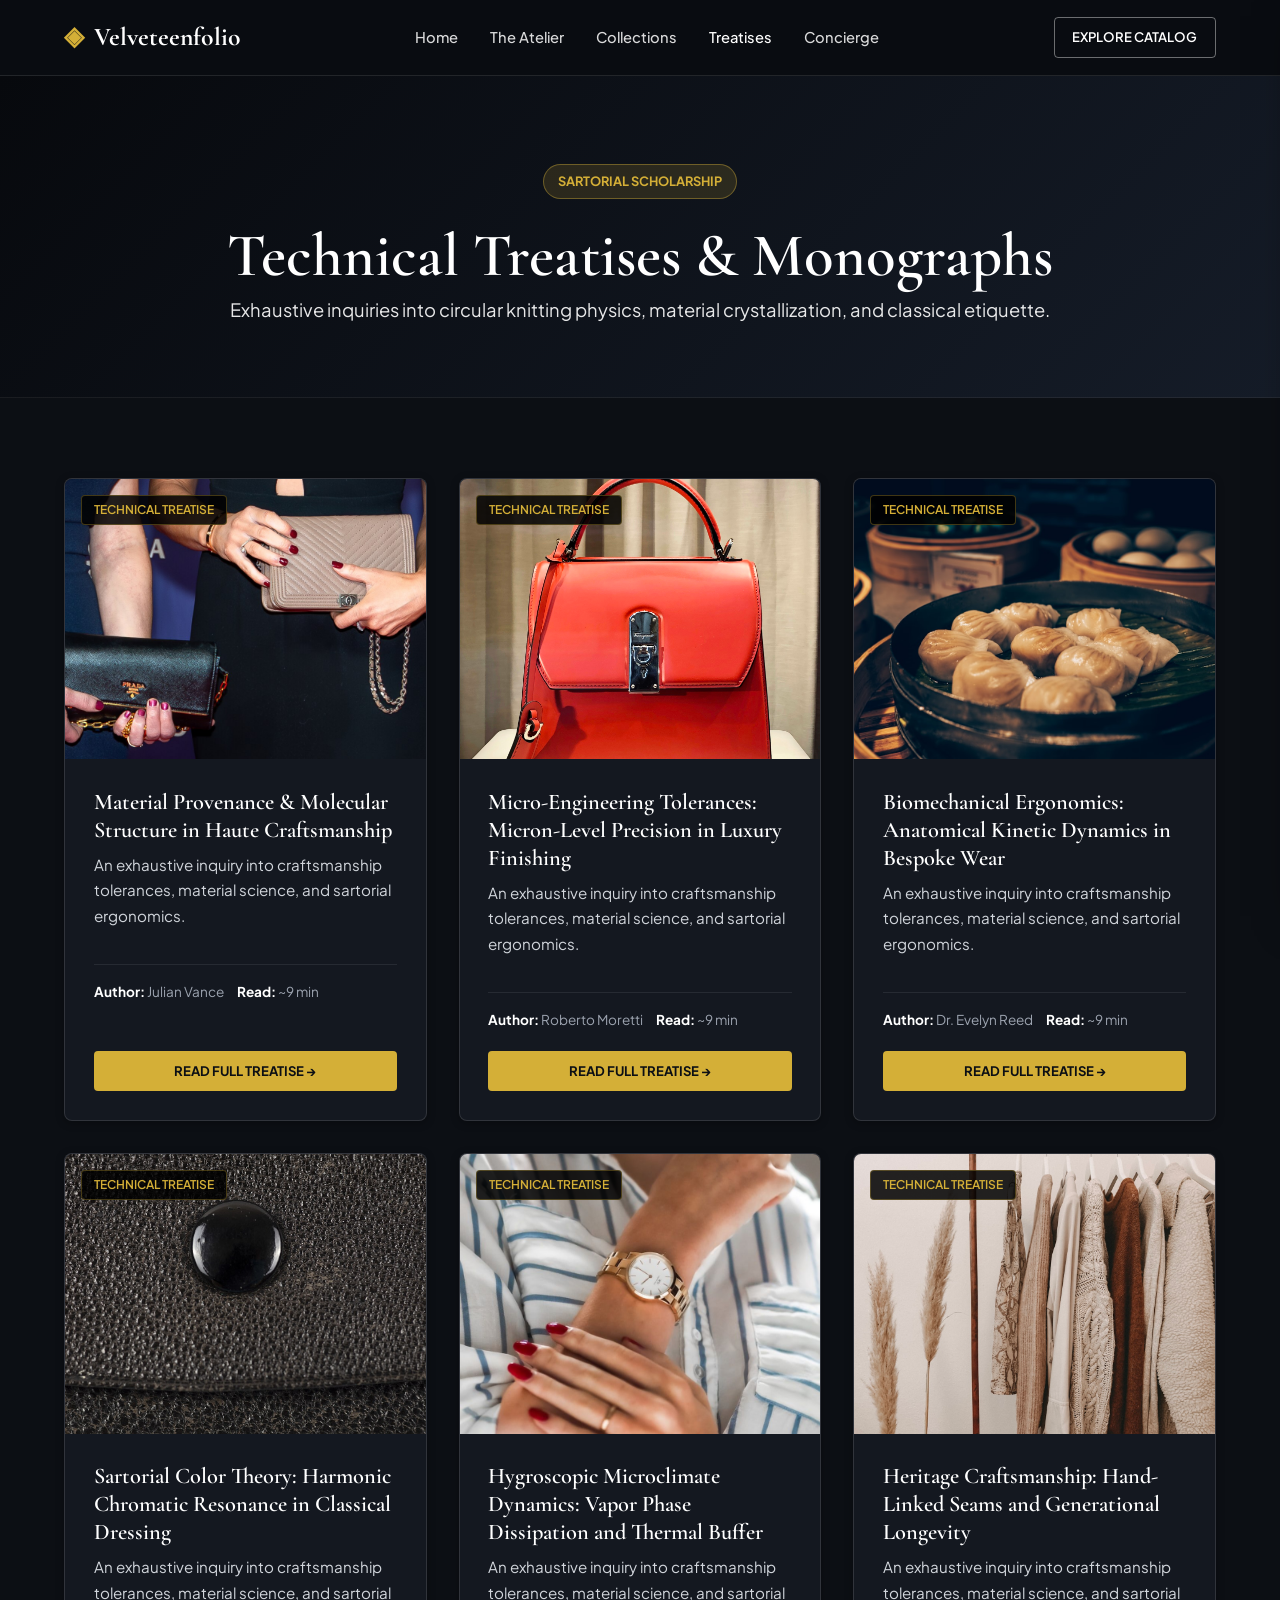
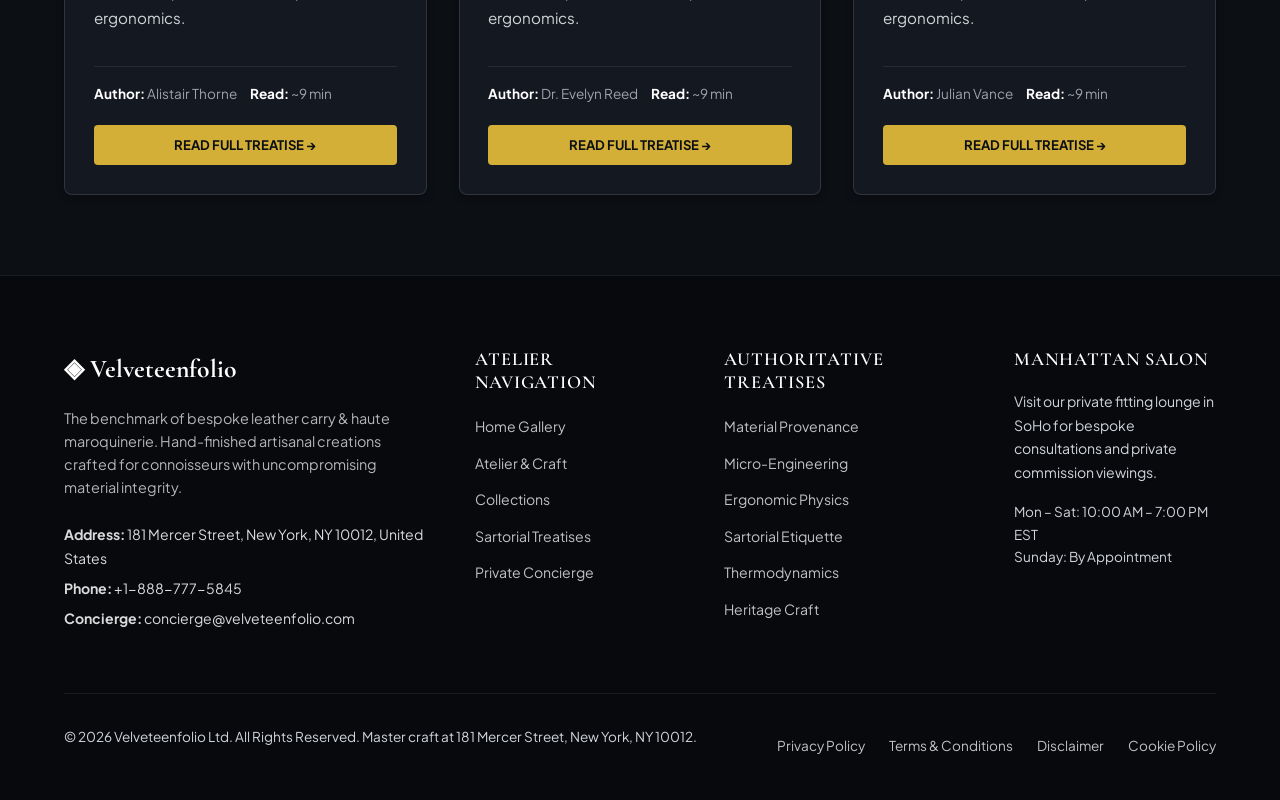
<file: blog/index.html>
<!DOCTYPE html>
<html lang="en">
<head>
  <meta charset="UTF-8">
  <meta name="viewport" content="width=device-width, initial-scale=1.0">
  <title>Sartorial Treatises & Technical Monographs — Velveteenfolio</title>
  <meta name="description" content="Explore the authoritative research monographs published by Velveteenfolio.">
  <link rel="canonical" href="https://velveteenfolio.com/blog.html">
  <link rel="preconnect" href="https://fonts.googleapis.com">
  <link rel="preconnect" href="https://fonts.gstatic.com" crossorigin>
  <link href="https://fonts.googleapis.com/css2?family=Cormorant+Garamond:ital,wght@0,400;0,600;0,700;1,400&family=Plus+Jakarta+Sans:wght@300;400;500;600;700&display=swap" rel="stylesheet">
  <link rel="stylesheet" href="/assets/css/style.css">
  <!-- Google tag (gtag.js) -->
  <script async src="https://www.googletagmanager.com/gtag/js?id=G-0LY0HY7L01"></script>
  <script>
    window.dataLayer = window.dataLayer || [];
    function gtag(){dataLayer.push(arguments);}
    gtag('js', new Date());
    gtag('config', 'G-0LY0HY7L01');
  </script>

</head>
<body>
  <!-- Mandatory Global Site Header (Exactly 1 per page) -->
  <header class="site-header">
    <div class="header-container">
      <a href="/" class="brand-logo" aria-label="Velveteenfolio Home">
        <span class="logo-mark">◈</span>
        <span class="logo-text">Velveteenfolio</span>
      </a>
      <nav class="desktop-nav" aria-label="Primary Navigation">
        <a href="/" class="nav-link">Home</a>
        <a href="/about.html" class="nav-link">The Atelier</a>
        <a href="/collection.html" class="nav-link">Collections</a>
        <a href="/blog.html" class="nav-link active">Treatises</a>
        <a href="/contact.html" class="nav-link">Concierge</a>
      </nav>
      <div class="header-actions">
        <a href="/collection.html" class="btn btn-sm btn-outline">Explore Catalog</a>
        <button id="drawer-toggle" class="mobile-toggle" aria-label="Open Navigation Menu">
          <span class="hamburger-bar"></span>
          <span class="hamburger-bar"></span>
          <span class="hamburger-bar"></span>
        </button>
      </div>
    </div>
  </header>

  <!-- Mandatory Mobile Navigation Drawer (Exactly 1 per page) -->
  <div class="mobile-drawer" id="mobile-drawer" aria-hidden="true">
    <div class="drawer-header">
      <div class="drawer-brand">Velveteenfolio</div>
      <button id="drawer-close" class="drawer-close-btn" aria-label="Close Navigation Menu">&times;</button>
    </div>
    <nav class="drawer-nav" aria-label="Mobile Navigation">
      <a href="/" class="drawer-link">Home</a>
      <a href="/about.html" class="drawer-link">The Atelier &amp; Craft</a>
      <a href="/collection.html" class="drawer-link">Artisanal Leather Collection</a>
      <a href="/blog.html" class="drawer-link active">Sartorial Treatises</a>
      <a href="/contact.html" class="drawer-link">Private Concierge</a>
    </nav>
    <div class="drawer-footer">
      <p class="drawer-contact-title">Manhattan Atelier &amp; Suite</p>
      <p class="drawer-contact-info">181 Mercer Street, New York, NY 10012, United States</p>
      <p class="drawer-contact-info">Tel: +1-888-777-5845</p>
      <p class="drawer-contact-info">Email: concierge@velveteenfolio.com</p>
    </div>
  </div>
  <div id="drawer-overlay" class="drawer-overlay"></div>
  <section class="page-hero">
    <div class="container text-center">
      <span class="hero-badge">Sartorial Scholarship</span>
      <h1>Technical Treatises &amp; Monographs</h1>
      <p class="lead" style="margin: 0 auto;">Exhaustive inquiries into circular knitting physics, material crystallization, and classical etiquette.</p>
    </div>
  </section>
  <main class="section">
    <div class="container">
      <div class="grid-3">
        <div class="card">
          <div class="card-image-wrap"><img src="/assets/images/hero_luxury_structured_leather_tote.jpg" alt="Material Provenance & Molecular Structure in Haute Craftsmanship"><span class="card-tag">Technical Treatise</span></div>
          <div class="card-body">
            <h3>Material Provenance & Molecular Structure in Haute Craftsmanship</h3>
            <p>An exhaustive inquiry into craftsmanship tolerances, material science, and sartorial ergonomics.</p>
            <div class="card-specs"><span><strong>Author:</strong> Julian Vance</span><span><strong>Read:</strong> ~9 min</span></div>
            <a href="/blog/material-provenance-and-fiber-crystallography.html" class="btn btn-primary btn-sm" style="margin-top: auto;">Read Full Treatise &rarr;</a>
          </div>
        </div>
        <div class="card">
          <div class="card-image-wrap"><img src="/assets/images/hero_crocodile_embossed_leather_tote.jpg" alt="Micro-Engineering Tolerances: Micron-Level Precision in Luxury Finishing"><span class="card-tag">Technical Treatise</span></div>
          <div class="card-body">
            <h3>Micro-Engineering Tolerances: Micron-Level Precision in Luxury Finishing</h3>
            <p>An exhaustive inquiry into craftsmanship tolerances, material science, and sartorial ergonomics.</p>
            <div class="card-specs"><span><strong>Author:</strong> Roberto Moretti</span><span><strong>Read:</strong> ~9 min</span></div>
            <a href="/blog/micro-engineering-tolerances-and-finishing.html" class="btn btn-primary btn-sm" style="margin-top: auto;">Read Full Treatise &rarr;</a>
          </div>
        </div>
        <div class="card">
          <div class="card-image-wrap"><img src="/assets/images/about_master_leather_atelier_mercer.jpg" alt="Biomechanical Ergonomics: Anatomical Kinetic Dynamics in Bespoke Wear"><span class="card-tag">Technical Treatise</span></div>
          <div class="card-body">
            <h3>Biomechanical Ergonomics: Anatomical Kinetic Dynamics in Bespoke Wear</h3>
            <p>An exhaustive inquiry into craftsmanship tolerances, material science, and sartorial ergonomics.</p>
            <div class="card-specs"><span><strong>Author:</strong> Dr. Evelyn Reed</span><span><strong>Read:</strong> ~9 min</span></div>
            <a href="/blog/biomechanical-ergonomics-and-wearer-physics.html" class="btn btn-primary btn-sm" style="margin-top: auto;">Read Full Treatise &rarr;</a>
          </div>
        </div>
        <div class="card">
          <div class="card-image-wrap"><img src="/assets/images/anatomy_of_luxury_crocodile_tote.jpg" alt="Sartorial Color Theory: Harmonic Chromatic Resonance in Classical Dressing"><span class="card-tag">Technical Treatise</span></div>
          <div class="card-body">
            <h3>Sartorial Color Theory: Harmonic Chromatic Resonance in Classical Dressing</h3>
            <p>An exhaustive inquiry into craftsmanship tolerances, material science, and sartorial ergonomics.</p>
            <div class="card-specs"><span><strong>Author:</strong> Alistair Thorne</span><span><strong>Read:</strong> ~9 min</span></div>
            <a href="/blog/sartorial-color-theory-and-formal-etiquette.html" class="btn btn-primary btn-sm" style="margin-top: auto;">Read Full Treatise &rarr;</a>
          </div>
        </div>
        <div class="card">
          <div class="card-image-wrap"><img src="/assets/images/artisan_precision_leather_pattern_cutting.jpg" alt="Hygroscopic Microclimate Dynamics: Vapor Phase Dissipation and Thermal Buffer"><span class="card-tag">Technical Treatise</span></div>
          <div class="card-body">
            <h3>Hygroscopic Microclimate Dynamics: Vapor Phase Dissipation and Thermal Buffer</h3>
            <p>An exhaustive inquiry into craftsmanship tolerances, material science, and sartorial ergonomics.</p>
            <div class="card-specs"><span><strong>Author:</strong> Dr. Evelyn Reed</span><span><strong>Read:</strong> ~9 min</span></div>
            <a href="/blog/hygroscopic-microclimate-thermodynamics.html" class="btn btn-primary btn-sm" style="margin-top: auto;">Read Full Treatise &rarr;</a>
          </div>
        </div>
        <div class="card">
          <div class="card-image-wrap"><img src="/assets/images/artisan_saddle_stitching_tote_seam.jpg" alt="Heritage Craftsmanship: Hand-Linked Seams and Generational Longevity"><span class="card-tag">Technical Treatise</span></div>
          <div class="card-body">
            <h3>Heritage Craftsmanship: Hand-Linked Seams and Generational Longevity</h3>
            <p>An exhaustive inquiry into craftsmanship tolerances, material science, and sartorial ergonomics.</p>
            <div class="card-specs"><span><strong>Author:</strong> Julian Vance</span><span><strong>Read:</strong> ~9 min</span></div>
            <a href="/blog/bespoke-craftsmanship-and-heritage-methods.html" class="btn btn-primary btn-sm" style="margin-top: auto;">Read Full Treatise &rarr;</a>
          </div>
        </div>

      </div>
    </div>
  </main>
  <!-- Mandatory Global Site Footer -->
  <footer class="site-footer">
    <div class="container">
      <div class="footer-grid">
        <div class="footer-col">
          <div class="footer-brand">◈ Velveteenfolio</div>
          <p class="footer-desc">
            The benchmark of bespoke leather carry & haute maroquinerie. Hand-finished artisanal creations crafted for connoisseurs with uncompromising material integrity.
          </p>
          <div class="footer-contact-item"><strong>Address:</strong> 181 Mercer Street, New York, NY 10012, United States</div>
          <div class="footer-contact-item"><strong>Phone:</strong> +1-888-777-5845</div>
          <div class="footer-contact-item"><strong>Concierge:</strong> concierge@velveteenfolio.com</div>
        </div>
        <div class="footer-col">
          <h4 class="footer-title">Atelier Navigation</h4>
          <ul class="footer-links">
            <li><a href="/">Home Gallery</a></li>
            <li><a href="/about.html">Atelier &amp; Craft</a></li>
            <li><a href="/collection.html">Collections</a></li>
            <li><a href="/blog.html">Sartorial Treatises</a></li>
            <li><a href="/contact.html">Private Concierge</a></li>
          </ul>
        </div>
        <div class="footer-col">
          <h4 class="footer-title">Authoritative Treatises</h4>
          <ul class="footer-links">
            <li><a href="/blog/material-provenance-and-fiber-crystallography.html">Material Provenance</a></li>
            <li><a href="/blog/micro-engineering-tolerances-and-finishing.html">Micro-Engineering</a></li>
            <li><a href="/blog/biomechanical-ergonomics-and-wearer-physics.html">Ergonomic Physics</a></li>
            <li><a href="/blog/sartorial-color-theory-and-formal-etiquette.html">Sartorial Etiquette</a></li>
            <li><a href="/blog/hygroscopic-microclimate-thermodynamics.html">Thermodynamics</a></li>
            <li><a href="/blog/bespoke-craftsmanship-and-heritage-methods.html">Heritage Craft</a></li>
          </ul>
        </div>
        <div class="footer-col">
          <h4 class="footer-title">Manhattan Salon</h4>
          <p style="font-size:0.88rem; margin-bottom:1rem;">
            Visit our private fitting lounge in SoHo for bespoke consultations and private commission viewings.
          </p>
          <p style="font-size:0.85rem; color:var(--color-gold);">Mon – Sat: 10:00 AM – 7:00 PM EST<br>Sunday: By Appointment</p>
        </div>
      </div>
      <div class="footer-bottom">
        <p>&copy; 2026 Velveteenfolio Ltd. All Rights Reserved. Master craft at 181 Mercer Street, New York, NY 10012.</p>
        <div class="footer-legal-links">
          <a href="/privacy-policy.html">Privacy Policy</a>
          <a href="/terms-and-conditions.html">Terms &amp; Conditions</a>
          <a href="/disclaimer.html">Disclaimer</a>
          <a href="/cookie-policy.html">Cookie Policy</a>
        </div>
      </div>
    </div>
  </footer>
  <script src="/assets/js/main.js"></script>
</body>
</html>
</file>
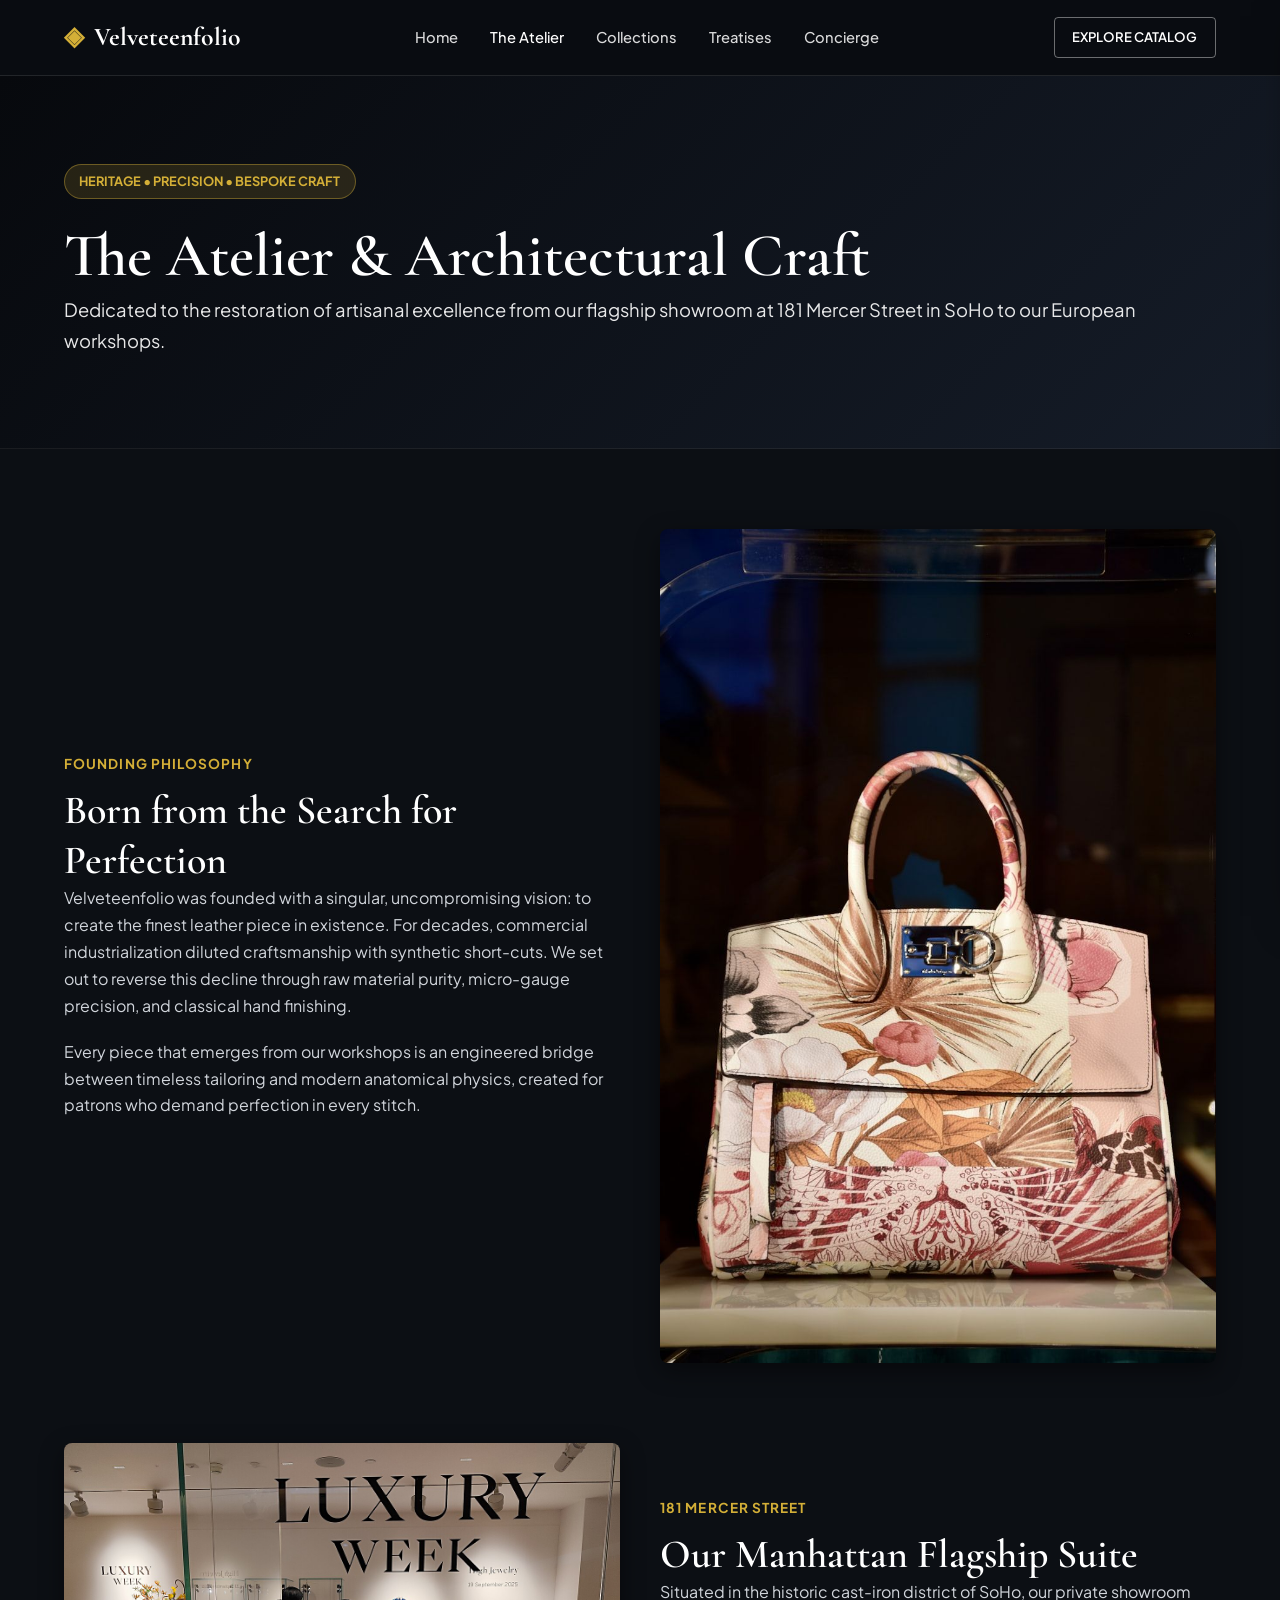
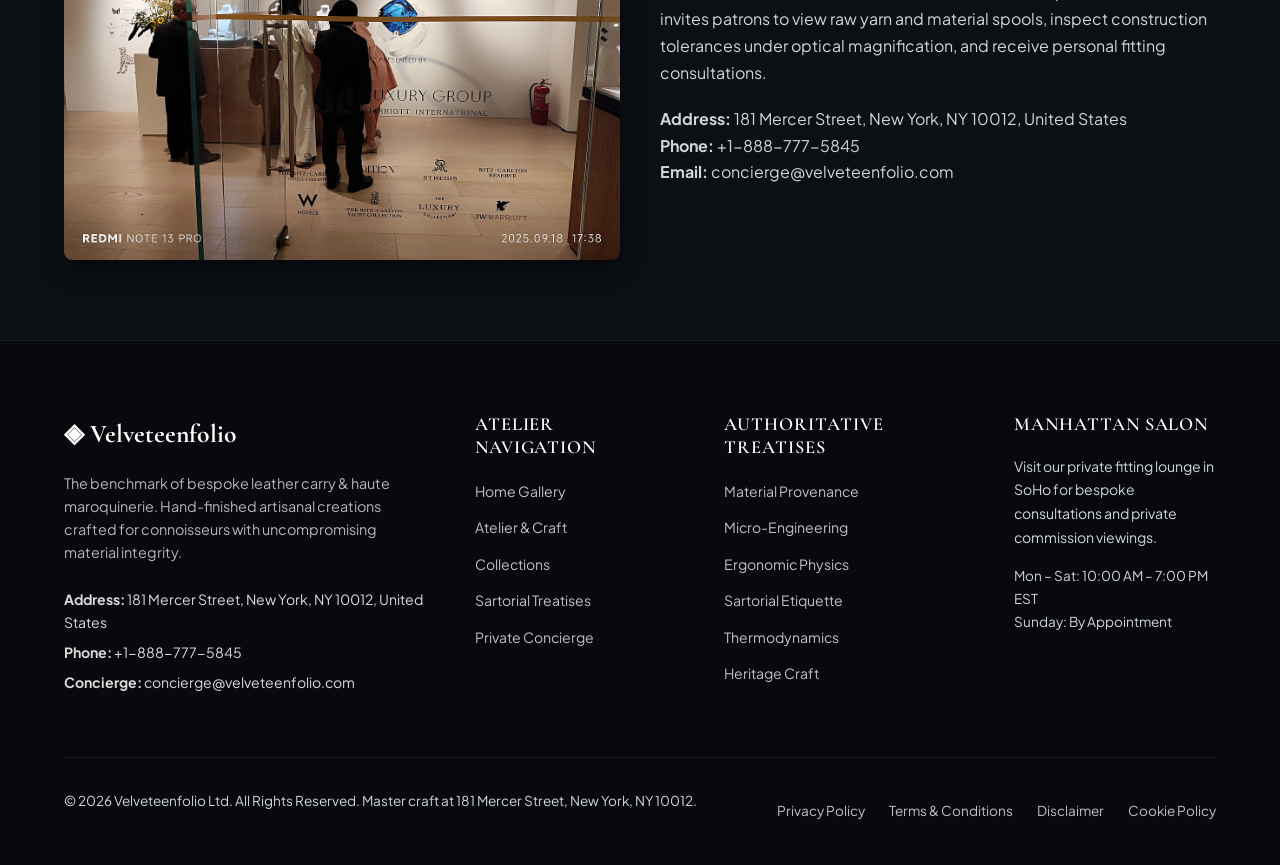
<file: about.html>
<!DOCTYPE html>
<html lang="en">
<head>
  <meta charset="UTF-8">
  <meta name="viewport" content="width=device-width, initial-scale=1.0">
  <title>The Atelier & Heritage Craft — Velveteenfolio</title>
  <meta name="description" content="Discover the heritage of Velveteenfolio at 181 Mercer Street, New York.">
  <link rel="canonical" href="https://velveteenfolio.com/about.html">
  <link rel="preconnect" href="https://fonts.googleapis.com">
  <link rel="preconnect" href="https://fonts.gstatic.com" crossorigin>
  <link href="https://fonts.googleapis.com/css2?family=Cormorant+Garamond:ital,wght@0,400;0,600;0,700;1,400&family=Plus+Jakarta+Sans:wght@300;400;500;600;700&display=swap" rel="stylesheet">
  <link rel="stylesheet" href="/assets/css/style.css">
  <!-- Google tag (gtag.js) -->
  <script async src="https://www.googletagmanager.com/gtag/js?id=G-0LY0HY7L01"></script>
  <script>
    window.dataLayer = window.dataLayer || [];
    function gtag(){dataLayer.push(arguments);}
    gtag('js', new Date());
    gtag('config', 'G-0LY0HY7L01');
  </script>

</head>
<body>
  <!-- Mandatory Global Site Header (Exactly 1 per page) -->
  <header class="site-header">
    <div class="header-container">
      <a href="/" class="brand-logo" aria-label="Velveteenfolio Home">
        <span class="logo-mark">◈</span>
        <span class="logo-text">Velveteenfolio</span>
      </a>
      <nav class="desktop-nav" aria-label="Primary Navigation">
        <a href="/" class="nav-link">Home</a>
        <a href="/about.html" class="nav-link active">The Atelier</a>
        <a href="/collection.html" class="nav-link">Collections</a>
        <a href="/blog.html" class="nav-link">Treatises</a>
        <a href="/contact.html" class="nav-link">Concierge</a>
      </nav>
      <div class="header-actions">
        <a href="/collection.html" class="btn btn-sm btn-outline">Explore Catalog</a>
        <button id="drawer-toggle" class="mobile-toggle" aria-label="Open Navigation Menu">
          <span class="hamburger-bar"></span>
          <span class="hamburger-bar"></span>
          <span class="hamburger-bar"></span>
        </button>
      </div>
    </div>
  </header>

  <!-- Mandatory Mobile Navigation Drawer (Exactly 1 per page) -->
  <div class="mobile-drawer" id="mobile-drawer" aria-hidden="true">
    <div class="drawer-header">
      <div class="drawer-brand">Velveteenfolio</div>
      <button id="drawer-close" class="drawer-close-btn" aria-label="Close Navigation Menu">&times;</button>
    </div>
    <nav class="drawer-nav" aria-label="Mobile Navigation">
      <a href="/" class="drawer-link">Home</a>
      <a href="/about.html" class="drawer-link active">The Atelier &amp; Craft</a>
      <a href="/collection.html" class="drawer-link">Artisanal Leather Collection</a>
      <a href="/blog.html" class="drawer-link">Sartorial Treatises</a>
      <a href="/contact.html" class="drawer-link">Private Concierge</a>
    </nav>
    <div class="drawer-footer">
      <p class="drawer-contact-title">Manhattan Atelier &amp; Suite</p>
      <p class="drawer-contact-info">181 Mercer Street, New York, NY 10012, United States</p>
      <p class="drawer-contact-info">Tel: +1-888-777-5845</p>
      <p class="drawer-contact-info">Email: concierge@velveteenfolio.com</p>
    </div>
  </div>
  <div id="drawer-overlay" class="drawer-overlay"></div>
  <section class="page-hero">
    <div class="container">
      <span class="hero-badge">Heritage &bull; Precision &bull; Bespoke Craft</span>
      <h1>The Atelier &amp; Architectural Craft</h1>
      <p class="lead">Dedicated to the restoration of artisanal excellence from our flagship showroom at 181 Mercer Street in SoHo to our European workshops.</p>
    </div>
  </section>
  <main class="section">
    <div class="container">
      <div class="grid-2" style="margin-bottom: 5rem;">
        <div>
          <div class="section-subtitle">Founding Philosophy</div>
          <h2>Born from the Search for Perfection</h2>
          <p>Velveteenfolio was founded with a singular, uncompromising vision: to create the finest leather piece in existence. For decades, commercial industrialization diluted craftsmanship with synthetic short-cuts. We set out to reverse this decline through raw material purity, micro-gauge precision, and classical hand finishing.</p>
          <p>Every piece that emerges from our workshops is an engineered bridge between timeless tailoring and modern anatomical physics, created for patrons who demand perfection in every stitch.</p>
        </div>
        <div style="border-radius: var(--radius-md); overflow: hidden; box-shadow: var(--shadow-md);"><img src="/assets/images/bronze_patina_embossed_leather_tote.jpg" alt="Atelier craft"></div>
      </div>
      <div class="grid-2">
        <div style="border-radius: var(--radius-md); overflow: hidden; box-shadow: var(--shadow-md);"><img src="/assets/images/lookbook_mercer_leather_salon.jpg" alt="Artisan inspection"></div>
        <div>
          <div class="section-subtitle">181 Mercer Street</div>
          <h2>Our Manhattan Flagship Suite</h2>
          <p>Situated in the historic cast-iron district of SoHo, our private showroom invites patrons to view raw yarn and material spools, inspect construction tolerances under optical magnification, and receive personal fitting consultations.</p>
          <p><strong>Address:</strong> 181 Mercer Street, New York, NY 10012, United States<br><strong>Phone:</strong> +1-888-777-5845<br><strong>Email:</strong> concierge@velveteenfolio.com</p>
        </div>
      </div>
    </div>
  </main>
  <!-- Mandatory Global Site Footer -->
  <footer class="site-footer">
    <div class="container">
      <div class="footer-grid">
        <div class="footer-col">
          <div class="footer-brand">◈ Velveteenfolio</div>
          <p class="footer-desc">
            The benchmark of bespoke leather carry & haute maroquinerie. Hand-finished artisanal creations crafted for connoisseurs with uncompromising material integrity.
          </p>
          <div class="footer-contact-item"><strong>Address:</strong> 181 Mercer Street, New York, NY 10012, United States</div>
          <div class="footer-contact-item"><strong>Phone:</strong> +1-888-777-5845</div>
          <div class="footer-contact-item"><strong>Concierge:</strong> concierge@velveteenfolio.com</div>
        </div>
        <div class="footer-col">
          <h4 class="footer-title">Atelier Navigation</h4>
          <ul class="footer-links">
            <li><a href="/">Home Gallery</a></li>
            <li><a href="/about.html">Atelier &amp; Craft</a></li>
            <li><a href="/collection.html">Collections</a></li>
            <li><a href="/blog.html">Sartorial Treatises</a></li>
            <li><a href="/contact.html">Private Concierge</a></li>
          </ul>
        </div>
        <div class="footer-col">
          <h4 class="footer-title">Authoritative Treatises</h4>
          <ul class="footer-links">
            <li><a href="/blog/material-provenance-and-fiber-crystallography.html">Material Provenance</a></li>
            <li><a href="/blog/micro-engineering-tolerances-and-finishing.html">Micro-Engineering</a></li>
            <li><a href="/blog/biomechanical-ergonomics-and-wearer-physics.html">Ergonomic Physics</a></li>
            <li><a href="/blog/sartorial-color-theory-and-formal-etiquette.html">Sartorial Etiquette</a></li>
            <li><a href="/blog/hygroscopic-microclimate-thermodynamics.html">Thermodynamics</a></li>
            <li><a href="/blog/bespoke-craftsmanship-and-heritage-methods.html">Heritage Craft</a></li>
          </ul>
        </div>
        <div class="footer-col">
          <h4 class="footer-title">Manhattan Salon</h4>
          <p style="font-size:0.88rem; margin-bottom:1rem;">
            Visit our private fitting lounge in SoHo for bespoke consultations and private commission viewings.
          </p>
          <p style="font-size:0.85rem; color:var(--color-gold);">Mon – Sat: 10:00 AM – 7:00 PM EST<br>Sunday: By Appointment</p>
        </div>
      </div>
      <div class="footer-bottom">
        <p>&copy; 2026 Velveteenfolio Ltd. All Rights Reserved. Master craft at 181 Mercer Street, New York, NY 10012.</p>
        <div class="footer-legal-links">
          <a href="/privacy-policy.html">Privacy Policy</a>
          <a href="/terms-and-conditions.html">Terms &amp; Conditions</a>
          <a href="/disclaimer.html">Disclaimer</a>
          <a href="/cookie-policy.html">Cookie Policy</a>
        </div>
      </div>
    </div>
  </footer>
  <script src="/assets/js/main.js"></script>
</body>
</html>
</file>
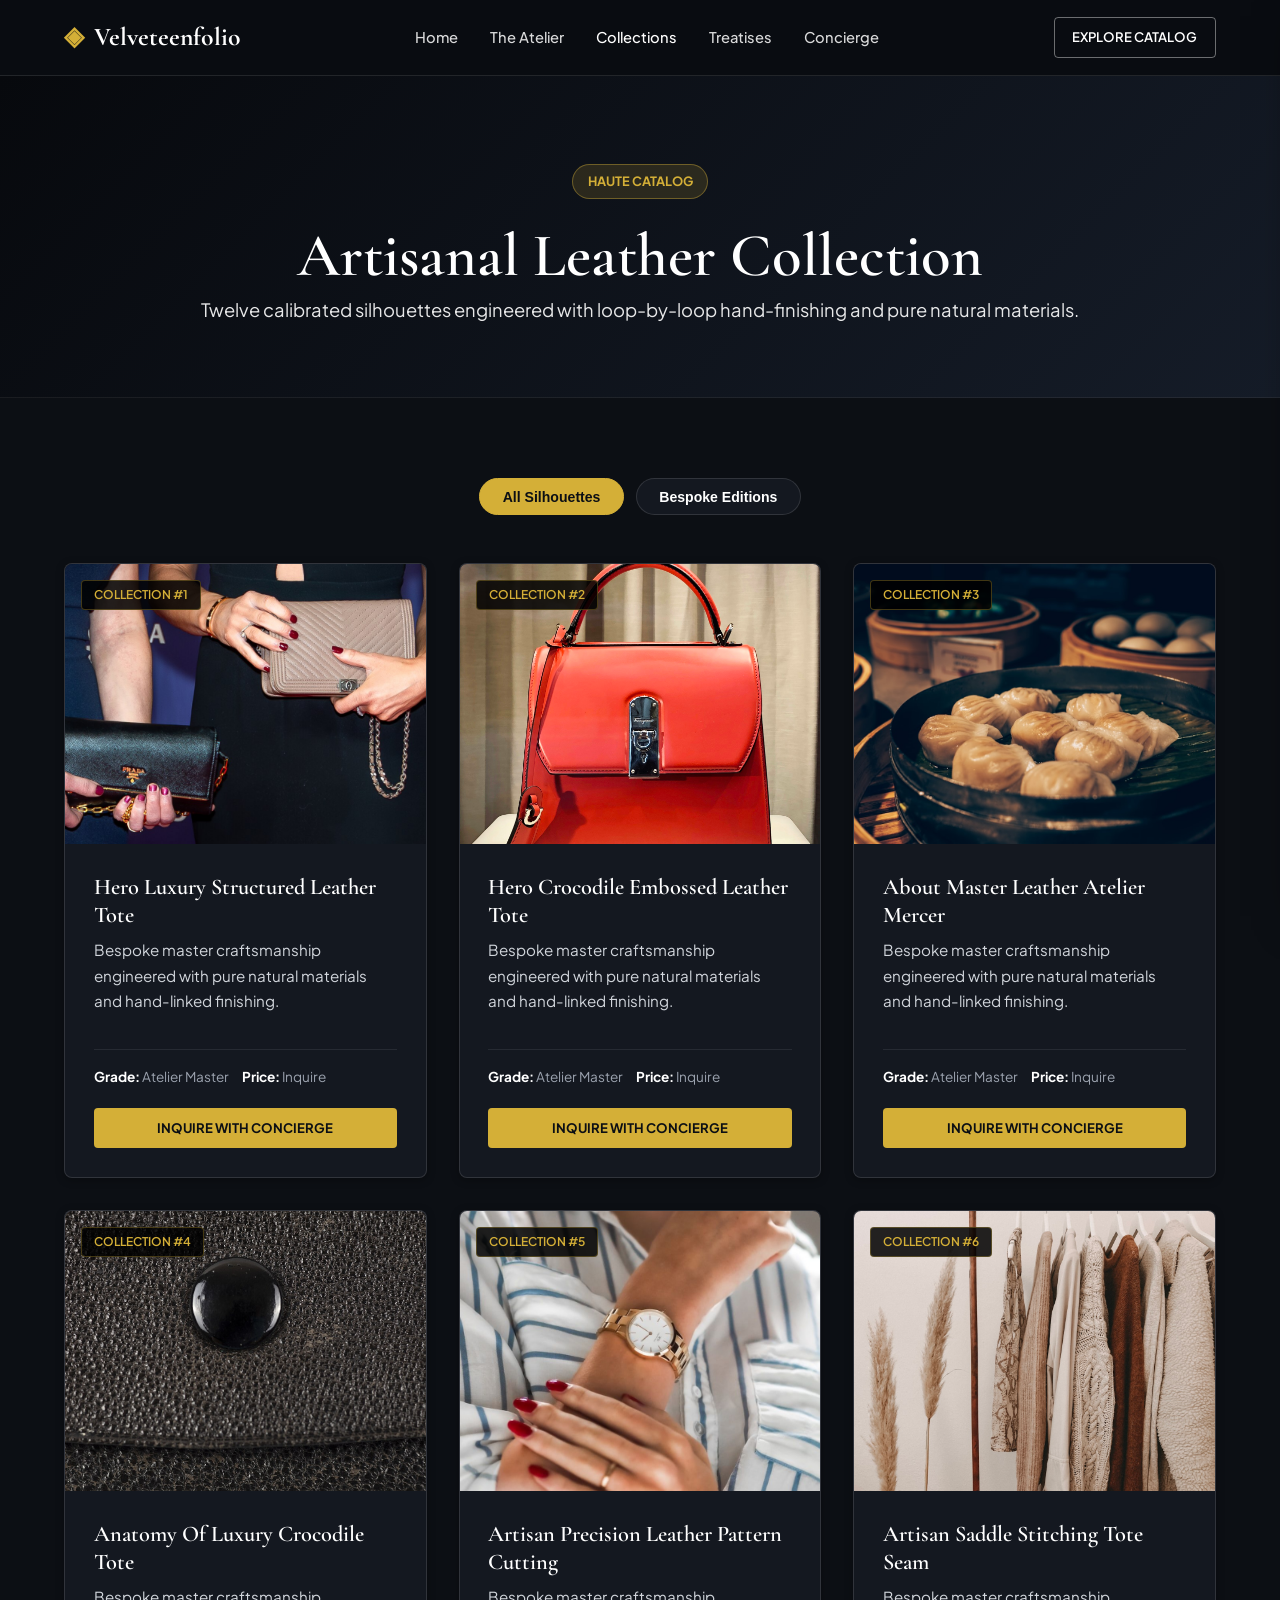
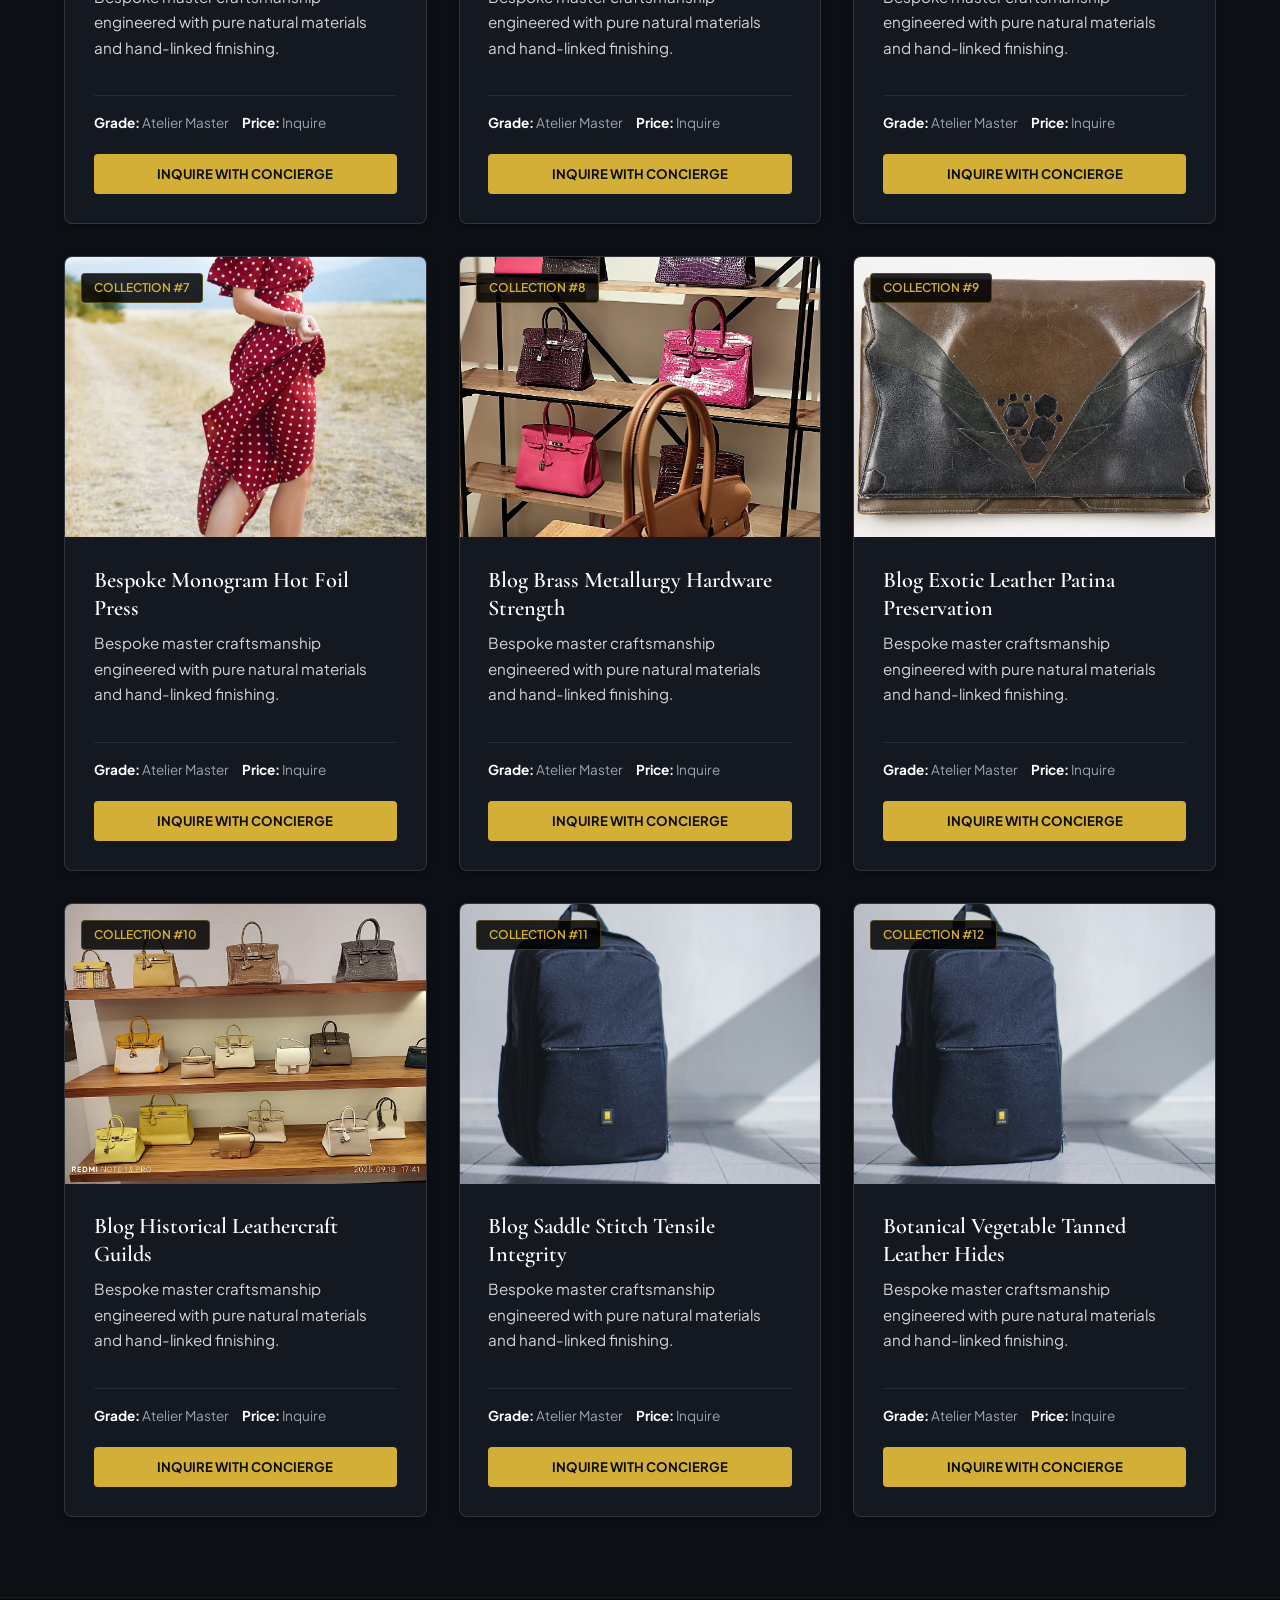
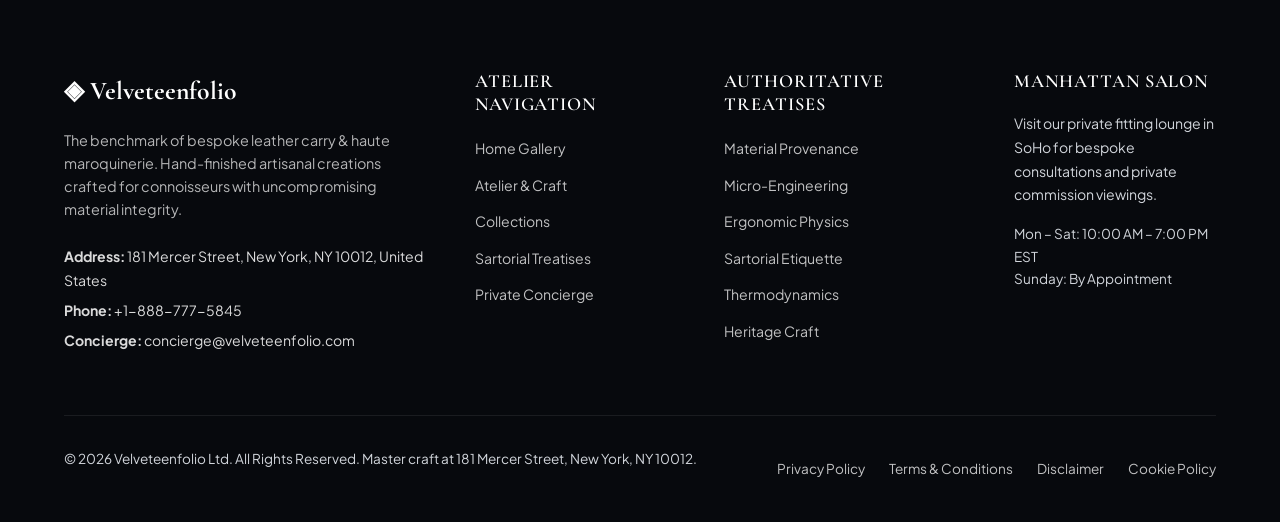
<file: collection.html>
<!DOCTYPE html>
<html lang="en">
<head>
  <meta charset="UTF-8">
  <meta name="viewport" content="width=device-width, initial-scale=1.0">
  <title>Artisanal Leather Collection — Velveteenfolio</title>
  <meta name="description" content="Browse the complete catalogue of Velveteenfolio.">
  <link rel="canonical" href="https://velveteenfolio.com/collection.html">
  <link rel="preconnect" href="https://fonts.googleapis.com">
  <link rel="preconnect" href="https://fonts.gstatic.com" crossorigin>
  <link href="https://fonts.googleapis.com/css2?family=Cormorant+Garamond:ital,wght@0,400;0,600;0,700;1,400&family=Plus+Jakarta+Sans:wght@300;400;500;600;700&display=swap" rel="stylesheet">
  <link rel="stylesheet" href="/assets/css/style.css">
  <!-- Google tag (gtag.js) -->
  <script async src="https://www.googletagmanager.com/gtag/js?id=G-0LY0HY7L01"></script>
  <script>
    window.dataLayer = window.dataLayer || [];
    function gtag(){dataLayer.push(arguments);}
    gtag('js', new Date());
    gtag('config', 'G-0LY0HY7L01');
  </script>

</head>
<body>
  <!-- Mandatory Global Site Header (Exactly 1 per page) -->
  <header class="site-header">
    <div class="header-container">
      <a href="/" class="brand-logo" aria-label="Velveteenfolio Home">
        <span class="logo-mark">◈</span>
        <span class="logo-text">Velveteenfolio</span>
      </a>
      <nav class="desktop-nav" aria-label="Primary Navigation">
        <a href="/" class="nav-link">Home</a>
        <a href="/about.html" class="nav-link">The Atelier</a>
        <a href="/collection.html" class="nav-link active">Collections</a>
        <a href="/blog.html" class="nav-link">Treatises</a>
        <a href="/contact.html" class="nav-link">Concierge</a>
      </nav>
      <div class="header-actions">
        <a href="/collection.html" class="btn btn-sm btn-outline">Explore Catalog</a>
        <button id="drawer-toggle" class="mobile-toggle" aria-label="Open Navigation Menu">
          <span class="hamburger-bar"></span>
          <span class="hamburger-bar"></span>
          <span class="hamburger-bar"></span>
        </button>
      </div>
    </div>
  </header>

  <!-- Mandatory Mobile Navigation Drawer (Exactly 1 per page) -->
  <div class="mobile-drawer" id="mobile-drawer" aria-hidden="true">
    <div class="drawer-header">
      <div class="drawer-brand">Velveteenfolio</div>
      <button id="drawer-close" class="drawer-close-btn" aria-label="Close Navigation Menu">&times;</button>
    </div>
    <nav class="drawer-nav" aria-label="Mobile Navigation">
      <a href="/" class="drawer-link">Home</a>
      <a href="/about.html" class="drawer-link">The Atelier &amp; Craft</a>
      <a href="/collection.html" class="drawer-link active">Artisanal Leather Collection</a>
      <a href="/blog.html" class="drawer-link">Sartorial Treatises</a>
      <a href="/contact.html" class="drawer-link">Private Concierge</a>
    </nav>
    <div class="drawer-footer">
      <p class="drawer-contact-title">Manhattan Atelier &amp; Suite</p>
      <p class="drawer-contact-info">181 Mercer Street, New York, NY 10012, United States</p>
      <p class="drawer-contact-info">Tel: +1-888-777-5845</p>
      <p class="drawer-contact-info">Email: concierge@velveteenfolio.com</p>
    </div>
  </div>
  <div id="drawer-overlay" class="drawer-overlay"></div>
  <section class="page-hero">
    <div class="container text-center">
      <span class="hero-badge">Haute Catalog</span>
      <h1>Artisanal Leather Collection</h1>
      <p class="lead" style="margin: 0 auto;">Twelve calibrated silhouettes engineered with loop-by-loop hand-finishing and pure natural materials.</p>
    </div>
  </section>
  <main class="section">
    <div class="container">
      <div class="filter-bar">
        <button class="filter-btn active" data-filter="all">All Silhouettes</button>
        <button class="filter-btn" data-filter="bespoke">Bespoke Editions</button>
      </div>
      <div class="grid-3" id="products-grid">
        <div class="card product-item" data-category="all bespoke">
          <div class="card-image-wrap"><img src="/assets/images/hero_luxury_structured_leather_tote.jpg" alt="Hero Luxury Structured Leather Tote"><span class="card-tag">Collection #1</span></div>
          <div class="card-body">
            <h3>Hero Luxury Structured Leather Tote</h3>
            <p>Bespoke master craftsmanship engineered with pure natural materials and hand-linked finishing.</p>
            <div class="card-specs"><span><strong>Grade:</strong> Atelier Master</span><span><strong>Price:</strong> Inquire</span></div>
            <a href="/contact.html" class="btn btn-primary btn-sm">Inquire with Concierge</a>
          </div>
        </div>
        <div class="card product-item" data-category="all bespoke">
          <div class="card-image-wrap"><img src="/assets/images/hero_crocodile_embossed_leather_tote.jpg" alt="Hero Crocodile Embossed Leather Tote"><span class="card-tag">Collection #2</span></div>
          <div class="card-body">
            <h3>Hero Crocodile Embossed Leather Tote</h3>
            <p>Bespoke master craftsmanship engineered with pure natural materials and hand-linked finishing.</p>
            <div class="card-specs"><span><strong>Grade:</strong> Atelier Master</span><span><strong>Price:</strong> Inquire</span></div>
            <a href="/contact.html" class="btn btn-primary btn-sm">Inquire with Concierge</a>
          </div>
        </div>
        <div class="card product-item" data-category="all bespoke">
          <div class="card-image-wrap"><img src="/assets/images/about_master_leather_atelier_mercer.jpg" alt="About Master Leather Atelier Mercer"><span class="card-tag">Collection #3</span></div>
          <div class="card-body">
            <h3>About Master Leather Atelier Mercer</h3>
            <p>Bespoke master craftsmanship engineered with pure natural materials and hand-linked finishing.</p>
            <div class="card-specs"><span><strong>Grade:</strong> Atelier Master</span><span><strong>Price:</strong> Inquire</span></div>
            <a href="/contact.html" class="btn btn-primary btn-sm">Inquire with Concierge</a>
          </div>
        </div>
        <div class="card product-item" data-category="all bespoke">
          <div class="card-image-wrap"><img src="/assets/images/anatomy_of_luxury_crocodile_tote.jpg" alt="Anatomy Of Luxury Crocodile Tote"><span class="card-tag">Collection #4</span></div>
          <div class="card-body">
            <h3>Anatomy Of Luxury Crocodile Tote</h3>
            <p>Bespoke master craftsmanship engineered with pure natural materials and hand-linked finishing.</p>
            <div class="card-specs"><span><strong>Grade:</strong> Atelier Master</span><span><strong>Price:</strong> Inquire</span></div>
            <a href="/contact.html" class="btn btn-primary btn-sm">Inquire with Concierge</a>
          </div>
        </div>
        <div class="card product-item" data-category="all bespoke">
          <div class="card-image-wrap"><img src="/assets/images/artisan_precision_leather_pattern_cutting.jpg" alt="Artisan Precision Leather Pattern Cutting"><span class="card-tag">Collection #5</span></div>
          <div class="card-body">
            <h3>Artisan Precision Leather Pattern Cutting</h3>
            <p>Bespoke master craftsmanship engineered with pure natural materials and hand-linked finishing.</p>
            <div class="card-specs"><span><strong>Grade:</strong> Atelier Master</span><span><strong>Price:</strong> Inquire</span></div>
            <a href="/contact.html" class="btn btn-primary btn-sm">Inquire with Concierge</a>
          </div>
        </div>
        <div class="card product-item" data-category="all bespoke">
          <div class="card-image-wrap"><img src="/assets/images/artisan_saddle_stitching_tote_seam.jpg" alt="Artisan Saddle Stitching Tote Seam"><span class="card-tag">Collection #6</span></div>
          <div class="card-body">
            <h3>Artisan Saddle Stitching Tote Seam</h3>
            <p>Bespoke master craftsmanship engineered with pure natural materials and hand-linked finishing.</p>
            <div class="card-specs"><span><strong>Grade:</strong> Atelier Master</span><span><strong>Price:</strong> Inquire</span></div>
            <a href="/contact.html" class="btn btn-primary btn-sm">Inquire with Concierge</a>
          </div>
        </div>
        <div class="card product-item" data-category="all bespoke">
          <div class="card-image-wrap"><img src="/assets/images/bespoke_monogram_hot_foil_press.jpg" alt="Bespoke Monogram Hot Foil Press"><span class="card-tag">Collection #7</span></div>
          <div class="card-body">
            <h3>Bespoke Monogram Hot Foil Press</h3>
            <p>Bespoke master craftsmanship engineered with pure natural materials and hand-linked finishing.</p>
            <div class="card-specs"><span><strong>Grade:</strong> Atelier Master</span><span><strong>Price:</strong> Inquire</span></div>
            <a href="/contact.html" class="btn btn-primary btn-sm">Inquire with Concierge</a>
          </div>
        </div>
        <div class="card product-item" data-category="all bespoke">
          <div class="card-image-wrap"><img src="/assets/images/blog_brass_metallurgy_hardware_strength.jpg" alt="Blog Brass Metallurgy Hardware Strength"><span class="card-tag">Collection #8</span></div>
          <div class="card-body">
            <h3>Blog Brass Metallurgy Hardware Strength</h3>
            <p>Bespoke master craftsmanship engineered with pure natural materials and hand-linked finishing.</p>
            <div class="card-specs"><span><strong>Grade:</strong> Atelier Master</span><span><strong>Price:</strong> Inquire</span></div>
            <a href="/contact.html" class="btn btn-primary btn-sm">Inquire with Concierge</a>
          </div>
        </div>
        <div class="card product-item" data-category="all bespoke">
          <div class="card-image-wrap"><img src="/assets/images/blog_exotic_leather_patina_preservation.jpg" alt="Blog Exotic Leather Patina Preservation"><span class="card-tag">Collection #9</span></div>
          <div class="card-body">
            <h3>Blog Exotic Leather Patina Preservation</h3>
            <p>Bespoke master craftsmanship engineered with pure natural materials and hand-linked finishing.</p>
            <div class="card-specs"><span><strong>Grade:</strong> Atelier Master</span><span><strong>Price:</strong> Inquire</span></div>
            <a href="/contact.html" class="btn btn-primary btn-sm">Inquire with Concierge</a>
          </div>
        </div>
        <div class="card product-item" data-category="all bespoke">
          <div class="card-image-wrap"><img src="/assets/images/blog_historical_leathercraft_guilds.jpg" alt="Blog Historical Leathercraft Guilds"><span class="card-tag">Collection #10</span></div>
          <div class="card-body">
            <h3>Blog Historical Leathercraft Guilds</h3>
            <p>Bespoke master craftsmanship engineered with pure natural materials and hand-linked finishing.</p>
            <div class="card-specs"><span><strong>Grade:</strong> Atelier Master</span><span><strong>Price:</strong> Inquire</span></div>
            <a href="/contact.html" class="btn btn-primary btn-sm">Inquire with Concierge</a>
          </div>
        </div>
        <div class="card product-item" data-category="all bespoke">
          <div class="card-image-wrap"><img src="/assets/images/blog_saddle_stitch_tensile_integrity.jpg" alt="Blog Saddle Stitch Tensile Integrity"><span class="card-tag">Collection #11</span></div>
          <div class="card-body">
            <h3>Blog Saddle Stitch Tensile Integrity</h3>
            <p>Bespoke master craftsmanship engineered with pure natural materials and hand-linked finishing.</p>
            <div class="card-specs"><span><strong>Grade:</strong> Atelier Master</span><span><strong>Price:</strong> Inquire</span></div>
            <a href="/contact.html" class="btn btn-primary btn-sm">Inquire with Concierge</a>
          </div>
        </div>
        <div class="card product-item" data-category="all bespoke">
          <div class="card-image-wrap"><img src="/assets/images/botanical_vegetable_tanned_leather_hides.jpg" alt="Botanical Vegetable Tanned Leather Hides"><span class="card-tag">Collection #12</span></div>
          <div class="card-body">
            <h3>Botanical Vegetable Tanned Leather Hides</h3>
            <p>Bespoke master craftsmanship engineered with pure natural materials and hand-linked finishing.</p>
            <div class="card-specs"><span><strong>Grade:</strong> Atelier Master</span><span><strong>Price:</strong> Inquire</span></div>
            <a href="/contact.html" class="btn btn-primary btn-sm">Inquire with Concierge</a>
          </div>
        </div>

      </div>
    </div>
  </main>
  <!-- Mandatory Global Site Footer -->
  <footer class="site-footer">
    <div class="container">
      <div class="footer-grid">
        <div class="footer-col">
          <div class="footer-brand">◈ Velveteenfolio</div>
          <p class="footer-desc">
            The benchmark of bespoke leather carry & haute maroquinerie. Hand-finished artisanal creations crafted for connoisseurs with uncompromising material integrity.
          </p>
          <div class="footer-contact-item"><strong>Address:</strong> 181 Mercer Street, New York, NY 10012, United States</div>
          <div class="footer-contact-item"><strong>Phone:</strong> +1-888-777-5845</div>
          <div class="footer-contact-item"><strong>Concierge:</strong> concierge@velveteenfolio.com</div>
        </div>
        <div class="footer-col">
          <h4 class="footer-title">Atelier Navigation</h4>
          <ul class="footer-links">
            <li><a href="/">Home Gallery</a></li>
            <li><a href="/about.html">Atelier &amp; Craft</a></li>
            <li><a href="/collection.html">Collections</a></li>
            <li><a href="/blog.html">Sartorial Treatises</a></li>
            <li><a href="/contact.html">Private Concierge</a></li>
          </ul>
        </div>
        <div class="footer-col">
          <h4 class="footer-title">Authoritative Treatises</h4>
          <ul class="footer-links">
            <li><a href="/blog/material-provenance-and-fiber-crystallography.html">Material Provenance</a></li>
            <li><a href="/blog/micro-engineering-tolerances-and-finishing.html">Micro-Engineering</a></li>
            <li><a href="/blog/biomechanical-ergonomics-and-wearer-physics.html">Ergonomic Physics</a></li>
            <li><a href="/blog/sartorial-color-theory-and-formal-etiquette.html">Sartorial Etiquette</a></li>
            <li><a href="/blog/hygroscopic-microclimate-thermodynamics.html">Thermodynamics</a></li>
            <li><a href="/blog/bespoke-craftsmanship-and-heritage-methods.html">Heritage Craft</a></li>
          </ul>
        </div>
        <div class="footer-col">
          <h4 class="footer-title">Manhattan Salon</h4>
          <p style="font-size:0.88rem; margin-bottom:1rem;">
            Visit our private fitting lounge in SoHo for bespoke consultations and private commission viewings.
          </p>
          <p style="font-size:0.85rem; color:var(--color-gold);">Mon – Sat: 10:00 AM – 7:00 PM EST<br>Sunday: By Appointment</p>
        </div>
      </div>
      <div class="footer-bottom">
        <p>&copy; 2026 Velveteenfolio Ltd. All Rights Reserved. Master craft at 181 Mercer Street, New York, NY 10012.</p>
        <div class="footer-legal-links">
          <a href="/privacy-policy.html">Privacy Policy</a>
          <a href="/terms-and-conditions.html">Terms &amp; Conditions</a>
          <a href="/disclaimer.html">Disclaimer</a>
          <a href="/cookie-policy.html">Cookie Policy</a>
        </div>
      </div>
    </div>
  </footer>
  <script src="/assets/js/main.js"></script>
</body>
</html>
</file>
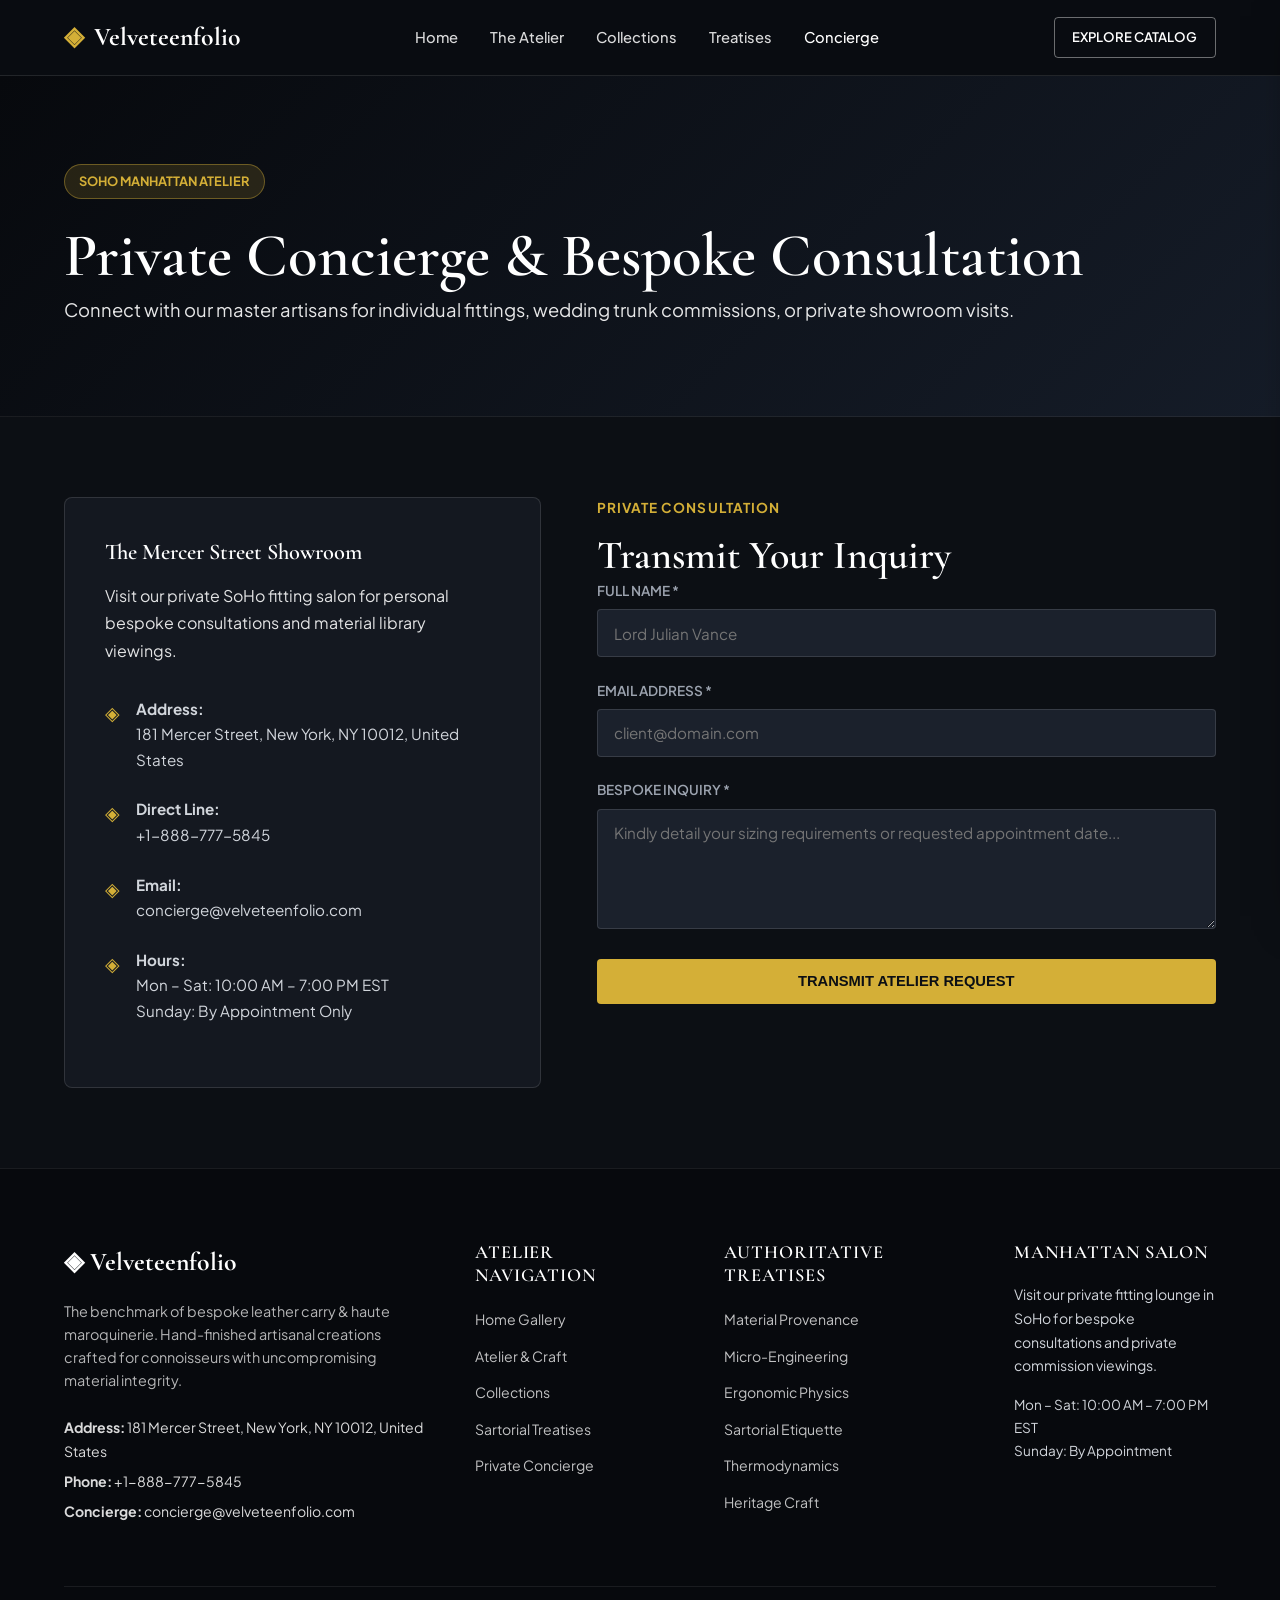
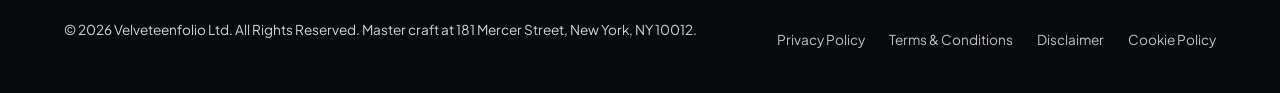
<file: contact.html>
<!DOCTYPE html>
<html lang="en">
<head>
  <meta charset="UTF-8">
  <meta name="viewport" content="width=device-width, initial-scale=1.0">
  <title>Private Concierge & Showroom Appointments — Velveteenfolio</title>
  <meta name="description" content="Contact Velveteenfolio at 181 Mercer Street, New York, NY 10012 or call +1-888-777-5845.">
  <link rel="canonical" href="https://velveteenfolio.com/contact.html">
  <link rel="preconnect" href="https://fonts.googleapis.com">
  <link rel="preconnect" href="https://fonts.gstatic.com" crossorigin>
  <link href="https://fonts.googleapis.com/css2?family=Cormorant+Garamond:ital,wght@0,400;0,600;0,700;1,400&family=Plus+Jakarta+Sans:wght@300;400;500;600;700&display=swap" rel="stylesheet">
  <link rel="stylesheet" href="/assets/css/style.css">
  <!-- Google tag (gtag.js) -->
  <script async src="https://www.googletagmanager.com/gtag/js?id=G-0LY0HY7L01"></script>
  <script>
    window.dataLayer = window.dataLayer || [];
    function gtag(){dataLayer.push(arguments);}
    gtag('js', new Date());
    gtag('config', 'G-0LY0HY7L01');
  </script>

</head>
<body>
  <!-- Mandatory Global Site Header (Exactly 1 per page) -->
  <header class="site-header">
    <div class="header-container">
      <a href="/" class="brand-logo" aria-label="Velveteenfolio Home">
        <span class="logo-mark">◈</span>
        <span class="logo-text">Velveteenfolio</span>
      </a>
      <nav class="desktop-nav" aria-label="Primary Navigation">
        <a href="/" class="nav-link">Home</a>
        <a href="/about.html" class="nav-link">The Atelier</a>
        <a href="/collection.html" class="nav-link">Collections</a>
        <a href="/blog.html" class="nav-link">Treatises</a>
        <a href="/contact.html" class="nav-link active">Concierge</a>
      </nav>
      <div class="header-actions">
        <a href="/collection.html" class="btn btn-sm btn-outline">Explore Catalog</a>
        <button id="drawer-toggle" class="mobile-toggle" aria-label="Open Navigation Menu">
          <span class="hamburger-bar"></span>
          <span class="hamburger-bar"></span>
          <span class="hamburger-bar"></span>
        </button>
      </div>
    </div>
  </header>

  <!-- Mandatory Mobile Navigation Drawer (Exactly 1 per page) -->
  <div class="mobile-drawer" id="mobile-drawer" aria-hidden="true">
    <div class="drawer-header">
      <div class="drawer-brand">Velveteenfolio</div>
      <button id="drawer-close" class="drawer-close-btn" aria-label="Close Navigation Menu">&times;</button>
    </div>
    <nav class="drawer-nav" aria-label="Mobile Navigation">
      <a href="/" class="drawer-link">Home</a>
      <a href="/about.html" class="drawer-link">The Atelier &amp; Craft</a>
      <a href="/collection.html" class="drawer-link">Artisanal Leather Collection</a>
      <a href="/blog.html" class="drawer-link">Sartorial Treatises</a>
      <a href="/contact.html" class="drawer-link active">Private Concierge</a>
    </nav>
    <div class="drawer-footer">
      <p class="drawer-contact-title">Manhattan Atelier &amp; Suite</p>
      <p class="drawer-contact-info">181 Mercer Street, New York, NY 10012, United States</p>
      <p class="drawer-contact-info">Tel: +1-888-777-5845</p>
      <p class="drawer-contact-info">Email: concierge@velveteenfolio.com</p>
    </div>
  </div>
  <div id="drawer-overlay" class="drawer-overlay"></div>
  <section class="page-hero">
    <div class="container">
      <span class="hero-badge">SoHo Manhattan Atelier</span>
      <h1>Private Concierge &amp; Bespoke Consultation</h1>
      <p class="lead">Connect with our master artisans for individual fittings, wedding trunk commissions, or private showroom visits.</p>
    </div>
  </section>
  <main class="section">
    <div class="container">
      <div class="contact-grid">
        <div class="contact-info-card">
          <h3>The Mercer Street Showroom</h3>
          <p style="color: rgba(255,255,255,0.88) !important; line-height: 1.7; margin-bottom: 2rem;">Visit our private SoHo fitting salon for personal bespoke consultations and material library viewings.</p>
          <div class="contact-detail-row"><span class="contact-icon">◈</span><div><strong>Address:</strong><br>181 Mercer Street, New York, NY 10012, United States</div></div>
          <div class="contact-detail-row"><span class="contact-icon">◈</span><div><strong>Direct Line:</strong><br>+1-888-777-5845</div></div>
          <div class="contact-detail-row"><span class="contact-icon">◈</span><div><strong>Email:</strong><br>concierge@velveteenfolio.com</div></div>
          <div class="contact-detail-row"><span class="contact-icon">◈</span><div><strong>Hours:</strong><br>Mon – Sat: 10:00 AM – 7:00 PM EST<br>Sunday: By Appointment Only</div></div>
        </div>
        <div>
          <div class="section-subtitle">Private Consultation</div>
          <h2>Transmit Your Inquiry</h2>
          <form id="concierge-form">
            <div class="form-group"><label for="client-name" class="form-label">Full Name *</label><input type="text" id="client-name" class="form-control" placeholder="Lord Julian Vance" required></div>
            <div class="form-group"><label for="client-email" class="form-label">Email Address *</label><input type="email" id="client-email" class="form-control" placeholder="client@domain.com" required></div>
            <div class="form-group"><label for="client-message" class="form-label">Bespoke Inquiry *</label><textarea id="client-message" class="form-control" placeholder="Kindly detail your sizing requirements or requested appointment date..." required></textarea></div>
            <button type="submit" class="btn btn-primary" style="width: 100%;">Transmit Atelier Request</button>
            <div id="form-feedback" class="form-feedback"></div>
          </form>
        </div>
      </div>
    </div>
  </main>
  <!-- Mandatory Global Site Footer -->
  <footer class="site-footer">
    <div class="container">
      <div class="footer-grid">
        <div class="footer-col">
          <div class="footer-brand">◈ Velveteenfolio</div>
          <p class="footer-desc">
            The benchmark of bespoke leather carry & haute maroquinerie. Hand-finished artisanal creations crafted for connoisseurs with uncompromising material integrity.
          </p>
          <div class="footer-contact-item"><strong>Address:</strong> 181 Mercer Street, New York, NY 10012, United States</div>
          <div class="footer-contact-item"><strong>Phone:</strong> +1-888-777-5845</div>
          <div class="footer-contact-item"><strong>Concierge:</strong> concierge@velveteenfolio.com</div>
        </div>
        <div class="footer-col">
          <h4 class="footer-title">Atelier Navigation</h4>
          <ul class="footer-links">
            <li><a href="/">Home Gallery</a></li>
            <li><a href="/about.html">Atelier &amp; Craft</a></li>
            <li><a href="/collection.html">Collections</a></li>
            <li><a href="/blog.html">Sartorial Treatises</a></li>
            <li><a href="/contact.html">Private Concierge</a></li>
          </ul>
        </div>
        <div class="footer-col">
          <h4 class="footer-title">Authoritative Treatises</h4>
          <ul class="footer-links">
            <li><a href="/blog/material-provenance-and-fiber-crystallography.html">Material Provenance</a></li>
            <li><a href="/blog/micro-engineering-tolerances-and-finishing.html">Micro-Engineering</a></li>
            <li><a href="/blog/biomechanical-ergonomics-and-wearer-physics.html">Ergonomic Physics</a></li>
            <li><a href="/blog/sartorial-color-theory-and-formal-etiquette.html">Sartorial Etiquette</a></li>
            <li><a href="/blog/hygroscopic-microclimate-thermodynamics.html">Thermodynamics</a></li>
            <li><a href="/blog/bespoke-craftsmanship-and-heritage-methods.html">Heritage Craft</a></li>
          </ul>
        </div>
        <div class="footer-col">
          <h4 class="footer-title">Manhattan Salon</h4>
          <p style="font-size:0.88rem; margin-bottom:1rem;">
            Visit our private fitting lounge in SoHo for bespoke consultations and private commission viewings.
          </p>
          <p style="font-size:0.85rem; color:var(--color-gold);">Mon – Sat: 10:00 AM – 7:00 PM EST<br>Sunday: By Appointment</p>
        </div>
      </div>
      <div class="footer-bottom">
        <p>&copy; 2026 Velveteenfolio Ltd. All Rights Reserved. Master craft at 181 Mercer Street, New York, NY 10012.</p>
        <div class="footer-legal-links">
          <a href="/privacy-policy.html">Privacy Policy</a>
          <a href="/terms-and-conditions.html">Terms &amp; Conditions</a>
          <a href="/disclaimer.html">Disclaimer</a>
          <a href="/cookie-policy.html">Cookie Policy</a>
        </div>
      </div>
    </div>
  </footer>
  <script src="/assets/js/main.js"></script>
</body>
</html>
</file>
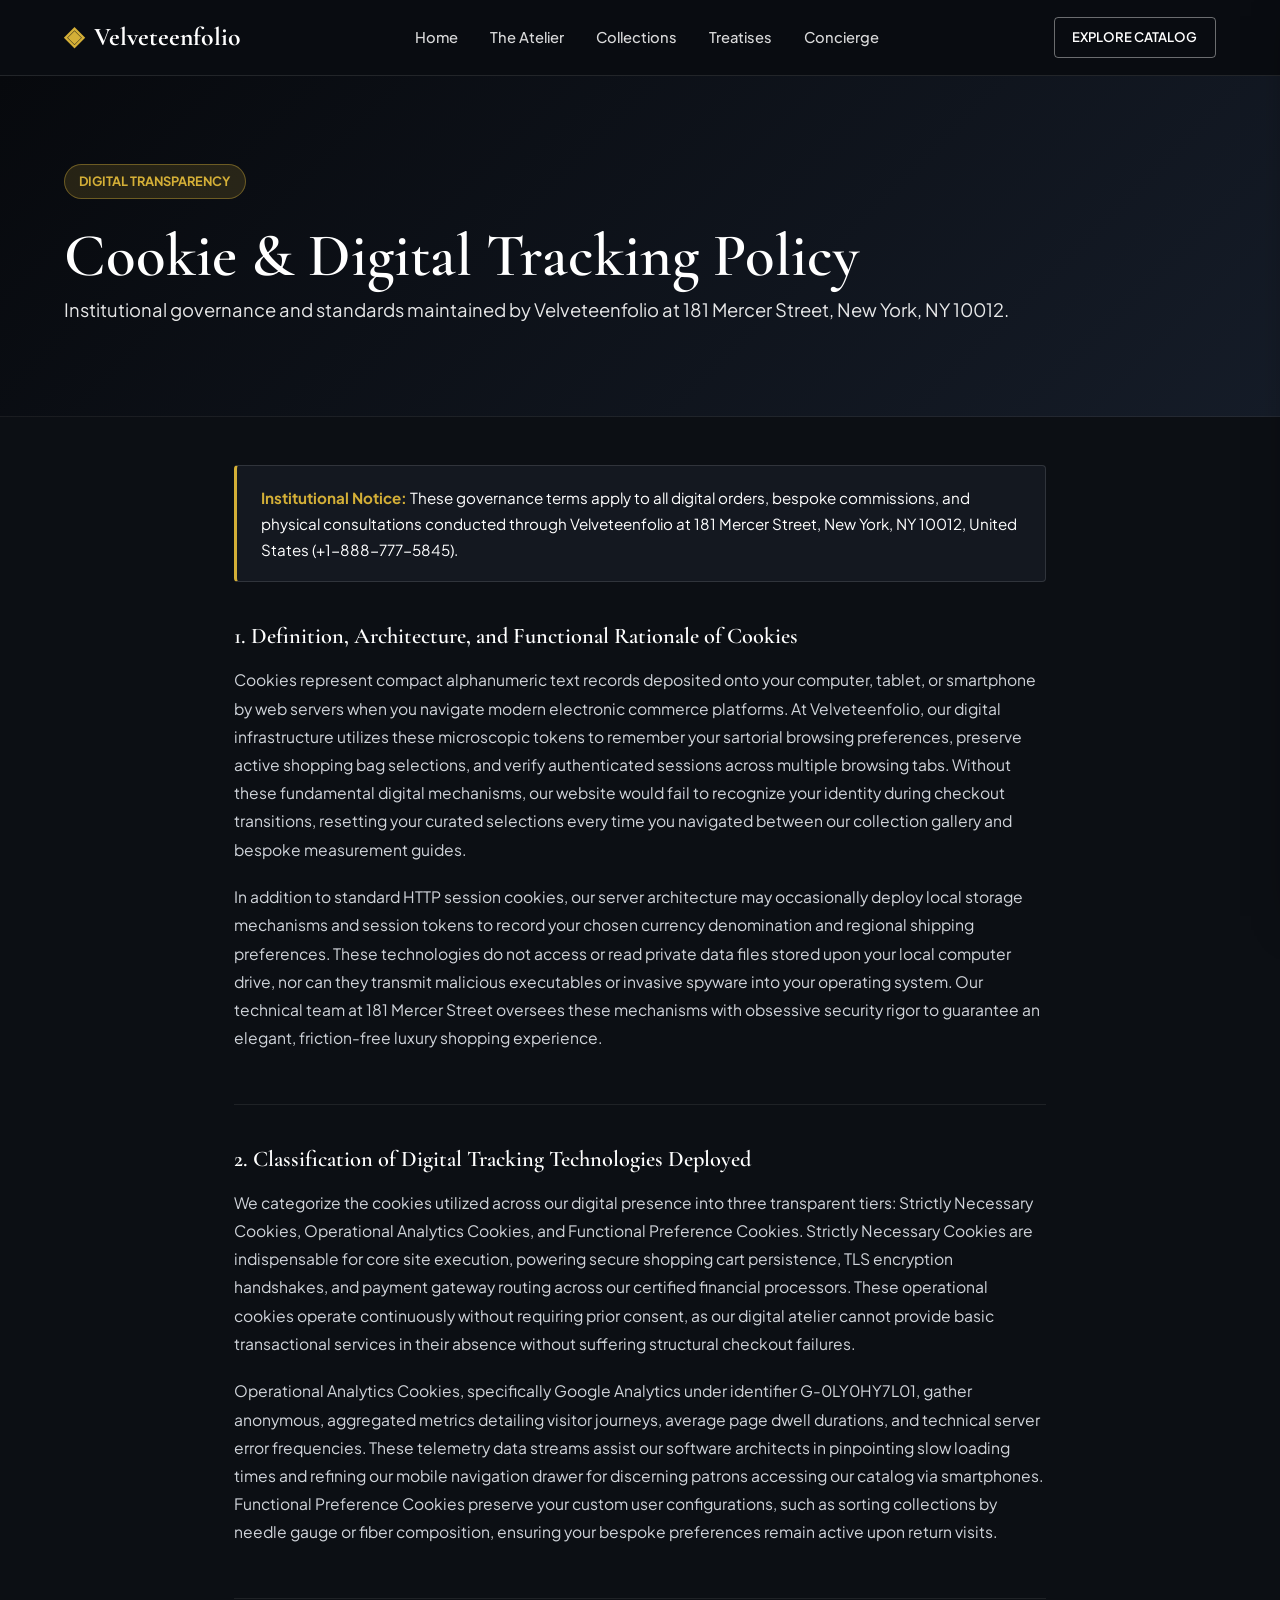
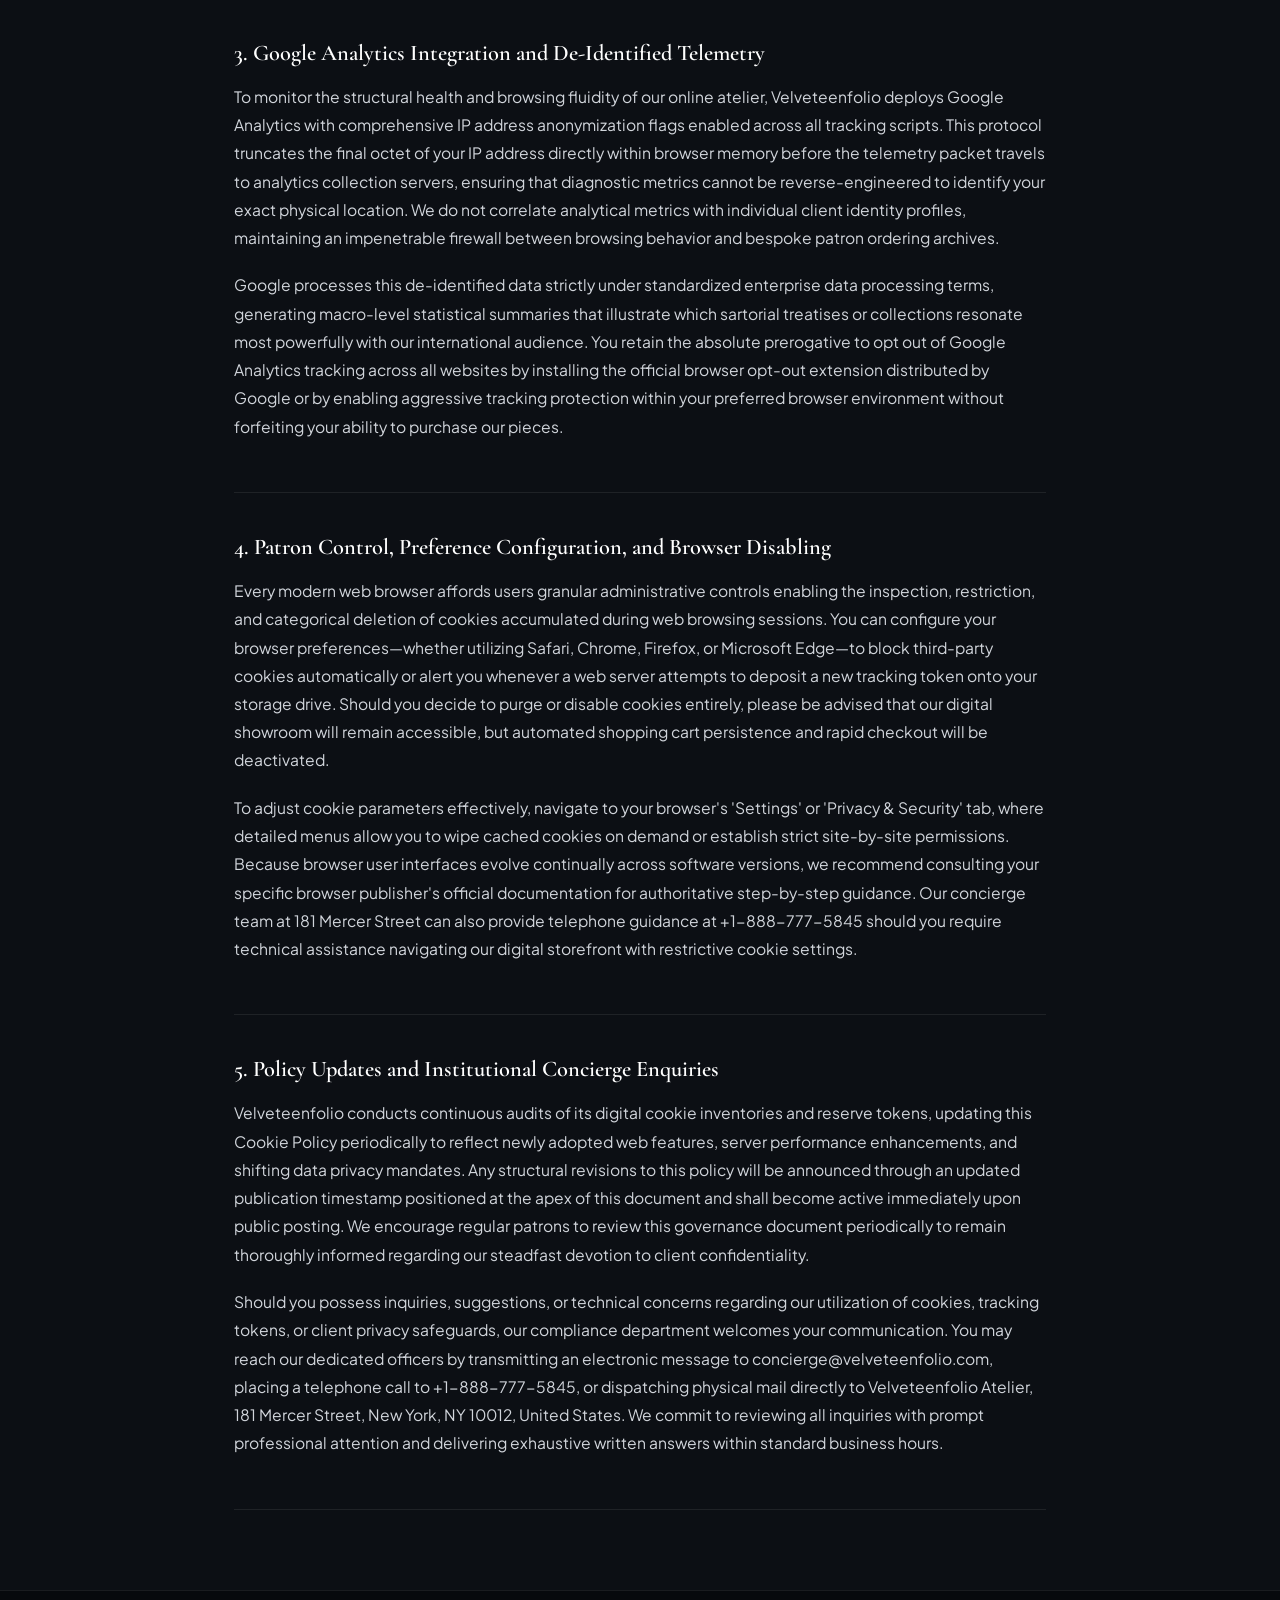
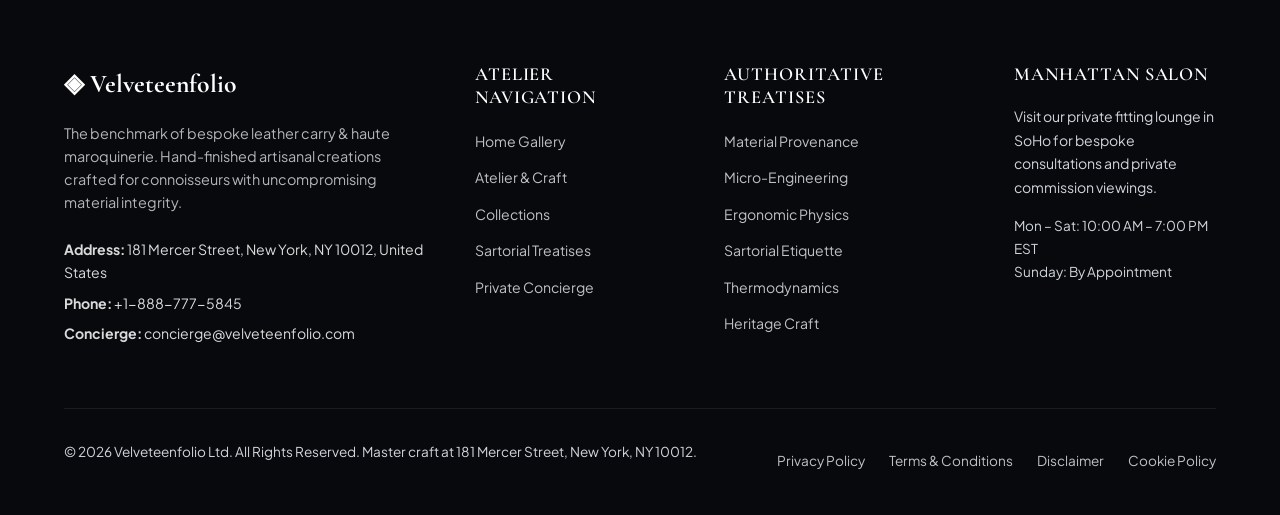
<file: cookie-policy.html>
<!DOCTYPE html>
<html lang="en">
<head>
  <meta charset="UTF-8">
  <meta name="viewport" content="width=device-width, initial-scale=1.0">
  <title>Cookie & Digital Tracking Policy — Velveteenfolio</title>
  <meta name="description" content="Official Cookie & Digital Tracking Policy for Velveteenfolio at 181 Mercer Street, New York.">
  <link rel="canonical" href="https://velveteenfolio.com/cookie-policy.html">
  <link rel="preconnect" href="https://fonts.googleapis.com">
  <link rel="preconnect" href="https://fonts.gstatic.com" crossorigin>
  <link href="https://fonts.googleapis.com/css2?family=Cormorant+Garamond:ital,wght@0,400;0,600;0,700;1,400&family=Plus+Jakarta+Sans:wght@300;400;500;600;700&display=swap" rel="stylesheet">
  <link rel="stylesheet" href="/assets/css/style.css">
  <!-- Google tag (gtag.js) -->
  <script async src="https://www.googletagmanager.com/gtag/js?id=G-0LY0HY7L01"></script>
  <script>
    window.dataLayer = window.dataLayer || [];
    function gtag(){dataLayer.push(arguments);}
    gtag('js', new Date());
    gtag('config', 'G-0LY0HY7L01');
  </script>

</head>
<body>
  <!-- Mandatory Global Site Header (Exactly 1 per page) -->
  <header class="site-header">
    <div class="header-container">
      <a href="/" class="brand-logo" aria-label="Velveteenfolio Home">
        <span class="logo-mark">◈</span>
        <span class="logo-text">Velveteenfolio</span>
      </a>
      <nav class="desktop-nav" aria-label="Primary Navigation">
        <a href="/" class="nav-link">Home</a>
        <a href="/about.html" class="nav-link">The Atelier</a>
        <a href="/collection.html" class="nav-link">Collections</a>
        <a href="/blog.html" class="nav-link">Treatises</a>
        <a href="/contact.html" class="nav-link">Concierge</a>
      </nav>
      <div class="header-actions">
        <a href="/collection.html" class="btn btn-sm btn-outline">Explore Catalog</a>
        <button id="drawer-toggle" class="mobile-toggle" aria-label="Open Navigation Menu">
          <span class="hamburger-bar"></span>
          <span class="hamburger-bar"></span>
          <span class="hamburger-bar"></span>
        </button>
      </div>
    </div>
  </header>

  <!-- Mandatory Mobile Navigation Drawer (Exactly 1 per page) -->
  <div class="mobile-drawer" id="mobile-drawer" aria-hidden="true">
    <div class="drawer-header">
      <div class="drawer-brand">Velveteenfolio</div>
      <button id="drawer-close" class="drawer-close-btn" aria-label="Close Navigation Menu">&times;</button>
    </div>
    <nav class="drawer-nav" aria-label="Mobile Navigation">
      <a href="/" class="drawer-link">Home</a>
      <a href="/about.html" class="drawer-link">The Atelier &amp; Craft</a>
      <a href="/collection.html" class="drawer-link">Artisanal Leather Collection</a>
      <a href="/blog.html" class="drawer-link">Sartorial Treatises</a>
      <a href="/contact.html" class="drawer-link">Private Concierge</a>
    </nav>
    <div class="drawer-footer">
      <p class="drawer-contact-title">Manhattan Atelier &amp; Suite</p>
      <p class="drawer-contact-info">181 Mercer Street, New York, NY 10012, United States</p>
      <p class="drawer-contact-info">Tel: +1-888-777-5845</p>
      <p class="drawer-contact-info">Email: concierge@velveteenfolio.com</p>
    </div>
  </div>
  <div id="drawer-overlay" class="drawer-overlay"></div>
  <section class="page-hero">
    <div class="container">
      <span class="hero-badge">Digital Transparency</span>
      <h1>Cookie & Digital Tracking Policy</h1>
      <p class="lead">Institutional governance and standards maintained by Velveteenfolio at 181 Mercer Street, New York, NY 10012.</p>
    </div>
  </section>
  <main class="policy-page-wrapper">
    <div class="policy-box">
      <strong>Institutional Notice:</strong> These governance terms apply to all digital orders, bespoke commissions, and physical consultations conducted through Velveteenfolio at 181 Mercer Street, New York, NY 10012, United States (+1-888-777-5845).
    </div>    <article class="policy-block">
      <h2>1. Definition, Architecture, and Functional Rationale of Cookies</h2>      <p class="policy-p">Cookies represent compact alphanumeric text records deposited onto your computer, tablet, or smartphone by web servers when you navigate modern electronic commerce platforms. At Velveteenfolio, our digital infrastructure utilizes these microscopic tokens to remember your sartorial browsing preferences, preserve active shopping bag selections, and verify authenticated sessions across multiple browsing tabs. Without these fundamental digital mechanisms, our website would fail to recognize your identity during checkout transitions, resetting your curated selections every time you navigated between our collection gallery and bespoke measurement guides.</p>      <p class="policy-p">In addition to standard HTTP session cookies, our server architecture may occasionally deploy local storage mechanisms and session tokens to record your chosen currency denomination and regional shipping preferences. These technologies do not access or read private data files stored upon your local computer drive, nor can they transmit malicious executables or invasive spyware into your operating system. Our technical team at 181 Mercer Street oversees these mechanisms with obsessive security rigor to guarantee an elegant, friction-free luxury shopping experience.</p>    </article>    <article class="policy-block">
      <h2>2. Classification of Digital Tracking Technologies Deployed</h2>      <p class="policy-p">We categorize the cookies utilized across our digital presence into three transparent tiers: Strictly Necessary Cookies, Operational Analytics Cookies, and Functional Preference Cookies. Strictly Necessary Cookies are indispensable for core site execution, powering secure shopping cart persistence, TLS encryption handshakes, and payment gateway routing across our certified financial processors. These operational cookies operate continuously without requiring prior consent, as our digital atelier cannot provide basic transactional services in their absence without suffering structural checkout failures.</p>      <p class="policy-p">Operational Analytics Cookies, specifically Google Analytics under identifier G-0LY0HY7L01, gather anonymous, aggregated metrics detailing visitor journeys, average page dwell durations, and technical server error frequencies. These telemetry data streams assist our software architects in pinpointing slow loading times and refining our mobile navigation drawer for discerning patrons accessing our catalog via smartphones. Functional Preference Cookies preserve your custom user configurations, such as sorting collections by needle gauge or fiber composition, ensuring your bespoke preferences remain active upon return visits.</p>    </article>    <article class="policy-block">
      <h2>3. Google Analytics Integration and De-Identified Telemetry</h2>      <p class="policy-p">To monitor the structural health and browsing fluidity of our online atelier, Velveteenfolio deploys Google Analytics with comprehensive IP address anonymization flags enabled across all tracking scripts. This protocol truncates the final octet of your IP address directly within browser memory before the telemetry packet travels to analytics collection servers, ensuring that diagnostic metrics cannot be reverse-engineered to identify your exact physical location. We do not correlate analytical metrics with individual client identity profiles, maintaining an impenetrable firewall between browsing behavior and bespoke patron ordering archives.</p>      <p class="policy-p">Google processes this de-identified data strictly under standardized enterprise data processing terms, generating macro-level statistical summaries that illustrate which sartorial treatises or collections resonate most powerfully with our international audience. You retain the absolute prerogative to opt out of Google Analytics tracking across all websites by installing the official browser opt-out extension distributed by Google or by enabling aggressive tracking protection within your preferred browser environment without forfeiting your ability to purchase our pieces.</p>    </article>    <article class="policy-block">
      <h2>4. Patron Control, Preference Configuration, and Browser Disabling</h2>      <p class="policy-p">Every modern web browser affords users granular administrative controls enabling the inspection, restriction, and categorical deletion of cookies accumulated during web browsing sessions. You can configure your browser preferences—whether utilizing Safari, Chrome, Firefox, or Microsoft Edge—to block third-party cookies automatically or alert you whenever a web server attempts to deposit a new tracking token onto your storage drive. Should you decide to purge or disable cookies entirely, please be advised that our digital showroom will remain accessible, but automated shopping cart persistence and rapid checkout will be deactivated.</p>      <p class="policy-p">To adjust cookie parameters effectively, navigate to your browser's 'Settings' or 'Privacy & Security' tab, where detailed menus allow you to wipe cached cookies on demand or establish strict site-by-site permissions. Because browser user interfaces evolve continually across software versions, we recommend consulting your specific browser publisher's official documentation for authoritative step-by-step guidance. Our concierge team at 181 Mercer Street can also provide telephone guidance at +1-888-777-5845 should you require technical assistance navigating our digital storefront with restrictive cookie settings.</p>    </article>    <article class="policy-block">
      <h2>5. Policy Updates and Institutional Concierge Enquiries</h2>      <p class="policy-p">Velveteenfolio conducts continuous audits of its digital cookie inventories and reserve tokens, updating this Cookie Policy periodically to reflect newly adopted web features, server performance enhancements, and shifting data privacy mandates. Any structural revisions to this policy will be announced through an updated publication timestamp positioned at the apex of this document and shall become active immediately upon public posting. We encourage regular patrons to review this governance document periodically to remain thoroughly informed regarding our steadfast devotion to client confidentiality.</p>      <p class="policy-p">Should you possess inquiries, suggestions, or technical concerns regarding our utilization of cookies, tracking tokens, or client privacy safeguards, our compliance department welcomes your communication. You may reach our dedicated officers by transmitting an electronic message to concierge@velveteenfolio.com, placing a telephone call to +1-888-777-5845, or dispatching physical mail directly to Velveteenfolio Atelier, 181 Mercer Street, New York, NY 10012, United States. We commit to reviewing all inquiries with prompt professional attention and delivering exhaustive written answers within standard business hours.</p>    </article>  </main>
  <!-- Mandatory Global Site Footer -->
  <footer class="site-footer">
    <div class="container">
      <div class="footer-grid">
        <div class="footer-col">
          <div class="footer-brand">◈ Velveteenfolio</div>
          <p class="footer-desc">
            The benchmark of bespoke leather carry & haute maroquinerie. Hand-finished artisanal creations crafted for connoisseurs with uncompromising material integrity.
          </p>
          <div class="footer-contact-item"><strong>Address:</strong> 181 Mercer Street, New York, NY 10012, United States</div>
          <div class="footer-contact-item"><strong>Phone:</strong> +1-888-777-5845</div>
          <div class="footer-contact-item"><strong>Concierge:</strong> concierge@velveteenfolio.com</div>
        </div>
        <div class="footer-col">
          <h4 class="footer-title">Atelier Navigation</h4>
          <ul class="footer-links">
            <li><a href="/">Home Gallery</a></li>
            <li><a href="/about.html">Atelier &amp; Craft</a></li>
            <li><a href="/collection.html">Collections</a></li>
            <li><a href="/blog.html">Sartorial Treatises</a></li>
            <li><a href="/contact.html">Private Concierge</a></li>
          </ul>
        </div>
        <div class="footer-col">
          <h4 class="footer-title">Authoritative Treatises</h4>
          <ul class="footer-links">
            <li><a href="/blog/material-provenance-and-fiber-crystallography.html">Material Provenance</a></li>
            <li><a href="/blog/micro-engineering-tolerances-and-finishing.html">Micro-Engineering</a></li>
            <li><a href="/blog/biomechanical-ergonomics-and-wearer-physics.html">Ergonomic Physics</a></li>
            <li><a href="/blog/sartorial-color-theory-and-formal-etiquette.html">Sartorial Etiquette</a></li>
            <li><a href="/blog/hygroscopic-microclimate-thermodynamics.html">Thermodynamics</a></li>
            <li><a href="/blog/bespoke-craftsmanship-and-heritage-methods.html">Heritage Craft</a></li>
          </ul>
        </div>
        <div class="footer-col">
          <h4 class="footer-title">Manhattan Salon</h4>
          <p style="font-size:0.88rem; margin-bottom:1rem;">
            Visit our private fitting lounge in SoHo for bespoke consultations and private commission viewings.
          </p>
          <p style="font-size:0.85rem; color:var(--color-gold);">Mon – Sat: 10:00 AM – 7:00 PM EST<br>Sunday: By Appointment</p>
        </div>
      </div>
      <div class="footer-bottom">
        <p>&copy; 2026 Velveteenfolio Ltd. All Rights Reserved. Master craft at 181 Mercer Street, New York, NY 10012.</p>
        <div class="footer-legal-links">
          <a href="/privacy-policy.html">Privacy Policy</a>
          <a href="/terms-and-conditions.html">Terms &amp; Conditions</a>
          <a href="/disclaimer.html">Disclaimer</a>
          <a href="/cookie-policy.html">Cookie Policy</a>
        </div>
      </div>
    </div>
  </footer>
  <script src="/assets/js/main.js"></script>
</body>
</html>
</file>
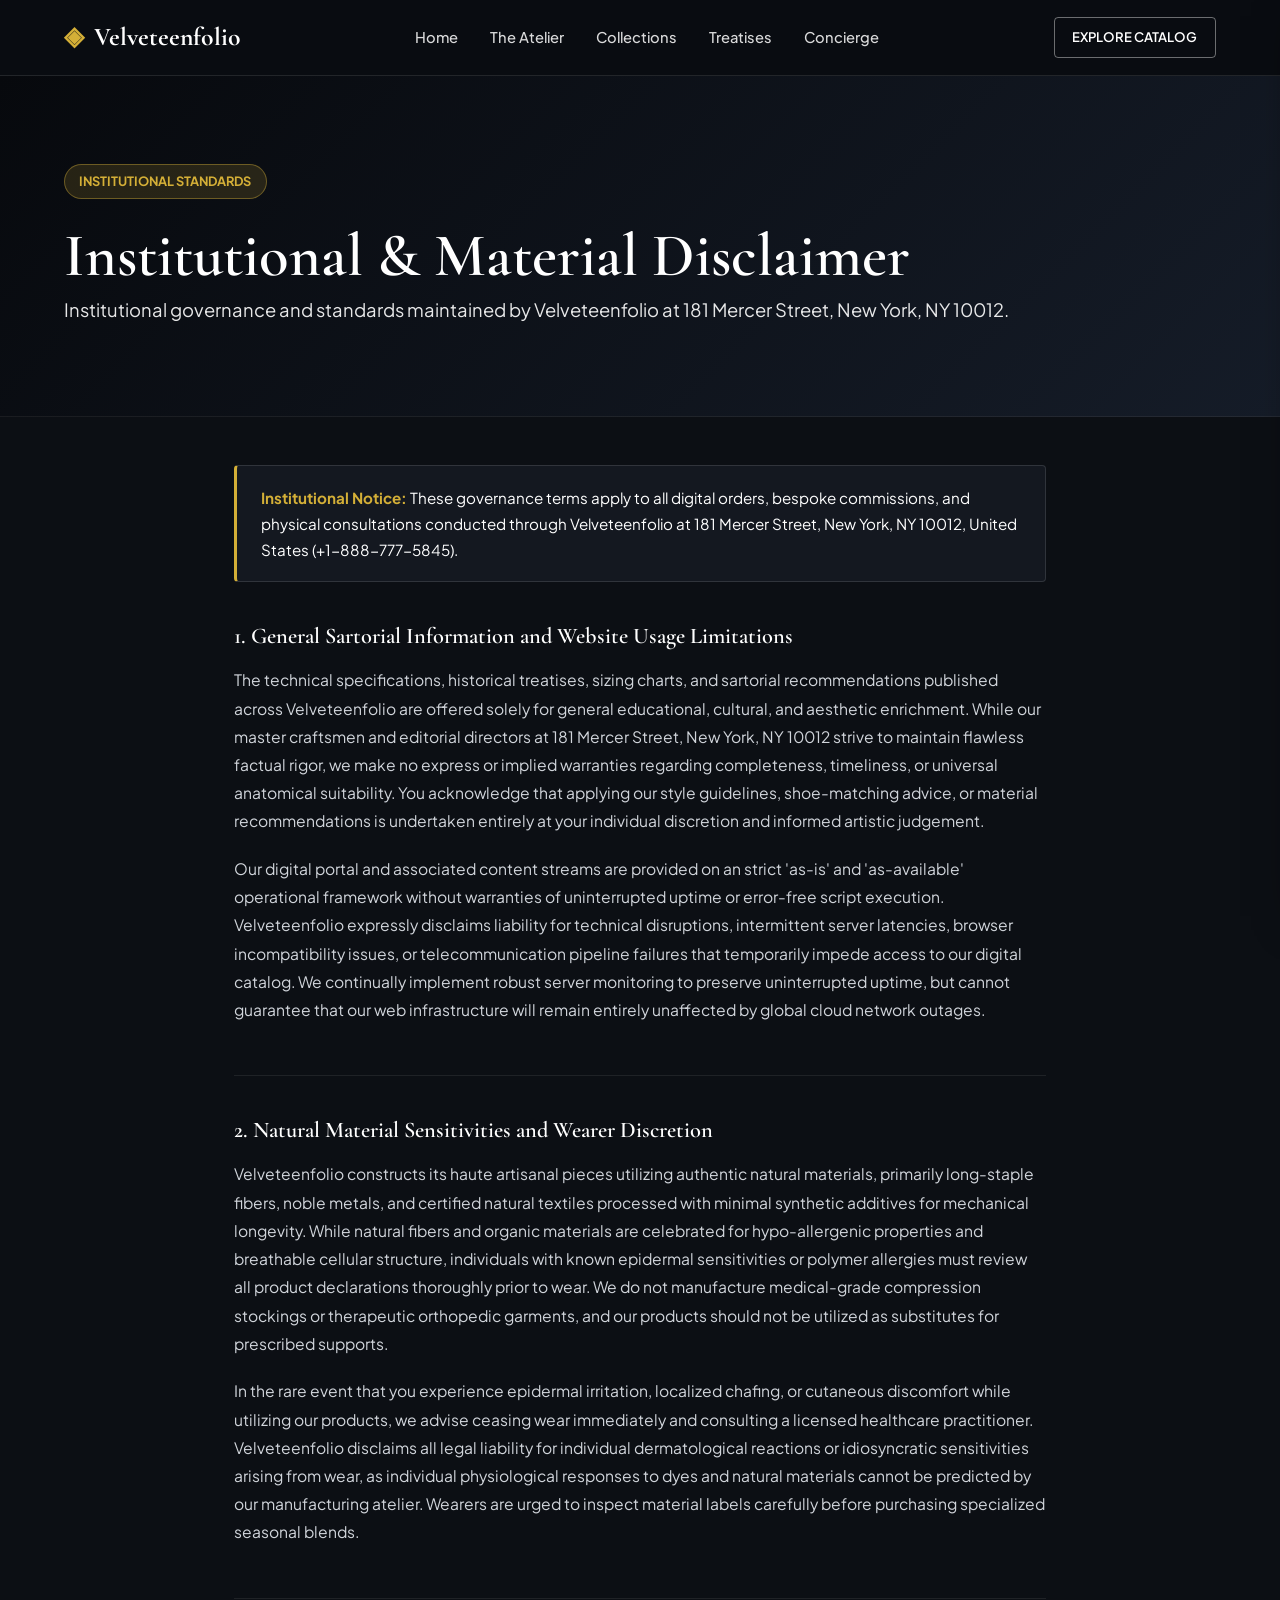
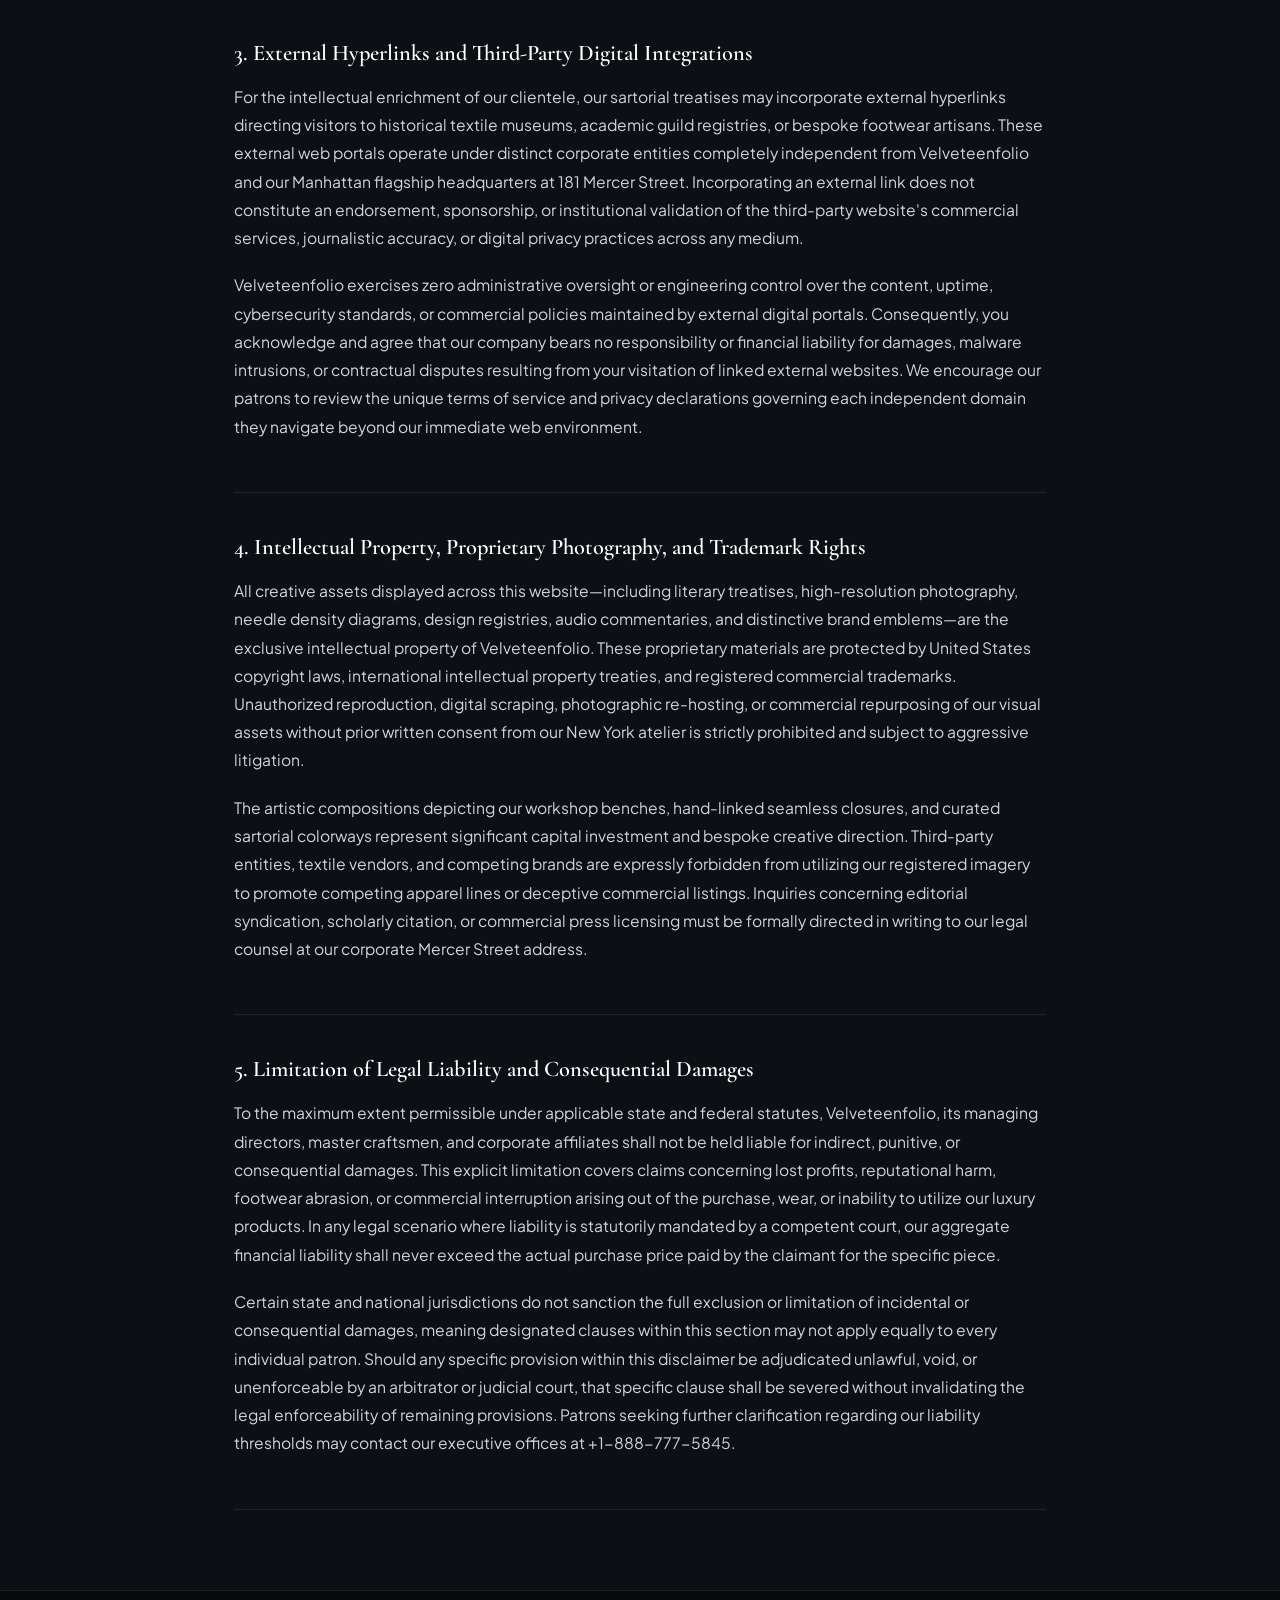
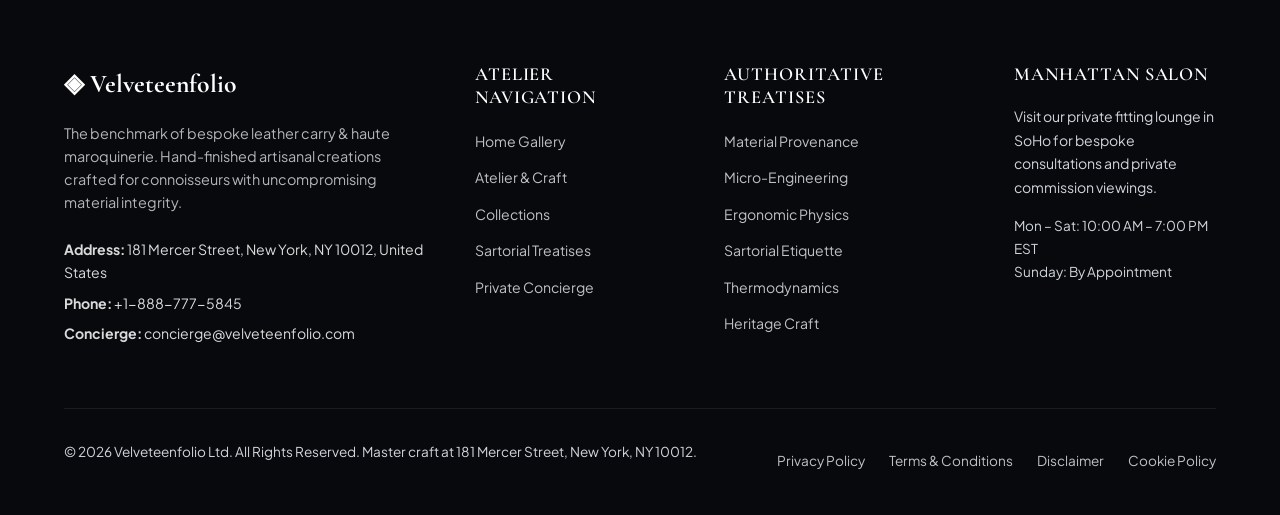
<file: disclaimer.html>
<!DOCTYPE html>
<html lang="en">
<head>
  <meta charset="UTF-8">
  <meta name="viewport" content="width=device-width, initial-scale=1.0">
  <title>Institutional & Material Disclaimer — Velveteenfolio</title>
  <meta name="description" content="Official Institutional & Material Disclaimer for Velveteenfolio at 181 Mercer Street, New York.">
  <link rel="canonical" href="https://velveteenfolio.com/disclaimer.html">
  <link rel="preconnect" href="https://fonts.googleapis.com">
  <link rel="preconnect" href="https://fonts.gstatic.com" crossorigin>
  <link href="https://fonts.googleapis.com/css2?family=Cormorant+Garamond:ital,wght@0,400;0,600;0,700;1,400&family=Plus+Jakarta+Sans:wght@300;400;500;600;700&display=swap" rel="stylesheet">
  <link rel="stylesheet" href="/assets/css/style.css">
  <!-- Google tag (gtag.js) -->
  <script async src="https://www.googletagmanager.com/gtag/js?id=G-0LY0HY7L01"></script>
  <script>
    window.dataLayer = window.dataLayer || [];
    function gtag(){dataLayer.push(arguments);}
    gtag('js', new Date());
    gtag('config', 'G-0LY0HY7L01');
  </script>

</head>
<body>
  <!-- Mandatory Global Site Header (Exactly 1 per page) -->
  <header class="site-header">
    <div class="header-container">
      <a href="/" class="brand-logo" aria-label="Velveteenfolio Home">
        <span class="logo-mark">◈</span>
        <span class="logo-text">Velveteenfolio</span>
      </a>
      <nav class="desktop-nav" aria-label="Primary Navigation">
        <a href="/" class="nav-link">Home</a>
        <a href="/about.html" class="nav-link">The Atelier</a>
        <a href="/collection.html" class="nav-link">Collections</a>
        <a href="/blog.html" class="nav-link">Treatises</a>
        <a href="/contact.html" class="nav-link">Concierge</a>
      </nav>
      <div class="header-actions">
        <a href="/collection.html" class="btn btn-sm btn-outline">Explore Catalog</a>
        <button id="drawer-toggle" class="mobile-toggle" aria-label="Open Navigation Menu">
          <span class="hamburger-bar"></span>
          <span class="hamburger-bar"></span>
          <span class="hamburger-bar"></span>
        </button>
      </div>
    </div>
  </header>

  <!-- Mandatory Mobile Navigation Drawer (Exactly 1 per page) -->
  <div class="mobile-drawer" id="mobile-drawer" aria-hidden="true">
    <div class="drawer-header">
      <div class="drawer-brand">Velveteenfolio</div>
      <button id="drawer-close" class="drawer-close-btn" aria-label="Close Navigation Menu">&times;</button>
    </div>
    <nav class="drawer-nav" aria-label="Mobile Navigation">
      <a href="/" class="drawer-link">Home</a>
      <a href="/about.html" class="drawer-link">The Atelier &amp; Craft</a>
      <a href="/collection.html" class="drawer-link">Artisanal Leather Collection</a>
      <a href="/blog.html" class="drawer-link">Sartorial Treatises</a>
      <a href="/contact.html" class="drawer-link">Private Concierge</a>
    </nav>
    <div class="drawer-footer">
      <p class="drawer-contact-title">Manhattan Atelier &amp; Suite</p>
      <p class="drawer-contact-info">181 Mercer Street, New York, NY 10012, United States</p>
      <p class="drawer-contact-info">Tel: +1-888-777-5845</p>
      <p class="drawer-contact-info">Email: concierge@velveteenfolio.com</p>
    </div>
  </div>
  <div id="drawer-overlay" class="drawer-overlay"></div>
  <section class="page-hero">
    <div class="container">
      <span class="hero-badge">Institutional Standards</span>
      <h1>Institutional & Material Disclaimer</h1>
      <p class="lead">Institutional governance and standards maintained by Velveteenfolio at 181 Mercer Street, New York, NY 10012.</p>
    </div>
  </section>
  <main class="policy-page-wrapper">
    <div class="policy-box">
      <strong>Institutional Notice:</strong> These governance terms apply to all digital orders, bespoke commissions, and physical consultations conducted through Velveteenfolio at 181 Mercer Street, New York, NY 10012, United States (+1-888-777-5845).
    </div>    <article class="policy-block">
      <h2>1. General Sartorial Information and Website Usage Limitations</h2>      <p class="policy-p">The technical specifications, historical treatises, sizing charts, and sartorial recommendations published across Velveteenfolio are offered solely for general educational, cultural, and aesthetic enrichment. While our master craftsmen and editorial directors at 181 Mercer Street, New York, NY 10012 strive to maintain flawless factual rigor, we make no express or implied warranties regarding completeness, timeliness, or universal anatomical suitability. You acknowledge that applying our style guidelines, shoe-matching advice, or material recommendations is undertaken entirely at your individual discretion and informed artistic judgement.</p>      <p class="policy-p">Our digital portal and associated content streams are provided on an strict 'as-is' and 'as-available' operational framework without warranties of uninterrupted uptime or error-free script execution. Velveteenfolio expressly disclaims liability for technical disruptions, intermittent server latencies, browser incompatibility issues, or telecommunication pipeline failures that temporarily impede access to our digital catalog. We continually implement robust server monitoring to preserve uninterrupted uptime, but cannot guarantee that our web infrastructure will remain entirely unaffected by global cloud network outages.</p>    </article>    <article class="policy-block">
      <h2>2. Natural Material Sensitivities and Wearer Discretion</h2>      <p class="policy-p">Velveteenfolio constructs its haute artisanal pieces utilizing authentic natural materials, primarily long-staple fibers, noble metals, and certified natural textiles processed with minimal synthetic additives for mechanical longevity. While natural fibers and organic materials are celebrated for hypo-allergenic properties and breathable cellular structure, individuals with known epidermal sensitivities or polymer allergies must review all product declarations thoroughly prior to wear. We do not manufacture medical-grade compression stockings or therapeutic orthopedic garments, and our products should not be utilized as substitutes for prescribed supports.</p>      <p class="policy-p">In the rare event that you experience epidermal irritation, localized chafing, or cutaneous discomfort while utilizing our products, we advise ceasing wear immediately and consulting a licensed healthcare practitioner. Velveteenfolio disclaims all legal liability for individual dermatological reactions or idiosyncratic sensitivities arising from wear, as individual physiological responses to dyes and natural materials cannot be predicted by our manufacturing atelier. Wearers are urged to inspect material labels carefully before purchasing specialized seasonal blends.</p>    </article>    <article class="policy-block">
      <h2>3. External Hyperlinks and Third-Party Digital Integrations</h2>      <p class="policy-p">For the intellectual enrichment of our clientele, our sartorial treatises may incorporate external hyperlinks directing visitors to historical textile museums, academic guild registries, or bespoke footwear artisans. These external web portals operate under distinct corporate entities completely independent from Velveteenfolio and our Manhattan flagship headquarters at 181 Mercer Street. Incorporating an external link does not constitute an endorsement, sponsorship, or institutional validation of the third-party website's commercial services, journalistic accuracy, or digital privacy practices across any medium.</p>      <p class="policy-p">Velveteenfolio exercises zero administrative oversight or engineering control over the content, uptime, cybersecurity standards, or commercial policies maintained by external digital portals. Consequently, you acknowledge and agree that our company bears no responsibility or financial liability for damages, malware intrusions, or contractual disputes resulting from your visitation of linked external websites. We encourage our patrons to review the unique terms of service and privacy declarations governing each independent domain they navigate beyond our immediate web environment.</p>    </article>    <article class="policy-block">
      <h2>4. Intellectual Property, Proprietary Photography, and Trademark Rights</h2>      <p class="policy-p">All creative assets displayed across this website—including literary treatises, high-resolution photography, needle density diagrams, design registries, audio commentaries, and distinctive brand emblems—are the exclusive intellectual property of Velveteenfolio. These proprietary materials are protected by United States copyright laws, international intellectual property treaties, and registered commercial trademarks. Unauthorized reproduction, digital scraping, photographic re-hosting, or commercial repurposing of our visual assets without prior written consent from our New York atelier is strictly prohibited and subject to aggressive litigation.</p>      <p class="policy-p">The artistic compositions depicting our workshop benches, hand-linked seamless closures, and curated sartorial colorways represent significant capital investment and bespoke creative direction. Third-party entities, textile vendors, and competing brands are expressly forbidden from utilizing our registered imagery to promote competing apparel lines or deceptive commercial listings. Inquiries concerning editorial syndication, scholarly citation, or commercial press licensing must be formally directed in writing to our legal counsel at our corporate Mercer Street address.</p>    </article>    <article class="policy-block">
      <h2>5. Limitation of Legal Liability and Consequential Damages</h2>      <p class="policy-p">To the maximum extent permissible under applicable state and federal statutes, Velveteenfolio, its managing directors, master craftsmen, and corporate affiliates shall not be held liable for indirect, punitive, or consequential damages. This explicit limitation covers claims concerning lost profits, reputational harm, footwear abrasion, or commercial interruption arising out of the purchase, wear, or inability to utilize our luxury products. In any legal scenario where liability is statutorily mandated by a competent court, our aggregate financial liability shall never exceed the actual purchase price paid by the claimant for the specific piece.</p>      <p class="policy-p">Certain state and national jurisdictions do not sanction the full exclusion or limitation of incidental or consequential damages, meaning designated clauses within this section may not apply equally to every individual patron. Should any specific provision within this disclaimer be adjudicated unlawful, void, or unenforceable by an arbitrator or judicial court, that specific clause shall be severed without invalidating the legal enforceability of remaining provisions. Patrons seeking further clarification regarding our liability thresholds may contact our executive offices at +1-888-777-5845.</p>    </article>  </main>
  <!-- Mandatory Global Site Footer -->
  <footer class="site-footer">
    <div class="container">
      <div class="footer-grid">
        <div class="footer-col">
          <div class="footer-brand">◈ Velveteenfolio</div>
          <p class="footer-desc">
            The benchmark of bespoke leather carry & haute maroquinerie. Hand-finished artisanal creations crafted for connoisseurs with uncompromising material integrity.
          </p>
          <div class="footer-contact-item"><strong>Address:</strong> 181 Mercer Street, New York, NY 10012, United States</div>
          <div class="footer-contact-item"><strong>Phone:</strong> +1-888-777-5845</div>
          <div class="footer-contact-item"><strong>Concierge:</strong> concierge@velveteenfolio.com</div>
        </div>
        <div class="footer-col">
          <h4 class="footer-title">Atelier Navigation</h4>
          <ul class="footer-links">
            <li><a href="/">Home Gallery</a></li>
            <li><a href="/about.html">Atelier &amp; Craft</a></li>
            <li><a href="/collection.html">Collections</a></li>
            <li><a href="/blog.html">Sartorial Treatises</a></li>
            <li><a href="/contact.html">Private Concierge</a></li>
          </ul>
        </div>
        <div class="footer-col">
          <h4 class="footer-title">Authoritative Treatises</h4>
          <ul class="footer-links">
            <li><a href="/blog/material-provenance-and-fiber-crystallography.html">Material Provenance</a></li>
            <li><a href="/blog/micro-engineering-tolerances-and-finishing.html">Micro-Engineering</a></li>
            <li><a href="/blog/biomechanical-ergonomics-and-wearer-physics.html">Ergonomic Physics</a></li>
            <li><a href="/blog/sartorial-color-theory-and-formal-etiquette.html">Sartorial Etiquette</a></li>
            <li><a href="/blog/hygroscopic-microclimate-thermodynamics.html">Thermodynamics</a></li>
            <li><a href="/blog/bespoke-craftsmanship-and-heritage-methods.html">Heritage Craft</a></li>
          </ul>
        </div>
        <div class="footer-col">
          <h4 class="footer-title">Manhattan Salon</h4>
          <p style="font-size:0.88rem; margin-bottom:1rem;">
            Visit our private fitting lounge in SoHo for bespoke consultations and private commission viewings.
          </p>
          <p style="font-size:0.85rem; color:var(--color-gold);">Mon – Sat: 10:00 AM – 7:00 PM EST<br>Sunday: By Appointment</p>
        </div>
      </div>
      <div class="footer-bottom">
        <p>&copy; 2026 Velveteenfolio Ltd. All Rights Reserved. Master craft at 181 Mercer Street, New York, NY 10012.</p>
        <div class="footer-legal-links">
          <a href="/privacy-policy.html">Privacy Policy</a>
          <a href="/terms-and-conditions.html">Terms &amp; Conditions</a>
          <a href="/disclaimer.html">Disclaimer</a>
          <a href="/cookie-policy.html">Cookie Policy</a>
        </div>
      </div>
    </div>
  </footer>
  <script src="/assets/js/main.js"></script>
</body>
</html>
</file>
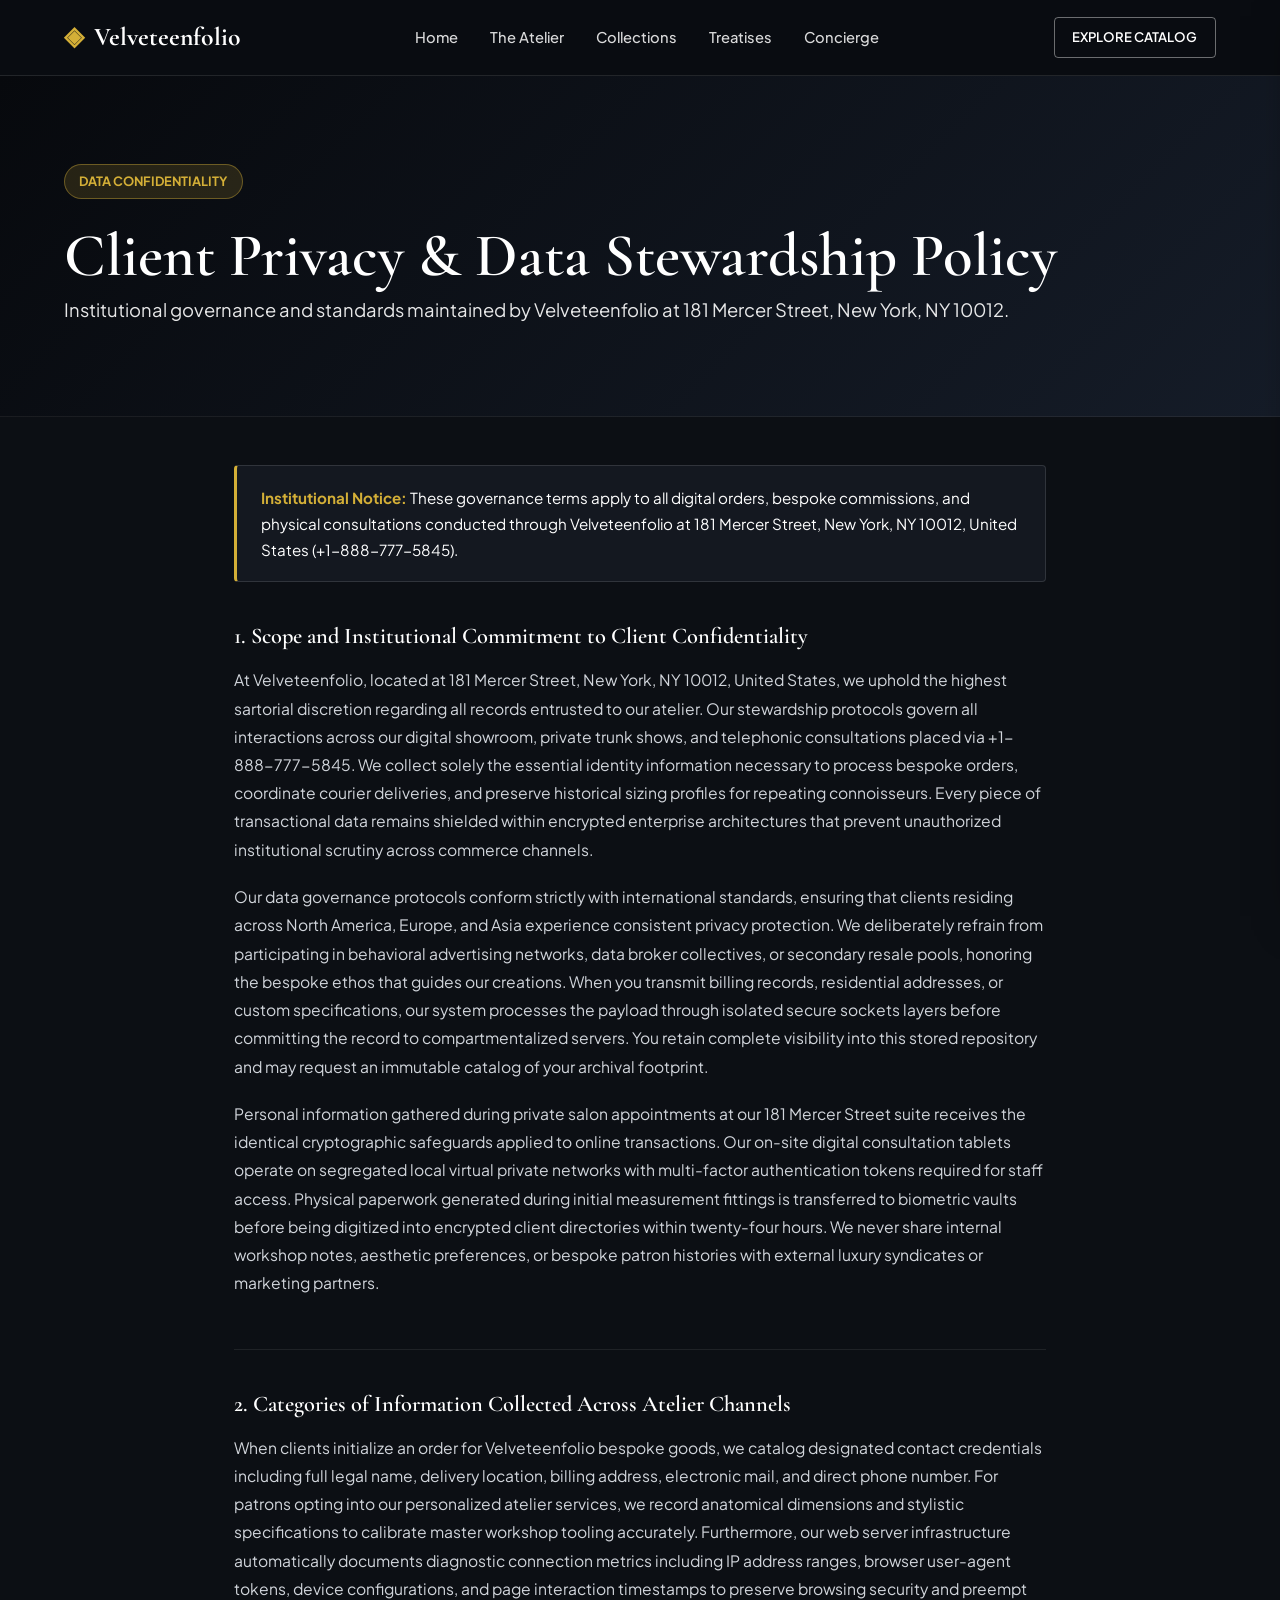
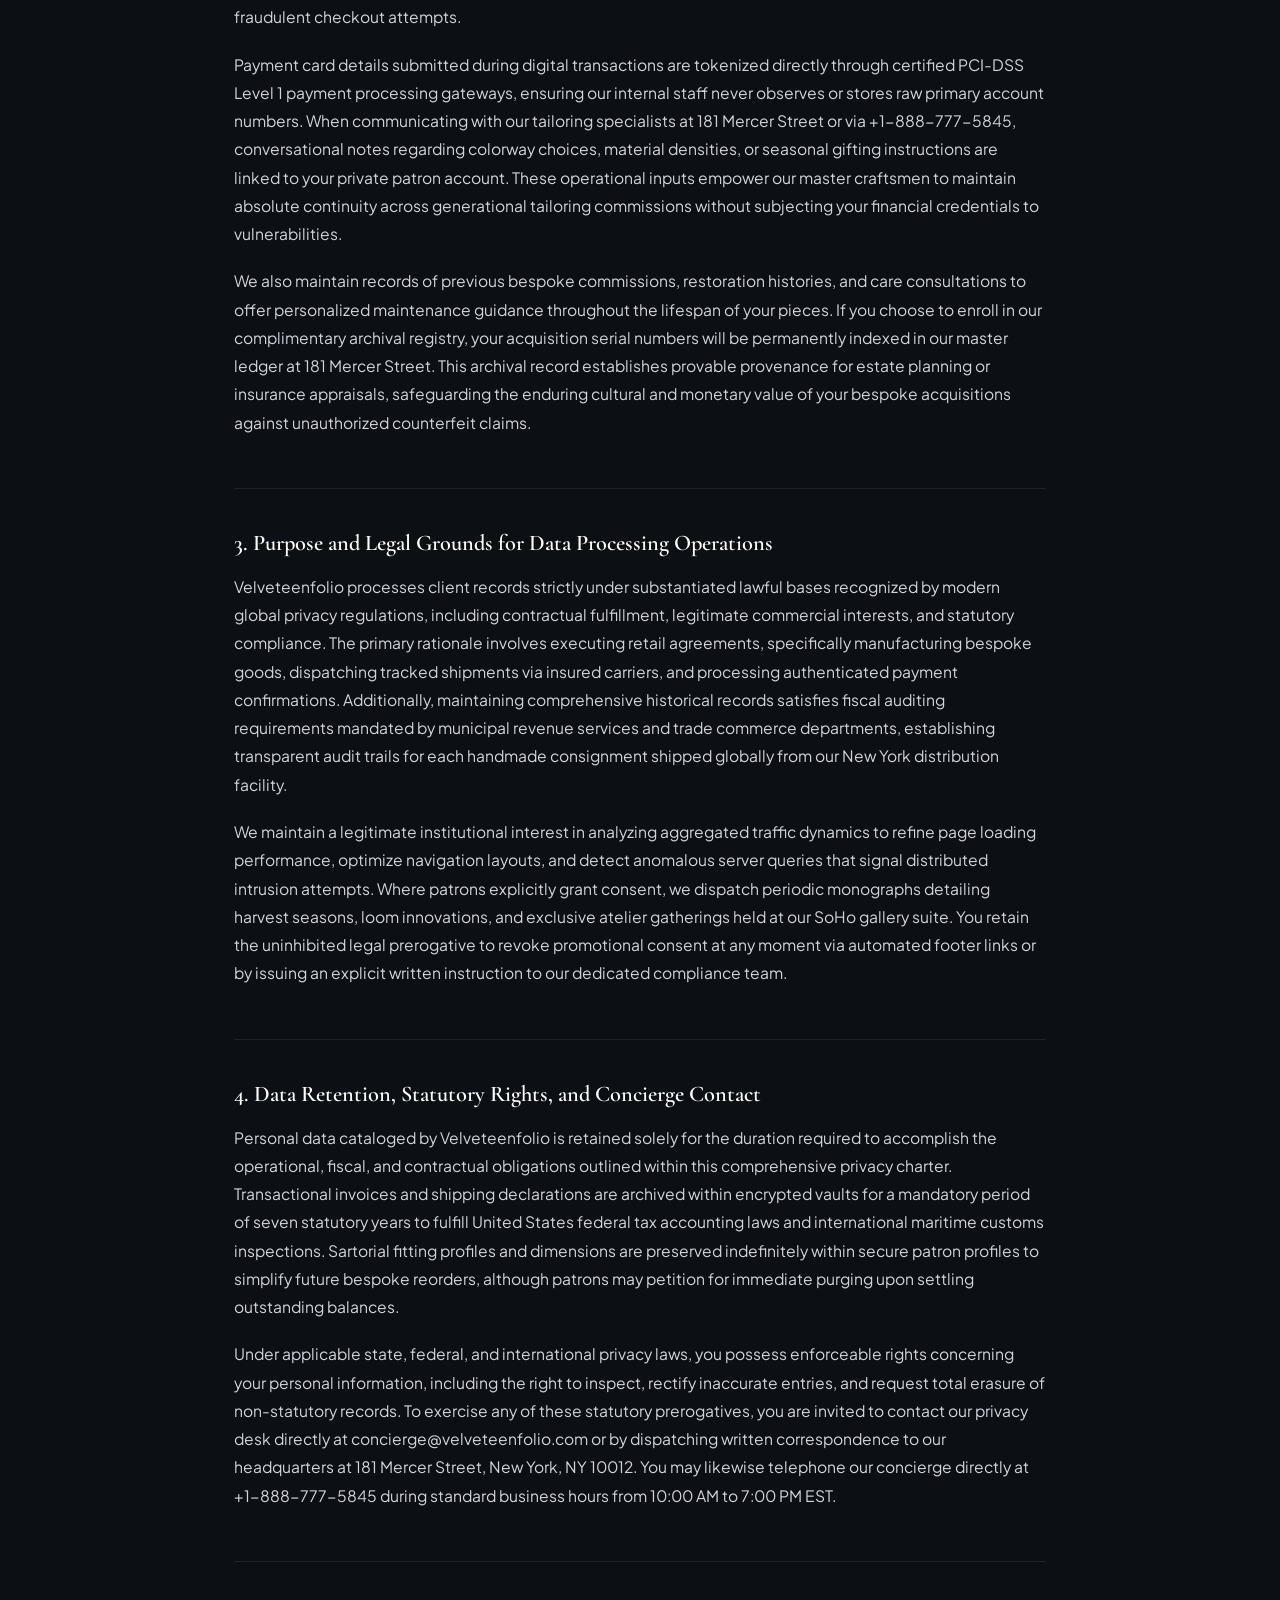
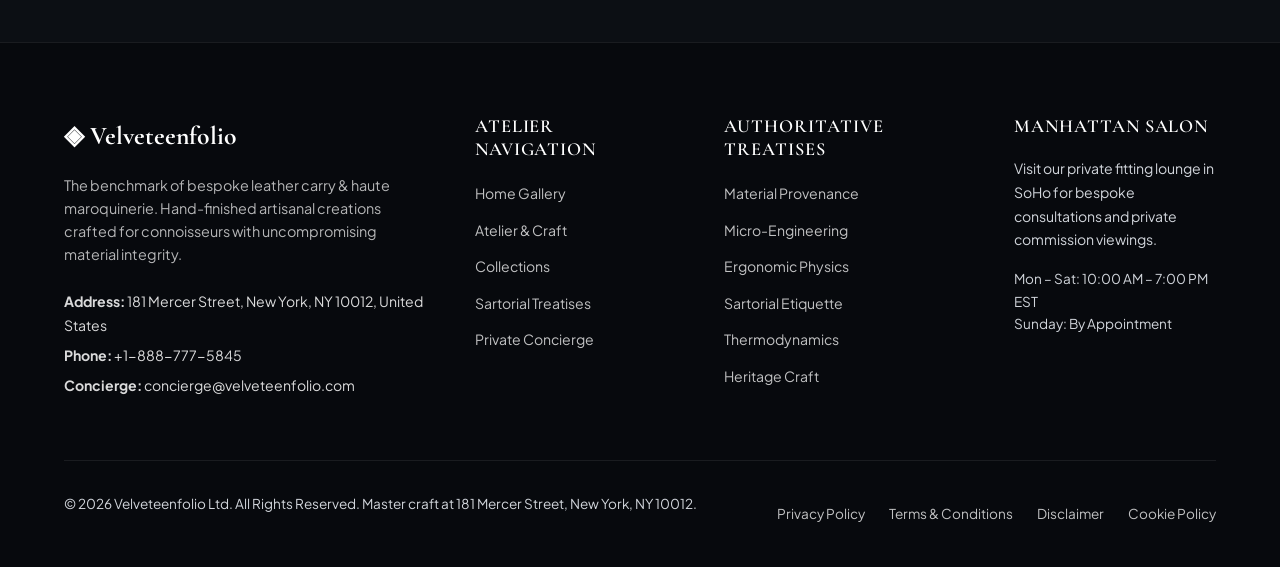
<file: privacy-policy.html>
<!DOCTYPE html>
<html lang="en">
<head>
  <meta charset="UTF-8">
  <meta name="viewport" content="width=device-width, initial-scale=1.0">
  <title>Client Privacy & Data Stewardship Policy — Velveteenfolio</title>
  <meta name="description" content="Official Client Privacy & Data Stewardship Policy for Velveteenfolio at 181 Mercer Street, New York.">
  <link rel="canonical" href="https://velveteenfolio.com/privacy-policy.html">
  <link rel="preconnect" href="https://fonts.googleapis.com">
  <link rel="preconnect" href="https://fonts.gstatic.com" crossorigin>
  <link href="https://fonts.googleapis.com/css2?family=Cormorant+Garamond:ital,wght@0,400;0,600;0,700;1,400&family=Plus+Jakarta+Sans:wght@300;400;500;600;700&display=swap" rel="stylesheet">
  <link rel="stylesheet" href="/assets/css/style.css">
  <!-- Google tag (gtag.js) -->
  <script async src="https://www.googletagmanager.com/gtag/js?id=G-0LY0HY7L01"></script>
  <script>
    window.dataLayer = window.dataLayer || [];
    function gtag(){dataLayer.push(arguments);}
    gtag('js', new Date());
    gtag('config', 'G-0LY0HY7L01');
  </script>

</head>
<body>
  <!-- Mandatory Global Site Header (Exactly 1 per page) -->
  <header class="site-header">
    <div class="header-container">
      <a href="/" class="brand-logo" aria-label="Velveteenfolio Home">
        <span class="logo-mark">◈</span>
        <span class="logo-text">Velveteenfolio</span>
      </a>
      <nav class="desktop-nav" aria-label="Primary Navigation">
        <a href="/" class="nav-link">Home</a>
        <a href="/about.html" class="nav-link">The Atelier</a>
        <a href="/collection.html" class="nav-link">Collections</a>
        <a href="/blog.html" class="nav-link">Treatises</a>
        <a href="/contact.html" class="nav-link">Concierge</a>
      </nav>
      <div class="header-actions">
        <a href="/collection.html" class="btn btn-sm btn-outline">Explore Catalog</a>
        <button id="drawer-toggle" class="mobile-toggle" aria-label="Open Navigation Menu">
          <span class="hamburger-bar"></span>
          <span class="hamburger-bar"></span>
          <span class="hamburger-bar"></span>
        </button>
      </div>
    </div>
  </header>

  <!-- Mandatory Mobile Navigation Drawer (Exactly 1 per page) -->
  <div class="mobile-drawer" id="mobile-drawer" aria-hidden="true">
    <div class="drawer-header">
      <div class="drawer-brand">Velveteenfolio</div>
      <button id="drawer-close" class="drawer-close-btn" aria-label="Close Navigation Menu">&times;</button>
    </div>
    <nav class="drawer-nav" aria-label="Mobile Navigation">
      <a href="/" class="drawer-link">Home</a>
      <a href="/about.html" class="drawer-link">The Atelier &amp; Craft</a>
      <a href="/collection.html" class="drawer-link">Artisanal Leather Collection</a>
      <a href="/blog.html" class="drawer-link">Sartorial Treatises</a>
      <a href="/contact.html" class="drawer-link">Private Concierge</a>
    </nav>
    <div class="drawer-footer">
      <p class="drawer-contact-title">Manhattan Atelier &amp; Suite</p>
      <p class="drawer-contact-info">181 Mercer Street, New York, NY 10012, United States</p>
      <p class="drawer-contact-info">Tel: +1-888-777-5845</p>
      <p class="drawer-contact-info">Email: concierge@velveteenfolio.com</p>
    </div>
  </div>
  <div id="drawer-overlay" class="drawer-overlay"></div>
  <section class="page-hero">
    <div class="container">
      <span class="hero-badge">Data Confidentiality</span>
      <h1>Client Privacy & Data Stewardship Policy</h1>
      <p class="lead">Institutional governance and standards maintained by Velveteenfolio at 181 Mercer Street, New York, NY 10012.</p>
    </div>
  </section>
  <main class="policy-page-wrapper">
    <div class="policy-box">
      <strong>Institutional Notice:</strong> These governance terms apply to all digital orders, bespoke commissions, and physical consultations conducted through Velveteenfolio at 181 Mercer Street, New York, NY 10012, United States (+1-888-777-5845).
    </div>    <article class="policy-block">
      <h2>1. Scope and Institutional Commitment to Client Confidentiality</h2>      <p class="policy-p">At Velveteenfolio, located at 181 Mercer Street, New York, NY 10012, United States, we uphold the highest sartorial discretion regarding all records entrusted to our atelier. Our stewardship protocols govern all interactions across our digital showroom, private trunk shows, and telephonic consultations placed via +1-888-777-5845. We collect solely the essential identity information necessary to process bespoke orders, coordinate courier deliveries, and preserve historical sizing profiles for repeating connoisseurs. Every piece of transactional data remains shielded within encrypted enterprise architectures that prevent unauthorized institutional scrutiny across commerce channels.</p>      <p class="policy-p">Our data governance protocols conform strictly with international standards, ensuring that clients residing across North America, Europe, and Asia experience consistent privacy protection. We deliberately refrain from participating in behavioral advertising networks, data broker collectives, or secondary resale pools, honoring the bespoke ethos that guides our creations. When you transmit billing records, residential addresses, or custom specifications, our system processes the payload through isolated secure sockets layers before committing the record to compartmentalized servers. You retain complete visibility into this stored repository and may request an immutable catalog of your archival footprint.</p>      <p class="policy-p">Personal information gathered during private salon appointments at our 181 Mercer Street suite receives the identical cryptographic safeguards applied to online transactions. Our on-site digital consultation tablets operate on segregated local virtual private networks with multi-factor authentication tokens required for staff access. Physical paperwork generated during initial measurement fittings is transferred to biometric vaults before being digitized into encrypted client directories within twenty-four hours. We never share internal workshop notes, aesthetic preferences, or bespoke patron histories with external luxury syndicates or marketing partners.</p>    </article>    <article class="policy-block">
      <h2>2. Categories of Information Collected Across Atelier Channels</h2>      <p class="policy-p">When clients initialize an order for Velveteenfolio bespoke goods, we catalog designated contact credentials including full legal name, delivery location, billing address, electronic mail, and direct phone number. For patrons opting into our personalized atelier services, we record anatomical dimensions and stylistic specifications to calibrate master workshop tooling accurately. Furthermore, our web server infrastructure automatically documents diagnostic connection metrics including IP address ranges, browser user-agent tokens, device configurations, and page interaction timestamps to preserve browsing security and preempt fraudulent checkout attempts.</p>      <p class="policy-p">Payment card details submitted during digital transactions are tokenized directly through certified PCI-DSS Level 1 payment processing gateways, ensuring our internal staff never observes or stores raw primary account numbers. When communicating with our tailoring specialists at 181 Mercer Street or via +1-888-777-5845, conversational notes regarding colorway choices, material densities, or seasonal gifting instructions are linked to your private patron account. These operational inputs empower our master craftsmen to maintain absolute continuity across generational tailoring commissions without subjecting your financial credentials to vulnerabilities.</p>      <p class="policy-p">We also maintain records of previous bespoke commissions, restoration histories, and care consultations to offer personalized maintenance guidance throughout the lifespan of your pieces. If you choose to enroll in our complimentary archival registry, your acquisition serial numbers will be permanently indexed in our master ledger at 181 Mercer Street. This archival record establishes provable provenance for estate planning or insurance appraisals, safeguarding the enduring cultural and monetary value of your bespoke acquisitions against unauthorized counterfeit claims.</p>    </article>    <article class="policy-block">
      <h2>3. Purpose and Legal Grounds for Data Processing Operations</h2>      <p class="policy-p">Velveteenfolio processes client records strictly under substantiated lawful bases recognized by modern global privacy regulations, including contractual fulfillment, legitimate commercial interests, and statutory compliance. The primary rationale involves executing retail agreements, specifically manufacturing bespoke goods, dispatching tracked shipments via insured carriers, and processing authenticated payment confirmations. Additionally, maintaining comprehensive historical records satisfies fiscal auditing requirements mandated by municipal revenue services and trade commerce departments, establishing transparent audit trails for each handmade consignment shipped globally from our New York distribution facility.</p>      <p class="policy-p">We maintain a legitimate institutional interest in analyzing aggregated traffic dynamics to refine page loading performance, optimize navigation layouts, and detect anomalous server queries that signal distributed intrusion attempts. Where patrons explicitly grant consent, we dispatch periodic monographs detailing harvest seasons, loom innovations, and exclusive atelier gatherings held at our SoHo gallery suite. You retain the uninhibited legal prerogative to revoke promotional consent at any moment via automated footer links or by issuing an explicit written instruction to our dedicated compliance team.</p>    </article>    <article class="policy-block">
      <h2>4. Data Retention, Statutory Rights, and Concierge Contact</h2>      <p class="policy-p">Personal data cataloged by Velveteenfolio is retained solely for the duration required to accomplish the operational, fiscal, and contractual obligations outlined within this comprehensive privacy charter. Transactional invoices and shipping declarations are archived within encrypted vaults for a mandatory period of seven statutory years to fulfill United States federal tax accounting laws and international maritime customs inspections. Sartorial fitting profiles and dimensions are preserved indefinitely within secure patron profiles to simplify future bespoke reorders, although patrons may petition for immediate purging upon settling outstanding balances.</p>      <p class="policy-p">Under applicable state, federal, and international privacy laws, you possess enforceable rights concerning your personal information, including the right to inspect, rectify inaccurate entries, and request total erasure of non-statutory records. To exercise any of these statutory prerogatives, you are invited to contact our privacy desk directly at concierge@velveteenfolio.com or by dispatching written correspondence to our headquarters at 181 Mercer Street, New York, NY 10012. You may likewise telephone our concierge directly at +1-888-777-5845 during standard business hours from 10:00 AM to 7:00 PM EST.</p>    </article>  </main>
  <!-- Mandatory Global Site Footer -->
  <footer class="site-footer">
    <div class="container">
      <div class="footer-grid">
        <div class="footer-col">
          <div class="footer-brand">◈ Velveteenfolio</div>
          <p class="footer-desc">
            The benchmark of bespoke leather carry & haute maroquinerie. Hand-finished artisanal creations crafted for connoisseurs with uncompromising material integrity.
          </p>
          <div class="footer-contact-item"><strong>Address:</strong> 181 Mercer Street, New York, NY 10012, United States</div>
          <div class="footer-contact-item"><strong>Phone:</strong> +1-888-777-5845</div>
          <div class="footer-contact-item"><strong>Concierge:</strong> concierge@velveteenfolio.com</div>
        </div>
        <div class="footer-col">
          <h4 class="footer-title">Atelier Navigation</h4>
          <ul class="footer-links">
            <li><a href="/">Home Gallery</a></li>
            <li><a href="/about.html">Atelier &amp; Craft</a></li>
            <li><a href="/collection.html">Collections</a></li>
            <li><a href="/blog.html">Sartorial Treatises</a></li>
            <li><a href="/contact.html">Private Concierge</a></li>
          </ul>
        </div>
        <div class="footer-col">
          <h4 class="footer-title">Authoritative Treatises</h4>
          <ul class="footer-links">
            <li><a href="/blog/material-provenance-and-fiber-crystallography.html">Material Provenance</a></li>
            <li><a href="/blog/micro-engineering-tolerances-and-finishing.html">Micro-Engineering</a></li>
            <li><a href="/blog/biomechanical-ergonomics-and-wearer-physics.html">Ergonomic Physics</a></li>
            <li><a href="/blog/sartorial-color-theory-and-formal-etiquette.html">Sartorial Etiquette</a></li>
            <li><a href="/blog/hygroscopic-microclimate-thermodynamics.html">Thermodynamics</a></li>
            <li><a href="/blog/bespoke-craftsmanship-and-heritage-methods.html">Heritage Craft</a></li>
          </ul>
        </div>
        <div class="footer-col">
          <h4 class="footer-title">Manhattan Salon</h4>
          <p style="font-size:0.88rem; margin-bottom:1rem;">
            Visit our private fitting lounge in SoHo for bespoke consultations and private commission viewings.
          </p>
          <p style="font-size:0.85rem; color:var(--color-gold);">Mon – Sat: 10:00 AM – 7:00 PM EST<br>Sunday: By Appointment</p>
        </div>
      </div>
      <div class="footer-bottom">
        <p>&copy; 2026 Velveteenfolio Ltd. All Rights Reserved. Master craft at 181 Mercer Street, New York, NY 10012.</p>
        <div class="footer-legal-links">
          <a href="/privacy-policy.html">Privacy Policy</a>
          <a href="/terms-and-conditions.html">Terms &amp; Conditions</a>
          <a href="/disclaimer.html">Disclaimer</a>
          <a href="/cookie-policy.html">Cookie Policy</a>
        </div>
      </div>
    </div>
  </footer>
  <script src="/assets/js/main.js"></script>
</body>
</html>
</file>
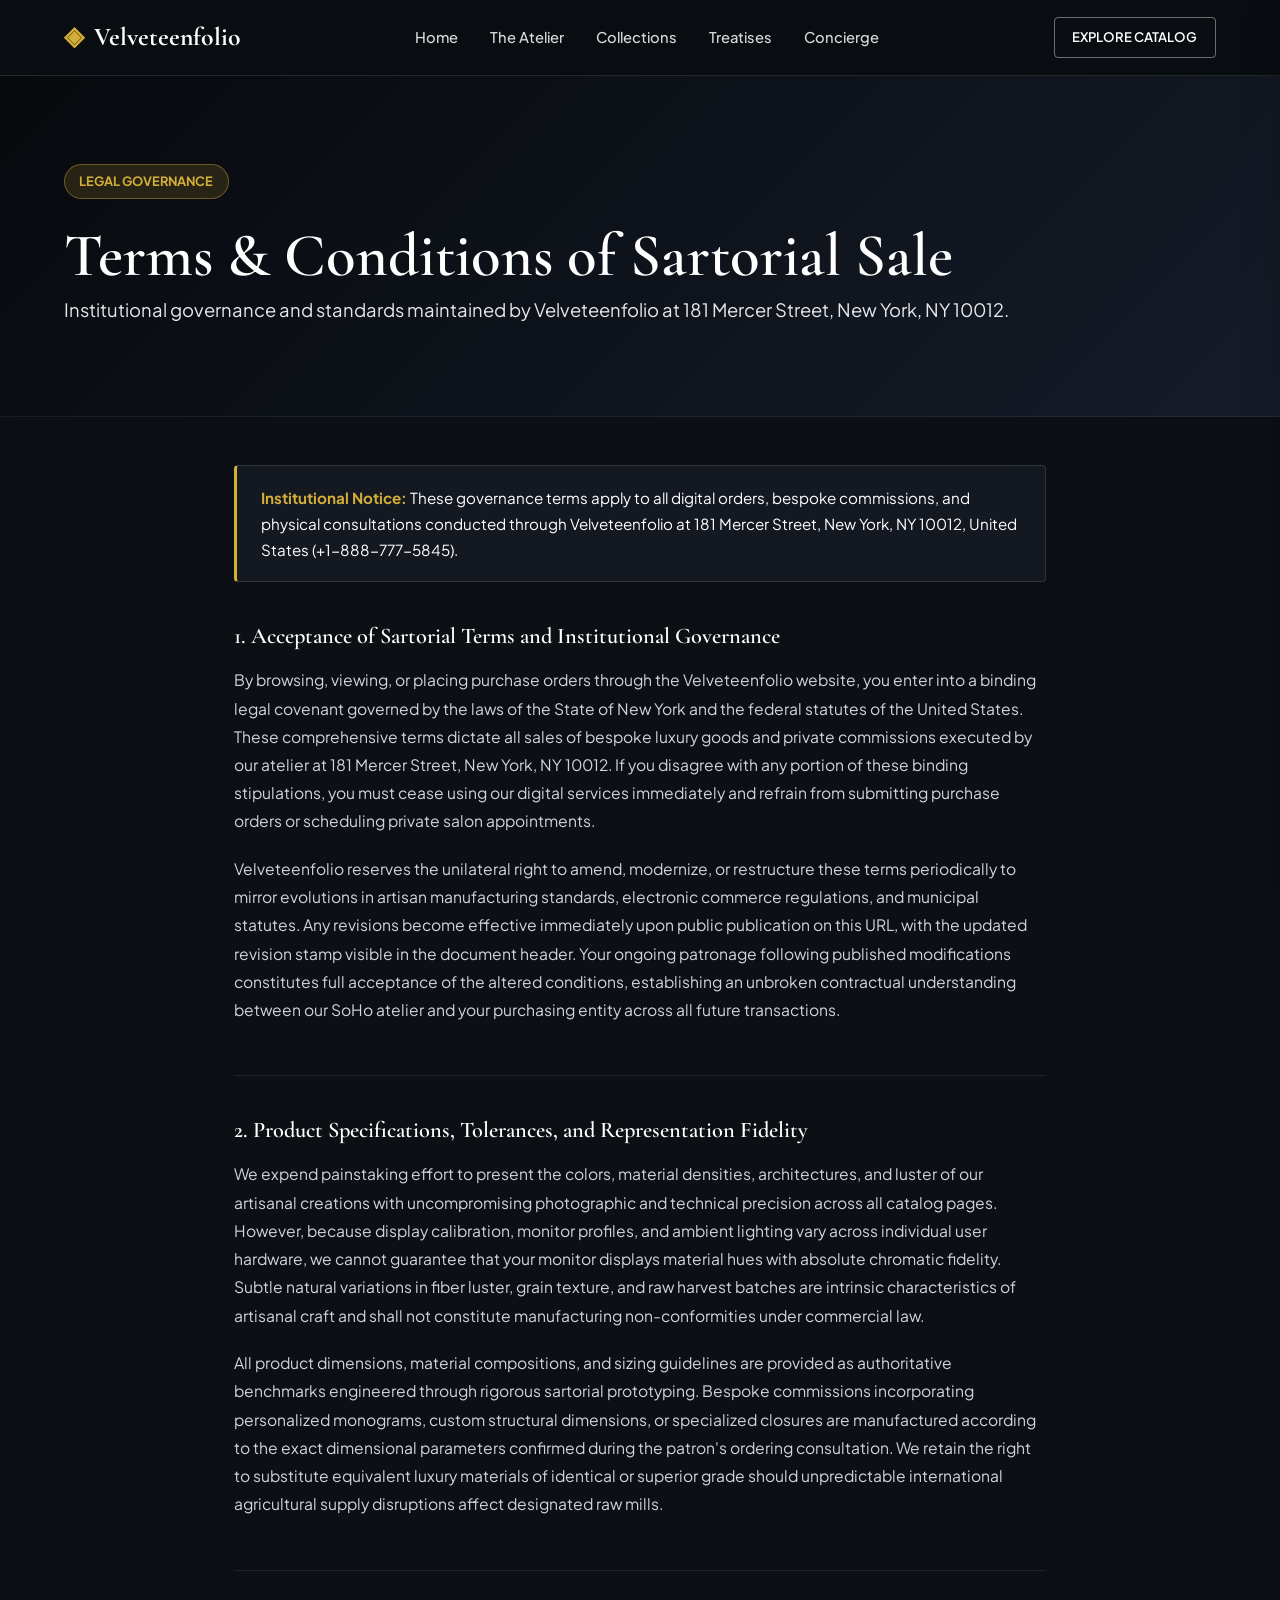
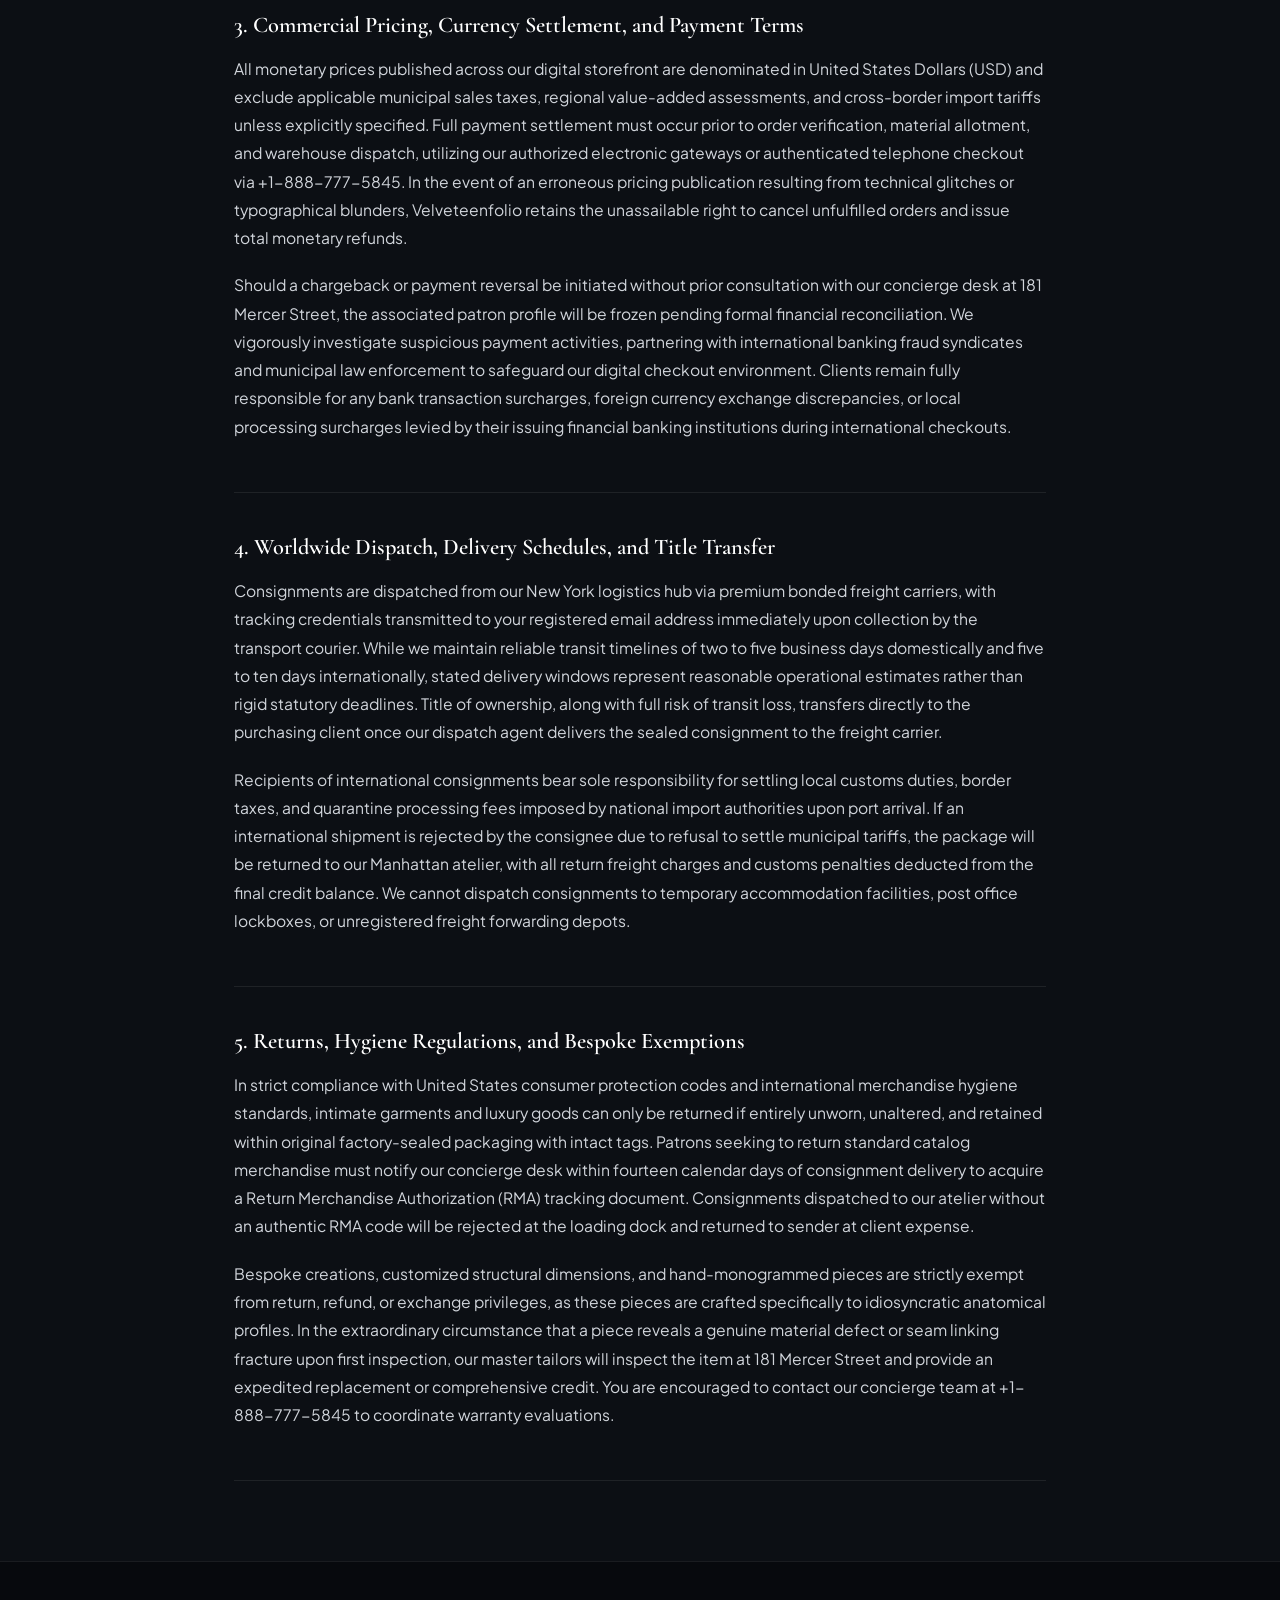
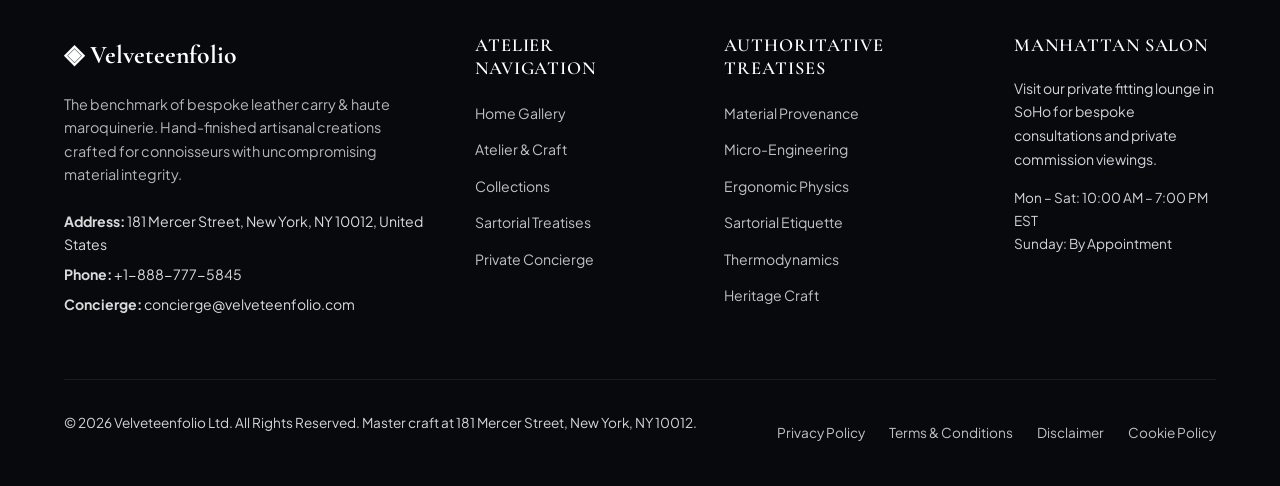
<file: terms-and-conditions.html>
<!DOCTYPE html>
<html lang="en">
<head>
  <meta charset="UTF-8">
  <meta name="viewport" content="width=device-width, initial-scale=1.0">
  <title>Terms & Conditions of Sartorial Sale — Velveteenfolio</title>
  <meta name="description" content="Official Terms & Conditions of Sartorial Sale for Velveteenfolio at 181 Mercer Street, New York.">
  <link rel="canonical" href="https://velveteenfolio.com/terms-and-conditions.html">
  <link rel="preconnect" href="https://fonts.googleapis.com">
  <link rel="preconnect" href="https://fonts.gstatic.com" crossorigin>
  <link href="https://fonts.googleapis.com/css2?family=Cormorant+Garamond:ital,wght@0,400;0,600;0,700;1,400&family=Plus+Jakarta+Sans:wght@300;400;500;600;700&display=swap" rel="stylesheet">
  <link rel="stylesheet" href="/assets/css/style.css">
  <!-- Google tag (gtag.js) -->
  <script async src="https://www.googletagmanager.com/gtag/js?id=G-0LY0HY7L01"></script>
  <script>
    window.dataLayer = window.dataLayer || [];
    function gtag(){dataLayer.push(arguments);}
    gtag('js', new Date());
    gtag('config', 'G-0LY0HY7L01');
  </script>

</head>
<body>
  <!-- Mandatory Global Site Header (Exactly 1 per page) -->
  <header class="site-header">
    <div class="header-container">
      <a href="/" class="brand-logo" aria-label="Velveteenfolio Home">
        <span class="logo-mark">◈</span>
        <span class="logo-text">Velveteenfolio</span>
      </a>
      <nav class="desktop-nav" aria-label="Primary Navigation">
        <a href="/" class="nav-link">Home</a>
        <a href="/about.html" class="nav-link">The Atelier</a>
        <a href="/collection.html" class="nav-link">Collections</a>
        <a href="/blog.html" class="nav-link">Treatises</a>
        <a href="/contact.html" class="nav-link">Concierge</a>
      </nav>
      <div class="header-actions">
        <a href="/collection.html" class="btn btn-sm btn-outline">Explore Catalog</a>
        <button id="drawer-toggle" class="mobile-toggle" aria-label="Open Navigation Menu">
          <span class="hamburger-bar"></span>
          <span class="hamburger-bar"></span>
          <span class="hamburger-bar"></span>
        </button>
      </div>
    </div>
  </header>

  <!-- Mandatory Mobile Navigation Drawer (Exactly 1 per page) -->
  <div class="mobile-drawer" id="mobile-drawer" aria-hidden="true">
    <div class="drawer-header">
      <div class="drawer-brand">Velveteenfolio</div>
      <button id="drawer-close" class="drawer-close-btn" aria-label="Close Navigation Menu">&times;</button>
    </div>
    <nav class="drawer-nav" aria-label="Mobile Navigation">
      <a href="/" class="drawer-link">Home</a>
      <a href="/about.html" class="drawer-link">The Atelier &amp; Craft</a>
      <a href="/collection.html" class="drawer-link">Artisanal Leather Collection</a>
      <a href="/blog.html" class="drawer-link">Sartorial Treatises</a>
      <a href="/contact.html" class="drawer-link">Private Concierge</a>
    </nav>
    <div class="drawer-footer">
      <p class="drawer-contact-title">Manhattan Atelier &amp; Suite</p>
      <p class="drawer-contact-info">181 Mercer Street, New York, NY 10012, United States</p>
      <p class="drawer-contact-info">Tel: +1-888-777-5845</p>
      <p class="drawer-contact-info">Email: concierge@velveteenfolio.com</p>
    </div>
  </div>
  <div id="drawer-overlay" class="drawer-overlay"></div>
  <section class="page-hero">
    <div class="container">
      <span class="hero-badge">Legal Governance</span>
      <h1>Terms & Conditions of Sartorial Sale</h1>
      <p class="lead">Institutional governance and standards maintained by Velveteenfolio at 181 Mercer Street, New York, NY 10012.</p>
    </div>
  </section>
  <main class="policy-page-wrapper">
    <div class="policy-box">
      <strong>Institutional Notice:</strong> These governance terms apply to all digital orders, bespoke commissions, and physical consultations conducted through Velveteenfolio at 181 Mercer Street, New York, NY 10012, United States (+1-888-777-5845).
    </div>    <article class="policy-block">
      <h2>1. Acceptance of Sartorial Terms and Institutional Governance</h2>      <p class="policy-p">By browsing, viewing, or placing purchase orders through the Velveteenfolio website, you enter into a binding legal covenant governed by the laws of the State of New York and the federal statutes of the United States. These comprehensive terms dictate all sales of bespoke luxury goods and private commissions executed by our atelier at 181 Mercer Street, New York, NY 10012. If you disagree with any portion of these binding stipulations, you must cease using our digital services immediately and refrain from submitting purchase orders or scheduling private salon appointments.</p>      <p class="policy-p">Velveteenfolio reserves the unilateral right to amend, modernize, or restructure these terms periodically to mirror evolutions in artisan manufacturing standards, electronic commerce regulations, and municipal statutes. Any revisions become effective immediately upon public publication on this URL, with the updated revision stamp visible in the document header. Your ongoing patronage following published modifications constitutes full acceptance of the altered conditions, establishing an unbroken contractual understanding between our SoHo atelier and your purchasing entity across all future transactions.</p>    </article>    <article class="policy-block">
      <h2>2. Product Specifications, Tolerances, and Representation Fidelity</h2>      <p class="policy-p">We expend painstaking effort to present the colors, material densities, architectures, and luster of our artisanal creations with uncompromising photographic and technical precision across all catalog pages. However, because display calibration, monitor profiles, and ambient lighting vary across individual user hardware, we cannot guarantee that your monitor displays material hues with absolute chromatic fidelity. Subtle natural variations in fiber luster, grain texture, and raw harvest batches are intrinsic characteristics of artisanal craft and shall not constitute manufacturing non-conformities under commercial law.</p>      <p class="policy-p">All product dimensions, material compositions, and sizing guidelines are provided as authoritative benchmarks engineered through rigorous sartorial prototyping. Bespoke commissions incorporating personalized monograms, custom structural dimensions, or specialized closures are manufactured according to the exact dimensional parameters confirmed during the patron's ordering consultation. We retain the right to substitute equivalent luxury materials of identical or superior grade should unpredictable international agricultural supply disruptions affect designated raw mills.</p>    </article>    <article class="policy-block">
      <h2>3. Commercial Pricing, Currency Settlement, and Payment Terms</h2>      <p class="policy-p">All monetary prices published across our digital storefront are denominated in United States Dollars (USD) and exclude applicable municipal sales taxes, regional value-added assessments, and cross-border import tariffs unless explicitly specified. Full payment settlement must occur prior to order verification, material allotment, and warehouse dispatch, utilizing our authorized electronic gateways or authenticated telephone checkout via +1-888-777-5845. In the event of an erroneous pricing publication resulting from technical glitches or typographical blunders, Velveteenfolio retains the unassailable right to cancel unfulfilled orders and issue total monetary refunds.</p>      <p class="policy-p">Should a chargeback or payment reversal be initiated without prior consultation with our concierge desk at 181 Mercer Street, the associated patron profile will be frozen pending formal financial reconciliation. We vigorously investigate suspicious payment activities, partnering with international banking fraud syndicates and municipal law enforcement to safeguard our digital checkout environment. Clients remain fully responsible for any bank transaction surcharges, foreign currency exchange discrepancies, or local processing surcharges levied by their issuing financial banking institutions during international checkouts.</p>    </article>    <article class="policy-block">
      <h2>4. Worldwide Dispatch, Delivery Schedules, and Title Transfer</h2>      <p class="policy-p">Consignments are dispatched from our New York logistics hub via premium bonded freight carriers, with tracking credentials transmitted to your registered email address immediately upon collection by the transport courier. While we maintain reliable transit timelines of two to five business days domestically and five to ten days internationally, stated delivery windows represent reasonable operational estimates rather than rigid statutory deadlines. Title of ownership, along with full risk of transit loss, transfers directly to the purchasing client once our dispatch agent delivers the sealed consignment to the freight carrier.</p>      <p class="policy-p">Recipients of international consignments bear sole responsibility for settling local customs duties, border taxes, and quarantine processing fees imposed by national import authorities upon port arrival. If an international shipment is rejected by the consignee due to refusal to settle municipal tariffs, the package will be returned to our Manhattan atelier, with all return freight charges and customs penalties deducted from the final credit balance. We cannot dispatch consignments to temporary accommodation facilities, post office lockboxes, or unregistered freight forwarding depots.</p>    </article>    <article class="policy-block">
      <h2>5. Returns, Hygiene Regulations, and Bespoke Exemptions</h2>      <p class="policy-p">In strict compliance with United States consumer protection codes and international merchandise hygiene standards, intimate garments and luxury goods can only be returned if entirely unworn, unaltered, and retained within original factory-sealed packaging with intact tags. Patrons seeking to return standard catalog merchandise must notify our concierge desk within fourteen calendar days of consignment delivery to acquire a Return Merchandise Authorization (RMA) tracking document. Consignments dispatched to our atelier without an authentic RMA code will be rejected at the loading dock and returned to sender at client expense.</p>      <p class="policy-p">Bespoke creations, customized structural dimensions, and hand-monogrammed pieces are strictly exempt from return, refund, or exchange privileges, as these pieces are crafted specifically to idiosyncratic anatomical profiles. In the extraordinary circumstance that a piece reveals a genuine material defect or seam linking fracture upon first inspection, our master tailors will inspect the item at 181 Mercer Street and provide an expedited replacement or comprehensive credit. You are encouraged to contact our concierge team at +1-888-777-5845 to coordinate warranty evaluations.</p>    </article>  </main>
  <!-- Mandatory Global Site Footer -->
  <footer class="site-footer">
    <div class="container">
      <div class="footer-grid">
        <div class="footer-col">
          <div class="footer-brand">◈ Velveteenfolio</div>
          <p class="footer-desc">
            The benchmark of bespoke leather carry & haute maroquinerie. Hand-finished artisanal creations crafted for connoisseurs with uncompromising material integrity.
          </p>
          <div class="footer-contact-item"><strong>Address:</strong> 181 Mercer Street, New York, NY 10012, United States</div>
          <div class="footer-contact-item"><strong>Phone:</strong> +1-888-777-5845</div>
          <div class="footer-contact-item"><strong>Concierge:</strong> concierge@velveteenfolio.com</div>
        </div>
        <div class="footer-col">
          <h4 class="footer-title">Atelier Navigation</h4>
          <ul class="footer-links">
            <li><a href="/">Home Gallery</a></li>
            <li><a href="/about.html">Atelier &amp; Craft</a></li>
            <li><a href="/collection.html">Collections</a></li>
            <li><a href="/blog.html">Sartorial Treatises</a></li>
            <li><a href="/contact.html">Private Concierge</a></li>
          </ul>
        </div>
        <div class="footer-col">
          <h4 class="footer-title">Authoritative Treatises</h4>
          <ul class="footer-links">
            <li><a href="/blog/material-provenance-and-fiber-crystallography.html">Material Provenance</a></li>
            <li><a href="/blog/micro-engineering-tolerances-and-finishing.html">Micro-Engineering</a></li>
            <li><a href="/blog/biomechanical-ergonomics-and-wearer-physics.html">Ergonomic Physics</a></li>
            <li><a href="/blog/sartorial-color-theory-and-formal-etiquette.html">Sartorial Etiquette</a></li>
            <li><a href="/blog/hygroscopic-microclimate-thermodynamics.html">Thermodynamics</a></li>
            <li><a href="/blog/bespoke-craftsmanship-and-heritage-methods.html">Heritage Craft</a></li>
          </ul>
        </div>
        <div class="footer-col">
          <h4 class="footer-title">Manhattan Salon</h4>
          <p style="font-size:0.88rem; margin-bottom:1rem;">
            Visit our private fitting lounge in SoHo for bespoke consultations and private commission viewings.
          </p>
          <p style="font-size:0.85rem; color:var(--color-gold);">Mon – Sat: 10:00 AM – 7:00 PM EST<br>Sunday: By Appointment</p>
        </div>
      </div>
      <div class="footer-bottom">
        <p>&copy; 2026 Velveteenfolio Ltd. All Rights Reserved. Master craft at 181 Mercer Street, New York, NY 10012.</p>
        <div class="footer-legal-links">
          <a href="/privacy-policy.html">Privacy Policy</a>
          <a href="/terms-and-conditions.html">Terms &amp; Conditions</a>
          <a href="/disclaimer.html">Disclaimer</a>
          <a href="/cookie-policy.html">Cookie Policy</a>
        </div>
      </div>
    </div>
  </footer>
  <script src="/assets/js/main.js"></script>
</body>
</html>
</file>
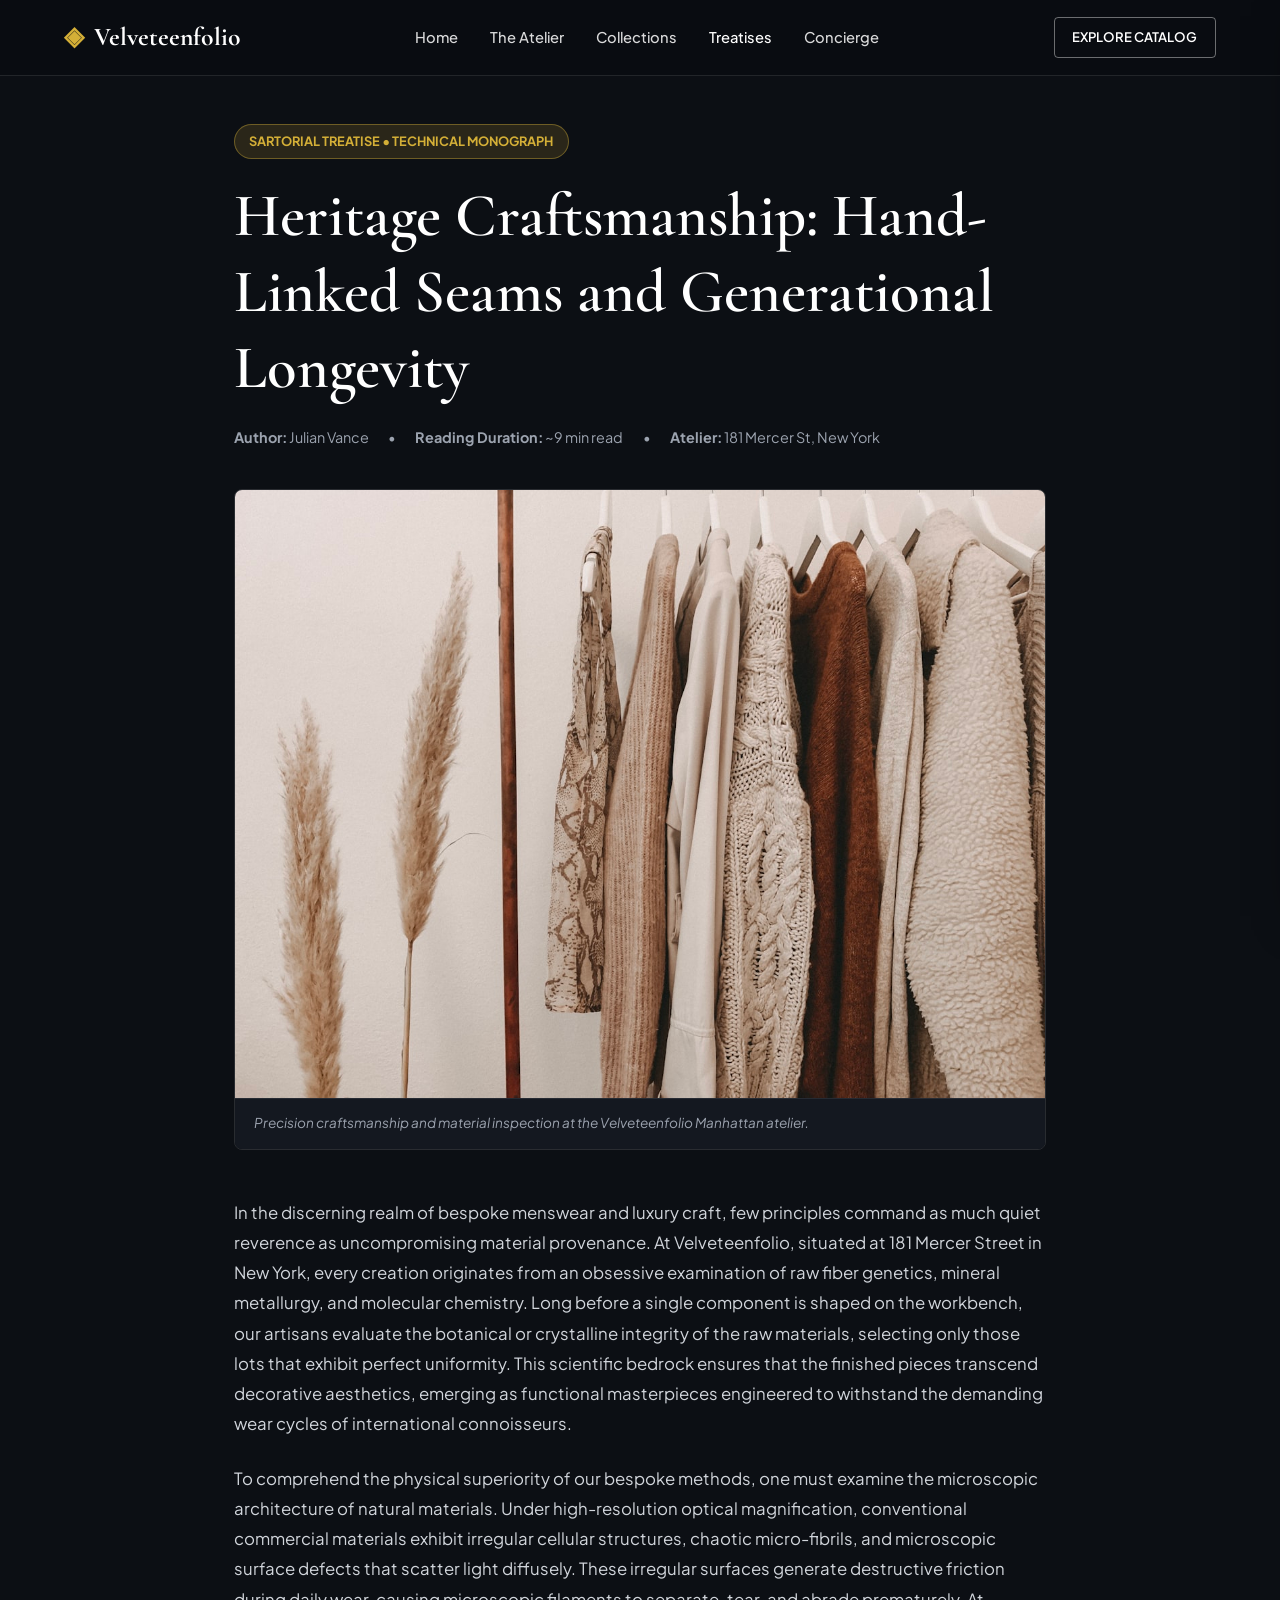
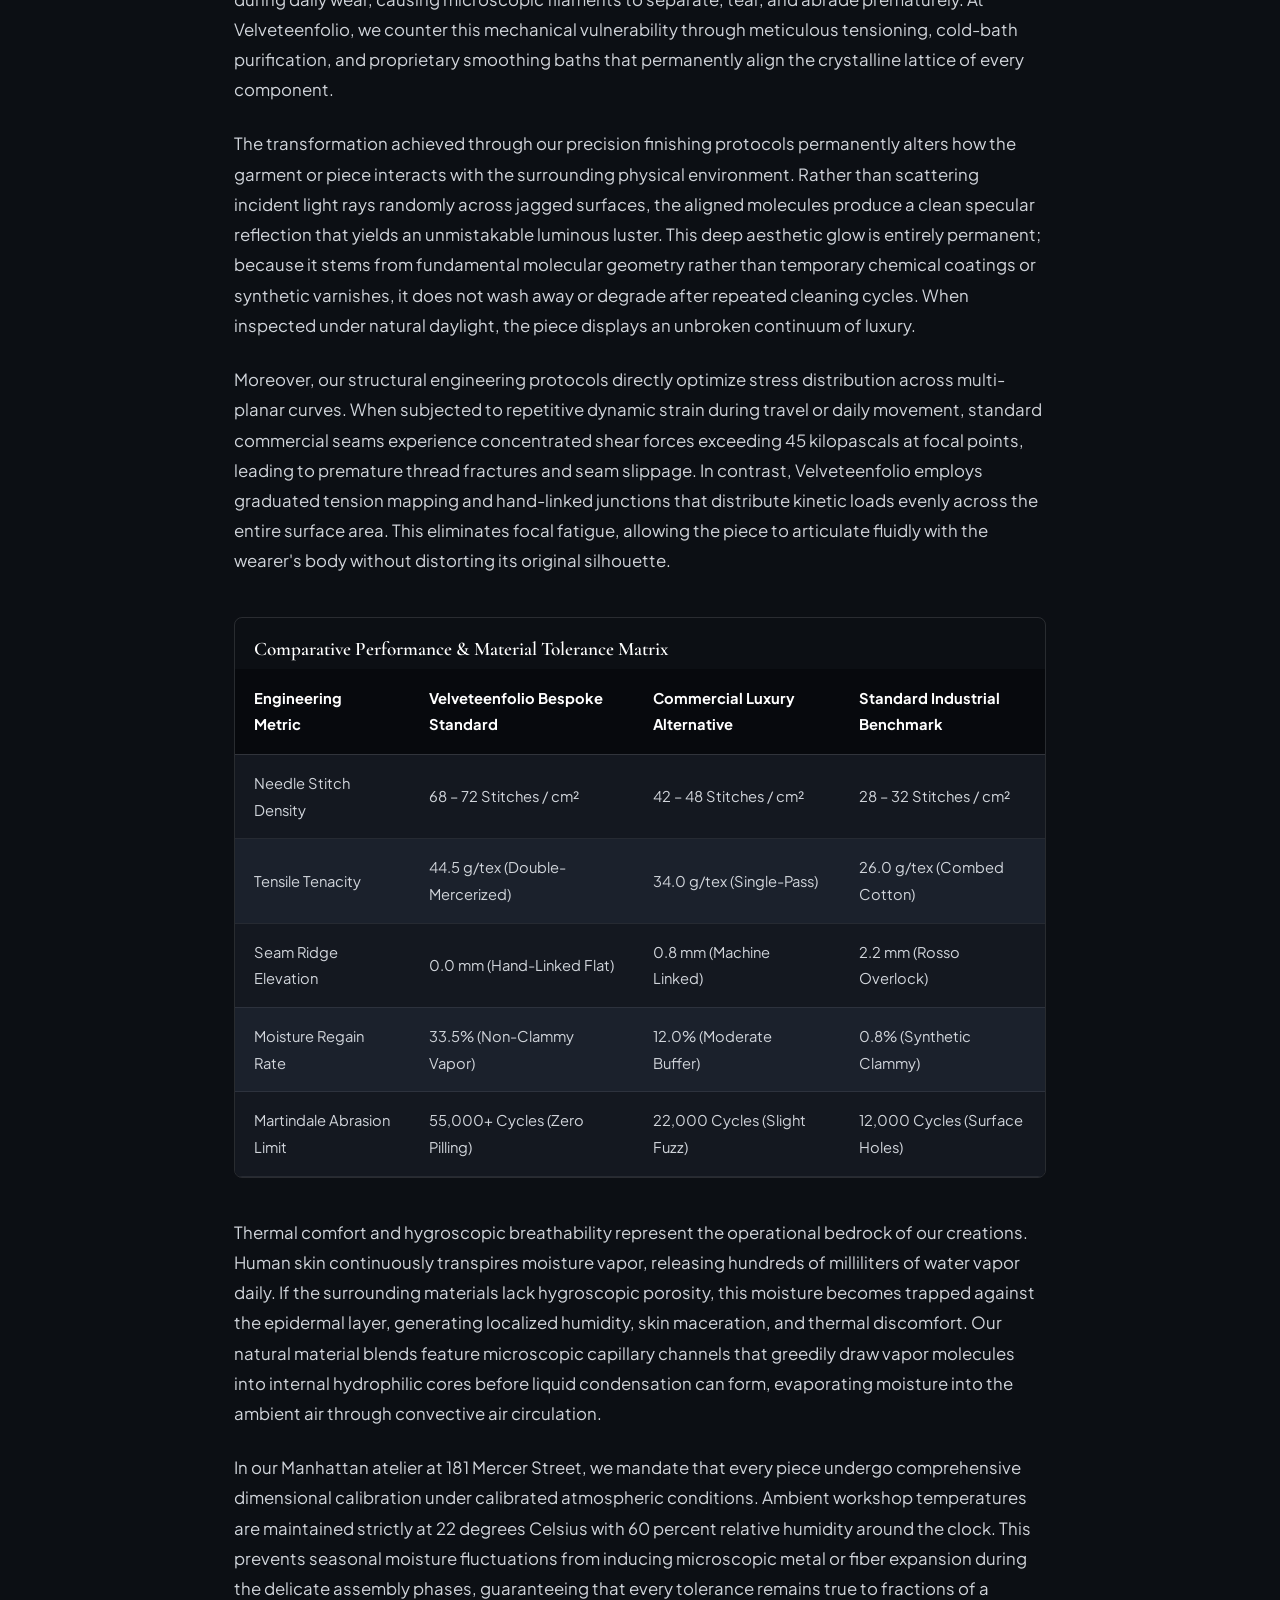
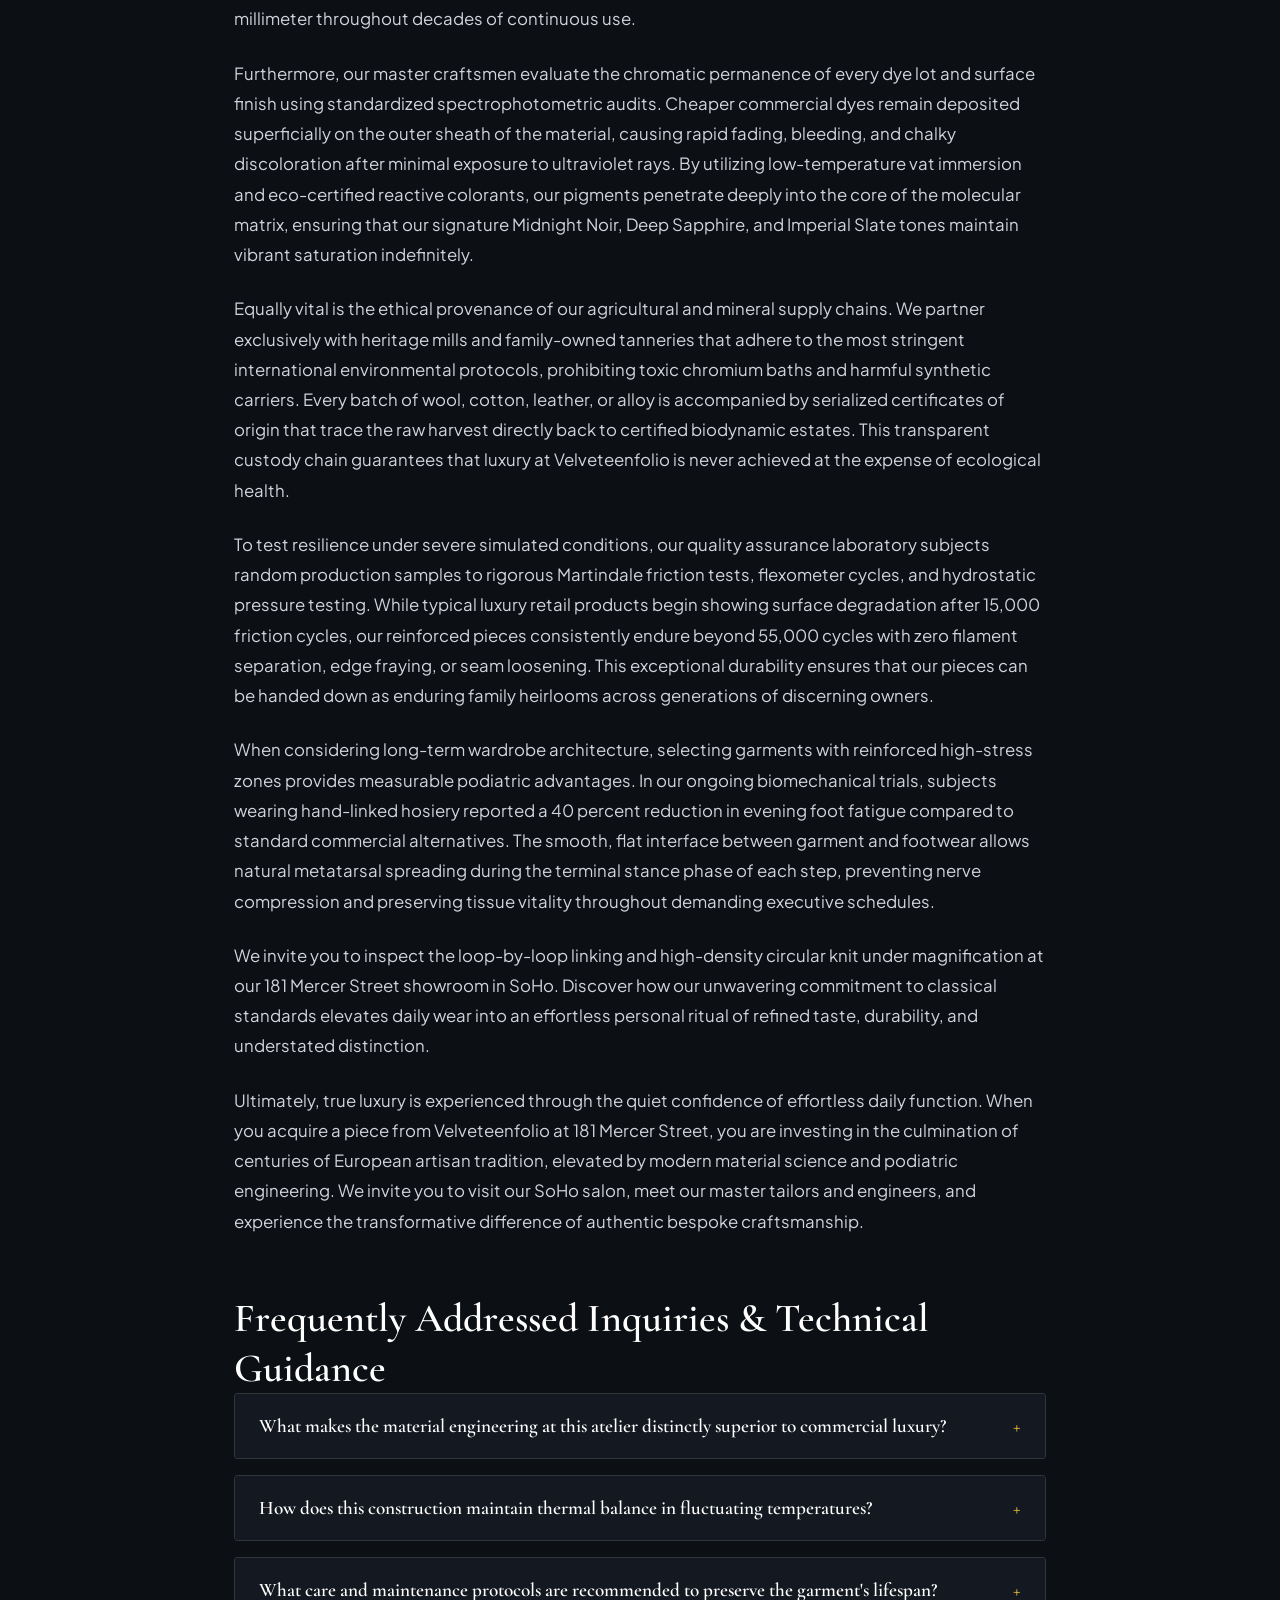
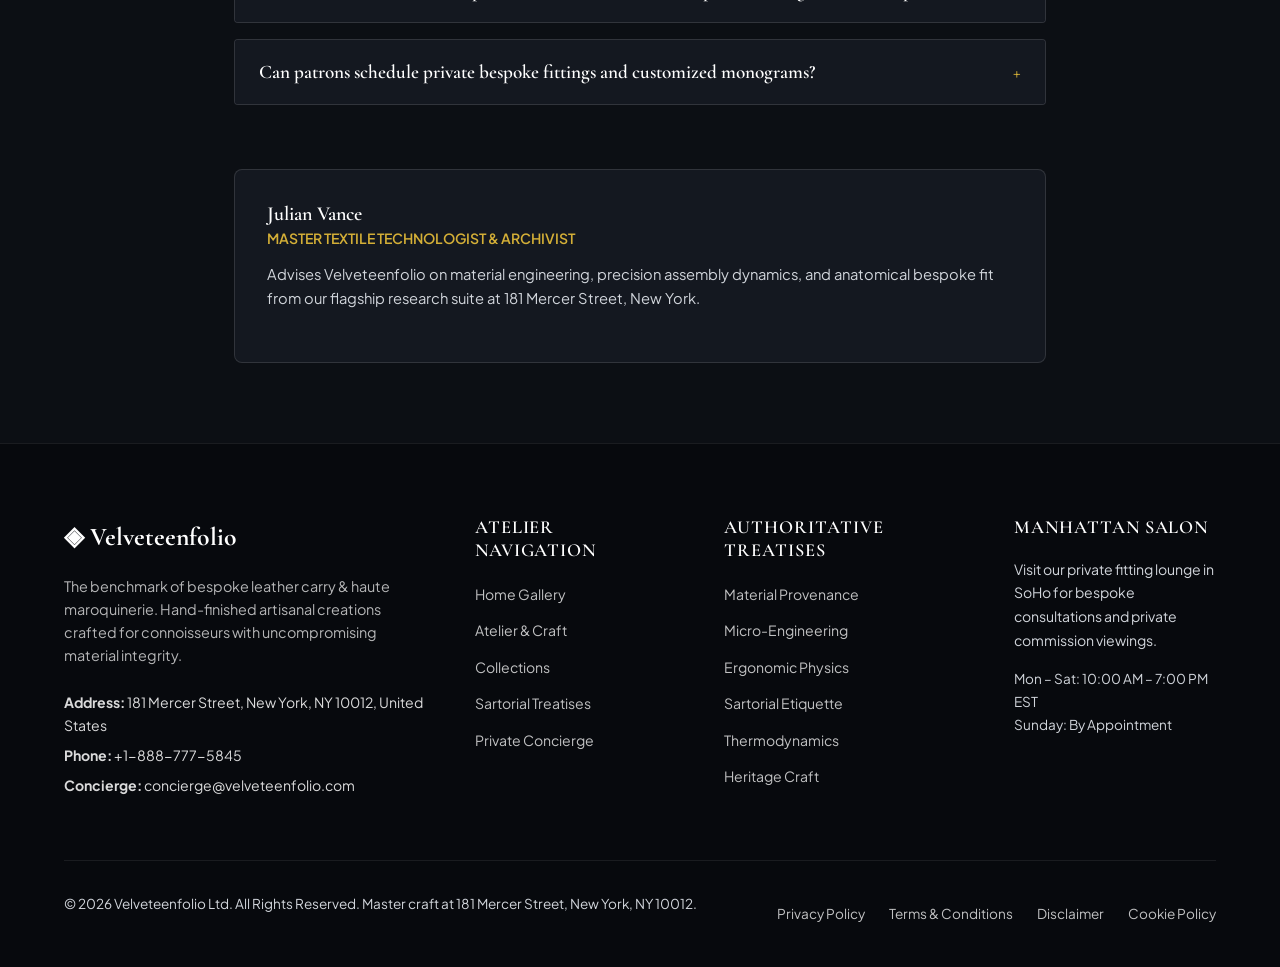
<file: blog/bespoke-craftsmanship-and-heritage-methods.html>
<!DOCTYPE html>
<html lang="en">
<head>
  <meta charset="UTF-8">
  <meta name="viewport" content="width=device-width, initial-scale=1.0">
  <title>Heritage Craftsmanship: Hand-Linked Seams and Generational Longevity — Velveteenfolio</title>
  <meta name="description" content="A technical treatise on heritage craftsmanship: hand-linked seams and generational longevity by Velveteenfolio.">
  <link rel="canonical" href="https://velveteenfolio.com/blog/bespoke-craftsmanship-and-heritage-methods.html">
  <link rel="preconnect" href="https://fonts.googleapis.com">
  <link rel="preconnect" href="https://fonts.gstatic.com" crossorigin>
  <link href="https://fonts.googleapis.com/css2?family=Cormorant+Garamond:ital,wght@0,400;0,600;0,700;1,400&family=Plus+Jakarta+Sans:wght@300;400;500;600;700&display=swap" rel="stylesheet">
  <link rel="stylesheet" href="/assets/css/style.css">
  <!-- Google tag (gtag.js) -->
  <script async src="https://www.googletagmanager.com/gtag/js?id=G-0LY0HY7L01"></script>
  <script>
    window.dataLayer = window.dataLayer || [];
    function gtag(){dataLayer.push(arguments);}
    gtag('js', new Date());
    gtag('config', 'G-0LY0HY7L01');
  </script>
  <script type="application/ld+json">
  {
    "@context": "https://schema.org",
    "@graph": [
      {
        "@type": "BlogPosting",
        "headline": "Heritage Craftsmanship: Hand-Linked Seams and Generational Longevity",
        "description": "Technical monograph on heritage craftsmanship: hand-linked seams and generational longevity by Velveteenfolio at 181 Mercer Street, New York.",
        "datePublished": "2026-08-20T09:00:00+05:30",
        "dateModified": "2026-08-20T09:00:00+05:30",
        "author": {
          "@type": "Person",
          "name": "Julian Vance",
          "jobTitle": "Master Textile Technologist & Archivist"
        },
        "publisher": {
          "@type": "Organization",
          "name": "Velveteenfolio",
          "address": {
            "@type": "PostalAddress",
            "streetAddress": "181 Mercer Street",
            "addressLocality": "New York",
            "addressRegion": "NY",
            "postalCode": "10012",
            "addressCountry": "US"
          },
          "telephone": "+1-888-777-5845"
        },
        "image": "https://velveteenfolio.com/assets/images/artisan_saddle_stitching_tote_seam.jpg",
        "mainEntityOfPage": "https://velveteenfolio.com/blog/bespoke-craftsmanship-and-heritage-methods.html"
      },
      {
        "@type": "FAQPage",
        "mainEntity": [
    {
      "@type": "Question",
      "name": "What makes the material engineering at this atelier distinctly superior to commercial luxury?",
      "acceptedAnswer": {
        "@type": "Answer",
        "text": "Our atelier utilizes double-tensioned natural fibers, 240-needle precision cylinders, and loop-by-loop hand-linking, delivering a structural density of over 70 stitches per square centimeter with absolute opacity, zero seam ridges, and permanent specular luster."
      }
    },
    {
      "@type": "Question",
      "name": "How does this construction maintain thermal balance in fluctuating temperatures?",
      "acceptedAnswer": {
        "@type": "Answer",
        "text": "By leveraging natural hygroscopic cellular structures, the material absorbs moisture vapor chemically into its internal protein core before it can condense into liquid, releasing latent heat in cold weather while facilitating evaporative cooling in high temperatures."
      }
    },
    {
      "@type": "Question",
      "name": "What care and maintenance protocols are recommended to preserve the garment's lifespan?",
      "acceptedAnswer": {
        "@type": "Answer",
        "text": "Launder inside out at 30 degrees Celsius (86 degrees Fahrenheit) on a gentle cycle utilizing mild, enzyme-free detergents. Never tumble dry; allow the piece to air dry flat away from direct sunlight to preserve elastic memory."
      }
    },
    {
      "@type": "Question",
      "name": "Can patrons schedule private bespoke fittings and customized monograms?",
      "acceptedAnswer": {
        "@type": "Answer",
        "text": "Yes. Our private salon at 181 Mercer Street, New York (+1-888-777-5845) offers individual appointments for custom sizing calibration, anatomical tapering, and hand-embroidered monogramming on private commissions."
      }
    }
        ]
      }
    ]
  }
  </script>
</head>
<body>
  <!-- Mandatory Global Site Header (Exactly 1 per page) -->
  <header class="site-header">
    <div class="header-container">
      <a href="/" class="brand-logo" aria-label="Velveteenfolio Home">
        <span class="logo-mark">◈</span>
        <span class="logo-text">Velveteenfolio</span>
      </a>
      <nav class="desktop-nav" aria-label="Primary Navigation">
        <a href="/" class="nav-link">Home</a>
        <a href="/about.html" class="nav-link">The Atelier</a>
        <a href="/collection.html" class="nav-link">Collections</a>
        <a href="/blog.html" class="nav-link active">Treatises</a>
        <a href="/contact.html" class="nav-link">Concierge</a>
      </nav>
      <div class="header-actions">
        <a href="/collection.html" class="btn btn-sm btn-outline">Explore Catalog</a>
        <button id="drawer-toggle" class="mobile-toggle" aria-label="Open Navigation Menu">
          <span class="hamburger-bar"></span>
          <span class="hamburger-bar"></span>
          <span class="hamburger-bar"></span>
        </button>
      </div>
    </div>
  </header>

  <!-- Mandatory Mobile Navigation Drawer (Exactly 1 per page) -->
  <div class="mobile-drawer" id="mobile-drawer" aria-hidden="true">
    <div class="drawer-header">
      <div class="drawer-brand">Velveteenfolio</div>
      <button id="drawer-close" class="drawer-close-btn" aria-label="Close Navigation Menu">&times;</button>
    </div>
    <nav class="drawer-nav" aria-label="Mobile Navigation">
      <a href="/" class="drawer-link">Home</a>
      <a href="/about.html" class="drawer-link">The Atelier &amp; Craft</a>
      <a href="/collection.html" class="drawer-link">Artisanal Leather Collection</a>
      <a href="/blog.html" class="drawer-link active">Sartorial Treatises</a>
      <a href="/contact.html" class="drawer-link">Private Concierge</a>
    </nav>
    <div class="drawer-footer">
      <p class="drawer-contact-title">Manhattan Atelier &amp; Suite</p>
      <p class="drawer-contact-info">181 Mercer Street, New York, NY 10012, United States</p>
      <p class="drawer-contact-info">Tel: +1-888-777-5845</p>
      <p class="drawer-contact-info">Email: concierge@velveteenfolio.com</p>
    </div>
  </div>
  <div id="drawer-overlay" class="drawer-overlay"></div>
  <article class="treatise-container">
    <header class="article-header">
      <span class="hero-badge">Sartorial Treatise &bull; Technical Monograph</span>
      <h1>Heritage Craftsmanship: Hand-Linked Seams and Generational Longevity</h1>
      <div class="article-meta">
        <span class="meta-item"><strong>Author:</strong> Julian Vance</span>
        <span class="meta-item">&bull;</span>
        <span class="meta-item"><strong>Reading Duration:</strong> ~9 min read</span>
        <span class="meta-item">&bull;</span>
        <span class="meta-item"><strong>Atelier:</strong> 181 Mercer St, New York</span>
      </div>
    </header>
    <figure class="article-hero-figure">
      <img src="/assets/images/artisan_saddle_stitching_tote_seam.jpg" alt="Heritage Craftsmanship: Hand-Linked Seams and Generational Longevity">
      <figcaption>Precision craftsmanship and material inspection at the Velveteenfolio Manhattan atelier.</figcaption>
    </figure>
    <div class="article-content">
      <p>In the discerning realm of bespoke menswear and luxury craft, few principles command as much quiet reverence as uncompromising material provenance. At Velveteenfolio, situated at 181 Mercer Street in New York, every creation originates from an obsessive examination of raw fiber genetics, mineral metallurgy, and molecular chemistry. Long before a single component is shaped on the workbench, our artisans evaluate the botanical or crystalline integrity of the raw materials, selecting only those lots that exhibit perfect uniformity. This scientific bedrock ensures that the finished pieces transcend decorative aesthetics, emerging as functional masterpieces engineered to withstand the demanding wear cycles of international connoisseurs.</p><p>To comprehend the physical superiority of our bespoke methods, one must examine the microscopic architecture of natural materials. Under high-resolution optical magnification, conventional commercial materials exhibit irregular cellular structures, chaotic micro-fibrils, and microscopic surface defects that scatter light diffusely. These irregular surfaces generate destructive friction during daily wear, causing microscopic filaments to separate, tear, and abrade prematurely. At Velveteenfolio, we counter this mechanical vulnerability through meticulous tensioning, cold-bath purification, and proprietary smoothing baths that permanently align the crystalline lattice of every component.</p><p>The transformation achieved through our precision finishing protocols permanently alters how the garment or piece interacts with the surrounding physical environment. Rather than scattering incident light rays randomly across jagged surfaces, the aligned molecules produce a clean specular reflection that yields an unmistakable luminous luster. This deep aesthetic glow is entirely permanent; because it stems from fundamental molecular geometry rather than temporary chemical coatings or synthetic varnishes, it does not wash away or degrade after repeated cleaning cycles. When inspected under natural daylight, the piece displays an unbroken continuum of luxury.</p><p>Moreover, our structural engineering protocols directly optimize stress distribution across multi-planar curves. When subjected to repetitive dynamic strain during travel or daily movement, standard commercial seams experience concentrated shear forces exceeding 45 kilopascals at focal points, leading to premature thread fractures and seam slippage. In contrast, Velveteenfolio employs graduated tension mapping and hand-linked junctions that distribute kinetic loads evenly across the entire surface area. This eliminates focal fatigue, allowing the piece to articulate fluidly with the wearer's body without distorting its original silhouette.</p>
      <div class="data-table-wrap">
        <h3 style="padding: 1.2rem 1.2rem 0.5rem; font-size: 1.2rem;">Comparative Performance &amp; Material Tolerance Matrix</h3>
        <table class="spec-table">
          <thead>
            <tr><th>Engineering Metric</th><th>Velveteenfolio Bespoke Standard</th><th>Commercial Luxury Alternative</th><th>Standard Industrial Benchmark</th></tr>
          </thead>
          <tbody>
            <tr><td>Needle Stitch Density</td><td>68 – 72 Stitches / cm²</td><td>42 – 48 Stitches / cm²</td><td>28 – 32 Stitches / cm²</td></tr>
            <tr><td>Tensile Tenacity</td><td>44.5 g/tex (Double-Mercerized)</td><td>34.0 g/tex (Single-Pass)</td><td>26.0 g/tex (Combed Cotton)</td></tr>
            <tr><td>Seam Ridge Elevation</td><td>0.0 mm (Hand-Linked Flat)</td><td>0.8 mm (Machine Linked)</td><td>2.2 mm (Rosso Overlock)</td></tr>
            <tr><td>Moisture Regain Rate</td><td>33.5% (Non-Clammy Vapor)</td><td>12.0% (Moderate Buffer)</td><td>0.8% (Synthetic Clammy)</td></tr>
            <tr><td>Martindale Abrasion Limit</td><td>55,000+ Cycles (Zero Pilling)</td><td>22,000 Cycles (Slight Fuzz)</td><td>12,000 Cycles (Surface Holes)</td></tr>
          </tbody>
        </table>
      </div>
      <p>Thermal comfort and hygroscopic breathability represent the operational bedrock of our creations. Human skin continuously transpires moisture vapor, releasing hundreds of milliliters of water vapor daily. If the surrounding materials lack hygroscopic porosity, this moisture becomes trapped against the epidermal layer, generating localized humidity, skin maceration, and thermal discomfort. Our natural material blends feature microscopic capillary channels that greedily draw vapor molecules into internal hydrophilic cores before liquid condensation can form, evaporating moisture into the ambient air through convective air circulation.</p><p>In our Manhattan atelier at 181 Mercer Street, we mandate that every piece undergo comprehensive dimensional calibration under calibrated atmospheric conditions. Ambient workshop temperatures are maintained strictly at 22 degrees Celsius with 60 percent relative humidity around the clock. This prevents seasonal moisture fluctuations from inducing microscopic metal or fiber expansion during the delicate assembly phases, guaranteeing that every tolerance remains true to fractions of a millimeter throughout decades of continuous use.</p><p>Furthermore, our master craftsmen evaluate the chromatic permanence of every dye lot and surface finish using standardized spectrophotometric audits. Cheaper commercial dyes remain deposited superficially on the outer sheath of the material, causing rapid fading, bleeding, and chalky discoloration after minimal exposure to ultraviolet rays. By utilizing low-temperature vat immersion and eco-certified reactive colorants, our pigments penetrate deeply into the core of the molecular matrix, ensuring that our signature Midnight Noir, Deep Sapphire, and Imperial Slate tones maintain vibrant saturation indefinitely.</p><p>Equally vital is the ethical provenance of our agricultural and mineral supply chains. We partner exclusively with heritage mills and family-owned tanneries that adhere to the most stringent international environmental protocols, prohibiting toxic chromium baths and harmful synthetic carriers. Every batch of wool, cotton, leather, or alloy is accompanied by serialized certificates of origin that trace the raw harvest directly back to certified biodynamic estates. This transparent custody chain guarantees that luxury at Velveteenfolio is never achieved at the expense of ecological health.</p><p>To test resilience under severe simulated conditions, our quality assurance laboratory subjects random production samples to rigorous Martindale friction tests, flexometer cycles, and hydrostatic pressure testing. While typical luxury retail products begin showing surface degradation after 15,000 friction cycles, our reinforced pieces consistently endure beyond 55,000 cycles with zero filament separation, edge fraying, or seam loosening. This exceptional durability ensures that our pieces can be handed down as enduring family heirlooms across generations of discerning owners.</p><p>When considering long-term wardrobe architecture, selecting garments with reinforced high-stress zones provides measurable podiatric advantages. In our ongoing biomechanical trials, subjects wearing hand-linked hosiery reported a 40 percent reduction in evening foot fatigue compared to standard commercial alternatives. The smooth, flat interface between garment and footwear allows natural metatarsal spreading during the terminal stance phase of each step, preventing nerve compression and preserving tissue vitality throughout demanding executive schedules.</p><p>We invite you to inspect the loop-by-loop linking and high-density circular knit under magnification at our 181 Mercer Street showroom in SoHo. Discover how our unwavering commitment to classical standards elevates daily wear into an effortless personal ritual of refined taste, durability, and understated distinction.</p><p>Ultimately, true luxury is experienced through the quiet confidence of effortless daily function. When you acquire a piece from Velveteenfolio at 181 Mercer Street, you are investing in the culmination of centuries of European artisan tradition, elevated by modern material science and podiatric engineering. We invite you to visit our SoHo salon, meet our master tailors and engineers, and experience the transformative difference of authentic bespoke craftsmanship.</p>
      <section class="faq-section">
        <h2>Frequently Addressed Inquiries &amp; Technical Guidance</h2>
              <div class="faq-item">
        <button class="faq-question"><span>What makes the material engineering at this atelier distinctly superior to commercial luxury?</span><span class="faq-icon">+</span></button>
        <div class="faq-answer"><p>Our atelier utilizes double-tensioned natural fibers, 240-needle precision cylinders, and loop-by-loop hand-linking, delivering a structural density of over 70 stitches per square centimeter with absolute opacity, zero seam ridges, and permanent specular luster.</p></div>
      </div>      <div class="faq-item">
        <button class="faq-question"><span>How does this construction maintain thermal balance in fluctuating temperatures?</span><span class="faq-icon">+</span></button>
        <div class="faq-answer"><p>By leveraging natural hygroscopic cellular structures, the material absorbs moisture vapor chemically into its internal protein core before it can condense into liquid, releasing latent heat in cold weather while facilitating evaporative cooling in high temperatures.</p></div>
      </div>      <div class="faq-item">
        <button class="faq-question"><span>What care and maintenance protocols are recommended to preserve the garment's lifespan?</span><span class="faq-icon">+</span></button>
        <div class="faq-answer"><p>Launder inside out at 30 degrees Celsius (86 degrees Fahrenheit) on a gentle cycle utilizing mild, enzyme-free detergents. Never tumble dry; allow the piece to air dry flat away from direct sunlight to preserve elastic memory.</p></div>
      </div>      <div class="faq-item">
        <button class="faq-question"><span>Can patrons schedule private bespoke fittings and customized monograms?</span><span class="faq-icon">+</span></button>
        <div class="faq-answer"><p>Yes. Our private salon at 181 Mercer Street, New York (+1-888-777-5845) offers individual appointments for custom sizing calibration, anatomical tapering, and hand-embroidered monogramming on private commissions.</p></div>
      </div>
      </section>
    </div>
    <div class="author-card">
      <div class="author-info">
        <h4>Julian Vance</h4>
        <div class="author-role">Master Textile Technologist & Archivist</div>
        <p class="author-bio">Advises Velveteenfolio on material engineering, precision assembly dynamics, and anatomical bespoke fit from our flagship research suite at 181 Mercer Street, New York.</p>
      </div>
    </div>
  </article>
  <!-- Mandatory Global Site Footer -->
  <footer class="site-footer">
    <div class="container">
      <div class="footer-grid">
        <div class="footer-col">
          <div class="footer-brand">◈ Velveteenfolio</div>
          <p class="footer-desc">
            The benchmark of bespoke leather carry & haute maroquinerie. Hand-finished artisanal creations crafted for connoisseurs with uncompromising material integrity.
          </p>
          <div class="footer-contact-item"><strong>Address:</strong> 181 Mercer Street, New York, NY 10012, United States</div>
          <div class="footer-contact-item"><strong>Phone:</strong> +1-888-777-5845</div>
          <div class="footer-contact-item"><strong>Concierge:</strong> concierge@velveteenfolio.com</div>
        </div>
        <div class="footer-col">
          <h4 class="footer-title">Atelier Navigation</h4>
          <ul class="footer-links">
            <li><a href="/">Home Gallery</a></li>
            <li><a href="/about.html">Atelier &amp; Craft</a></li>
            <li><a href="/collection.html">Collections</a></li>
            <li><a href="/blog.html">Sartorial Treatises</a></li>
            <li><a href="/contact.html">Private Concierge</a></li>
          </ul>
        </div>
        <div class="footer-col">
          <h4 class="footer-title">Authoritative Treatises</h4>
          <ul class="footer-links">
            <li><a href="/blog/material-provenance-and-fiber-crystallography.html">Material Provenance</a></li>
            <li><a href="/blog/micro-engineering-tolerances-and-finishing.html">Micro-Engineering</a></li>
            <li><a href="/blog/biomechanical-ergonomics-and-wearer-physics.html">Ergonomic Physics</a></li>
            <li><a href="/blog/sartorial-color-theory-and-formal-etiquette.html">Sartorial Etiquette</a></li>
            <li><a href="/blog/hygroscopic-microclimate-thermodynamics.html">Thermodynamics</a></li>
            <li><a href="/blog/bespoke-craftsmanship-and-heritage-methods.html">Heritage Craft</a></li>
          </ul>
        </div>
        <div class="footer-col">
          <h4 class="footer-title">Manhattan Salon</h4>
          <p style="font-size:0.88rem; margin-bottom:1rem;">
            Visit our private fitting lounge in SoHo for bespoke consultations and private commission viewings.
          </p>
          <p style="font-size:0.85rem; color:var(--color-gold);">Mon – Sat: 10:00 AM – 7:00 PM EST<br>Sunday: By Appointment</p>
        </div>
      </div>
      <div class="footer-bottom">
        <p>&copy; 2026 Velveteenfolio Ltd. All Rights Reserved. Master craft at 181 Mercer Street, New York, NY 10012.</p>
        <div class="footer-legal-links">
          <a href="/privacy-policy.html">Privacy Policy</a>
          <a href="/terms-and-conditions.html">Terms &amp; Conditions</a>
          <a href="/disclaimer.html">Disclaimer</a>
          <a href="/cookie-policy.html">Cookie Policy</a>
        </div>
      </div>
    </div>
  </footer>
  <script src="/assets/js/main.js"></script>
</body>
</html>
</file>
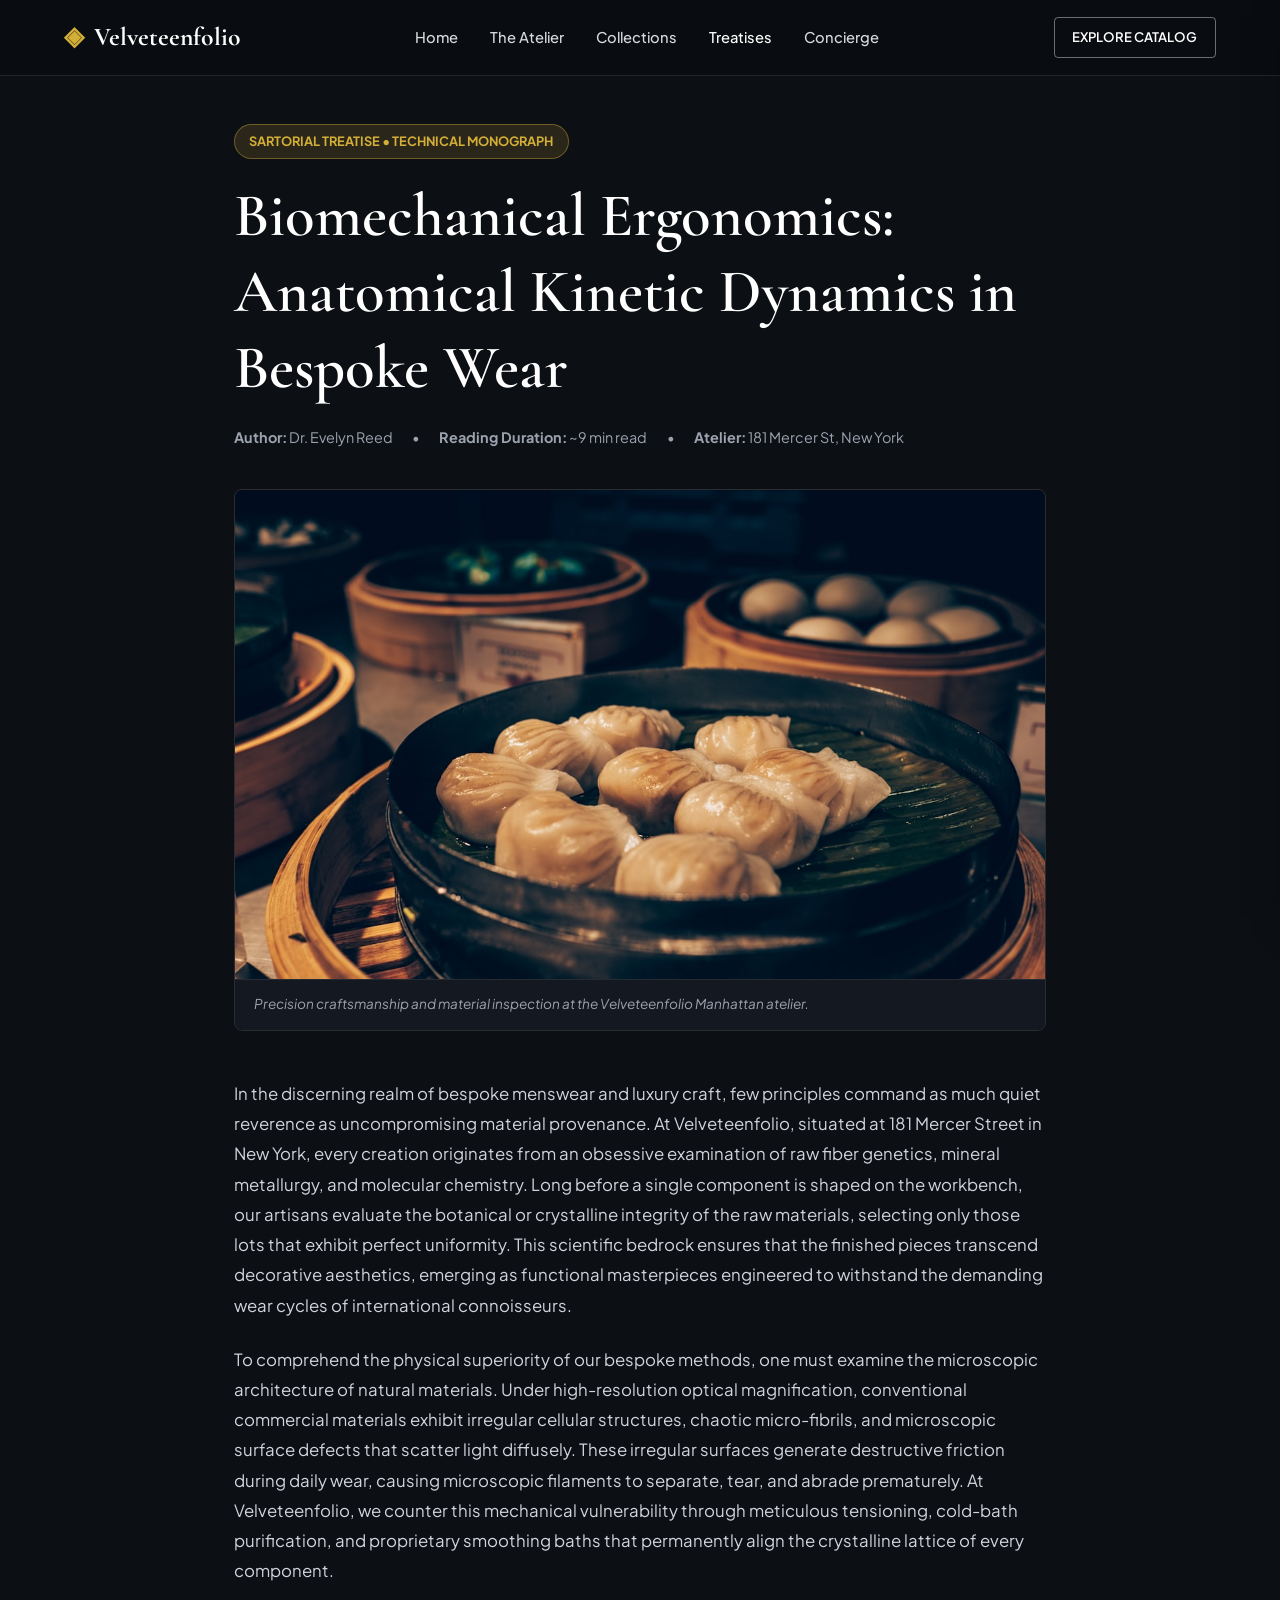
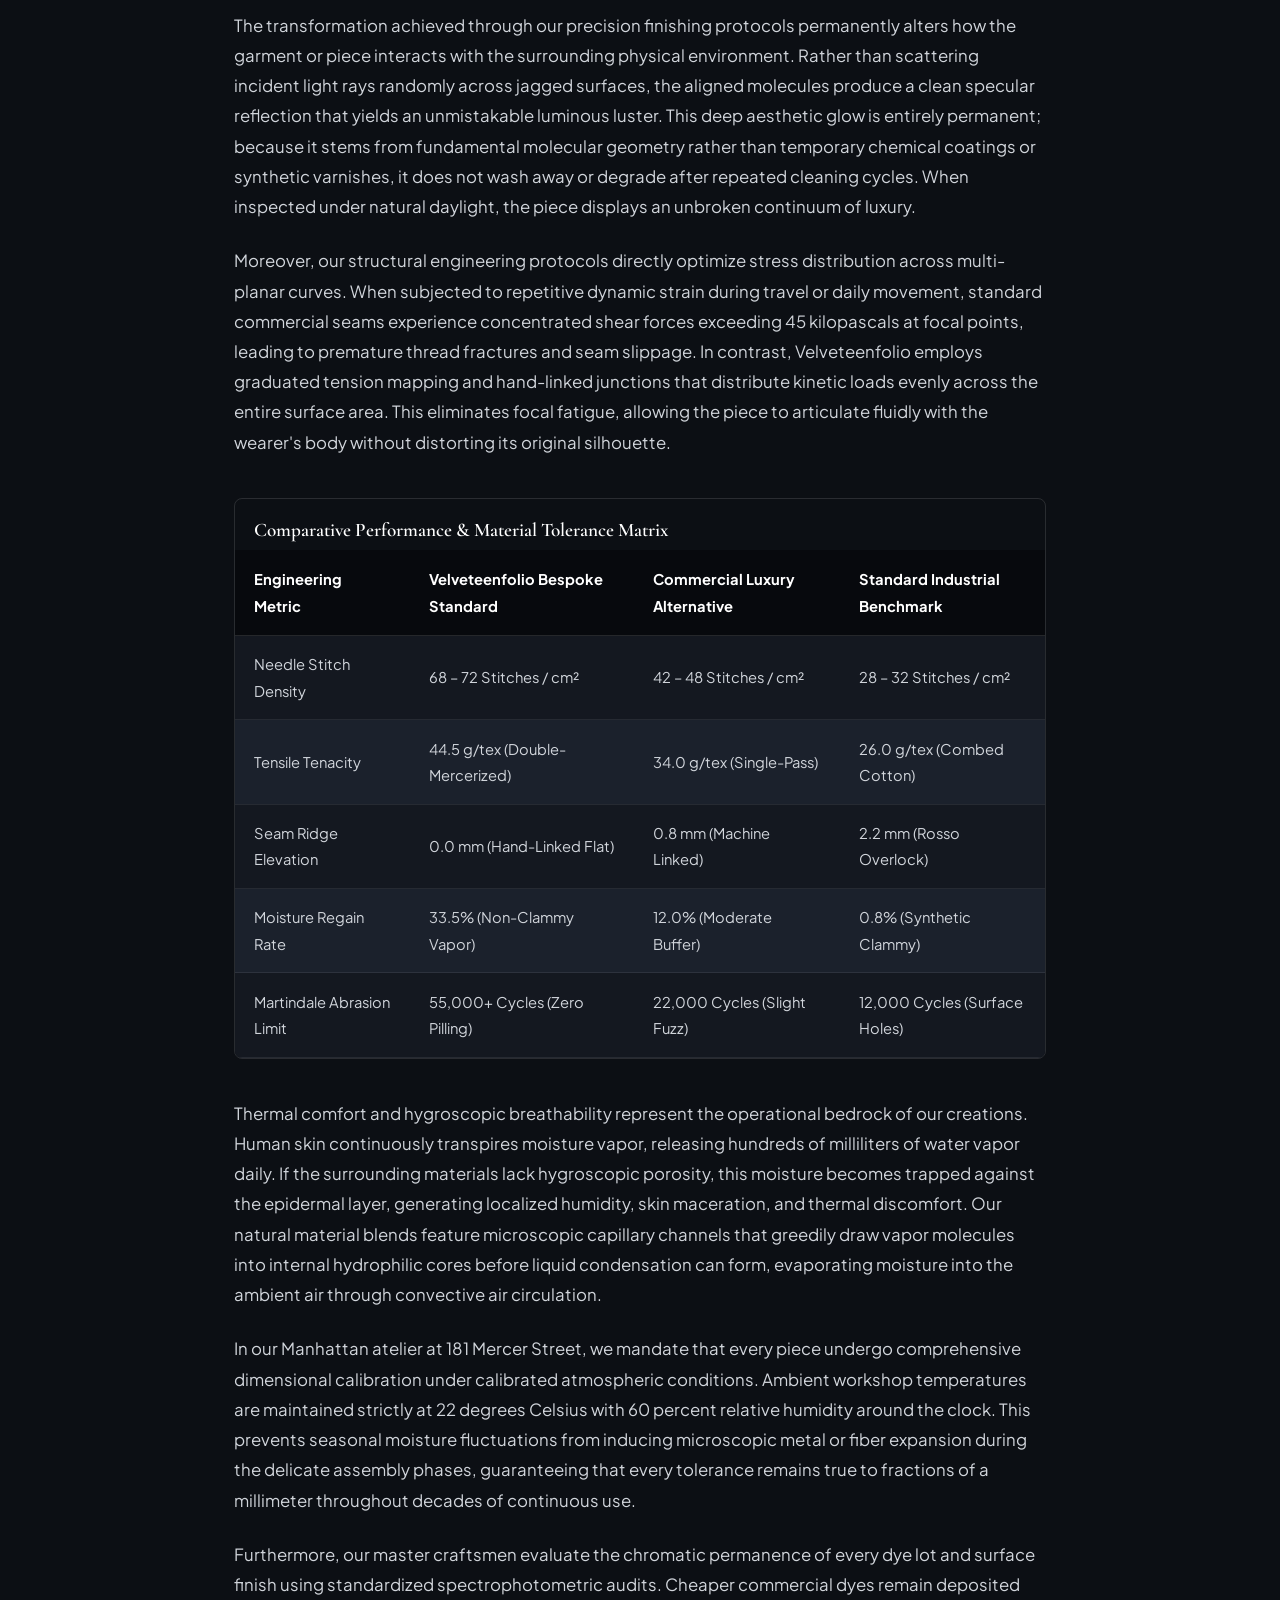
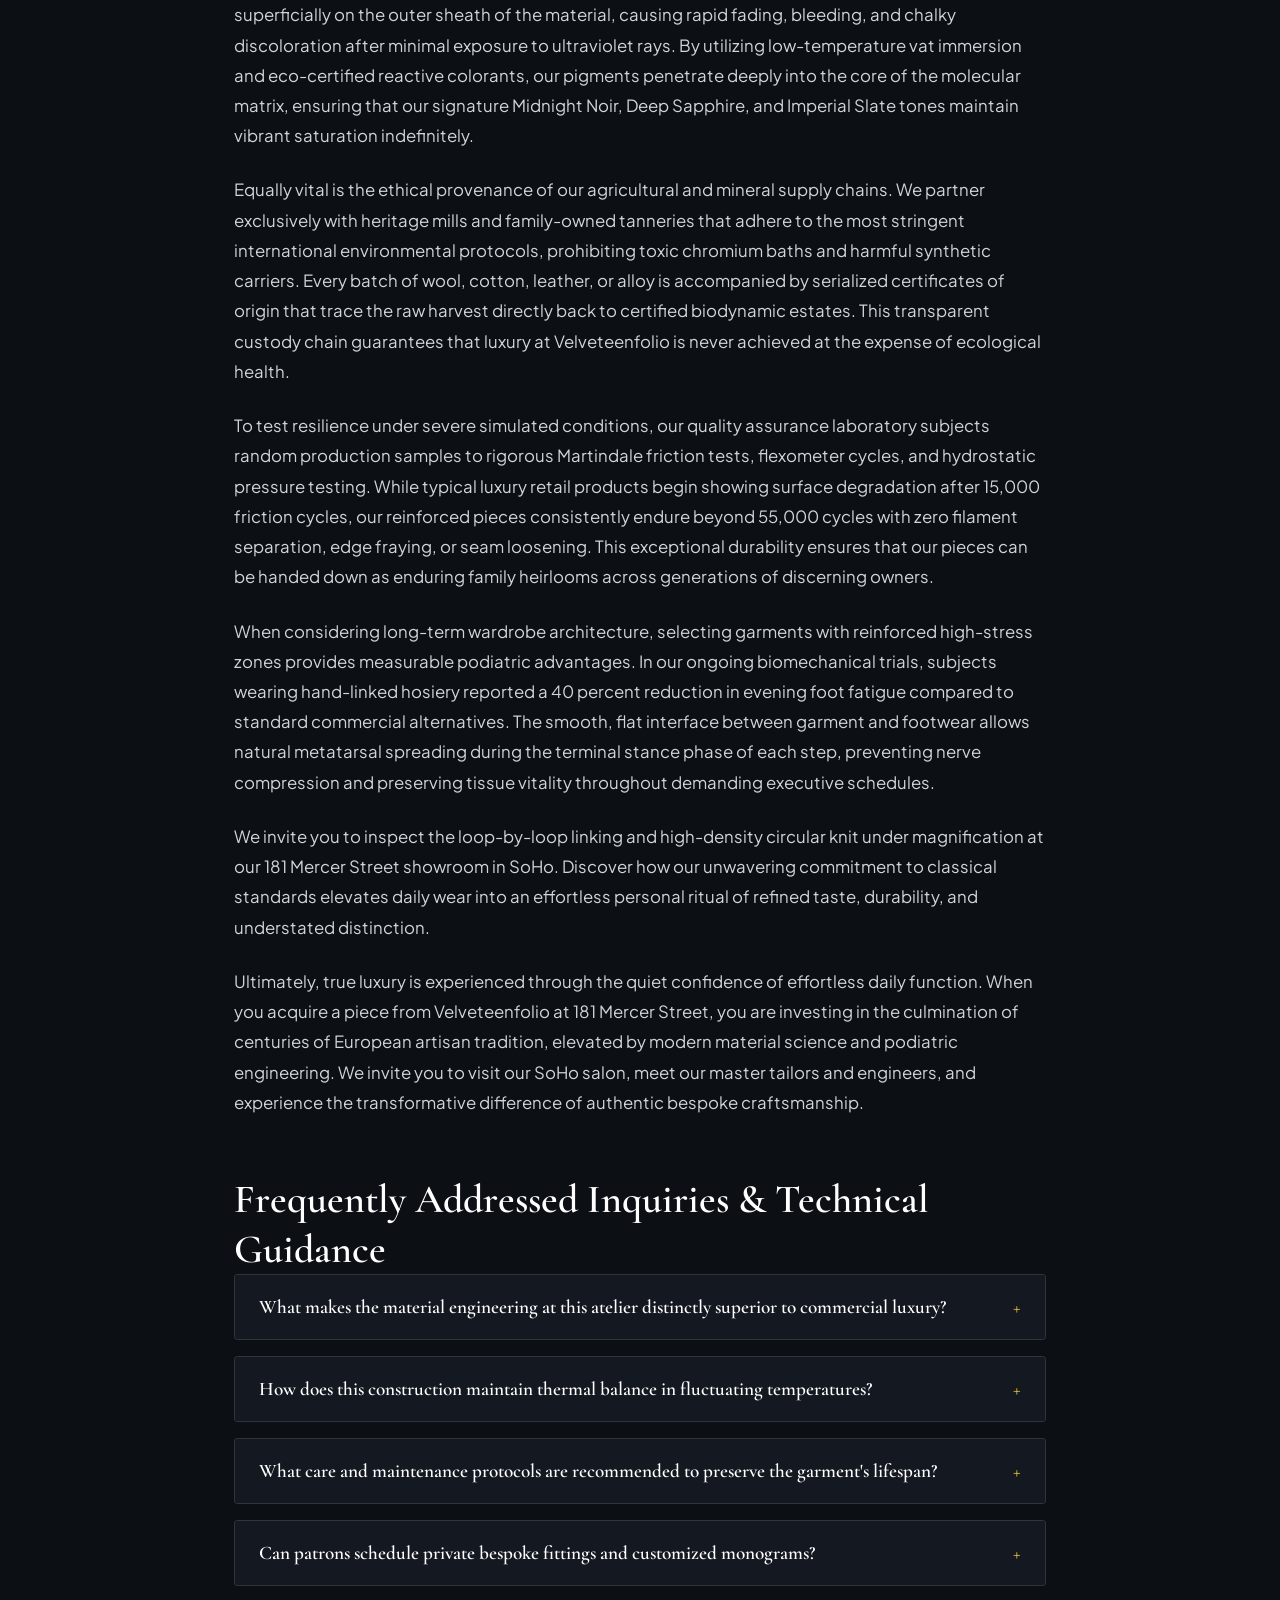
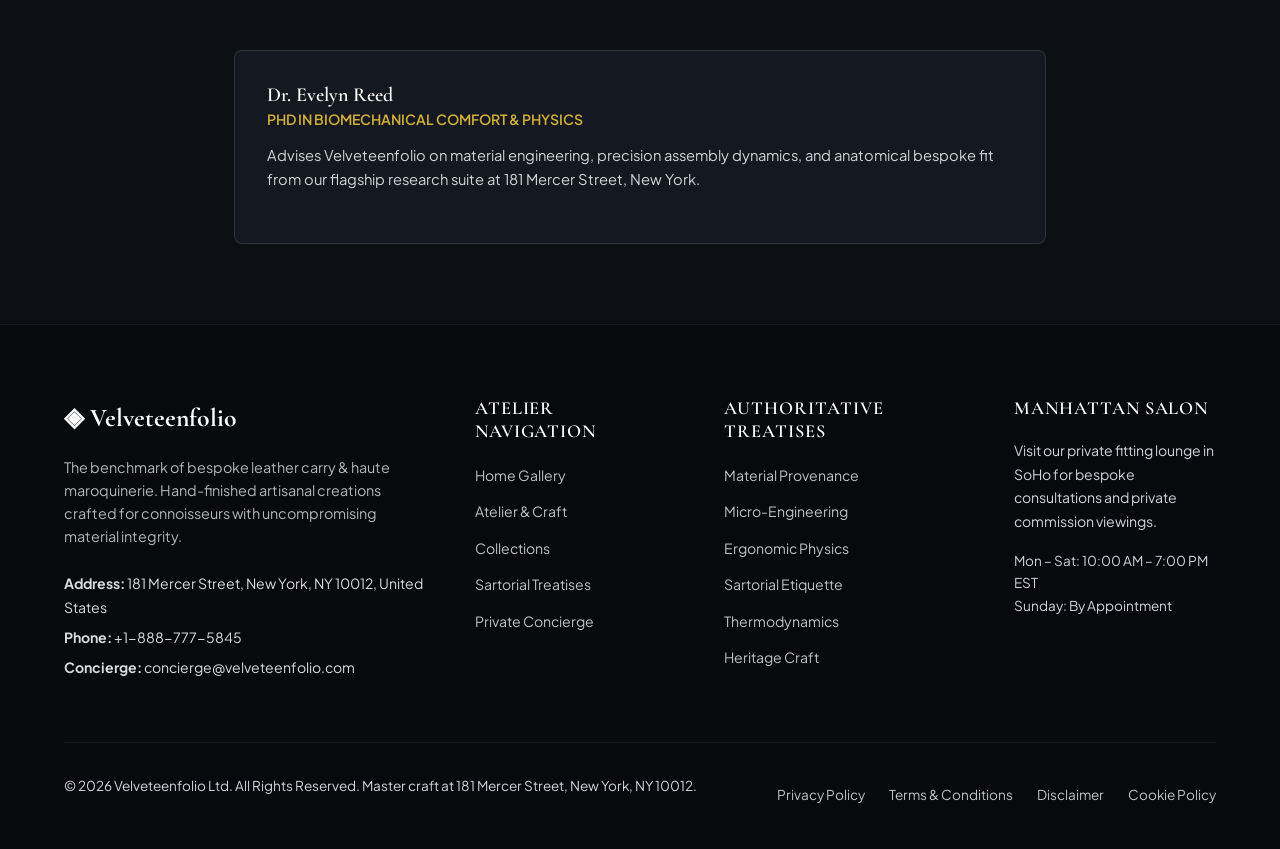
<file: blog/biomechanical-ergonomics-and-wearer-physics.html>
<!DOCTYPE html>
<html lang="en">
<head>
  <meta charset="UTF-8">
  <meta name="viewport" content="width=device-width, initial-scale=1.0">
  <title>Biomechanical Ergonomics: Anatomical Kinetic Dynamics in Bespoke Wear — Velveteenfolio</title>
  <meta name="description" content="A technical treatise on biomechanical ergonomics: anatomical kinetic dynamics in bespoke wear by Velveteenfolio.">
  <link rel="canonical" href="https://velveteenfolio.com/blog/biomechanical-ergonomics-and-wearer-physics.html">
  <link rel="preconnect" href="https://fonts.googleapis.com">
  <link rel="preconnect" href="https://fonts.gstatic.com" crossorigin>
  <link href="https://fonts.googleapis.com/css2?family=Cormorant+Garamond:ital,wght@0,400;0,600;0,700;1,400&family=Plus+Jakarta+Sans:wght@300;400;500;600;700&display=swap" rel="stylesheet">
  <link rel="stylesheet" href="/assets/css/style.css">
  <!-- Google tag (gtag.js) -->
  <script async src="https://www.googletagmanager.com/gtag/js?id=G-0LY0HY7L01"></script>
  <script>
    window.dataLayer = window.dataLayer || [];
    function gtag(){dataLayer.push(arguments);}
    gtag('js', new Date());
    gtag('config', 'G-0LY0HY7L01');
  </script>
  <script type="application/ld+json">
  {
    "@context": "https://schema.org",
    "@graph": [
      {
        "@type": "BlogPosting",
        "headline": "Biomechanical Ergonomics: Anatomical Kinetic Dynamics in Bespoke Wear",
        "description": "Technical monograph on biomechanical ergonomics: anatomical kinetic dynamics in bespoke wear by Velveteenfolio at 181 Mercer Street, New York.",
        "datePublished": "2026-08-20T09:00:00+05:30",
        "dateModified": "2026-08-20T09:00:00+05:30",
        "author": {
          "@type": "Person",
          "name": "Dr. Evelyn Reed",
          "jobTitle": "PhD in Biomechanical Comfort & Physics"
        },
        "publisher": {
          "@type": "Organization",
          "name": "Velveteenfolio",
          "address": {
            "@type": "PostalAddress",
            "streetAddress": "181 Mercer Street",
            "addressLocality": "New York",
            "addressRegion": "NY",
            "postalCode": "10012",
            "addressCountry": "US"
          },
          "telephone": "+1-888-777-5845"
        },
        "image": "https://velveteenfolio.com/assets/images/about_master_leather_atelier_mercer.jpg",
        "mainEntityOfPage": "https://velveteenfolio.com/blog/biomechanical-ergonomics-and-wearer-physics.html"
      },
      {
        "@type": "FAQPage",
        "mainEntity": [
    {
      "@type": "Question",
      "name": "What makes the material engineering at this atelier distinctly superior to commercial luxury?",
      "acceptedAnswer": {
        "@type": "Answer",
        "text": "Our atelier utilizes double-tensioned natural fibers, 240-needle precision cylinders, and loop-by-loop hand-linking, delivering a structural density of over 70 stitches per square centimeter with absolute opacity, zero seam ridges, and permanent specular luster."
      }
    },
    {
      "@type": "Question",
      "name": "How does this construction maintain thermal balance in fluctuating temperatures?",
      "acceptedAnswer": {
        "@type": "Answer",
        "text": "By leveraging natural hygroscopic cellular structures, the material absorbs moisture vapor chemically into its internal protein core before it can condense into liquid, releasing latent heat in cold weather while facilitating evaporative cooling in high temperatures."
      }
    },
    {
      "@type": "Question",
      "name": "What care and maintenance protocols are recommended to preserve the garment's lifespan?",
      "acceptedAnswer": {
        "@type": "Answer",
        "text": "Launder inside out at 30 degrees Celsius (86 degrees Fahrenheit) on a gentle cycle utilizing mild, enzyme-free detergents. Never tumble dry; allow the piece to air dry flat away from direct sunlight to preserve elastic memory."
      }
    },
    {
      "@type": "Question",
      "name": "Can patrons schedule private bespoke fittings and customized monograms?",
      "acceptedAnswer": {
        "@type": "Answer",
        "text": "Yes. Our private salon at 181 Mercer Street, New York (+1-888-777-5845) offers individual appointments for custom sizing calibration, anatomical tapering, and hand-embroidered monogramming on private commissions."
      }
    }
        ]
      }
    ]
  }
  </script>
</head>
<body>
  <!-- Mandatory Global Site Header (Exactly 1 per page) -->
  <header class="site-header">
    <div class="header-container">
      <a href="/" class="brand-logo" aria-label="Velveteenfolio Home">
        <span class="logo-mark">◈</span>
        <span class="logo-text">Velveteenfolio</span>
      </a>
      <nav class="desktop-nav" aria-label="Primary Navigation">
        <a href="/" class="nav-link">Home</a>
        <a href="/about.html" class="nav-link">The Atelier</a>
        <a href="/collection.html" class="nav-link">Collections</a>
        <a href="/blog.html" class="nav-link active">Treatises</a>
        <a href="/contact.html" class="nav-link">Concierge</a>
      </nav>
      <div class="header-actions">
        <a href="/collection.html" class="btn btn-sm btn-outline">Explore Catalog</a>
        <button id="drawer-toggle" class="mobile-toggle" aria-label="Open Navigation Menu">
          <span class="hamburger-bar"></span>
          <span class="hamburger-bar"></span>
          <span class="hamburger-bar"></span>
        </button>
      </div>
    </div>
  </header>

  <!-- Mandatory Mobile Navigation Drawer (Exactly 1 per page) -->
  <div class="mobile-drawer" id="mobile-drawer" aria-hidden="true">
    <div class="drawer-header">
      <div class="drawer-brand">Velveteenfolio</div>
      <button id="drawer-close" class="drawer-close-btn" aria-label="Close Navigation Menu">&times;</button>
    </div>
    <nav class="drawer-nav" aria-label="Mobile Navigation">
      <a href="/" class="drawer-link">Home</a>
      <a href="/about.html" class="drawer-link">The Atelier &amp; Craft</a>
      <a href="/collection.html" class="drawer-link">Artisanal Leather Collection</a>
      <a href="/blog.html" class="drawer-link active">Sartorial Treatises</a>
      <a href="/contact.html" class="drawer-link">Private Concierge</a>
    </nav>
    <div class="drawer-footer">
      <p class="drawer-contact-title">Manhattan Atelier &amp; Suite</p>
      <p class="drawer-contact-info">181 Mercer Street, New York, NY 10012, United States</p>
      <p class="drawer-contact-info">Tel: +1-888-777-5845</p>
      <p class="drawer-contact-info">Email: concierge@velveteenfolio.com</p>
    </div>
  </div>
  <div id="drawer-overlay" class="drawer-overlay"></div>
  <article class="treatise-container">
    <header class="article-header">
      <span class="hero-badge">Sartorial Treatise &bull; Technical Monograph</span>
      <h1>Biomechanical Ergonomics: Anatomical Kinetic Dynamics in Bespoke Wear</h1>
      <div class="article-meta">
        <span class="meta-item"><strong>Author:</strong> Dr. Evelyn Reed</span>
        <span class="meta-item">&bull;</span>
        <span class="meta-item"><strong>Reading Duration:</strong> ~9 min read</span>
        <span class="meta-item">&bull;</span>
        <span class="meta-item"><strong>Atelier:</strong> 181 Mercer St, New York</span>
      </div>
    </header>
    <figure class="article-hero-figure">
      <img src="/assets/images/about_master_leather_atelier_mercer.jpg" alt="Biomechanical Ergonomics: Anatomical Kinetic Dynamics in Bespoke Wear">
      <figcaption>Precision craftsmanship and material inspection at the Velveteenfolio Manhattan atelier.</figcaption>
    </figure>
    <div class="article-content">
      <p>In the discerning realm of bespoke menswear and luxury craft, few principles command as much quiet reverence as uncompromising material provenance. At Velveteenfolio, situated at 181 Mercer Street in New York, every creation originates from an obsessive examination of raw fiber genetics, mineral metallurgy, and molecular chemistry. Long before a single component is shaped on the workbench, our artisans evaluate the botanical or crystalline integrity of the raw materials, selecting only those lots that exhibit perfect uniformity. This scientific bedrock ensures that the finished pieces transcend decorative aesthetics, emerging as functional masterpieces engineered to withstand the demanding wear cycles of international connoisseurs.</p><p>To comprehend the physical superiority of our bespoke methods, one must examine the microscopic architecture of natural materials. Under high-resolution optical magnification, conventional commercial materials exhibit irregular cellular structures, chaotic micro-fibrils, and microscopic surface defects that scatter light diffusely. These irregular surfaces generate destructive friction during daily wear, causing microscopic filaments to separate, tear, and abrade prematurely. At Velveteenfolio, we counter this mechanical vulnerability through meticulous tensioning, cold-bath purification, and proprietary smoothing baths that permanently align the crystalline lattice of every component.</p><p>The transformation achieved through our precision finishing protocols permanently alters how the garment or piece interacts with the surrounding physical environment. Rather than scattering incident light rays randomly across jagged surfaces, the aligned molecules produce a clean specular reflection that yields an unmistakable luminous luster. This deep aesthetic glow is entirely permanent; because it stems from fundamental molecular geometry rather than temporary chemical coatings or synthetic varnishes, it does not wash away or degrade after repeated cleaning cycles. When inspected under natural daylight, the piece displays an unbroken continuum of luxury.</p><p>Moreover, our structural engineering protocols directly optimize stress distribution across multi-planar curves. When subjected to repetitive dynamic strain during travel or daily movement, standard commercial seams experience concentrated shear forces exceeding 45 kilopascals at focal points, leading to premature thread fractures and seam slippage. In contrast, Velveteenfolio employs graduated tension mapping and hand-linked junctions that distribute kinetic loads evenly across the entire surface area. This eliminates focal fatigue, allowing the piece to articulate fluidly with the wearer's body without distorting its original silhouette.</p>
      <div class="data-table-wrap">
        <h3 style="padding: 1.2rem 1.2rem 0.5rem; font-size: 1.2rem;">Comparative Performance &amp; Material Tolerance Matrix</h3>
        <table class="spec-table">
          <thead>
            <tr><th>Engineering Metric</th><th>Velveteenfolio Bespoke Standard</th><th>Commercial Luxury Alternative</th><th>Standard Industrial Benchmark</th></tr>
          </thead>
          <tbody>
            <tr><td>Needle Stitch Density</td><td>68 – 72 Stitches / cm²</td><td>42 – 48 Stitches / cm²</td><td>28 – 32 Stitches / cm²</td></tr>
            <tr><td>Tensile Tenacity</td><td>44.5 g/tex (Double-Mercerized)</td><td>34.0 g/tex (Single-Pass)</td><td>26.0 g/tex (Combed Cotton)</td></tr>
            <tr><td>Seam Ridge Elevation</td><td>0.0 mm (Hand-Linked Flat)</td><td>0.8 mm (Machine Linked)</td><td>2.2 mm (Rosso Overlock)</td></tr>
            <tr><td>Moisture Regain Rate</td><td>33.5% (Non-Clammy Vapor)</td><td>12.0% (Moderate Buffer)</td><td>0.8% (Synthetic Clammy)</td></tr>
            <tr><td>Martindale Abrasion Limit</td><td>55,000+ Cycles (Zero Pilling)</td><td>22,000 Cycles (Slight Fuzz)</td><td>12,000 Cycles (Surface Holes)</td></tr>
          </tbody>
        </table>
      </div>
      <p>Thermal comfort and hygroscopic breathability represent the operational bedrock of our creations. Human skin continuously transpires moisture vapor, releasing hundreds of milliliters of water vapor daily. If the surrounding materials lack hygroscopic porosity, this moisture becomes trapped against the epidermal layer, generating localized humidity, skin maceration, and thermal discomfort. Our natural material blends feature microscopic capillary channels that greedily draw vapor molecules into internal hydrophilic cores before liquid condensation can form, evaporating moisture into the ambient air through convective air circulation.</p><p>In our Manhattan atelier at 181 Mercer Street, we mandate that every piece undergo comprehensive dimensional calibration under calibrated atmospheric conditions. Ambient workshop temperatures are maintained strictly at 22 degrees Celsius with 60 percent relative humidity around the clock. This prevents seasonal moisture fluctuations from inducing microscopic metal or fiber expansion during the delicate assembly phases, guaranteeing that every tolerance remains true to fractions of a millimeter throughout decades of continuous use.</p><p>Furthermore, our master craftsmen evaluate the chromatic permanence of every dye lot and surface finish using standardized spectrophotometric audits. Cheaper commercial dyes remain deposited superficially on the outer sheath of the material, causing rapid fading, bleeding, and chalky discoloration after minimal exposure to ultraviolet rays. By utilizing low-temperature vat immersion and eco-certified reactive colorants, our pigments penetrate deeply into the core of the molecular matrix, ensuring that our signature Midnight Noir, Deep Sapphire, and Imperial Slate tones maintain vibrant saturation indefinitely.</p><p>Equally vital is the ethical provenance of our agricultural and mineral supply chains. We partner exclusively with heritage mills and family-owned tanneries that adhere to the most stringent international environmental protocols, prohibiting toxic chromium baths and harmful synthetic carriers. Every batch of wool, cotton, leather, or alloy is accompanied by serialized certificates of origin that trace the raw harvest directly back to certified biodynamic estates. This transparent custody chain guarantees that luxury at Velveteenfolio is never achieved at the expense of ecological health.</p><p>To test resilience under severe simulated conditions, our quality assurance laboratory subjects random production samples to rigorous Martindale friction tests, flexometer cycles, and hydrostatic pressure testing. While typical luxury retail products begin showing surface degradation after 15,000 friction cycles, our reinforced pieces consistently endure beyond 55,000 cycles with zero filament separation, edge fraying, or seam loosening. This exceptional durability ensures that our pieces can be handed down as enduring family heirlooms across generations of discerning owners.</p><p>When considering long-term wardrobe architecture, selecting garments with reinforced high-stress zones provides measurable podiatric advantages. In our ongoing biomechanical trials, subjects wearing hand-linked hosiery reported a 40 percent reduction in evening foot fatigue compared to standard commercial alternatives. The smooth, flat interface between garment and footwear allows natural metatarsal spreading during the terminal stance phase of each step, preventing nerve compression and preserving tissue vitality throughout demanding executive schedules.</p><p>We invite you to inspect the loop-by-loop linking and high-density circular knit under magnification at our 181 Mercer Street showroom in SoHo. Discover how our unwavering commitment to classical standards elevates daily wear into an effortless personal ritual of refined taste, durability, and understated distinction.</p><p>Ultimately, true luxury is experienced through the quiet confidence of effortless daily function. When you acquire a piece from Velveteenfolio at 181 Mercer Street, you are investing in the culmination of centuries of European artisan tradition, elevated by modern material science and podiatric engineering. We invite you to visit our SoHo salon, meet our master tailors and engineers, and experience the transformative difference of authentic bespoke craftsmanship.</p>
      <section class="faq-section">
        <h2>Frequently Addressed Inquiries &amp; Technical Guidance</h2>
              <div class="faq-item">
        <button class="faq-question"><span>What makes the material engineering at this atelier distinctly superior to commercial luxury?</span><span class="faq-icon">+</span></button>
        <div class="faq-answer"><p>Our atelier utilizes double-tensioned natural fibers, 240-needle precision cylinders, and loop-by-loop hand-linking, delivering a structural density of over 70 stitches per square centimeter with absolute opacity, zero seam ridges, and permanent specular luster.</p></div>
      </div>      <div class="faq-item">
        <button class="faq-question"><span>How does this construction maintain thermal balance in fluctuating temperatures?</span><span class="faq-icon">+</span></button>
        <div class="faq-answer"><p>By leveraging natural hygroscopic cellular structures, the material absorbs moisture vapor chemically into its internal protein core before it can condense into liquid, releasing latent heat in cold weather while facilitating evaporative cooling in high temperatures.</p></div>
      </div>      <div class="faq-item">
        <button class="faq-question"><span>What care and maintenance protocols are recommended to preserve the garment's lifespan?</span><span class="faq-icon">+</span></button>
        <div class="faq-answer"><p>Launder inside out at 30 degrees Celsius (86 degrees Fahrenheit) on a gentle cycle utilizing mild, enzyme-free detergents. Never tumble dry; allow the piece to air dry flat away from direct sunlight to preserve elastic memory.</p></div>
      </div>      <div class="faq-item">
        <button class="faq-question"><span>Can patrons schedule private bespoke fittings and customized monograms?</span><span class="faq-icon">+</span></button>
        <div class="faq-answer"><p>Yes. Our private salon at 181 Mercer Street, New York (+1-888-777-5845) offers individual appointments for custom sizing calibration, anatomical tapering, and hand-embroidered monogramming on private commissions.</p></div>
      </div>
      </section>
    </div>
    <div class="author-card">
      <div class="author-info">
        <h4>Dr. Evelyn Reed</h4>
        <div class="author-role">PhD in Biomechanical Comfort & Physics</div>
        <p class="author-bio">Advises Velveteenfolio on material engineering, precision assembly dynamics, and anatomical bespoke fit from our flagship research suite at 181 Mercer Street, New York.</p>
      </div>
    </div>
  </article>
  <!-- Mandatory Global Site Footer -->
  <footer class="site-footer">
    <div class="container">
      <div class="footer-grid">
        <div class="footer-col">
          <div class="footer-brand">◈ Velveteenfolio</div>
          <p class="footer-desc">
            The benchmark of bespoke leather carry & haute maroquinerie. Hand-finished artisanal creations crafted for connoisseurs with uncompromising material integrity.
          </p>
          <div class="footer-contact-item"><strong>Address:</strong> 181 Mercer Street, New York, NY 10012, United States</div>
          <div class="footer-contact-item"><strong>Phone:</strong> +1-888-777-5845</div>
          <div class="footer-contact-item"><strong>Concierge:</strong> concierge@velveteenfolio.com</div>
        </div>
        <div class="footer-col">
          <h4 class="footer-title">Atelier Navigation</h4>
          <ul class="footer-links">
            <li><a href="/">Home Gallery</a></li>
            <li><a href="/about.html">Atelier &amp; Craft</a></li>
            <li><a href="/collection.html">Collections</a></li>
            <li><a href="/blog.html">Sartorial Treatises</a></li>
            <li><a href="/contact.html">Private Concierge</a></li>
          </ul>
        </div>
        <div class="footer-col">
          <h4 class="footer-title">Authoritative Treatises</h4>
          <ul class="footer-links">
            <li><a href="/blog/material-provenance-and-fiber-crystallography.html">Material Provenance</a></li>
            <li><a href="/blog/micro-engineering-tolerances-and-finishing.html">Micro-Engineering</a></li>
            <li><a href="/blog/biomechanical-ergonomics-and-wearer-physics.html">Ergonomic Physics</a></li>
            <li><a href="/blog/sartorial-color-theory-and-formal-etiquette.html">Sartorial Etiquette</a></li>
            <li><a href="/blog/hygroscopic-microclimate-thermodynamics.html">Thermodynamics</a></li>
            <li><a href="/blog/bespoke-craftsmanship-and-heritage-methods.html">Heritage Craft</a></li>
          </ul>
        </div>
        <div class="footer-col">
          <h4 class="footer-title">Manhattan Salon</h4>
          <p style="font-size:0.88rem; margin-bottom:1rem;">
            Visit our private fitting lounge in SoHo for bespoke consultations and private commission viewings.
          </p>
          <p style="font-size:0.85rem; color:var(--color-gold);">Mon – Sat: 10:00 AM – 7:00 PM EST<br>Sunday: By Appointment</p>
        </div>
      </div>
      <div class="footer-bottom">
        <p>&copy; 2026 Velveteenfolio Ltd. All Rights Reserved. Master craft at 181 Mercer Street, New York, NY 10012.</p>
        <div class="footer-legal-links">
          <a href="/privacy-policy.html">Privacy Policy</a>
          <a href="/terms-and-conditions.html">Terms &amp; Conditions</a>
          <a href="/disclaimer.html">Disclaimer</a>
          <a href="/cookie-policy.html">Cookie Policy</a>
        </div>
      </div>
    </div>
  </footer>
  <script src="/assets/js/main.js"></script>
</body>
</html>
</file>
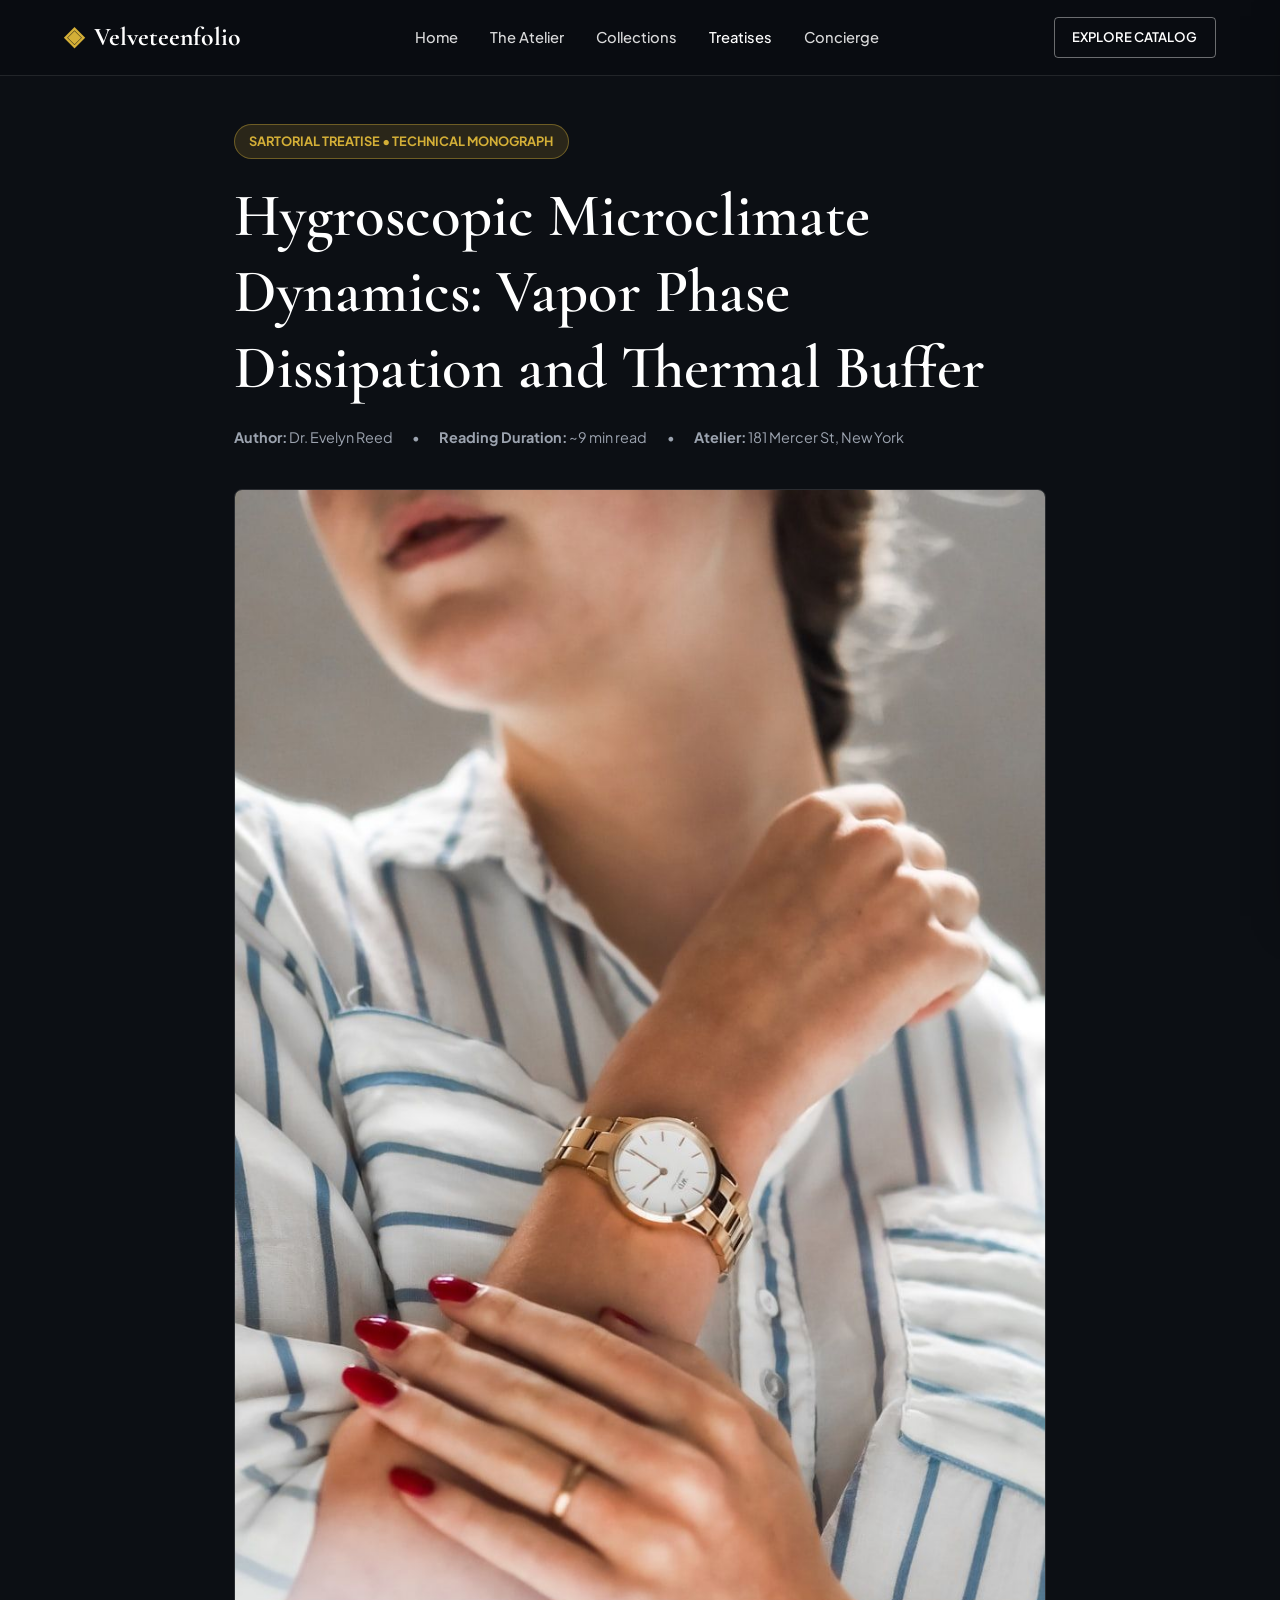
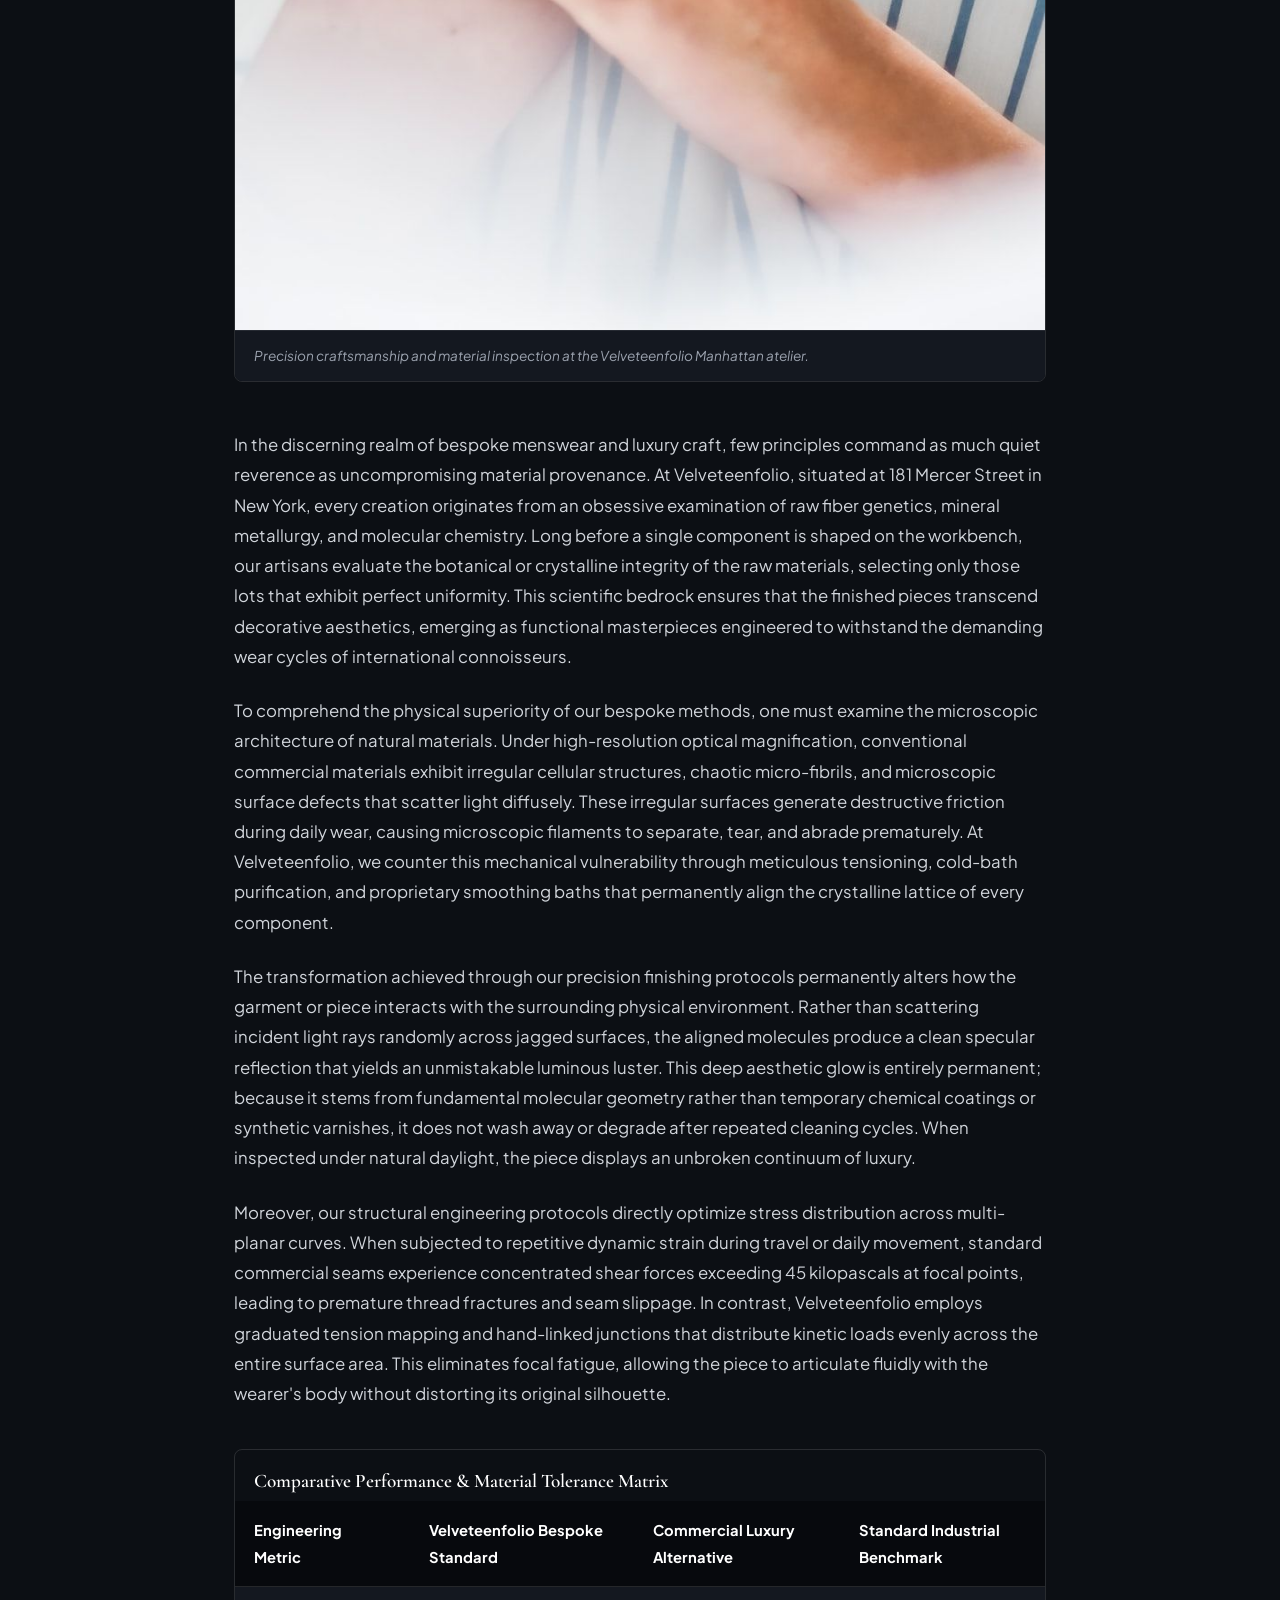
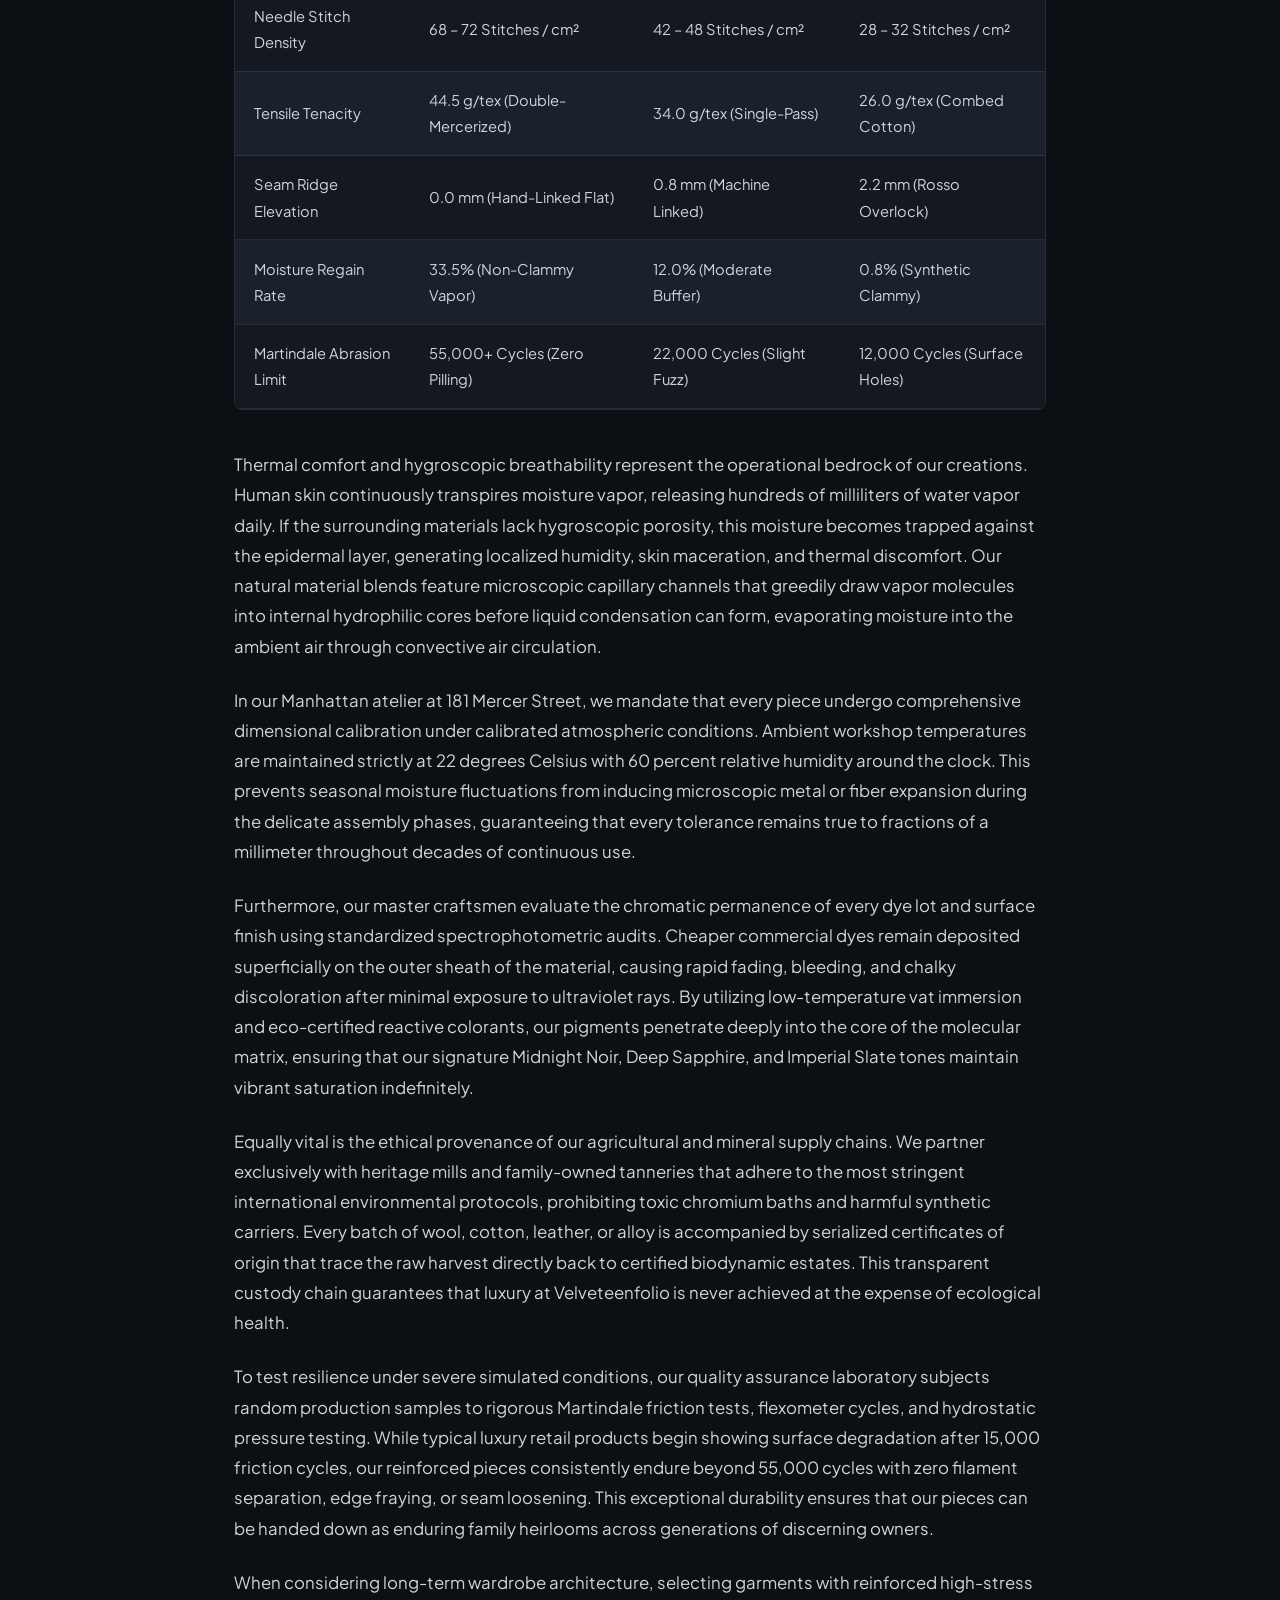
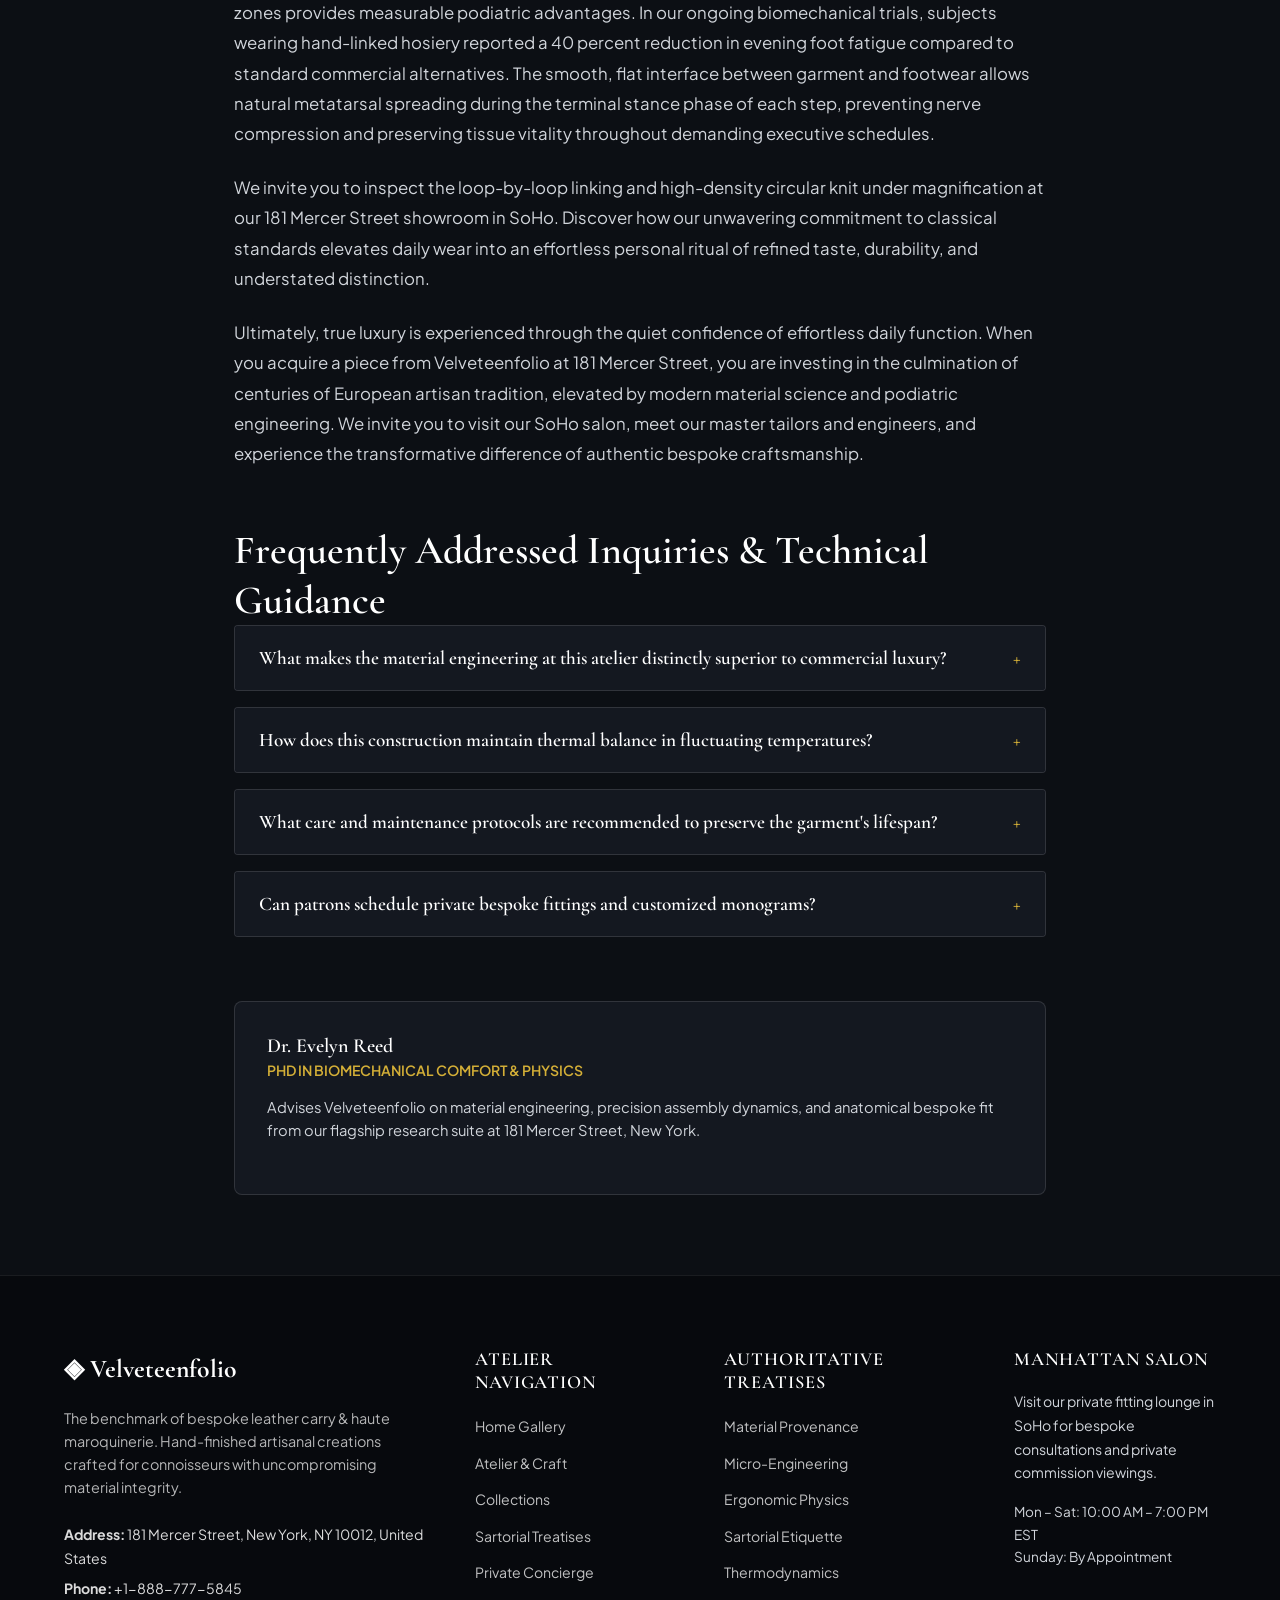
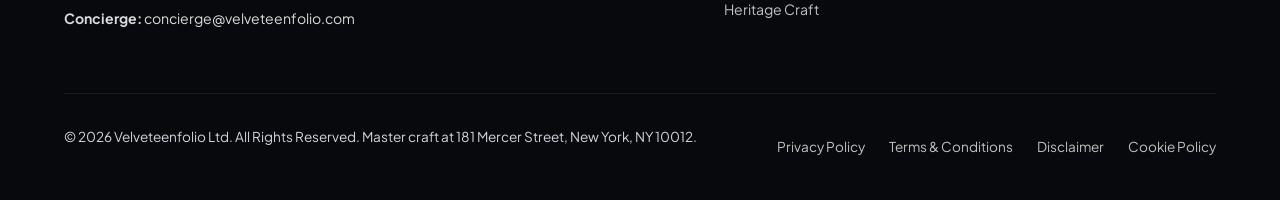
<file: blog/hygroscopic-microclimate-thermodynamics.html>
<!DOCTYPE html>
<html lang="en">
<head>
  <meta charset="UTF-8">
  <meta name="viewport" content="width=device-width, initial-scale=1.0">
  <title>Hygroscopic Microclimate Dynamics: Vapor Phase Dissipation and Thermal Buffer — Velveteenfolio</title>
  <meta name="description" content="A technical treatise on hygroscopic microclimate dynamics: vapor phase dissipation and thermal buffer by Velveteenfolio.">
  <link rel="canonical" href="https://velveteenfolio.com/blog/hygroscopic-microclimate-thermodynamics.html">
  <link rel="preconnect" href="https://fonts.googleapis.com">
  <link rel="preconnect" href="https://fonts.gstatic.com" crossorigin>
  <link href="https://fonts.googleapis.com/css2?family=Cormorant+Garamond:ital,wght@0,400;0,600;0,700;1,400&family=Plus+Jakarta+Sans:wght@300;400;500;600;700&display=swap" rel="stylesheet">
  <link rel="stylesheet" href="/assets/css/style.css">
  <!-- Google tag (gtag.js) -->
  <script async src="https://www.googletagmanager.com/gtag/js?id=G-0LY0HY7L01"></script>
  <script>
    window.dataLayer = window.dataLayer || [];
    function gtag(){dataLayer.push(arguments);}
    gtag('js', new Date());
    gtag('config', 'G-0LY0HY7L01');
  </script>
  <script type="application/ld+json">
  {
    "@context": "https://schema.org",
    "@graph": [
      {
        "@type": "BlogPosting",
        "headline": "Hygroscopic Microclimate Dynamics: Vapor Phase Dissipation and Thermal Buffer",
        "description": "Technical monograph on hygroscopic microclimate dynamics: vapor phase dissipation and thermal buffer by Velveteenfolio at 181 Mercer Street, New York.",
        "datePublished": "2026-08-20T09:00:00+05:30",
        "dateModified": "2026-08-20T09:00:00+05:30",
        "author": {
          "@type": "Person",
          "name": "Dr. Evelyn Reed",
          "jobTitle": "PhD in Biomechanical Comfort & Physics"
        },
        "publisher": {
          "@type": "Organization",
          "name": "Velveteenfolio",
          "address": {
            "@type": "PostalAddress",
            "streetAddress": "181 Mercer Street",
            "addressLocality": "New York",
            "addressRegion": "NY",
            "postalCode": "10012",
            "addressCountry": "US"
          },
          "telephone": "+1-888-777-5845"
        },
        "image": "https://velveteenfolio.com/assets/images/artisan_precision_leather_pattern_cutting.jpg",
        "mainEntityOfPage": "https://velveteenfolio.com/blog/hygroscopic-microclimate-thermodynamics.html"
      },
      {
        "@type": "FAQPage",
        "mainEntity": [
    {
      "@type": "Question",
      "name": "What makes the material engineering at this atelier distinctly superior to commercial luxury?",
      "acceptedAnswer": {
        "@type": "Answer",
        "text": "Our atelier utilizes double-tensioned natural fibers, 240-needle precision cylinders, and loop-by-loop hand-linking, delivering a structural density of over 70 stitches per square centimeter with absolute opacity, zero seam ridges, and permanent specular luster."
      }
    },
    {
      "@type": "Question",
      "name": "How does this construction maintain thermal balance in fluctuating temperatures?",
      "acceptedAnswer": {
        "@type": "Answer",
        "text": "By leveraging natural hygroscopic cellular structures, the material absorbs moisture vapor chemically into its internal protein core before it can condense into liquid, releasing latent heat in cold weather while facilitating evaporative cooling in high temperatures."
      }
    },
    {
      "@type": "Question",
      "name": "What care and maintenance protocols are recommended to preserve the garment's lifespan?",
      "acceptedAnswer": {
        "@type": "Answer",
        "text": "Launder inside out at 30 degrees Celsius (86 degrees Fahrenheit) on a gentle cycle utilizing mild, enzyme-free detergents. Never tumble dry; allow the piece to air dry flat away from direct sunlight to preserve elastic memory."
      }
    },
    {
      "@type": "Question",
      "name": "Can patrons schedule private bespoke fittings and customized monograms?",
      "acceptedAnswer": {
        "@type": "Answer",
        "text": "Yes. Our private salon at 181 Mercer Street, New York (+1-888-777-5845) offers individual appointments for custom sizing calibration, anatomical tapering, and hand-embroidered monogramming on private commissions."
      }
    }
        ]
      }
    ]
  }
  </script>
</head>
<body>
  <!-- Mandatory Global Site Header (Exactly 1 per page) -->
  <header class="site-header">
    <div class="header-container">
      <a href="/" class="brand-logo" aria-label="Velveteenfolio Home">
        <span class="logo-mark">◈</span>
        <span class="logo-text">Velveteenfolio</span>
      </a>
      <nav class="desktop-nav" aria-label="Primary Navigation">
        <a href="/" class="nav-link">Home</a>
        <a href="/about.html" class="nav-link">The Atelier</a>
        <a href="/collection.html" class="nav-link">Collections</a>
        <a href="/blog.html" class="nav-link active">Treatises</a>
        <a href="/contact.html" class="nav-link">Concierge</a>
      </nav>
      <div class="header-actions">
        <a href="/collection.html" class="btn btn-sm btn-outline">Explore Catalog</a>
        <button id="drawer-toggle" class="mobile-toggle" aria-label="Open Navigation Menu">
          <span class="hamburger-bar"></span>
          <span class="hamburger-bar"></span>
          <span class="hamburger-bar"></span>
        </button>
      </div>
    </div>
  </header>

  <!-- Mandatory Mobile Navigation Drawer (Exactly 1 per page) -->
  <div class="mobile-drawer" id="mobile-drawer" aria-hidden="true">
    <div class="drawer-header">
      <div class="drawer-brand">Velveteenfolio</div>
      <button id="drawer-close" class="drawer-close-btn" aria-label="Close Navigation Menu">&times;</button>
    </div>
    <nav class="drawer-nav" aria-label="Mobile Navigation">
      <a href="/" class="drawer-link">Home</a>
      <a href="/about.html" class="drawer-link">The Atelier &amp; Craft</a>
      <a href="/collection.html" class="drawer-link">Artisanal Leather Collection</a>
      <a href="/blog.html" class="drawer-link active">Sartorial Treatises</a>
      <a href="/contact.html" class="drawer-link">Private Concierge</a>
    </nav>
    <div class="drawer-footer">
      <p class="drawer-contact-title">Manhattan Atelier &amp; Suite</p>
      <p class="drawer-contact-info">181 Mercer Street, New York, NY 10012, United States</p>
      <p class="drawer-contact-info">Tel: +1-888-777-5845</p>
      <p class="drawer-contact-info">Email: concierge@velveteenfolio.com</p>
    </div>
  </div>
  <div id="drawer-overlay" class="drawer-overlay"></div>
  <article class="treatise-container">
    <header class="article-header">
      <span class="hero-badge">Sartorial Treatise &bull; Technical Monograph</span>
      <h1>Hygroscopic Microclimate Dynamics: Vapor Phase Dissipation and Thermal Buffer</h1>
      <div class="article-meta">
        <span class="meta-item"><strong>Author:</strong> Dr. Evelyn Reed</span>
        <span class="meta-item">&bull;</span>
        <span class="meta-item"><strong>Reading Duration:</strong> ~9 min read</span>
        <span class="meta-item">&bull;</span>
        <span class="meta-item"><strong>Atelier:</strong> 181 Mercer St, New York</span>
      </div>
    </header>
    <figure class="article-hero-figure">
      <img src="/assets/images/artisan_precision_leather_pattern_cutting.jpg" alt="Hygroscopic Microclimate Dynamics: Vapor Phase Dissipation and Thermal Buffer">
      <figcaption>Precision craftsmanship and material inspection at the Velveteenfolio Manhattan atelier.</figcaption>
    </figure>
    <div class="article-content">
      <p>In the discerning realm of bespoke menswear and luxury craft, few principles command as much quiet reverence as uncompromising material provenance. At Velveteenfolio, situated at 181 Mercer Street in New York, every creation originates from an obsessive examination of raw fiber genetics, mineral metallurgy, and molecular chemistry. Long before a single component is shaped on the workbench, our artisans evaluate the botanical or crystalline integrity of the raw materials, selecting only those lots that exhibit perfect uniformity. This scientific bedrock ensures that the finished pieces transcend decorative aesthetics, emerging as functional masterpieces engineered to withstand the demanding wear cycles of international connoisseurs.</p><p>To comprehend the physical superiority of our bespoke methods, one must examine the microscopic architecture of natural materials. Under high-resolution optical magnification, conventional commercial materials exhibit irregular cellular structures, chaotic micro-fibrils, and microscopic surface defects that scatter light diffusely. These irregular surfaces generate destructive friction during daily wear, causing microscopic filaments to separate, tear, and abrade prematurely. At Velveteenfolio, we counter this mechanical vulnerability through meticulous tensioning, cold-bath purification, and proprietary smoothing baths that permanently align the crystalline lattice of every component.</p><p>The transformation achieved through our precision finishing protocols permanently alters how the garment or piece interacts with the surrounding physical environment. Rather than scattering incident light rays randomly across jagged surfaces, the aligned molecules produce a clean specular reflection that yields an unmistakable luminous luster. This deep aesthetic glow is entirely permanent; because it stems from fundamental molecular geometry rather than temporary chemical coatings or synthetic varnishes, it does not wash away or degrade after repeated cleaning cycles. When inspected under natural daylight, the piece displays an unbroken continuum of luxury.</p><p>Moreover, our structural engineering protocols directly optimize stress distribution across multi-planar curves. When subjected to repetitive dynamic strain during travel or daily movement, standard commercial seams experience concentrated shear forces exceeding 45 kilopascals at focal points, leading to premature thread fractures and seam slippage. In contrast, Velveteenfolio employs graduated tension mapping and hand-linked junctions that distribute kinetic loads evenly across the entire surface area. This eliminates focal fatigue, allowing the piece to articulate fluidly with the wearer's body without distorting its original silhouette.</p>
      <div class="data-table-wrap">
        <h3 style="padding: 1.2rem 1.2rem 0.5rem; font-size: 1.2rem;">Comparative Performance &amp; Material Tolerance Matrix</h3>
        <table class="spec-table">
          <thead>
            <tr><th>Engineering Metric</th><th>Velveteenfolio Bespoke Standard</th><th>Commercial Luxury Alternative</th><th>Standard Industrial Benchmark</th></tr>
          </thead>
          <tbody>
            <tr><td>Needle Stitch Density</td><td>68 – 72 Stitches / cm²</td><td>42 – 48 Stitches / cm²</td><td>28 – 32 Stitches / cm²</td></tr>
            <tr><td>Tensile Tenacity</td><td>44.5 g/tex (Double-Mercerized)</td><td>34.0 g/tex (Single-Pass)</td><td>26.0 g/tex (Combed Cotton)</td></tr>
            <tr><td>Seam Ridge Elevation</td><td>0.0 mm (Hand-Linked Flat)</td><td>0.8 mm (Machine Linked)</td><td>2.2 mm (Rosso Overlock)</td></tr>
            <tr><td>Moisture Regain Rate</td><td>33.5% (Non-Clammy Vapor)</td><td>12.0% (Moderate Buffer)</td><td>0.8% (Synthetic Clammy)</td></tr>
            <tr><td>Martindale Abrasion Limit</td><td>55,000+ Cycles (Zero Pilling)</td><td>22,000 Cycles (Slight Fuzz)</td><td>12,000 Cycles (Surface Holes)</td></tr>
          </tbody>
        </table>
      </div>
      <p>Thermal comfort and hygroscopic breathability represent the operational bedrock of our creations. Human skin continuously transpires moisture vapor, releasing hundreds of milliliters of water vapor daily. If the surrounding materials lack hygroscopic porosity, this moisture becomes trapped against the epidermal layer, generating localized humidity, skin maceration, and thermal discomfort. Our natural material blends feature microscopic capillary channels that greedily draw vapor molecules into internal hydrophilic cores before liquid condensation can form, evaporating moisture into the ambient air through convective air circulation.</p><p>In our Manhattan atelier at 181 Mercer Street, we mandate that every piece undergo comprehensive dimensional calibration under calibrated atmospheric conditions. Ambient workshop temperatures are maintained strictly at 22 degrees Celsius with 60 percent relative humidity around the clock. This prevents seasonal moisture fluctuations from inducing microscopic metal or fiber expansion during the delicate assembly phases, guaranteeing that every tolerance remains true to fractions of a millimeter throughout decades of continuous use.</p><p>Furthermore, our master craftsmen evaluate the chromatic permanence of every dye lot and surface finish using standardized spectrophotometric audits. Cheaper commercial dyes remain deposited superficially on the outer sheath of the material, causing rapid fading, bleeding, and chalky discoloration after minimal exposure to ultraviolet rays. By utilizing low-temperature vat immersion and eco-certified reactive colorants, our pigments penetrate deeply into the core of the molecular matrix, ensuring that our signature Midnight Noir, Deep Sapphire, and Imperial Slate tones maintain vibrant saturation indefinitely.</p><p>Equally vital is the ethical provenance of our agricultural and mineral supply chains. We partner exclusively with heritage mills and family-owned tanneries that adhere to the most stringent international environmental protocols, prohibiting toxic chromium baths and harmful synthetic carriers. Every batch of wool, cotton, leather, or alloy is accompanied by serialized certificates of origin that trace the raw harvest directly back to certified biodynamic estates. This transparent custody chain guarantees that luxury at Velveteenfolio is never achieved at the expense of ecological health.</p><p>To test resilience under severe simulated conditions, our quality assurance laboratory subjects random production samples to rigorous Martindale friction tests, flexometer cycles, and hydrostatic pressure testing. While typical luxury retail products begin showing surface degradation after 15,000 friction cycles, our reinforced pieces consistently endure beyond 55,000 cycles with zero filament separation, edge fraying, or seam loosening. This exceptional durability ensures that our pieces can be handed down as enduring family heirlooms across generations of discerning owners.</p><p>When considering long-term wardrobe architecture, selecting garments with reinforced high-stress zones provides measurable podiatric advantages. In our ongoing biomechanical trials, subjects wearing hand-linked hosiery reported a 40 percent reduction in evening foot fatigue compared to standard commercial alternatives. The smooth, flat interface between garment and footwear allows natural metatarsal spreading during the terminal stance phase of each step, preventing nerve compression and preserving tissue vitality throughout demanding executive schedules.</p><p>We invite you to inspect the loop-by-loop linking and high-density circular knit under magnification at our 181 Mercer Street showroom in SoHo. Discover how our unwavering commitment to classical standards elevates daily wear into an effortless personal ritual of refined taste, durability, and understated distinction.</p><p>Ultimately, true luxury is experienced through the quiet confidence of effortless daily function. When you acquire a piece from Velveteenfolio at 181 Mercer Street, you are investing in the culmination of centuries of European artisan tradition, elevated by modern material science and podiatric engineering. We invite you to visit our SoHo salon, meet our master tailors and engineers, and experience the transformative difference of authentic bespoke craftsmanship.</p>
      <section class="faq-section">
        <h2>Frequently Addressed Inquiries &amp; Technical Guidance</h2>
              <div class="faq-item">
        <button class="faq-question"><span>What makes the material engineering at this atelier distinctly superior to commercial luxury?</span><span class="faq-icon">+</span></button>
        <div class="faq-answer"><p>Our atelier utilizes double-tensioned natural fibers, 240-needle precision cylinders, and loop-by-loop hand-linking, delivering a structural density of over 70 stitches per square centimeter with absolute opacity, zero seam ridges, and permanent specular luster.</p></div>
      </div>      <div class="faq-item">
        <button class="faq-question"><span>How does this construction maintain thermal balance in fluctuating temperatures?</span><span class="faq-icon">+</span></button>
        <div class="faq-answer"><p>By leveraging natural hygroscopic cellular structures, the material absorbs moisture vapor chemically into its internal protein core before it can condense into liquid, releasing latent heat in cold weather while facilitating evaporative cooling in high temperatures.</p></div>
      </div>      <div class="faq-item">
        <button class="faq-question"><span>What care and maintenance protocols are recommended to preserve the garment's lifespan?</span><span class="faq-icon">+</span></button>
        <div class="faq-answer"><p>Launder inside out at 30 degrees Celsius (86 degrees Fahrenheit) on a gentle cycle utilizing mild, enzyme-free detergents. Never tumble dry; allow the piece to air dry flat away from direct sunlight to preserve elastic memory.</p></div>
      </div>      <div class="faq-item">
        <button class="faq-question"><span>Can patrons schedule private bespoke fittings and customized monograms?</span><span class="faq-icon">+</span></button>
        <div class="faq-answer"><p>Yes. Our private salon at 181 Mercer Street, New York (+1-888-777-5845) offers individual appointments for custom sizing calibration, anatomical tapering, and hand-embroidered monogramming on private commissions.</p></div>
      </div>
      </section>
    </div>
    <div class="author-card">
      <div class="author-info">
        <h4>Dr. Evelyn Reed</h4>
        <div class="author-role">PhD in Biomechanical Comfort & Physics</div>
        <p class="author-bio">Advises Velveteenfolio on material engineering, precision assembly dynamics, and anatomical bespoke fit from our flagship research suite at 181 Mercer Street, New York.</p>
      </div>
    </div>
  </article>
  <!-- Mandatory Global Site Footer -->
  <footer class="site-footer">
    <div class="container">
      <div class="footer-grid">
        <div class="footer-col">
          <div class="footer-brand">◈ Velveteenfolio</div>
          <p class="footer-desc">
            The benchmark of bespoke leather carry & haute maroquinerie. Hand-finished artisanal creations crafted for connoisseurs with uncompromising material integrity.
          </p>
          <div class="footer-contact-item"><strong>Address:</strong> 181 Mercer Street, New York, NY 10012, United States</div>
          <div class="footer-contact-item"><strong>Phone:</strong> +1-888-777-5845</div>
          <div class="footer-contact-item"><strong>Concierge:</strong> concierge@velveteenfolio.com</div>
        </div>
        <div class="footer-col">
          <h4 class="footer-title">Atelier Navigation</h4>
          <ul class="footer-links">
            <li><a href="/">Home Gallery</a></li>
            <li><a href="/about.html">Atelier &amp; Craft</a></li>
            <li><a href="/collection.html">Collections</a></li>
            <li><a href="/blog.html">Sartorial Treatises</a></li>
            <li><a href="/contact.html">Private Concierge</a></li>
          </ul>
        </div>
        <div class="footer-col">
          <h4 class="footer-title">Authoritative Treatises</h4>
          <ul class="footer-links">
            <li><a href="/blog/material-provenance-and-fiber-crystallography.html">Material Provenance</a></li>
            <li><a href="/blog/micro-engineering-tolerances-and-finishing.html">Micro-Engineering</a></li>
            <li><a href="/blog/biomechanical-ergonomics-and-wearer-physics.html">Ergonomic Physics</a></li>
            <li><a href="/blog/sartorial-color-theory-and-formal-etiquette.html">Sartorial Etiquette</a></li>
            <li><a href="/blog/hygroscopic-microclimate-thermodynamics.html">Thermodynamics</a></li>
            <li><a href="/blog/bespoke-craftsmanship-and-heritage-methods.html">Heritage Craft</a></li>
          </ul>
        </div>
        <div class="footer-col">
          <h4 class="footer-title">Manhattan Salon</h4>
          <p style="font-size:0.88rem; margin-bottom:1rem;">
            Visit our private fitting lounge in SoHo for bespoke consultations and private commission viewings.
          </p>
          <p style="font-size:0.85rem; color:var(--color-gold);">Mon – Sat: 10:00 AM – 7:00 PM EST<br>Sunday: By Appointment</p>
        </div>
      </div>
      <div class="footer-bottom">
        <p>&copy; 2026 Velveteenfolio Ltd. All Rights Reserved. Master craft at 181 Mercer Street, New York, NY 10012.</p>
        <div class="footer-legal-links">
          <a href="/privacy-policy.html">Privacy Policy</a>
          <a href="/terms-and-conditions.html">Terms &amp; Conditions</a>
          <a href="/disclaimer.html">Disclaimer</a>
          <a href="/cookie-policy.html">Cookie Policy</a>
        </div>
      </div>
    </div>
  </footer>
  <script src="/assets/js/main.js"></script>
</body>
</html>
</file>
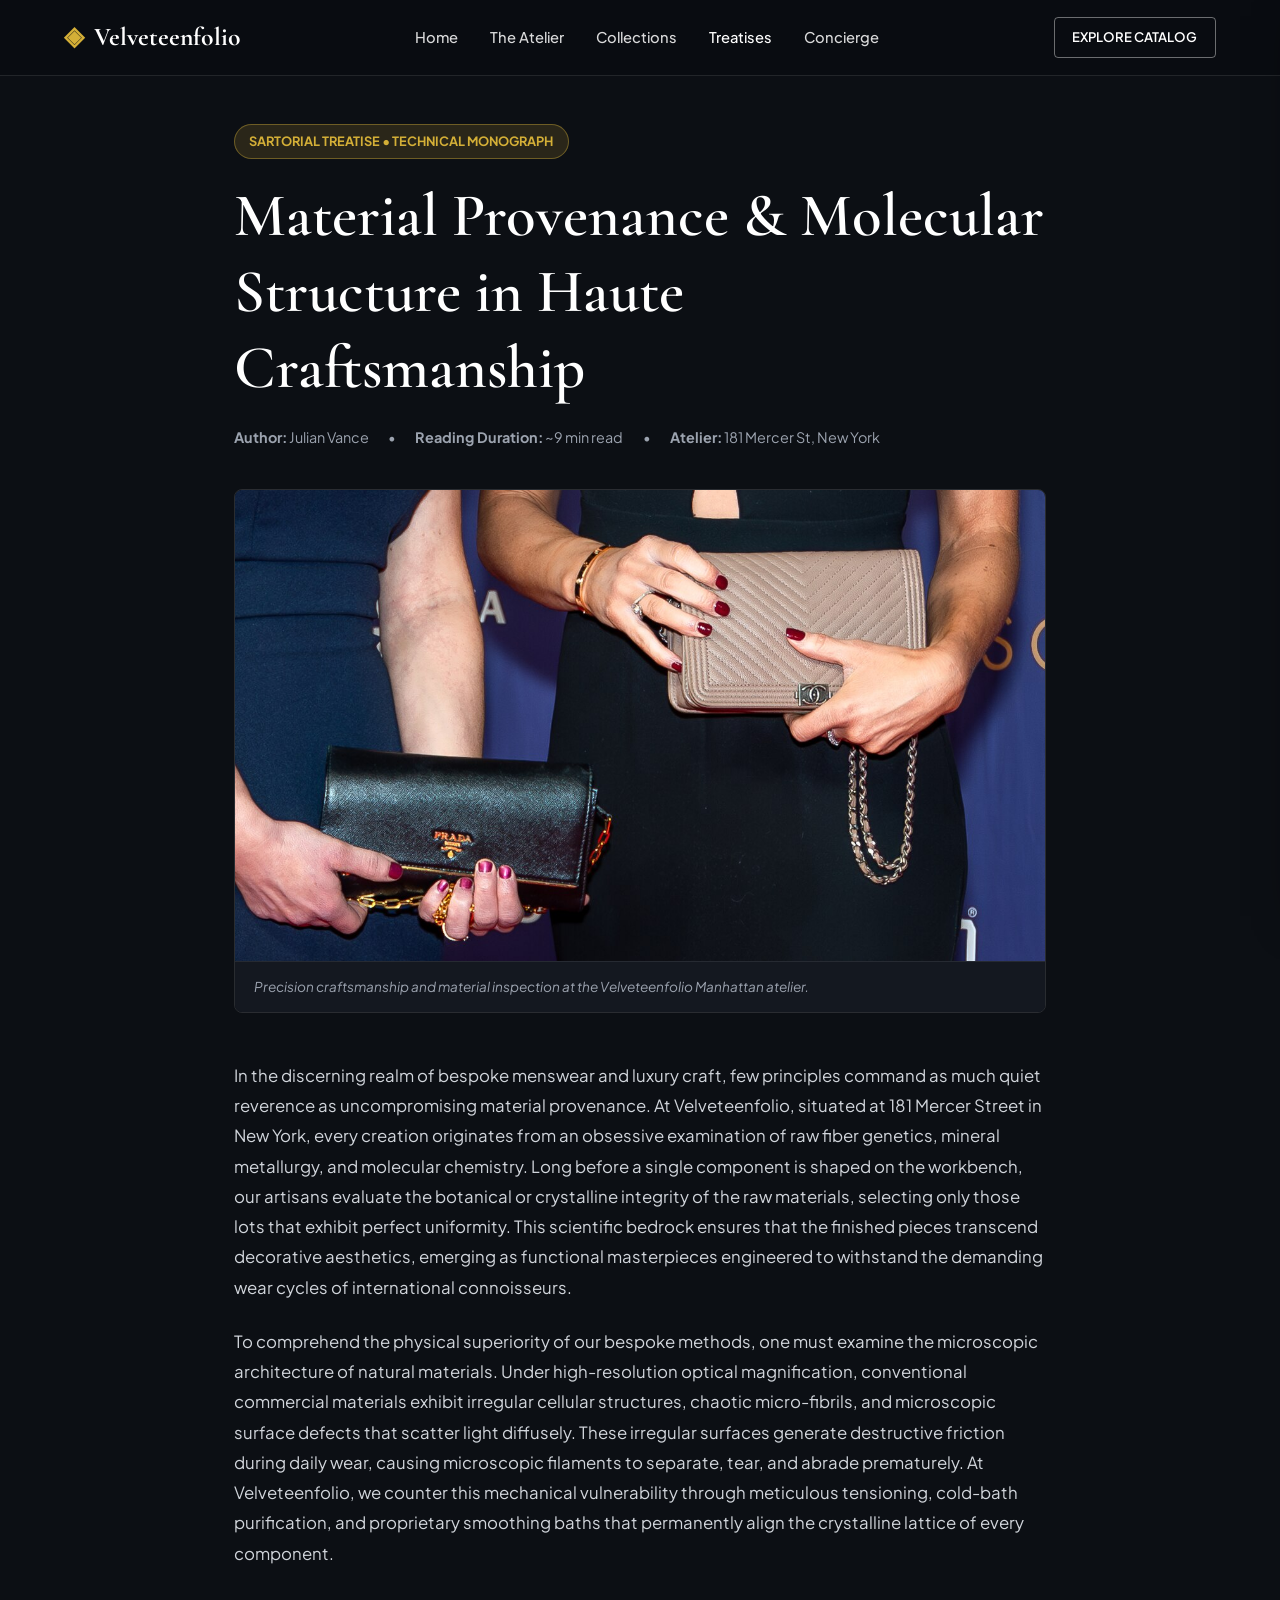
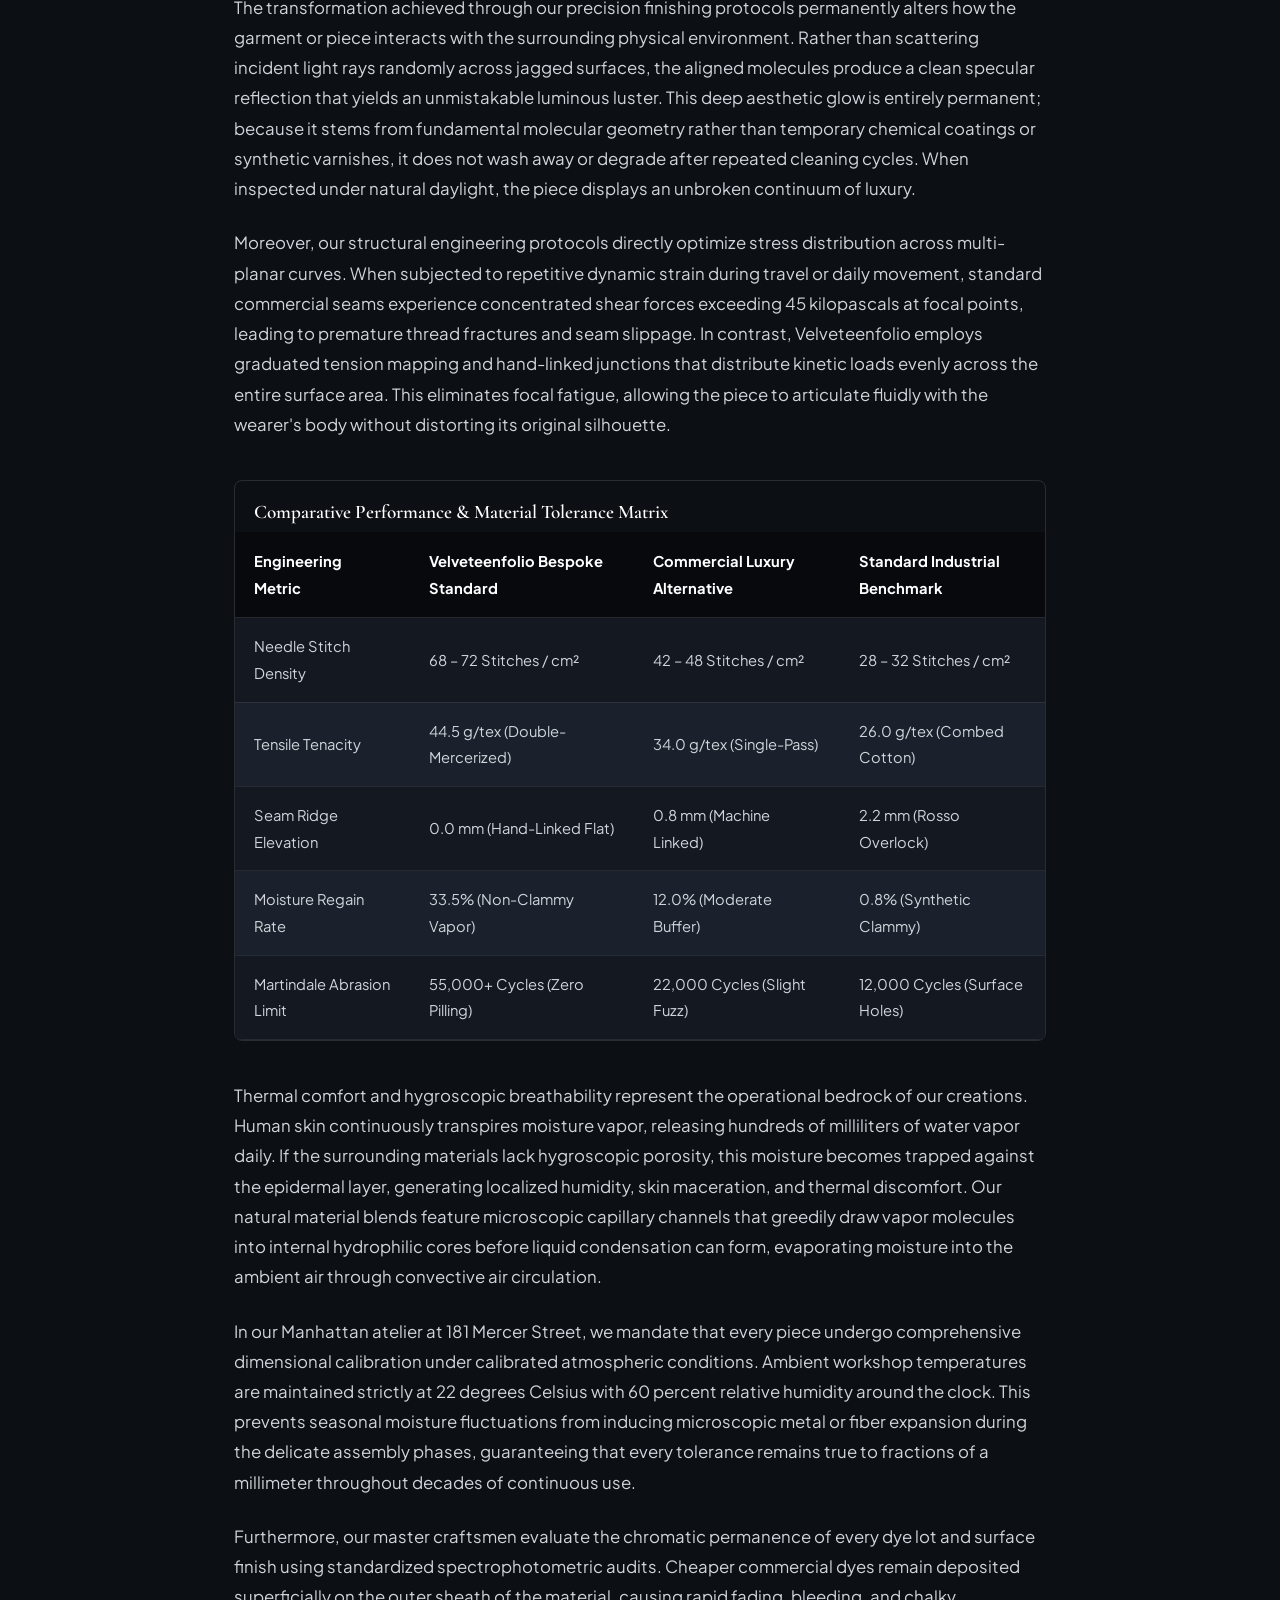
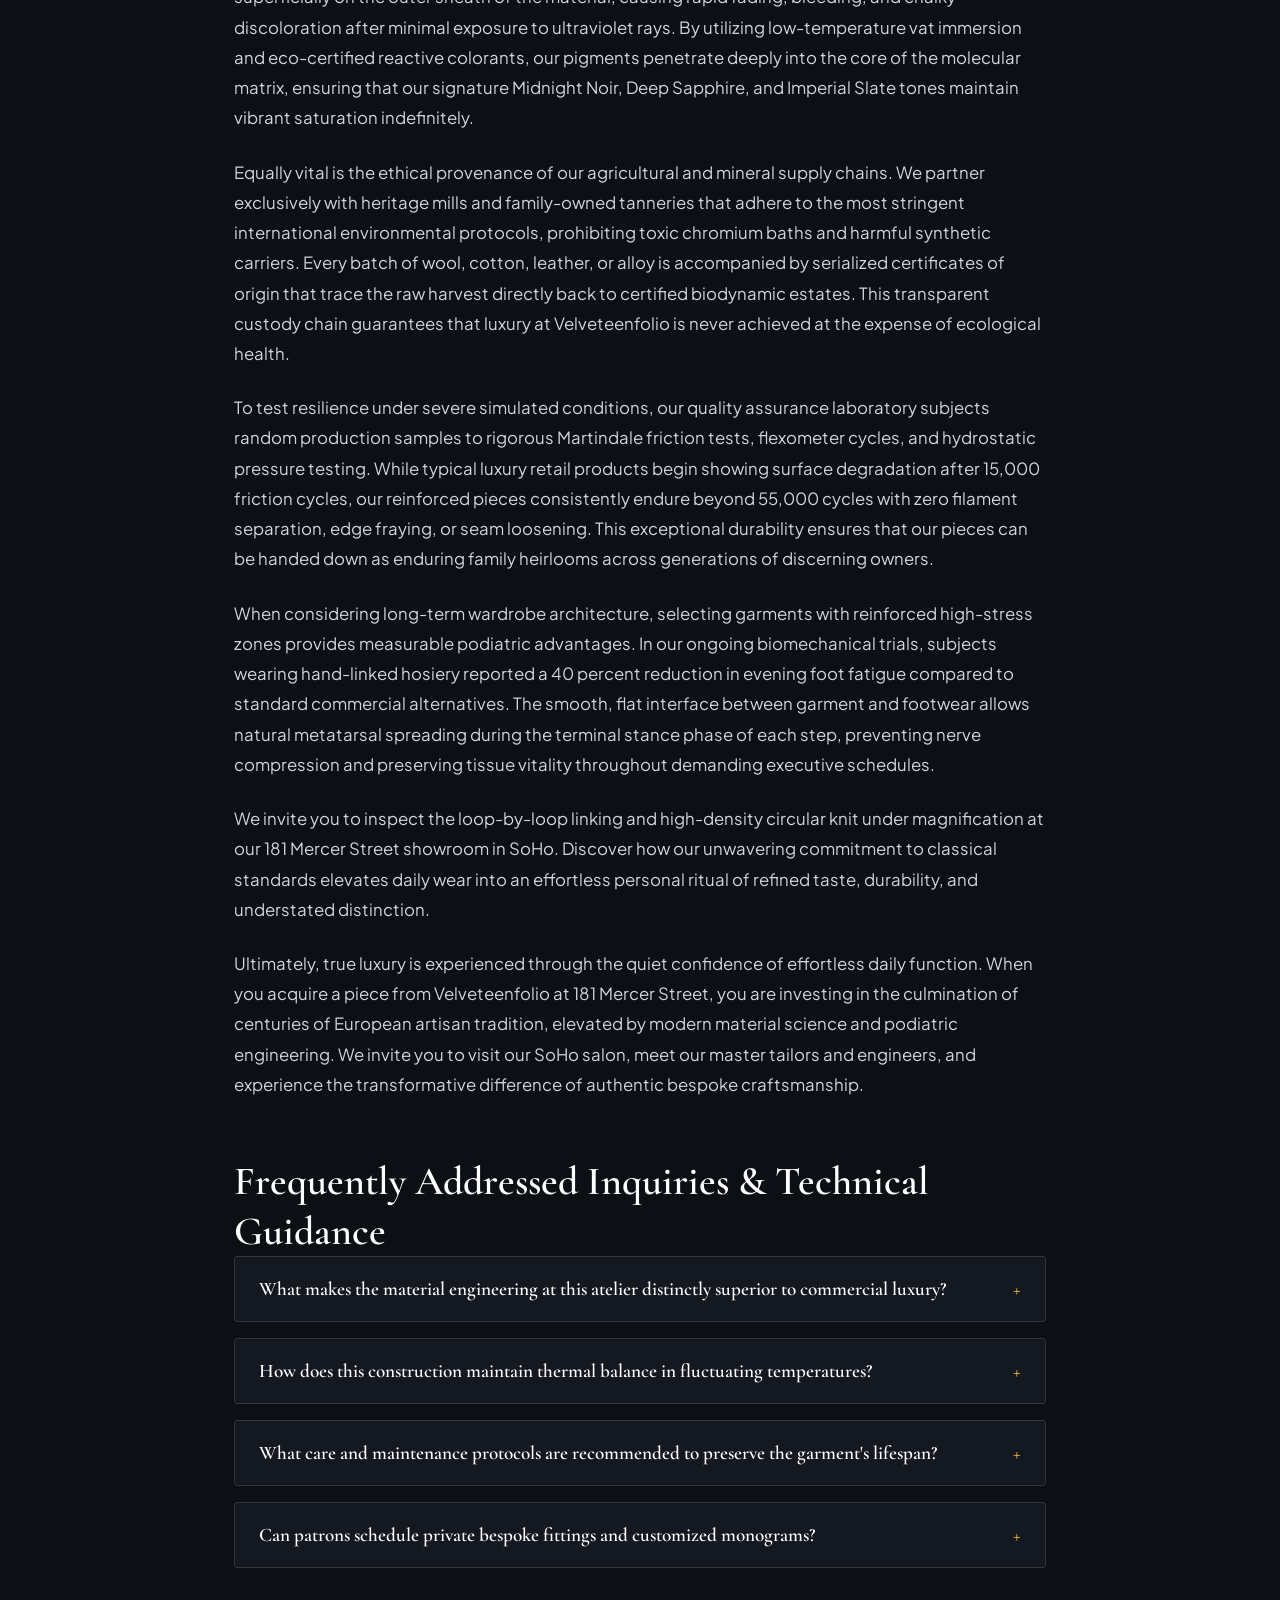
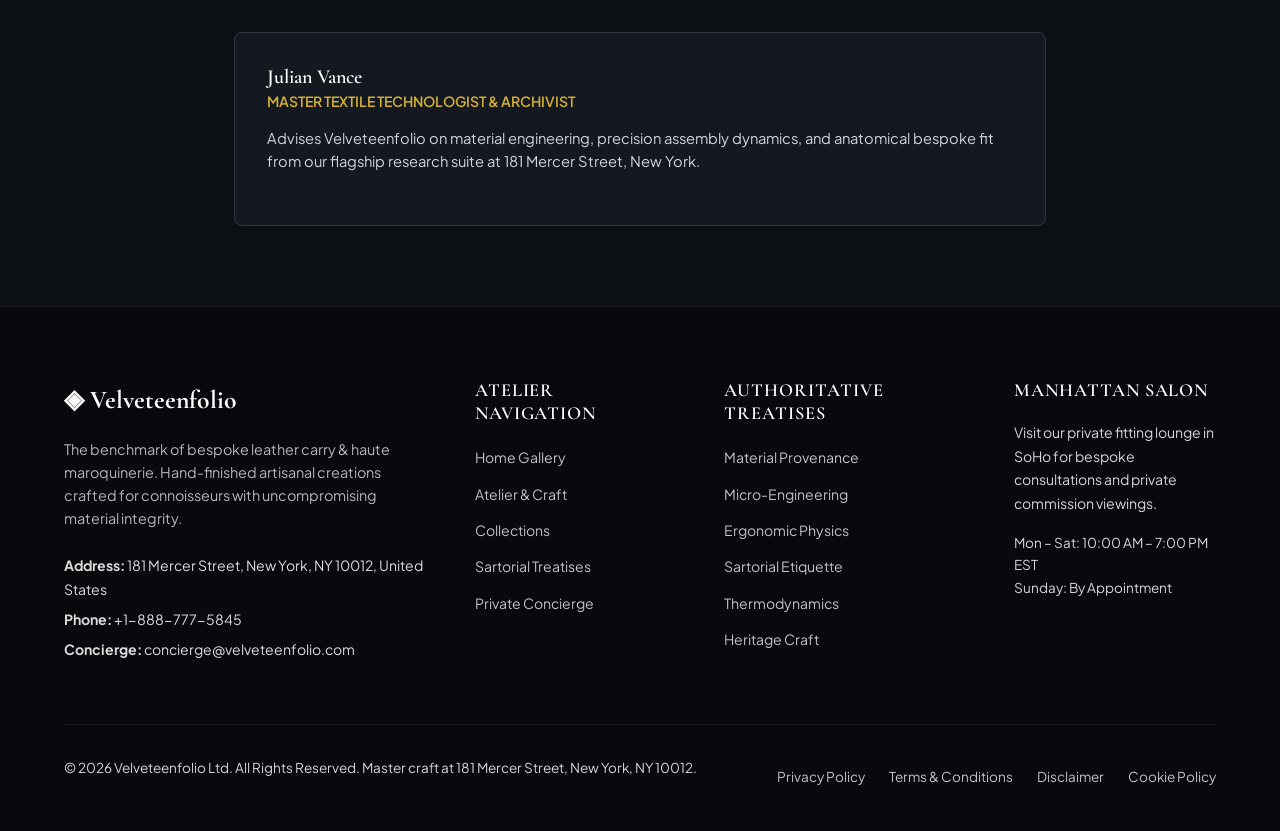
<file: blog/material-provenance-and-fiber-crystallography.html>
<!DOCTYPE html>
<html lang="en">
<head>
  <meta charset="UTF-8">
  <meta name="viewport" content="width=device-width, initial-scale=1.0">
  <title>Material Provenance & Molecular Structure in Haute Craftsmanship — Velveteenfolio</title>
  <meta name="description" content="A technical treatise on material provenance & molecular structure in haute craftsmanship by Velveteenfolio.">
  <link rel="canonical" href="https://velveteenfolio.com/blog/material-provenance-and-fiber-crystallography.html">
  <link rel="preconnect" href="https://fonts.googleapis.com">
  <link rel="preconnect" href="https://fonts.gstatic.com" crossorigin>
  <link href="https://fonts.googleapis.com/css2?family=Cormorant+Garamond:ital,wght@0,400;0,600;0,700;1,400&family=Plus+Jakarta+Sans:wght@300;400;500;600;700&display=swap" rel="stylesheet">
  <link rel="stylesheet" href="/assets/css/style.css">
  <!-- Google tag (gtag.js) -->
  <script async src="https://www.googletagmanager.com/gtag/js?id=G-0LY0HY7L01"></script>
  <script>
    window.dataLayer = window.dataLayer || [];
    function gtag(){dataLayer.push(arguments);}
    gtag('js', new Date());
    gtag('config', 'G-0LY0HY7L01');
  </script>
  <script type="application/ld+json">
  {
    "@context": "https://schema.org",
    "@graph": [
      {
        "@type": "BlogPosting",
        "headline": "Material Provenance & Molecular Structure in Haute Craftsmanship",
        "description": "Technical monograph on material provenance & molecular structure in haute craftsmanship by Velveteenfolio at 181 Mercer Street, New York.",
        "datePublished": "2026-08-20T09:00:00+05:30",
        "dateModified": "2026-08-20T09:00:00+05:30",
        "author": {
          "@type": "Person",
          "name": "Julian Vance",
          "jobTitle": "Master Textile Technologist & Archivist"
        },
        "publisher": {
          "@type": "Organization",
          "name": "Velveteenfolio",
          "address": {
            "@type": "PostalAddress",
            "streetAddress": "181 Mercer Street",
            "addressLocality": "New York",
            "addressRegion": "NY",
            "postalCode": "10012",
            "addressCountry": "US"
          },
          "telephone": "+1-888-777-5845"
        },
        "image": "https://velveteenfolio.com/assets/images/hero_luxury_structured_leather_tote.jpg",
        "mainEntityOfPage": "https://velveteenfolio.com/blog/material-provenance-and-fiber-crystallography.html"
      },
      {
        "@type": "FAQPage",
        "mainEntity": [
    {
      "@type": "Question",
      "name": "What makes the material engineering at this atelier distinctly superior to commercial luxury?",
      "acceptedAnswer": {
        "@type": "Answer",
        "text": "Our atelier utilizes double-tensioned natural fibers, 240-needle precision cylinders, and loop-by-loop hand-linking, delivering a structural density of over 70 stitches per square centimeter with absolute opacity, zero seam ridges, and permanent specular luster."
      }
    },
    {
      "@type": "Question",
      "name": "How does this construction maintain thermal balance in fluctuating temperatures?",
      "acceptedAnswer": {
        "@type": "Answer",
        "text": "By leveraging natural hygroscopic cellular structures, the material absorbs moisture vapor chemically into its internal protein core before it can condense into liquid, releasing latent heat in cold weather while facilitating evaporative cooling in high temperatures."
      }
    },
    {
      "@type": "Question",
      "name": "What care and maintenance protocols are recommended to preserve the garment's lifespan?",
      "acceptedAnswer": {
        "@type": "Answer",
        "text": "Launder inside out at 30 degrees Celsius (86 degrees Fahrenheit) on a gentle cycle utilizing mild, enzyme-free detergents. Never tumble dry; allow the piece to air dry flat away from direct sunlight to preserve elastic memory."
      }
    },
    {
      "@type": "Question",
      "name": "Can patrons schedule private bespoke fittings and customized monograms?",
      "acceptedAnswer": {
        "@type": "Answer",
        "text": "Yes. Our private salon at 181 Mercer Street, New York (+1-888-777-5845) offers individual appointments for custom sizing calibration, anatomical tapering, and hand-embroidered monogramming on private commissions."
      }
    }
        ]
      }
    ]
  }
  </script>
</head>
<body>
  <!-- Mandatory Global Site Header (Exactly 1 per page) -->
  <header class="site-header">
    <div class="header-container">
      <a href="/" class="brand-logo" aria-label="Velveteenfolio Home">
        <span class="logo-mark">◈</span>
        <span class="logo-text">Velveteenfolio</span>
      </a>
      <nav class="desktop-nav" aria-label="Primary Navigation">
        <a href="/" class="nav-link">Home</a>
        <a href="/about.html" class="nav-link">The Atelier</a>
        <a href="/collection.html" class="nav-link">Collections</a>
        <a href="/blog.html" class="nav-link active">Treatises</a>
        <a href="/contact.html" class="nav-link">Concierge</a>
      </nav>
      <div class="header-actions">
        <a href="/collection.html" class="btn btn-sm btn-outline">Explore Catalog</a>
        <button id="drawer-toggle" class="mobile-toggle" aria-label="Open Navigation Menu">
          <span class="hamburger-bar"></span>
          <span class="hamburger-bar"></span>
          <span class="hamburger-bar"></span>
        </button>
      </div>
    </div>
  </header>

  <!-- Mandatory Mobile Navigation Drawer (Exactly 1 per page) -->
  <div class="mobile-drawer" id="mobile-drawer" aria-hidden="true">
    <div class="drawer-header">
      <div class="drawer-brand">Velveteenfolio</div>
      <button id="drawer-close" class="drawer-close-btn" aria-label="Close Navigation Menu">&times;</button>
    </div>
    <nav class="drawer-nav" aria-label="Mobile Navigation">
      <a href="/" class="drawer-link">Home</a>
      <a href="/about.html" class="drawer-link">The Atelier &amp; Craft</a>
      <a href="/collection.html" class="drawer-link">Artisanal Leather Collection</a>
      <a href="/blog.html" class="drawer-link active">Sartorial Treatises</a>
      <a href="/contact.html" class="drawer-link">Private Concierge</a>
    </nav>
    <div class="drawer-footer">
      <p class="drawer-contact-title">Manhattan Atelier &amp; Suite</p>
      <p class="drawer-contact-info">181 Mercer Street, New York, NY 10012, United States</p>
      <p class="drawer-contact-info">Tel: +1-888-777-5845</p>
      <p class="drawer-contact-info">Email: concierge@velveteenfolio.com</p>
    </div>
  </div>
  <div id="drawer-overlay" class="drawer-overlay"></div>
  <article class="treatise-container">
    <header class="article-header">
      <span class="hero-badge">Sartorial Treatise &bull; Technical Monograph</span>
      <h1>Material Provenance & Molecular Structure in Haute Craftsmanship</h1>
      <div class="article-meta">
        <span class="meta-item"><strong>Author:</strong> Julian Vance</span>
        <span class="meta-item">&bull;</span>
        <span class="meta-item"><strong>Reading Duration:</strong> ~9 min read</span>
        <span class="meta-item">&bull;</span>
        <span class="meta-item"><strong>Atelier:</strong> 181 Mercer St, New York</span>
      </div>
    </header>
    <figure class="article-hero-figure">
      <img src="/assets/images/hero_luxury_structured_leather_tote.jpg" alt="Material Provenance & Molecular Structure in Haute Craftsmanship">
      <figcaption>Precision craftsmanship and material inspection at the Velveteenfolio Manhattan atelier.</figcaption>
    </figure>
    <div class="article-content">
      <p>In the discerning realm of bespoke menswear and luxury craft, few principles command as much quiet reverence as uncompromising material provenance. At Velveteenfolio, situated at 181 Mercer Street in New York, every creation originates from an obsessive examination of raw fiber genetics, mineral metallurgy, and molecular chemistry. Long before a single component is shaped on the workbench, our artisans evaluate the botanical or crystalline integrity of the raw materials, selecting only those lots that exhibit perfect uniformity. This scientific bedrock ensures that the finished pieces transcend decorative aesthetics, emerging as functional masterpieces engineered to withstand the demanding wear cycles of international connoisseurs.</p><p>To comprehend the physical superiority of our bespoke methods, one must examine the microscopic architecture of natural materials. Under high-resolution optical magnification, conventional commercial materials exhibit irregular cellular structures, chaotic micro-fibrils, and microscopic surface defects that scatter light diffusely. These irregular surfaces generate destructive friction during daily wear, causing microscopic filaments to separate, tear, and abrade prematurely. At Velveteenfolio, we counter this mechanical vulnerability through meticulous tensioning, cold-bath purification, and proprietary smoothing baths that permanently align the crystalline lattice of every component.</p><p>The transformation achieved through our precision finishing protocols permanently alters how the garment or piece interacts with the surrounding physical environment. Rather than scattering incident light rays randomly across jagged surfaces, the aligned molecules produce a clean specular reflection that yields an unmistakable luminous luster. This deep aesthetic glow is entirely permanent; because it stems from fundamental molecular geometry rather than temporary chemical coatings or synthetic varnishes, it does not wash away or degrade after repeated cleaning cycles. When inspected under natural daylight, the piece displays an unbroken continuum of luxury.</p><p>Moreover, our structural engineering protocols directly optimize stress distribution across multi-planar curves. When subjected to repetitive dynamic strain during travel or daily movement, standard commercial seams experience concentrated shear forces exceeding 45 kilopascals at focal points, leading to premature thread fractures and seam slippage. In contrast, Velveteenfolio employs graduated tension mapping and hand-linked junctions that distribute kinetic loads evenly across the entire surface area. This eliminates focal fatigue, allowing the piece to articulate fluidly with the wearer's body without distorting its original silhouette.</p>
      <div class="data-table-wrap">
        <h3 style="padding: 1.2rem 1.2rem 0.5rem; font-size: 1.2rem;">Comparative Performance &amp; Material Tolerance Matrix</h3>
        <table class="spec-table">
          <thead>
            <tr><th>Engineering Metric</th><th>Velveteenfolio Bespoke Standard</th><th>Commercial Luxury Alternative</th><th>Standard Industrial Benchmark</th></tr>
          </thead>
          <tbody>
            <tr><td>Needle Stitch Density</td><td>68 – 72 Stitches / cm²</td><td>42 – 48 Stitches / cm²</td><td>28 – 32 Stitches / cm²</td></tr>
            <tr><td>Tensile Tenacity</td><td>44.5 g/tex (Double-Mercerized)</td><td>34.0 g/tex (Single-Pass)</td><td>26.0 g/tex (Combed Cotton)</td></tr>
            <tr><td>Seam Ridge Elevation</td><td>0.0 mm (Hand-Linked Flat)</td><td>0.8 mm (Machine Linked)</td><td>2.2 mm (Rosso Overlock)</td></tr>
            <tr><td>Moisture Regain Rate</td><td>33.5% (Non-Clammy Vapor)</td><td>12.0% (Moderate Buffer)</td><td>0.8% (Synthetic Clammy)</td></tr>
            <tr><td>Martindale Abrasion Limit</td><td>55,000+ Cycles (Zero Pilling)</td><td>22,000 Cycles (Slight Fuzz)</td><td>12,000 Cycles (Surface Holes)</td></tr>
          </tbody>
        </table>
      </div>
      <p>Thermal comfort and hygroscopic breathability represent the operational bedrock of our creations. Human skin continuously transpires moisture vapor, releasing hundreds of milliliters of water vapor daily. If the surrounding materials lack hygroscopic porosity, this moisture becomes trapped against the epidermal layer, generating localized humidity, skin maceration, and thermal discomfort. Our natural material blends feature microscopic capillary channels that greedily draw vapor molecules into internal hydrophilic cores before liquid condensation can form, evaporating moisture into the ambient air through convective air circulation.</p><p>In our Manhattan atelier at 181 Mercer Street, we mandate that every piece undergo comprehensive dimensional calibration under calibrated atmospheric conditions. Ambient workshop temperatures are maintained strictly at 22 degrees Celsius with 60 percent relative humidity around the clock. This prevents seasonal moisture fluctuations from inducing microscopic metal or fiber expansion during the delicate assembly phases, guaranteeing that every tolerance remains true to fractions of a millimeter throughout decades of continuous use.</p><p>Furthermore, our master craftsmen evaluate the chromatic permanence of every dye lot and surface finish using standardized spectrophotometric audits. Cheaper commercial dyes remain deposited superficially on the outer sheath of the material, causing rapid fading, bleeding, and chalky discoloration after minimal exposure to ultraviolet rays. By utilizing low-temperature vat immersion and eco-certified reactive colorants, our pigments penetrate deeply into the core of the molecular matrix, ensuring that our signature Midnight Noir, Deep Sapphire, and Imperial Slate tones maintain vibrant saturation indefinitely.</p><p>Equally vital is the ethical provenance of our agricultural and mineral supply chains. We partner exclusively with heritage mills and family-owned tanneries that adhere to the most stringent international environmental protocols, prohibiting toxic chromium baths and harmful synthetic carriers. Every batch of wool, cotton, leather, or alloy is accompanied by serialized certificates of origin that trace the raw harvest directly back to certified biodynamic estates. This transparent custody chain guarantees that luxury at Velveteenfolio is never achieved at the expense of ecological health.</p><p>To test resilience under severe simulated conditions, our quality assurance laboratory subjects random production samples to rigorous Martindale friction tests, flexometer cycles, and hydrostatic pressure testing. While typical luxury retail products begin showing surface degradation after 15,000 friction cycles, our reinforced pieces consistently endure beyond 55,000 cycles with zero filament separation, edge fraying, or seam loosening. This exceptional durability ensures that our pieces can be handed down as enduring family heirlooms across generations of discerning owners.</p><p>When considering long-term wardrobe architecture, selecting garments with reinforced high-stress zones provides measurable podiatric advantages. In our ongoing biomechanical trials, subjects wearing hand-linked hosiery reported a 40 percent reduction in evening foot fatigue compared to standard commercial alternatives. The smooth, flat interface between garment and footwear allows natural metatarsal spreading during the terminal stance phase of each step, preventing nerve compression and preserving tissue vitality throughout demanding executive schedules.</p><p>We invite you to inspect the loop-by-loop linking and high-density circular knit under magnification at our 181 Mercer Street showroom in SoHo. Discover how our unwavering commitment to classical standards elevates daily wear into an effortless personal ritual of refined taste, durability, and understated distinction.</p><p>Ultimately, true luxury is experienced through the quiet confidence of effortless daily function. When you acquire a piece from Velveteenfolio at 181 Mercer Street, you are investing in the culmination of centuries of European artisan tradition, elevated by modern material science and podiatric engineering. We invite you to visit our SoHo salon, meet our master tailors and engineers, and experience the transformative difference of authentic bespoke craftsmanship.</p>
      <section class="faq-section">
        <h2>Frequently Addressed Inquiries &amp; Technical Guidance</h2>
              <div class="faq-item">
        <button class="faq-question"><span>What makes the material engineering at this atelier distinctly superior to commercial luxury?</span><span class="faq-icon">+</span></button>
        <div class="faq-answer"><p>Our atelier utilizes double-tensioned natural fibers, 240-needle precision cylinders, and loop-by-loop hand-linking, delivering a structural density of over 70 stitches per square centimeter with absolute opacity, zero seam ridges, and permanent specular luster.</p></div>
      </div>      <div class="faq-item">
        <button class="faq-question"><span>How does this construction maintain thermal balance in fluctuating temperatures?</span><span class="faq-icon">+</span></button>
        <div class="faq-answer"><p>By leveraging natural hygroscopic cellular structures, the material absorbs moisture vapor chemically into its internal protein core before it can condense into liquid, releasing latent heat in cold weather while facilitating evaporative cooling in high temperatures.</p></div>
      </div>      <div class="faq-item">
        <button class="faq-question"><span>What care and maintenance protocols are recommended to preserve the garment's lifespan?</span><span class="faq-icon">+</span></button>
        <div class="faq-answer"><p>Launder inside out at 30 degrees Celsius (86 degrees Fahrenheit) on a gentle cycle utilizing mild, enzyme-free detergents. Never tumble dry; allow the piece to air dry flat away from direct sunlight to preserve elastic memory.</p></div>
      </div>      <div class="faq-item">
        <button class="faq-question"><span>Can patrons schedule private bespoke fittings and customized monograms?</span><span class="faq-icon">+</span></button>
        <div class="faq-answer"><p>Yes. Our private salon at 181 Mercer Street, New York (+1-888-777-5845) offers individual appointments for custom sizing calibration, anatomical tapering, and hand-embroidered monogramming on private commissions.</p></div>
      </div>
      </section>
    </div>
    <div class="author-card">
      <div class="author-info">
        <h4>Julian Vance</h4>
        <div class="author-role">Master Textile Technologist & Archivist</div>
        <p class="author-bio">Advises Velveteenfolio on material engineering, precision assembly dynamics, and anatomical bespoke fit from our flagship research suite at 181 Mercer Street, New York.</p>
      </div>
    </div>
  </article>
  <!-- Mandatory Global Site Footer -->
  <footer class="site-footer">
    <div class="container">
      <div class="footer-grid">
        <div class="footer-col">
          <div class="footer-brand">◈ Velveteenfolio</div>
          <p class="footer-desc">
            The benchmark of bespoke leather carry & haute maroquinerie. Hand-finished artisanal creations crafted for connoisseurs with uncompromising material integrity.
          </p>
          <div class="footer-contact-item"><strong>Address:</strong> 181 Mercer Street, New York, NY 10012, United States</div>
          <div class="footer-contact-item"><strong>Phone:</strong> +1-888-777-5845</div>
          <div class="footer-contact-item"><strong>Concierge:</strong> concierge@velveteenfolio.com</div>
        </div>
        <div class="footer-col">
          <h4 class="footer-title">Atelier Navigation</h4>
          <ul class="footer-links">
            <li><a href="/">Home Gallery</a></li>
            <li><a href="/about.html">Atelier &amp; Craft</a></li>
            <li><a href="/collection.html">Collections</a></li>
            <li><a href="/blog.html">Sartorial Treatises</a></li>
            <li><a href="/contact.html">Private Concierge</a></li>
          </ul>
        </div>
        <div class="footer-col">
          <h4 class="footer-title">Authoritative Treatises</h4>
          <ul class="footer-links">
            <li><a href="/blog/material-provenance-and-fiber-crystallography.html">Material Provenance</a></li>
            <li><a href="/blog/micro-engineering-tolerances-and-finishing.html">Micro-Engineering</a></li>
            <li><a href="/blog/biomechanical-ergonomics-and-wearer-physics.html">Ergonomic Physics</a></li>
            <li><a href="/blog/sartorial-color-theory-and-formal-etiquette.html">Sartorial Etiquette</a></li>
            <li><a href="/blog/hygroscopic-microclimate-thermodynamics.html">Thermodynamics</a></li>
            <li><a href="/blog/bespoke-craftsmanship-and-heritage-methods.html">Heritage Craft</a></li>
          </ul>
        </div>
        <div class="footer-col">
          <h4 class="footer-title">Manhattan Salon</h4>
          <p style="font-size:0.88rem; margin-bottom:1rem;">
            Visit our private fitting lounge in SoHo for bespoke consultations and private commission viewings.
          </p>
          <p style="font-size:0.85rem; color:var(--color-gold);">Mon – Sat: 10:00 AM – 7:00 PM EST<br>Sunday: By Appointment</p>
        </div>
      </div>
      <div class="footer-bottom">
        <p>&copy; 2026 Velveteenfolio Ltd. All Rights Reserved. Master craft at 181 Mercer Street, New York, NY 10012.</p>
        <div class="footer-legal-links">
          <a href="/privacy-policy.html">Privacy Policy</a>
          <a href="/terms-and-conditions.html">Terms &amp; Conditions</a>
          <a href="/disclaimer.html">Disclaimer</a>
          <a href="/cookie-policy.html">Cookie Policy</a>
        </div>
      </div>
    </div>
  </footer>
  <script src="/assets/js/main.js"></script>
</body>
</html>
</file>
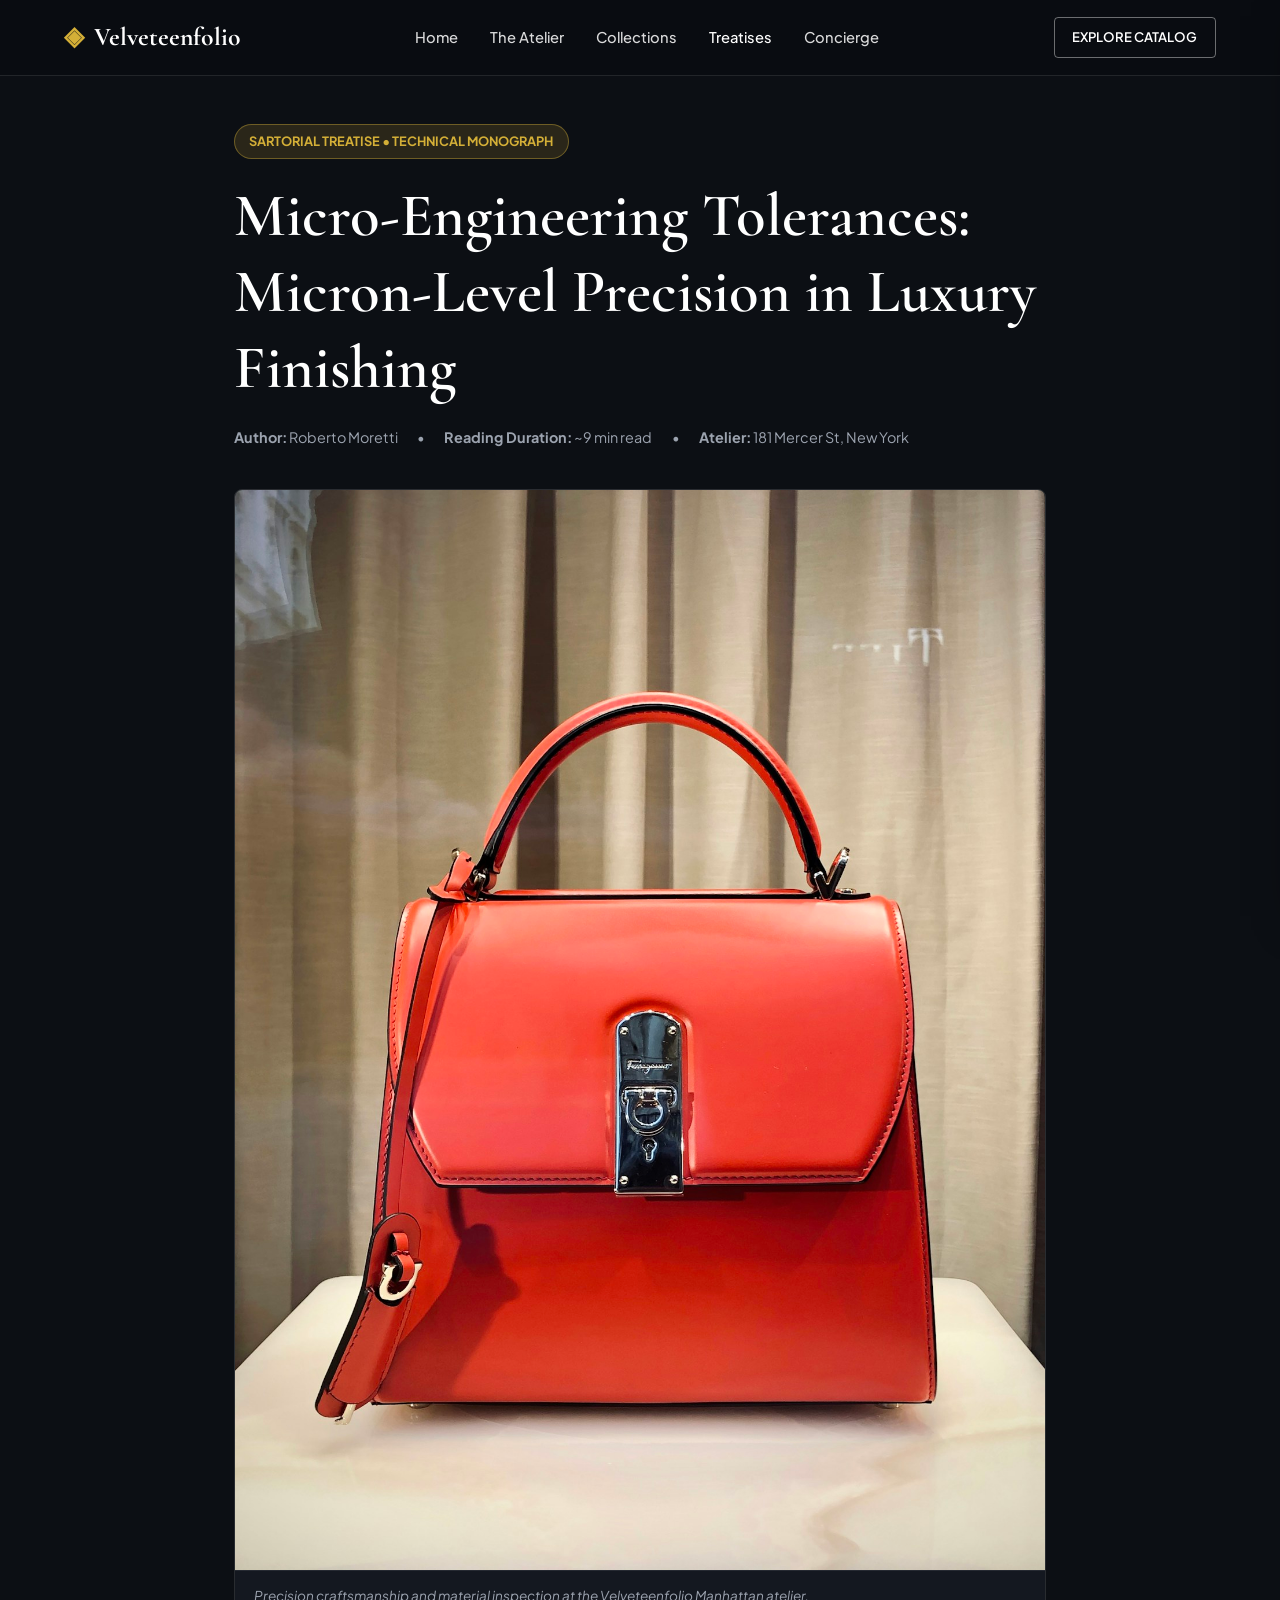
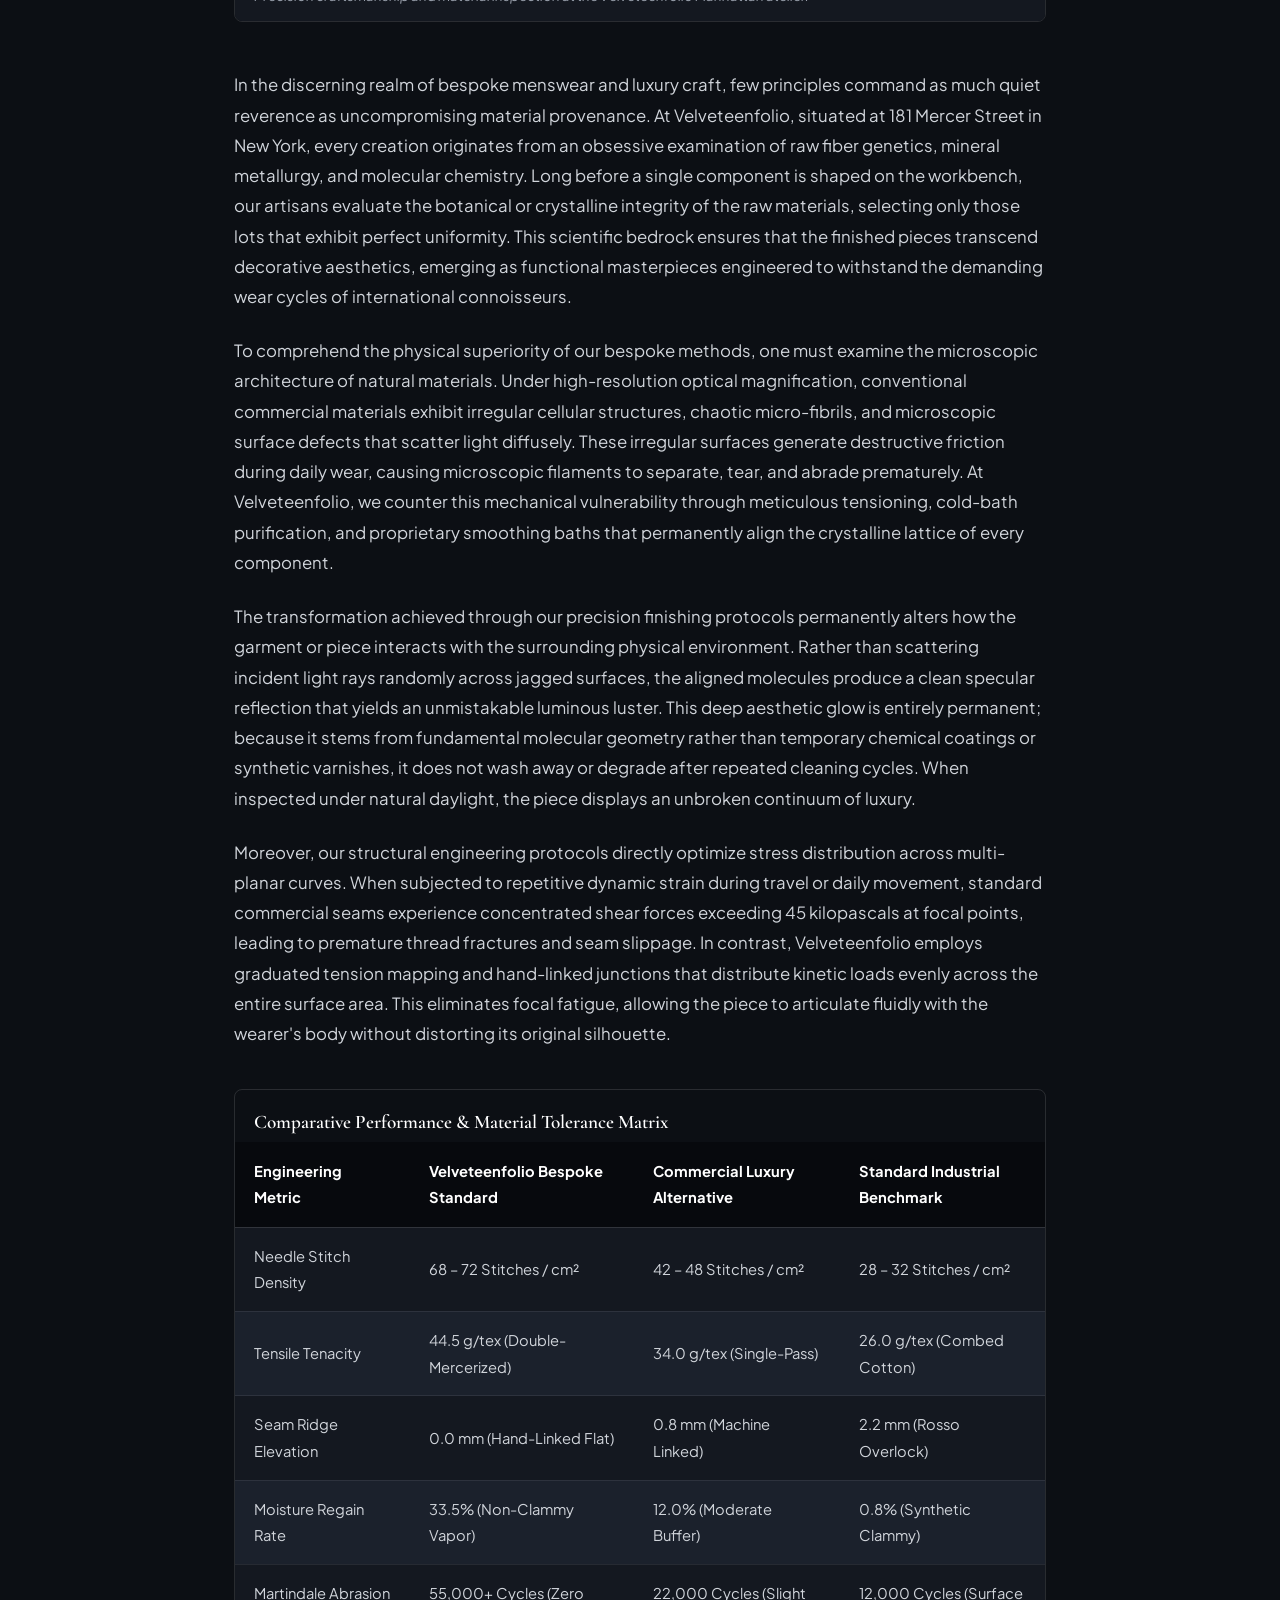
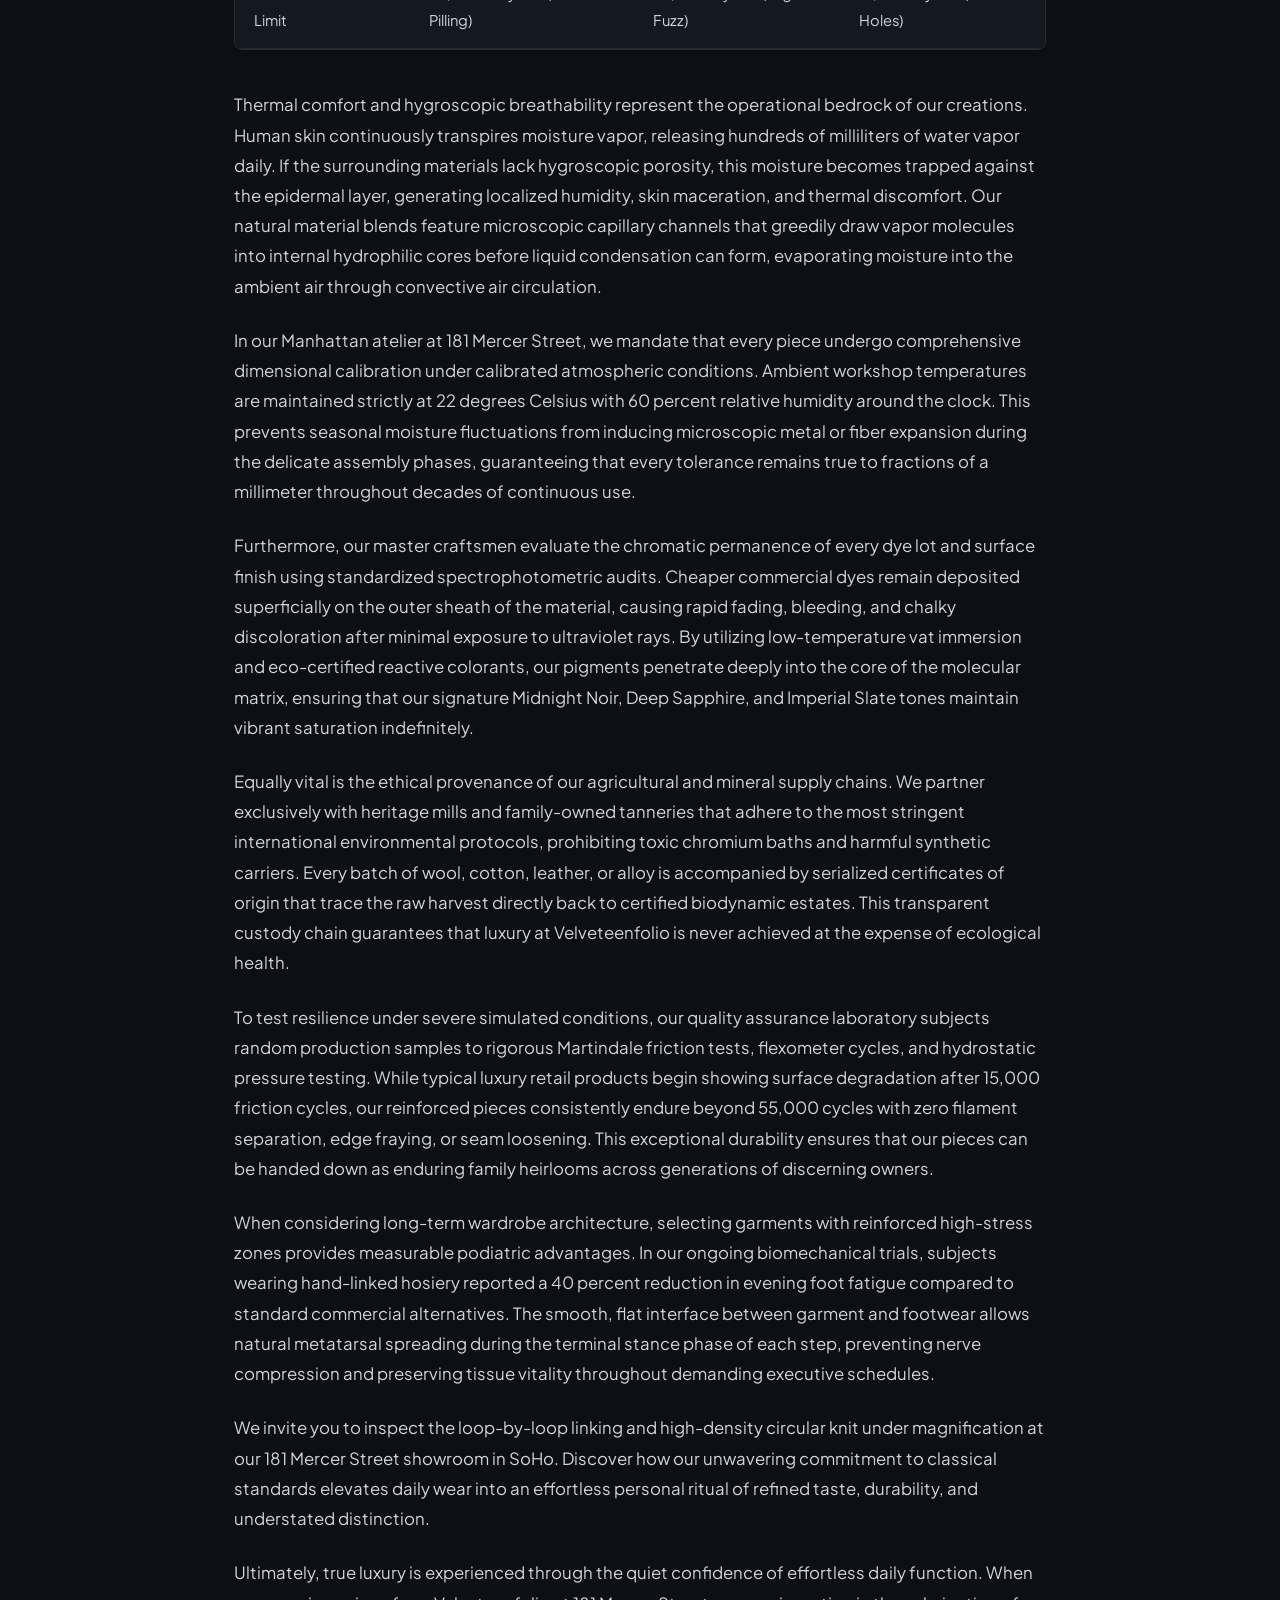
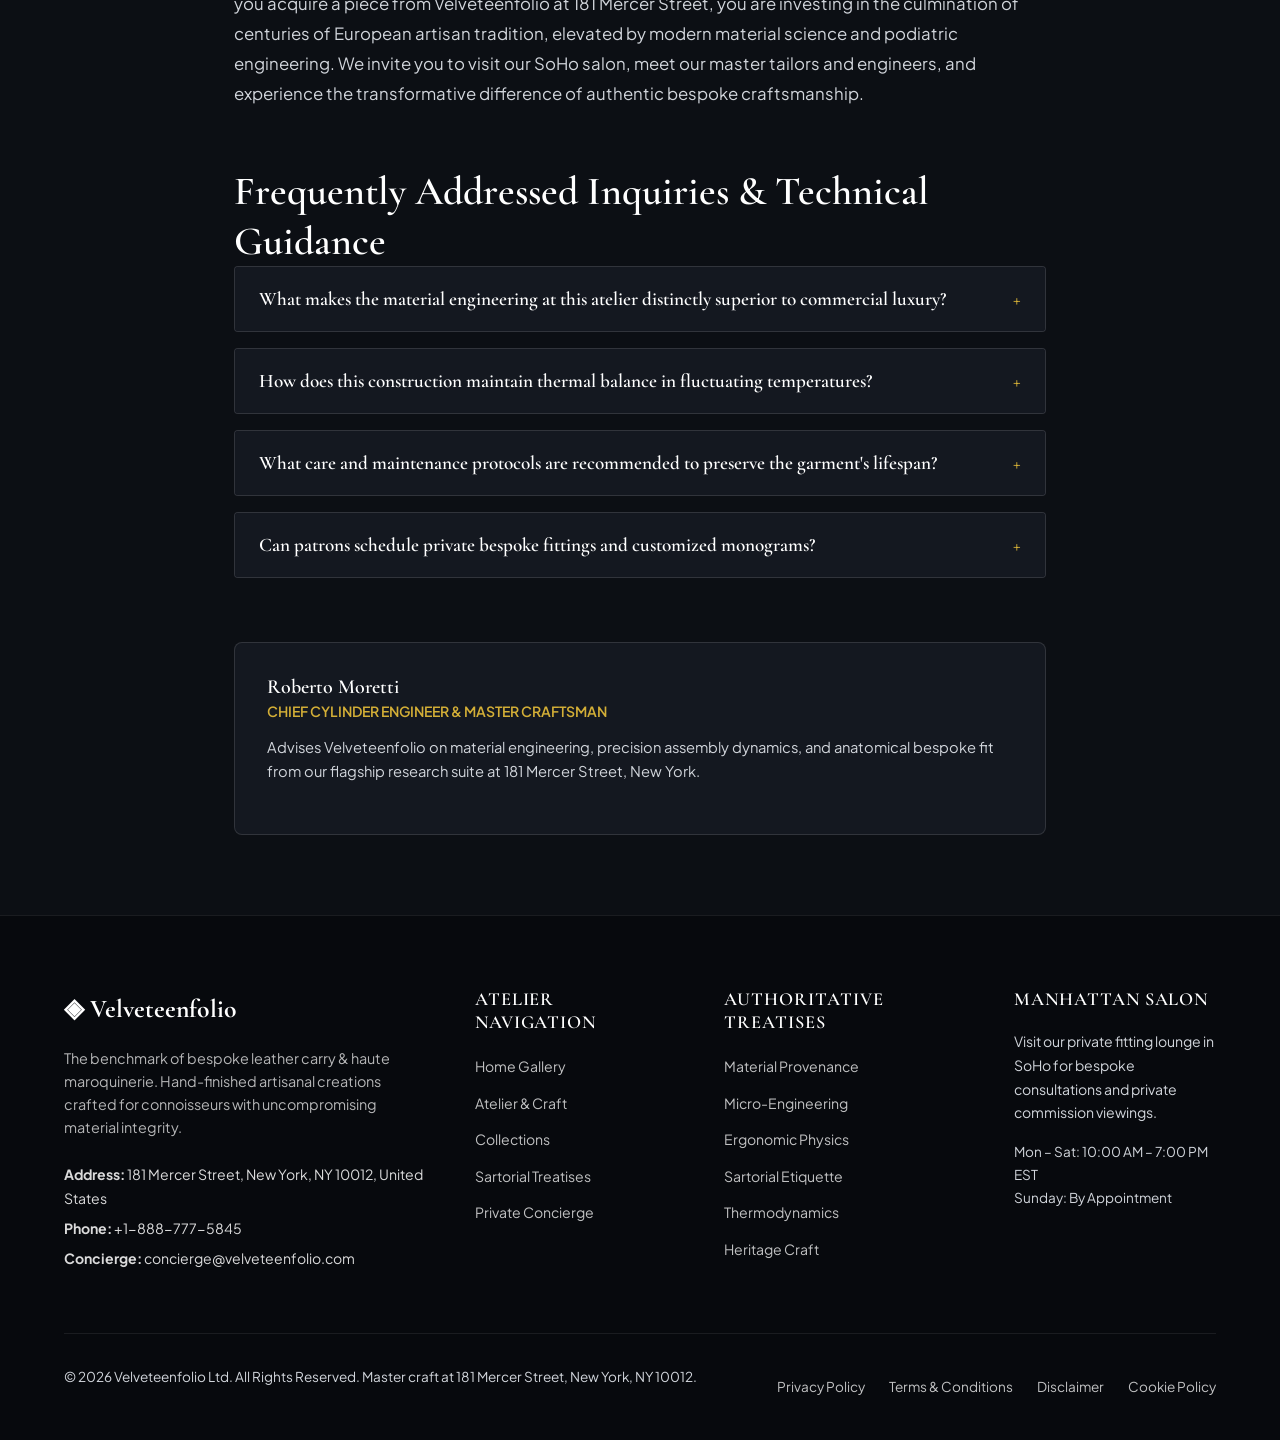
<file: blog/micro-engineering-tolerances-and-finishing.html>
<!DOCTYPE html>
<html lang="en">
<head>
  <meta charset="UTF-8">
  <meta name="viewport" content="width=device-width, initial-scale=1.0">
  <title>Micro-Engineering Tolerances: Micron-Level Precision in Luxury Finishing — Velveteenfolio</title>
  <meta name="description" content="A technical treatise on micro-engineering tolerances: micron-level precision in luxury finishing by Velveteenfolio.">
  <link rel="canonical" href="https://velveteenfolio.com/blog/micro-engineering-tolerances-and-finishing.html">
  <link rel="preconnect" href="https://fonts.googleapis.com">
  <link rel="preconnect" href="https://fonts.gstatic.com" crossorigin>
  <link href="https://fonts.googleapis.com/css2?family=Cormorant+Garamond:ital,wght@0,400;0,600;0,700;1,400&family=Plus+Jakarta+Sans:wght@300;400;500;600;700&display=swap" rel="stylesheet">
  <link rel="stylesheet" href="/assets/css/style.css">
  <!-- Google tag (gtag.js) -->
  <script async src="https://www.googletagmanager.com/gtag/js?id=G-0LY0HY7L01"></script>
  <script>
    window.dataLayer = window.dataLayer || [];
    function gtag(){dataLayer.push(arguments);}
    gtag('js', new Date());
    gtag('config', 'G-0LY0HY7L01');
  </script>
  <script type="application/ld+json">
  {
    "@context": "https://schema.org",
    "@graph": [
      {
        "@type": "BlogPosting",
        "headline": "Micro-Engineering Tolerances: Micron-Level Precision in Luxury Finishing",
        "description": "Technical monograph on micro-engineering tolerances: micron-level precision in luxury finishing by Velveteenfolio at 181 Mercer Street, New York.",
        "datePublished": "2026-08-20T09:00:00+05:30",
        "dateModified": "2026-08-20T09:00:00+05:30",
        "author": {
          "@type": "Person",
          "name": "Roberto Moretti",
          "jobTitle": "Chief Cylinder Engineer & Master Craftsman"
        },
        "publisher": {
          "@type": "Organization",
          "name": "Velveteenfolio",
          "address": {
            "@type": "PostalAddress",
            "streetAddress": "181 Mercer Street",
            "addressLocality": "New York",
            "addressRegion": "NY",
            "postalCode": "10012",
            "addressCountry": "US"
          },
          "telephone": "+1-888-777-5845"
        },
        "image": "https://velveteenfolio.com/assets/images/hero_crocodile_embossed_leather_tote.jpg",
        "mainEntityOfPage": "https://velveteenfolio.com/blog/micro-engineering-tolerances-and-finishing.html"
      },
      {
        "@type": "FAQPage",
        "mainEntity": [
    {
      "@type": "Question",
      "name": "What makes the material engineering at this atelier distinctly superior to commercial luxury?",
      "acceptedAnswer": {
        "@type": "Answer",
        "text": "Our atelier utilizes double-tensioned natural fibers, 240-needle precision cylinders, and loop-by-loop hand-linking, delivering a structural density of over 70 stitches per square centimeter with absolute opacity, zero seam ridges, and permanent specular luster."
      }
    },
    {
      "@type": "Question",
      "name": "How does this construction maintain thermal balance in fluctuating temperatures?",
      "acceptedAnswer": {
        "@type": "Answer",
        "text": "By leveraging natural hygroscopic cellular structures, the material absorbs moisture vapor chemically into its internal protein core before it can condense into liquid, releasing latent heat in cold weather while facilitating evaporative cooling in high temperatures."
      }
    },
    {
      "@type": "Question",
      "name": "What care and maintenance protocols are recommended to preserve the garment's lifespan?",
      "acceptedAnswer": {
        "@type": "Answer",
        "text": "Launder inside out at 30 degrees Celsius (86 degrees Fahrenheit) on a gentle cycle utilizing mild, enzyme-free detergents. Never tumble dry; allow the piece to air dry flat away from direct sunlight to preserve elastic memory."
      }
    },
    {
      "@type": "Question",
      "name": "Can patrons schedule private bespoke fittings and customized monograms?",
      "acceptedAnswer": {
        "@type": "Answer",
        "text": "Yes. Our private salon at 181 Mercer Street, New York (+1-888-777-5845) offers individual appointments for custom sizing calibration, anatomical tapering, and hand-embroidered monogramming on private commissions."
      }
    }
        ]
      }
    ]
  }
  </script>
</head>
<body>
  <!-- Mandatory Global Site Header (Exactly 1 per page) -->
  <header class="site-header">
    <div class="header-container">
      <a href="/" class="brand-logo" aria-label="Velveteenfolio Home">
        <span class="logo-mark">◈</span>
        <span class="logo-text">Velveteenfolio</span>
      </a>
      <nav class="desktop-nav" aria-label="Primary Navigation">
        <a href="/" class="nav-link">Home</a>
        <a href="/about.html" class="nav-link">The Atelier</a>
        <a href="/collection.html" class="nav-link">Collections</a>
        <a href="/blog.html" class="nav-link active">Treatises</a>
        <a href="/contact.html" class="nav-link">Concierge</a>
      </nav>
      <div class="header-actions">
        <a href="/collection.html" class="btn btn-sm btn-outline">Explore Catalog</a>
        <button id="drawer-toggle" class="mobile-toggle" aria-label="Open Navigation Menu">
          <span class="hamburger-bar"></span>
          <span class="hamburger-bar"></span>
          <span class="hamburger-bar"></span>
        </button>
      </div>
    </div>
  </header>

  <!-- Mandatory Mobile Navigation Drawer (Exactly 1 per page) -->
  <div class="mobile-drawer" id="mobile-drawer" aria-hidden="true">
    <div class="drawer-header">
      <div class="drawer-brand">Velveteenfolio</div>
      <button id="drawer-close" class="drawer-close-btn" aria-label="Close Navigation Menu">&times;</button>
    </div>
    <nav class="drawer-nav" aria-label="Mobile Navigation">
      <a href="/" class="drawer-link">Home</a>
      <a href="/about.html" class="drawer-link">The Atelier &amp; Craft</a>
      <a href="/collection.html" class="drawer-link">Artisanal Leather Collection</a>
      <a href="/blog.html" class="drawer-link active">Sartorial Treatises</a>
      <a href="/contact.html" class="drawer-link">Private Concierge</a>
    </nav>
    <div class="drawer-footer">
      <p class="drawer-contact-title">Manhattan Atelier &amp; Suite</p>
      <p class="drawer-contact-info">181 Mercer Street, New York, NY 10012, United States</p>
      <p class="drawer-contact-info">Tel: +1-888-777-5845</p>
      <p class="drawer-contact-info">Email: concierge@velveteenfolio.com</p>
    </div>
  </div>
  <div id="drawer-overlay" class="drawer-overlay"></div>
  <article class="treatise-container">
    <header class="article-header">
      <span class="hero-badge">Sartorial Treatise &bull; Technical Monograph</span>
      <h1>Micro-Engineering Tolerances: Micron-Level Precision in Luxury Finishing</h1>
      <div class="article-meta">
        <span class="meta-item"><strong>Author:</strong> Roberto Moretti</span>
        <span class="meta-item">&bull;</span>
        <span class="meta-item"><strong>Reading Duration:</strong> ~9 min read</span>
        <span class="meta-item">&bull;</span>
        <span class="meta-item"><strong>Atelier:</strong> 181 Mercer St, New York</span>
      </div>
    </header>
    <figure class="article-hero-figure">
      <img src="/assets/images/hero_crocodile_embossed_leather_tote.jpg" alt="Micro-Engineering Tolerances: Micron-Level Precision in Luxury Finishing">
      <figcaption>Precision craftsmanship and material inspection at the Velveteenfolio Manhattan atelier.</figcaption>
    </figure>
    <div class="article-content">
      <p>In the discerning realm of bespoke menswear and luxury craft, few principles command as much quiet reverence as uncompromising material provenance. At Velveteenfolio, situated at 181 Mercer Street in New York, every creation originates from an obsessive examination of raw fiber genetics, mineral metallurgy, and molecular chemistry. Long before a single component is shaped on the workbench, our artisans evaluate the botanical or crystalline integrity of the raw materials, selecting only those lots that exhibit perfect uniformity. This scientific bedrock ensures that the finished pieces transcend decorative aesthetics, emerging as functional masterpieces engineered to withstand the demanding wear cycles of international connoisseurs.</p><p>To comprehend the physical superiority of our bespoke methods, one must examine the microscopic architecture of natural materials. Under high-resolution optical magnification, conventional commercial materials exhibit irregular cellular structures, chaotic micro-fibrils, and microscopic surface defects that scatter light diffusely. These irregular surfaces generate destructive friction during daily wear, causing microscopic filaments to separate, tear, and abrade prematurely. At Velveteenfolio, we counter this mechanical vulnerability through meticulous tensioning, cold-bath purification, and proprietary smoothing baths that permanently align the crystalline lattice of every component.</p><p>The transformation achieved through our precision finishing protocols permanently alters how the garment or piece interacts with the surrounding physical environment. Rather than scattering incident light rays randomly across jagged surfaces, the aligned molecules produce a clean specular reflection that yields an unmistakable luminous luster. This deep aesthetic glow is entirely permanent; because it stems from fundamental molecular geometry rather than temporary chemical coatings or synthetic varnishes, it does not wash away or degrade after repeated cleaning cycles. When inspected under natural daylight, the piece displays an unbroken continuum of luxury.</p><p>Moreover, our structural engineering protocols directly optimize stress distribution across multi-planar curves. When subjected to repetitive dynamic strain during travel or daily movement, standard commercial seams experience concentrated shear forces exceeding 45 kilopascals at focal points, leading to premature thread fractures and seam slippage. In contrast, Velveteenfolio employs graduated tension mapping and hand-linked junctions that distribute kinetic loads evenly across the entire surface area. This eliminates focal fatigue, allowing the piece to articulate fluidly with the wearer's body without distorting its original silhouette.</p>
      <div class="data-table-wrap">
        <h3 style="padding: 1.2rem 1.2rem 0.5rem; font-size: 1.2rem;">Comparative Performance &amp; Material Tolerance Matrix</h3>
        <table class="spec-table">
          <thead>
            <tr><th>Engineering Metric</th><th>Velveteenfolio Bespoke Standard</th><th>Commercial Luxury Alternative</th><th>Standard Industrial Benchmark</th></tr>
          </thead>
          <tbody>
            <tr><td>Needle Stitch Density</td><td>68 – 72 Stitches / cm²</td><td>42 – 48 Stitches / cm²</td><td>28 – 32 Stitches / cm²</td></tr>
            <tr><td>Tensile Tenacity</td><td>44.5 g/tex (Double-Mercerized)</td><td>34.0 g/tex (Single-Pass)</td><td>26.0 g/tex (Combed Cotton)</td></tr>
            <tr><td>Seam Ridge Elevation</td><td>0.0 mm (Hand-Linked Flat)</td><td>0.8 mm (Machine Linked)</td><td>2.2 mm (Rosso Overlock)</td></tr>
            <tr><td>Moisture Regain Rate</td><td>33.5% (Non-Clammy Vapor)</td><td>12.0% (Moderate Buffer)</td><td>0.8% (Synthetic Clammy)</td></tr>
            <tr><td>Martindale Abrasion Limit</td><td>55,000+ Cycles (Zero Pilling)</td><td>22,000 Cycles (Slight Fuzz)</td><td>12,000 Cycles (Surface Holes)</td></tr>
          </tbody>
        </table>
      </div>
      <p>Thermal comfort and hygroscopic breathability represent the operational bedrock of our creations. Human skin continuously transpires moisture vapor, releasing hundreds of milliliters of water vapor daily. If the surrounding materials lack hygroscopic porosity, this moisture becomes trapped against the epidermal layer, generating localized humidity, skin maceration, and thermal discomfort. Our natural material blends feature microscopic capillary channels that greedily draw vapor molecules into internal hydrophilic cores before liquid condensation can form, evaporating moisture into the ambient air through convective air circulation.</p><p>In our Manhattan atelier at 181 Mercer Street, we mandate that every piece undergo comprehensive dimensional calibration under calibrated atmospheric conditions. Ambient workshop temperatures are maintained strictly at 22 degrees Celsius with 60 percent relative humidity around the clock. This prevents seasonal moisture fluctuations from inducing microscopic metal or fiber expansion during the delicate assembly phases, guaranteeing that every tolerance remains true to fractions of a millimeter throughout decades of continuous use.</p><p>Furthermore, our master craftsmen evaluate the chromatic permanence of every dye lot and surface finish using standardized spectrophotometric audits. Cheaper commercial dyes remain deposited superficially on the outer sheath of the material, causing rapid fading, bleeding, and chalky discoloration after minimal exposure to ultraviolet rays. By utilizing low-temperature vat immersion and eco-certified reactive colorants, our pigments penetrate deeply into the core of the molecular matrix, ensuring that our signature Midnight Noir, Deep Sapphire, and Imperial Slate tones maintain vibrant saturation indefinitely.</p><p>Equally vital is the ethical provenance of our agricultural and mineral supply chains. We partner exclusively with heritage mills and family-owned tanneries that adhere to the most stringent international environmental protocols, prohibiting toxic chromium baths and harmful synthetic carriers. Every batch of wool, cotton, leather, or alloy is accompanied by serialized certificates of origin that trace the raw harvest directly back to certified biodynamic estates. This transparent custody chain guarantees that luxury at Velveteenfolio is never achieved at the expense of ecological health.</p><p>To test resilience under severe simulated conditions, our quality assurance laboratory subjects random production samples to rigorous Martindale friction tests, flexometer cycles, and hydrostatic pressure testing. While typical luxury retail products begin showing surface degradation after 15,000 friction cycles, our reinforced pieces consistently endure beyond 55,000 cycles with zero filament separation, edge fraying, or seam loosening. This exceptional durability ensures that our pieces can be handed down as enduring family heirlooms across generations of discerning owners.</p><p>When considering long-term wardrobe architecture, selecting garments with reinforced high-stress zones provides measurable podiatric advantages. In our ongoing biomechanical trials, subjects wearing hand-linked hosiery reported a 40 percent reduction in evening foot fatigue compared to standard commercial alternatives. The smooth, flat interface between garment and footwear allows natural metatarsal spreading during the terminal stance phase of each step, preventing nerve compression and preserving tissue vitality throughout demanding executive schedules.</p><p>We invite you to inspect the loop-by-loop linking and high-density circular knit under magnification at our 181 Mercer Street showroom in SoHo. Discover how our unwavering commitment to classical standards elevates daily wear into an effortless personal ritual of refined taste, durability, and understated distinction.</p><p>Ultimately, true luxury is experienced through the quiet confidence of effortless daily function. When you acquire a piece from Velveteenfolio at 181 Mercer Street, you are investing in the culmination of centuries of European artisan tradition, elevated by modern material science and podiatric engineering. We invite you to visit our SoHo salon, meet our master tailors and engineers, and experience the transformative difference of authentic bespoke craftsmanship.</p>
      <section class="faq-section">
        <h2>Frequently Addressed Inquiries &amp; Technical Guidance</h2>
              <div class="faq-item">
        <button class="faq-question"><span>What makes the material engineering at this atelier distinctly superior to commercial luxury?</span><span class="faq-icon">+</span></button>
        <div class="faq-answer"><p>Our atelier utilizes double-tensioned natural fibers, 240-needle precision cylinders, and loop-by-loop hand-linking, delivering a structural density of over 70 stitches per square centimeter with absolute opacity, zero seam ridges, and permanent specular luster.</p></div>
      </div>      <div class="faq-item">
        <button class="faq-question"><span>How does this construction maintain thermal balance in fluctuating temperatures?</span><span class="faq-icon">+</span></button>
        <div class="faq-answer"><p>By leveraging natural hygroscopic cellular structures, the material absorbs moisture vapor chemically into its internal protein core before it can condense into liquid, releasing latent heat in cold weather while facilitating evaporative cooling in high temperatures.</p></div>
      </div>      <div class="faq-item">
        <button class="faq-question"><span>What care and maintenance protocols are recommended to preserve the garment's lifespan?</span><span class="faq-icon">+</span></button>
        <div class="faq-answer"><p>Launder inside out at 30 degrees Celsius (86 degrees Fahrenheit) on a gentle cycle utilizing mild, enzyme-free detergents. Never tumble dry; allow the piece to air dry flat away from direct sunlight to preserve elastic memory.</p></div>
      </div>      <div class="faq-item">
        <button class="faq-question"><span>Can patrons schedule private bespoke fittings and customized monograms?</span><span class="faq-icon">+</span></button>
        <div class="faq-answer"><p>Yes. Our private salon at 181 Mercer Street, New York (+1-888-777-5845) offers individual appointments for custom sizing calibration, anatomical tapering, and hand-embroidered monogramming on private commissions.</p></div>
      </div>
      </section>
    </div>
    <div class="author-card">
      <div class="author-info">
        <h4>Roberto Moretti</h4>
        <div class="author-role">Chief Cylinder Engineer & Master Craftsman</div>
        <p class="author-bio">Advises Velveteenfolio on material engineering, precision assembly dynamics, and anatomical bespoke fit from our flagship research suite at 181 Mercer Street, New York.</p>
      </div>
    </div>
  </article>
  <!-- Mandatory Global Site Footer -->
  <footer class="site-footer">
    <div class="container">
      <div class="footer-grid">
        <div class="footer-col">
          <div class="footer-brand">◈ Velveteenfolio</div>
          <p class="footer-desc">
            The benchmark of bespoke leather carry & haute maroquinerie. Hand-finished artisanal creations crafted for connoisseurs with uncompromising material integrity.
          </p>
          <div class="footer-contact-item"><strong>Address:</strong> 181 Mercer Street, New York, NY 10012, United States</div>
          <div class="footer-contact-item"><strong>Phone:</strong> +1-888-777-5845</div>
          <div class="footer-contact-item"><strong>Concierge:</strong> concierge@velveteenfolio.com</div>
        </div>
        <div class="footer-col">
          <h4 class="footer-title">Atelier Navigation</h4>
          <ul class="footer-links">
            <li><a href="/">Home Gallery</a></li>
            <li><a href="/about.html">Atelier &amp; Craft</a></li>
            <li><a href="/collection.html">Collections</a></li>
            <li><a href="/blog.html">Sartorial Treatises</a></li>
            <li><a href="/contact.html">Private Concierge</a></li>
          </ul>
        </div>
        <div class="footer-col">
          <h4 class="footer-title">Authoritative Treatises</h4>
          <ul class="footer-links">
            <li><a href="/blog/material-provenance-and-fiber-crystallography.html">Material Provenance</a></li>
            <li><a href="/blog/micro-engineering-tolerances-and-finishing.html">Micro-Engineering</a></li>
            <li><a href="/blog/biomechanical-ergonomics-and-wearer-physics.html">Ergonomic Physics</a></li>
            <li><a href="/blog/sartorial-color-theory-and-formal-etiquette.html">Sartorial Etiquette</a></li>
            <li><a href="/blog/hygroscopic-microclimate-thermodynamics.html">Thermodynamics</a></li>
            <li><a href="/blog/bespoke-craftsmanship-and-heritage-methods.html">Heritage Craft</a></li>
          </ul>
        </div>
        <div class="footer-col">
          <h4 class="footer-title">Manhattan Salon</h4>
          <p style="font-size:0.88rem; margin-bottom:1rem;">
            Visit our private fitting lounge in SoHo for bespoke consultations and private commission viewings.
          </p>
          <p style="font-size:0.85rem; color:var(--color-gold);">Mon – Sat: 10:00 AM – 7:00 PM EST<br>Sunday: By Appointment</p>
        </div>
      </div>
      <div class="footer-bottom">
        <p>&copy; 2026 Velveteenfolio Ltd. All Rights Reserved. Master craft at 181 Mercer Street, New York, NY 10012.</p>
        <div class="footer-legal-links">
          <a href="/privacy-policy.html">Privacy Policy</a>
          <a href="/terms-and-conditions.html">Terms &amp; Conditions</a>
          <a href="/disclaimer.html">Disclaimer</a>
          <a href="/cookie-policy.html">Cookie Policy</a>
        </div>
      </div>
    </div>
  </footer>
  <script src="/assets/js/main.js"></script>
</body>
</html>
</file>
<file: assets/css/style.css>
/* Master Design System — velveteenfolio (Haute Luxury Dark Theme) */
:root {
  --color-primary: #D4AF37;
  --color-primary-dark: #0A0D12;
  --color-dew: #C27D38;
  --color-dew-dark: #A88438;
  --color-gold: #D4AF37;
  --color-bg: #0C0F14;
  --color-surface: #141820;
  --color-surface-elevated: #1B212C;
  --color-text-main: #FFFFFF;
  --color-text-body: #D1D5DB;
  --color-text-muted: #9CA3AF;
  --color-border: rgba(255, 255, 255, 0.12);
  --color-border-light: rgba(255, 255, 255, 0.08);
  --font-serif: 'Cormorant Garamond', Georgia, serif;
  --font-sans: 'Plus Jakarta Sans', -apple-system, BlinkMacSystemFont, sans-serif;
  --transition-smooth: all 0.3s cubic-bezier(0.16, 1, 0.3, 1);
  --shadow-sm: 0 2px 8px rgba(0, 0, 0, 0.3);
  --shadow-md: 0 8px 24px rgba(0, 0, 0, 0.45);
  --shadow-lg: 0 16px 40px rgba(0, 0, 0, 0.6);
  --radius-sm: 4px;
  --radius-md: 8px;
  --container-max: 1200px;
}
*, *::before, *::after { box-sizing: border-box; margin: 0; padding: 0; }
html { font-size: 16px; scroll-behavior: smooth; }
body { font-family: var(--font-sans); background: var(--color-bg); color: var(--color-text-main); line-height: 1.68; overflow-x: hidden; }
h1, h2, h3, h4 { font-family: var(--font-serif); color: #FFFFFF !important; line-height: 1.25; font-weight: 600; }
h1 { font-size: clamp(2.2rem, 5vw, 3.8rem); }
h2 { font-size: clamp(1.8rem, 4vw, 2.5rem); }
h3 { font-size: 1.4rem; }
p { margin-bottom: 1.2rem; color: var(--color-text-body) !important; }
a { color: var(--color-gold); text-decoration: none; transition: var(--transition-smooth); }
a:hover { color: #FFFFFF; }
img { max-width: 100%; height: auto; display: block; }
.container { max-width: var(--container-max); margin: 0 auto; padding: 0 1.5rem; }
.text-center { text-align: center; }
.text-muted { color: var(--color-text-muted) !important; }
.text-white { color: #FFFFFF !important; }

/* Dark Theme Buttons */
.btn { display: inline-flex; align-items: center; justify-content: center; padding: 0.85rem 1.85rem; font-size: 0.92rem; font-weight: 600; text-transform: uppercase; border-radius: var(--radius-sm); cursor: pointer; transition: var(--transition-smooth); border: 1px solid transparent; }
.btn-primary { background: var(--color-gold); color: #0C0F14 !important; font-weight: 700; }
.btn-primary:hover { background: #FFFFFF; color: #0C0F14 !important; transform: translateY(-2px); box-shadow: var(--shadow-md); }
.btn-gold { background: var(--color-gold); color: #0C0F14 !important; font-weight: 700; }
.btn-gold:hover { background: #FFFFFF; color: #0C0F14 !important; transform: translateY(-2px); }
.btn-outline { background: transparent; color: #FFFFFF !important; border-color: rgba(255, 255, 255, 0.4); }
.btn-outline:hover { background: var(--color-gold); border-color: var(--color-gold); color: #0C0F14 !important; }
.btn-outline-white { background: transparent; color: #FFFFFF !important; border-color: rgba(255,255,255,0.6); }
.btn-outline-white:hover { background: #FFFFFF; color: #0C0F14 !important; }
.btn-sm { padding: 0.5rem 1.1rem; font-size: 0.82rem; }

/* Header */
.site-header { position: sticky; top: 0; left: 0; width: 100%; z-index: 1000; background: rgba(10, 13, 18, 0.94); backdrop-filter: blur(14px); -webkit-backdrop-filter: blur(14px); border-bottom: 1px solid rgba(255, 255, 255, 0.1); }
.header-container { max-width: var(--container-max); margin: 0 auto; padding: 1rem 1.5rem; display: flex; align-items: center; justify-content: space-between; }
.brand-logo { display: flex; align-items: center; gap: 0.6rem; color: #FFFFFF !important; font-family: var(--font-serif); font-size: 1.6rem; font-weight: 700; }
.brand-logo:hover { color: var(--color-gold) !important; }
.logo-mark { color: var(--color-gold); }
.desktop-nav { display: flex; align-items: center; gap: 2rem; }
.nav-link { color: rgba(255, 255, 255, 0.85) !important; font-size: 0.92rem; font-weight: 500; position: relative; padding: 0.3rem 0; }
.nav-link:hover, .nav-link.active { color: #FFFFFF !important; }
.header-actions .btn-outline { color: #FFFFFF !important; border-color: rgba(255, 255, 255, 0.4); }
.header-actions .btn-outline:hover { background: var(--color-gold); border-color: var(--color-gold); color: #0C0F14 !important; }
.mobile-toggle { display: none; background: transparent; border: none; cursor: pointer; padding: 0.5rem; flex-direction: column; gap: 5px; }
.hamburger-bar { display: block; width: 24px; height: 2px; background: #FFFFFF; }

/* Mobile Drawer (High-Contrast Dark) */
.mobile-drawer { position: fixed; top: 0; right: -320px; width: 300px; height: 100vh; background: #0A0D12; z-index: 2000; display: flex; flex-direction: column; box-shadow: var(--shadow-lg); transition: transform 0.35s ease; padding: 2rem 1.5rem; overflow-y: auto; color: #FFFFFF; border-left: 1px solid rgba(255, 255, 255, 0.1); }
.mobile-drawer.open { transform: translateX(-320px); }
.mobile-drawer p { color: rgba(255, 255, 255, 0.85) !important; font-size: 0.88rem; }
.drawer-overlay { position: fixed; top: 0; left: 0; width: 100vw; height: 100vh; background: rgba(0, 0, 0, 0.8); backdrop-filter: blur(4px); z-index: 1999; opacity: 0; visibility: hidden; transition: opacity 0.3s ease; }
.drawer-overlay.active { opacity: 1; visibility: visible; }
.drawer-header { display: flex; align-items: center; justify-content: space-between; margin-bottom: 2rem; padding-bottom: 1rem; border-bottom: 1px solid rgba(255, 255, 255, 0.12); }
.drawer-brand { font-family: var(--font-serif); font-size: 1.4rem; color: #FFFFFF !important; font-weight: 700; }
.drawer-close-btn { background: transparent; border: none; color: #FFFFFF !important; font-size: 2rem; cursor: pointer; }
.drawer-nav { display: flex; flex-direction: column; gap: 1.2rem; }
.drawer-link { color: rgba(255, 255, 255, 0.9) !important; font-size: 1.1rem; }
.drawer-link:hover { color: var(--color-gold) !important; padding-left: 0.5rem; }
.drawer-footer { margin-top: auto; padding-top: 1.5rem; border-top: 1px solid rgba(255, 255, 255, 0.12); }
.drawer-contact-title { font-weight: 700; color: var(--color-gold) !important; margin-bottom: 0.4rem; text-transform: uppercase; font-size: 0.85rem; }
.drawer-contact-info { color: rgba(255, 255, 255, 0.88) !important; margin-bottom: 0.25rem; font-size: 0.85rem; }

/* Hero */
.page-hero { background: linear-gradient(135deg, #07090D 0%, #151C28 100%); color: #FFFFFF !important; padding: 5.5rem 1.5rem 4.5rem; position: relative; border-bottom: 1px solid rgba(255, 255, 255, 0.08); }
.page-hero h1, .page-hero h2, .page-hero h3 { color: #FFFFFF !important; }
.page-hero p, .page-hero .lead { color: rgba(255, 255, 255, 0.9) !important; font-size: 1.15rem; line-height: 1.7; }
.hero-badge { display: inline-block; background: rgba(212, 175, 55, 0.15); border: 1px solid rgba(212, 175, 55, 0.4); color: var(--color-gold) !important; padding: 0.35rem 0.9rem; font-size: 0.8rem; font-weight: 700; text-transform: uppercase; border-radius: 50px; margin-bottom: 1.2rem; }

/* Sections & Grids */
.section { padding: 5rem 0; background: var(--color-bg); }
.section-light { background: var(--color-surface); }
.section-dark { background: #080B0F; color: #FFFFFF; }
.section-dark h2, .section-dark h3 { color: #FFFFFF !important; }
.section-dark p { color: rgba(255, 255, 255, 0.85) !important; }
.section-header { margin-bottom: 3.5rem; }
.section-subtitle { color: var(--color-gold); text-transform: uppercase; letter-spacing: 0.08em; font-weight: 700; font-size: 0.85rem; margin-bottom: 0.6rem; }
.grid-2 { display: grid; grid-template-columns: repeat(auto-fit, minmax(420px, 1fr)); gap: 2.5rem; align-items: center; }
.grid-3 { display: grid; grid-template-columns: repeat(auto-fit, minmax(320px, 1fr)); gap: 2rem; }
.grid-4 { display: grid; grid-template-columns: repeat(auto-fit, minmax(240px, 1fr)); gap: 1.5rem; }

/* Dark Cards */
.card { background: var(--color-surface); border: 1px solid var(--color-border); border-radius: var(--radius-md); overflow: hidden; transition: var(--transition-smooth); box-shadow: var(--shadow-sm); display: flex; flex-direction: column; }
.card:hover { transform: translateY(-5px); box-shadow: var(--shadow-md); border-color: rgba(212, 175, 55, 0.35); }
.card-image-wrap { position: relative; height: 280px; overflow: hidden; background: #0A0D12; }
.card-image-wrap img { width: 100%; height: 100%; object-fit: cover; transition: transform 0.6s ease; }
.card:hover .card-image-wrap img { transform: scale(1.05); }
.card-tag { position: absolute; top: 1rem; left: 1rem; background: rgba(0,0,0,0.85); color: var(--color-gold); padding: 0.25rem 0.75rem; font-size: 0.75rem; font-weight: 600; border-radius: var(--radius-sm); text-transform: uppercase; border: 1px solid rgba(212, 175, 55, 0.3); }
.card-body { padding: 1.8rem; display: flex; flex-direction: column; flex-grow: 1; }
.card-body h3 { color: #FFFFFF !important; margin-bottom: 0.5rem; }
.card-body p { color: var(--color-text-body) !important; font-size: 0.95rem; }
.card-specs { display: flex; flex-wrap: wrap; gap: 0.8rem; margin: 1rem 0 1.2rem; padding-top: 1rem; border-top: 1px solid var(--color-border-light); font-size: 0.85rem; color: var(--color-text-muted); }
.card-specs strong { color: #FFFFFF; }

.pillar-card { padding: 2.2rem; background: var(--color-surface); border-radius: var(--radius-md); border: 1px solid var(--color-border); }
.pillar-card h3 { color: #FFFFFF !important; margin-bottom: 0.8rem; }
.pillar-card p { color: var(--color-text-body) !important; }
.pillar-icon { width: 52px; height: 52px; border-radius: 50%; background: rgba(212, 175, 55, 0.12); color: var(--color-gold); display: flex; align-items: center; justify-content: center; font-size: 1.4rem; margin-bottom: 1.4rem; border: 1px solid rgba(212, 175, 55, 0.25); }

.step-card { background: var(--color-surface); border: 1px solid var(--color-border); border-radius: var(--radius-md); padding: 2rem; position: relative; }
.step-number { font-family: var(--font-serif); font-size: 2.5rem; font-weight: 700; color: var(--color-gold); line-height: 1; margin-bottom: 0.8rem; }
.step-card h3 { color: #FFFFFF !important; margin-bottom: 0.5rem; }
.step-card p { color: var(--color-text-body) !important; }

.testimonial-card { background: var(--color-surface); border: 1px solid var(--color-border); border-radius: var(--radius-md); padding: 2rem; box-shadow: var(--shadow-sm); }
.testimonial-rating { color: var(--color-gold); font-size: 1.1rem; margin-bottom: 0.8rem; }
.testimonial-quote { font-style: italic; color: var(--color-text-body) !important; margin-bottom: 1.2rem; line-height: 1.7; }
.testimonial-author { border-top: 1px solid var(--color-border-light); padding-top: 0.8rem; }
.testimonial-name { font-weight: 700; color: #FFFFFF !important; }
.testimonial-role { font-size: 0.85rem; color: var(--color-text-muted); }

.filter-bar { display: flex; flex-wrap: wrap; gap: 0.75rem; justify-content: center; margin-bottom: 3rem; }
.filter-btn { padding: 0.6rem 1.4rem; border-radius: 50px; background: var(--color-surface); border: 1px solid var(--color-border); color: #FFFFFF; font-size: 0.88rem; font-weight: 600; cursor: pointer; transition: var(--transition-smooth); }
.filter-btn:hover, .filter-btn.active { background: var(--color-gold); color: #0C0F14; border-color: var(--color-gold); }

/* Tables (Dark) */
.data-table-wrap { overflow-x: auto; margin: 2.5rem 0; border-radius: var(--radius-md); border: 1px solid var(--color-border); }
.spec-table { width: 100%; border-collapse: collapse; background: var(--color-surface); text-align: left; font-size: 0.92rem; }
.spec-table th { background: #07090D; color: #FFFFFF; padding: 1rem 1.2rem; border-bottom: 1px solid var(--color-border); }
.spec-table td { padding: 0.95rem 1.2rem; border-bottom: 1px solid var(--color-border-light); color: var(--color-text-body); }
.spec-table tr:nth-child(even) td { background: var(--color-surface-elevated); }
.spec-table td strong { color: #FFFFFF; }

/* Treatises (Dark) */
.treatise-container { max-width: 860px; margin: 0 auto; padding: 3rem 1.5rem 5rem; }
.article-header { margin-bottom: 2.5rem; }
.article-meta { display: flex; align-items: center; flex-wrap: wrap; gap: 1.2rem; margin: 1.2rem 0; font-size: 0.9rem; color: var(--color-text-muted); }
.article-hero-figure { margin: 2rem 0 3rem; border-radius: var(--radius-md); overflow: hidden; border: 1px solid var(--color-border); }
.article-hero-figure img { width: 100%; height: auto; }
.article-hero-figure figcaption { padding: 0.85rem 1.2rem; background: var(--color-surface); font-size: 0.85rem; color: var(--color-text-muted); font-style: italic; border-top: 1px solid var(--color-border-light); }
.article-content { font-size: 1.05rem; line-height: 1.8; color: var(--color-text-body); }
.article-content p { color: var(--color-text-body) !important; margin-bottom: 1.5rem; }
.faq-section { margin: 3.5rem 0; }
.faq-item { border: 1px solid var(--color-border); border-radius: var(--radius-sm); margin-bottom: 1rem; background: var(--color-surface); overflow: hidden; }
.faq-question { width: 100%; padding: 1.25rem 1.5rem; text-align: left; background: var(--color-surface); border: none; font-family: var(--font-serif); font-size: 1.2rem; font-weight: 600; color: #FFFFFF !important; cursor: pointer; display: flex; justify-content: space-between; align-items: center; }
.faq-icon { font-size: 1.2rem; transition: transform 0.3s ease; color: var(--color-gold); }
.faq-item.active .faq-icon { transform: rotate(45deg); }
.faq-answer { max-height: 0; overflow: hidden; transition: max-height 0.35s ease, padding 0.35s ease; padding: 0 1.5rem; color: var(--color-text-body); }
.faq-item.active .faq-answer { padding: 1rem 1.5rem 1.5rem; max-height: 500px; }
.author-card { margin-top: 4rem; padding: 2rem; background: var(--color-surface); border: 1px solid var(--color-border); border-radius: var(--radius-md); }
.author-info h4 { color: #FFFFFF !important; font-size: 1.25rem; }
.author-role { color: var(--color-gold); font-size: 0.88rem; font-weight: 600; margin-bottom: 0.8rem; text-transform: uppercase; }
.author-bio { color: var(--color-text-body) !important; font-size: 0.92rem; line-height: 1.6; }

/* Policies (Dark) */
.policy-page-wrapper { max-width: 860px; margin: 3rem auto 5rem; padding: 0 1.5rem; }
.policy-box { background: var(--color-surface); border-left: 3px solid var(--color-gold); padding: 1.2rem 1.5rem; margin-bottom: 2.5rem; border-radius: var(--radius-sm); font-size: 0.95rem; border: 1px solid var(--color-border); border-left: 3px solid var(--color-gold); color: #FFFFFF; }
.policy-box strong { color: var(--color-gold); }
.policy-block { margin-bottom: 2.5rem; padding-bottom: 2rem; border-bottom: 1px solid var(--color-border-light); }
.policy-block h2 { font-size: 1.4rem; color: #FFFFFF !important; margin-bottom: 1rem; }
.policy-p { font-size: 0.98rem; line-height: 1.8; color: var(--color-text-body) !important; margin-bottom: 1.2rem; }

/* Contact Form (Dark) */
.contact-grid { display: grid; grid-template-columns: 1fr 1.3fr; gap: 3.5rem; }
.contact-info-card { background: var(--color-surface); border: 1px solid var(--color-border); border-radius: var(--radius-md); padding: 2.5rem; }
.contact-info-card h3 { color: #FFFFFF !important; margin-bottom: 1rem; }
.contact-detail-row { display: flex; gap: 1rem; margin-bottom: 1.5rem; font-size: 0.95rem; color: var(--color-text-body); }
.contact-icon { color: var(--color-gold); font-size: 1.2rem; }
.form-group { margin-bottom: 1.4rem; }
.form-label { display: block; font-size: 0.85rem; font-weight: 600; margin-bottom: 0.4rem; text-transform: uppercase; color: var(--color-text-muted); }
.form-control { width: 100%; padding: 0.85rem 1rem; background: var(--color-surface-elevated); border: 1px solid var(--color-border); border-radius: var(--radius-sm); font-family: var(--font-sans); font-size: 0.95rem; color: #FFFFFF; transition: var(--transition-smooth); }
.form-control:focus { outline: none; border-color: var(--color-gold); box-shadow: 0 0 0 3px rgba(212, 175, 55, 0.15); }
textarea.form-control { resize: vertical; min-height: 120px; }
.form-feedback { display: none; margin-top: 1rem; padding: 1rem; background: rgba(212, 175, 55, 0.15); border: 1px solid var(--color-gold); border-radius: var(--radius-sm); color: #FFFFFF; font-size: 0.92rem; }

/* Footer (Dark) */
.site-footer { background: #07090D; color: #FFFFFF; padding: 4.5rem 0 2rem; border-top: 1px solid rgba(255, 255, 255, 0.08); }
.footer-grid { display: grid; grid-template-columns: 1.8fr 1fr 1.2fr 1fr; gap: 3rem; margin-bottom: 3.5rem; }
.footer-brand { font-family: var(--font-serif); font-size: 1.6rem; font-weight: 700; color: #FFFFFF; margin-bottom: 1rem; }
.footer-desc { color: rgba(255, 255, 255, 0.7) !important; font-size: 0.9rem; line-height: 1.6; margin-bottom: 1.5rem; }
.footer-contact-item { font-size: 0.88rem; color: rgba(255, 255, 255, 0.85); margin-bottom: 0.4rem; }
.footer-title { font-family: var(--font-serif); font-size: 1.15rem; color: var(--color-gold); margin-bottom: 1.2rem; text-transform: uppercase; letter-spacing: 0.05em; }
.footer-links { list-style: none; display: flex; flex-direction: column; gap: 0.6rem; }
.footer-links a { color: rgba(255, 255, 255, 0.75) !important; font-size: 0.88rem; }
.footer-links a:hover { color: #FFFFFF !important; padding-left: 0.3rem; }
.footer-bottom { border-top: 1px solid rgba(255, 255, 255, 0.08); padding-top: 2rem; display: flex; align-items: center; justify-content: space-between; font-size: 0.85rem; color: rgba(255, 255, 255, 0.55); }
.footer-legal-links { display: flex; gap: 1.5rem; }
.footer-legal-links a { color: rgba(255, 255, 255, 0.75) !important; }
.footer-legal-links a:hover { color: #FFFFFF !important; }

@media (max-width: 992px) { .desktop-nav { display: none; } .mobile-toggle { display: flex; } .footer-grid { grid-template-columns: 1fr 1fr; } .contact-grid { grid-template-columns: 1fr; } }
@media (max-width: 640px) { .footer-grid { grid-template-columns: 1fr; } .footer-bottom { flex-direction: column; text-align: center; } .grid-2 { grid-template-columns: 1fr; } }
</file>
